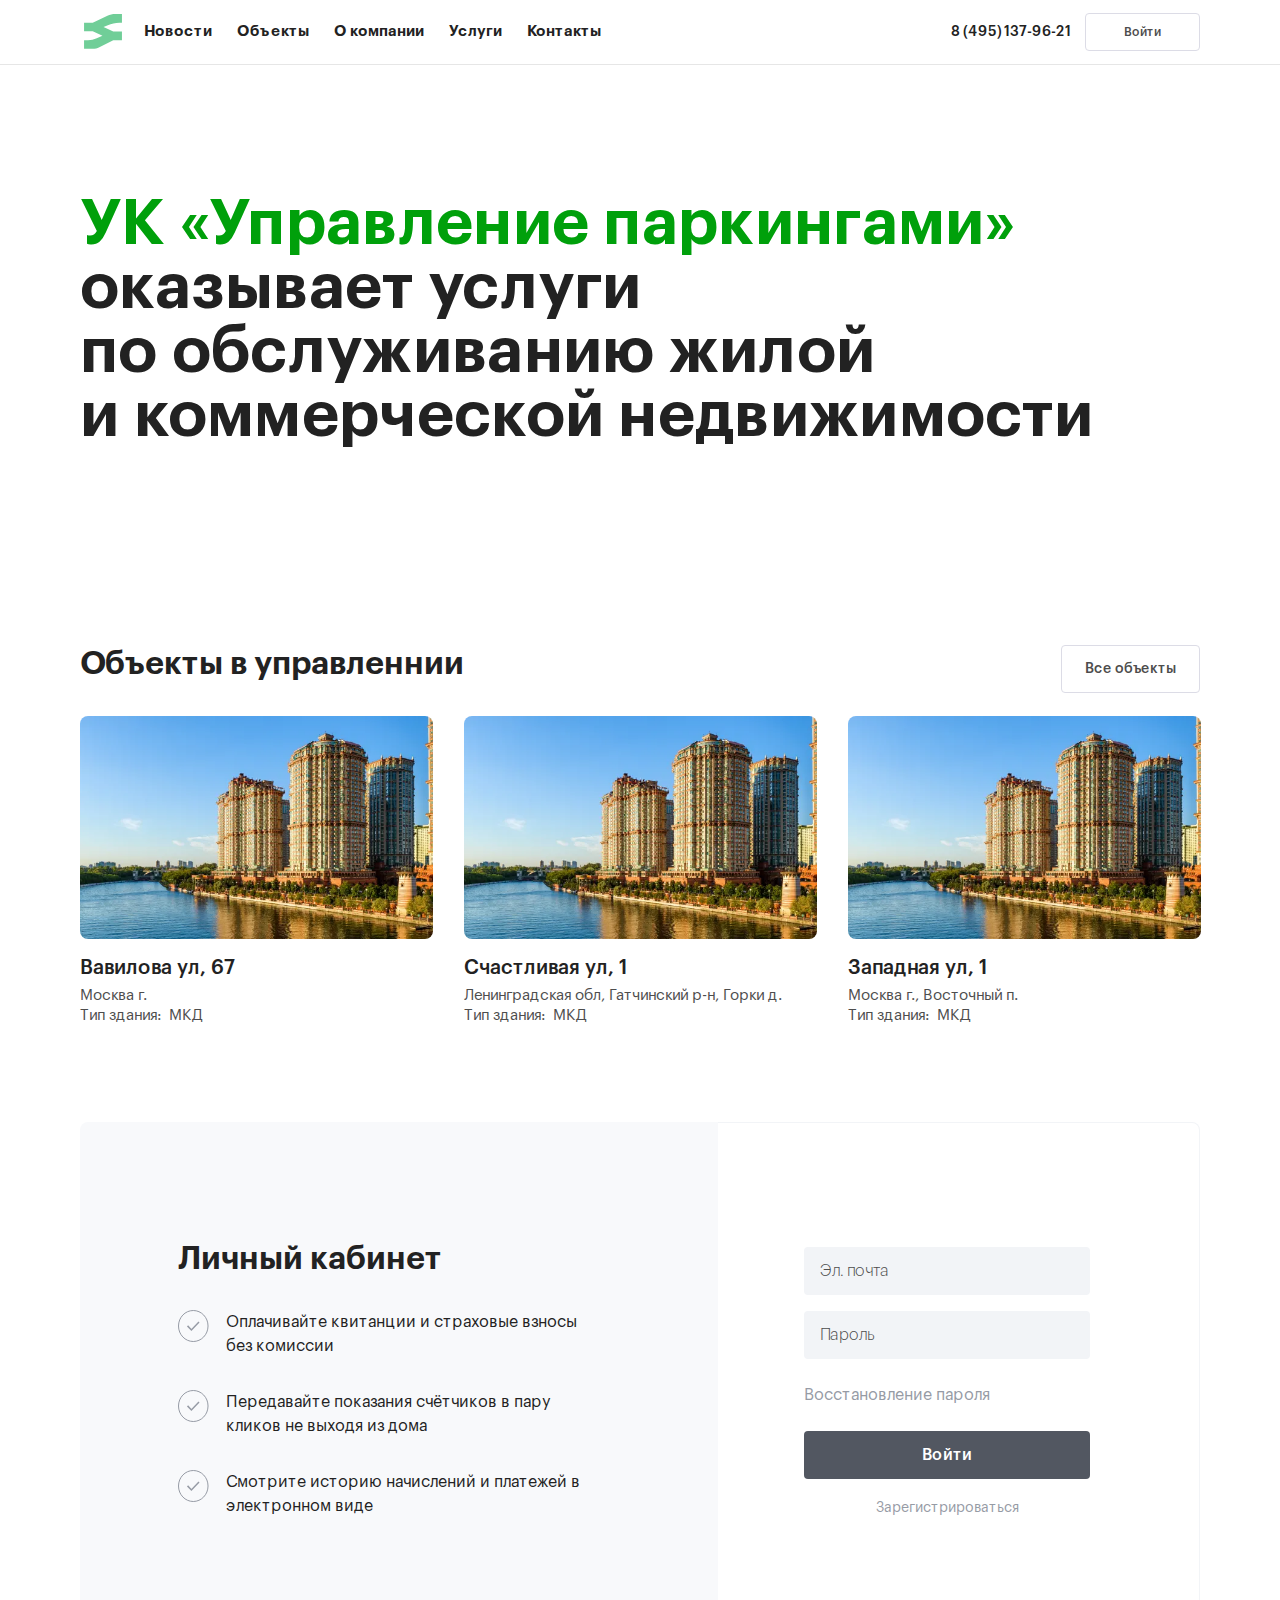
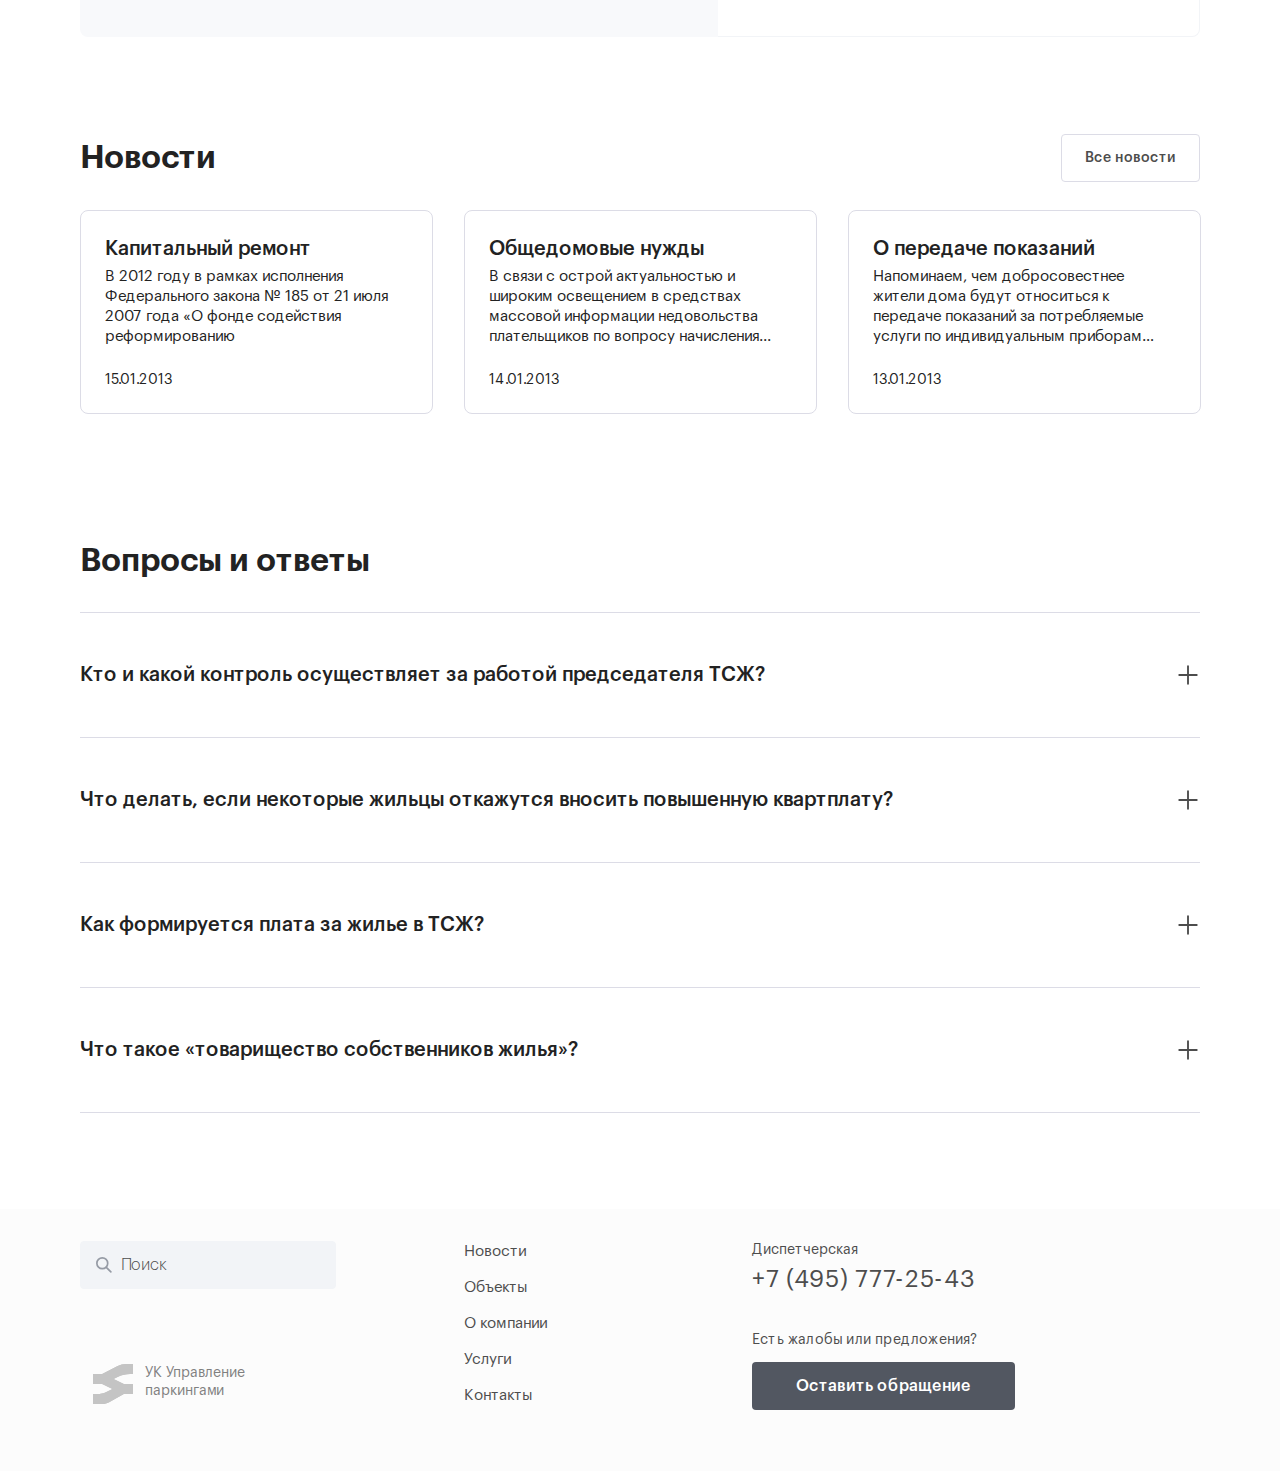
<file: index.html>
<!DOCTYPE html>
	<html>

	<head>
		<!--[if IE 6]>		<html id="section-reco_main" class="nojs ie6 ieb7 ieb8 ieb9 ieb10 split1 nosplit5 platform-PC platform-notouch"><![endif]-->
		<!--[if IE 7]>		<html id="section-reco_main" class="nojs iea6 ie7 ieb8 ieb9 ieb10 split1 nosplit5 platform-PC platform-notouch"><![endif]-->
		<!--[if IE 8]>		<html id="section-reco_main" class="nojs iea6 iea7 ie8 ieb9 ieb10 split1 nosplit5 platform-PC platform-notouch"><![endif]-->
		<!--[if IE 9]>		<html id="section-reco_main" class="nojs iea6 iea7 iea8 ie9 ieb10 split1 nosplit5 platform-PC platform-notouch"><![endif]-->
		<meta name="viewport" content="width=device-width">
		<meta name="MobileOptimized" content="320" />
		<meta name="HandheldFriendly" content="true" />
		<meta charset="utf-8">
		<meta name="viewport min-width=320px" content="min-width=320, initial-scale=1.0" />
		<link rel="stylesheet" type="text/css" href="./style.css">
		<!--[if lt IE 9]>
		<script src="//cdnjs.cloudflare.com/ajax/libs/html5shiv/r29/html5.min.js"></script>
	<![endif]-->
		<title>index</title>
	</head>

	<body>
		<header class="header">
			<div class="header__top">
				<div class="container">
					<div class="header__section header__section--left">
						<a href="/" class="header__logo" >
					<svg viewBox="0 0 27 25" fill="none" xmlns="http://www.w3.org/2000/svg">
<path d="M16.2234 1.2171C17.9276 0.415579 19.7877 0 21.671 0H26.3111V6.01376H24.4387C21.7023 6.01376 18.9974 6.59871 16.5055 7.72939L13.5244 9.08201L20.2866 12.1503H26.3111V18.164H20.2866L10.613 23.0928C9.21323 23.806 7.66449 24.1778 6.09345 24.1778H0V18.164H2.72476C4.81919 18.164 6.8902 17.7234 8.80328 16.8709L12.7867 15.0958L6.02451 12.0275H0V6.01376H6.02451L16.2234 1.2171Z"/>
</svg>


				</a>

						<nav class="header__nav header__nav--desktop">
							<ul>
								<li class="header__link">
									<a href="#">Новости</a>
								</li>
								<li class="header__link">
									<a href="#">Объекты</a>
								</li>
								<li class="header__link">
									<a href="#">О компании</a>
								</li>
								<li class="header__link">
									<a href="#">Услуги</a>
								</li>
								<li class="header__link">
									<a href="#">Контакты</a>
								</li>
							</ul>
						</nav>
					</div>
					<div class="header__section">
						<a class="header__number" href="tel:84951379621">
					8 (495) 137-96-21
				</a>
						<div class="header__user" onclick="o2.gPopup.open('_login-popup')">
							<button href="#" class="header__user-icon"><svg width="16" height="16" viewBox="0 0 16 16" fill="none" xmlns="http://www.w3.org/2000/svg">
									<circle cx="8" cy="4.5" r="2.75" stroke="#4D4D4D" stroke-width="1.5" />
									<path d="M3.38966 13.9612C2.88673 13.8979 2.78665 13.7432 2.77451 13.722C2.75629 13.6901 2.71073 13.5629 2.82497 13.2722C3.63559 11.2094 5.6476 9.75 8 9.75C10.3524 9.75 12.3644 11.2094 13.175 13.2722C13.2893 13.5629 13.2437 13.6901 13.2255 13.722C13.2134 13.7432 13.1133 13.8979 12.6103 13.9612C9.54888 14.3463 6.45112 14.3463 3.38966 13.9612Z" stroke="#4D4D4D" stroke-width="1.5" />
								</svg>
							</button>
							<button class="header__button g-button g-button--white g-button--small">Войти</button>
						</div>
						<button class="header__search">
							<svg viewBox="0 0 14 14" xmlns="http://www.w3.org/2000/svg">
								<circle cx="5.5" cy="5.5" r="4.75" stroke-width="1.5" />
								<path d="M13 13L9 9" stroke-width="1.5" stroke-linecap="round" />
							</svg>

						</button>
					</div>
				</div>
			</div>
			<nav class="header__nav header__nav--mobile">
				<div class="container">
					<ul>
						<li class="header__link">
							<a href="#">Новости</a>
						</li>
						<li class="header__link">
							<a href="#">Объекты</a>
						</li>
						<li class="header__link">
							<a href="#">О компании</a>
						</li>
						<li class="header__link">
							<a href="#">Услуги</a>
						</li>
						<li class="header__link">
							<a href="#">Контакты</a>
						</li>
					</ul>
				</div>
			</nav>
		</header>


		<div class="container page">
			<h1 class="title">
				<span class="title__company-name">УК «Управление паркингами» </span>
				<div class="title__row">оказывает услуги </div>
				<div class="title__row">по обслуживанию жилой </div>
				и коммерческой недвижимости
			</h1>

			<section class="managed-objects g-cards-list">
				<div class="g-cards-list__header">
					<h4>Объекты в управленнии</h4>
					<a href="#" class="g-cards-list__button g-cards-list__button--desktop g-button g-button--white">Все объекты</a>
				</div>
				<div class="g-cards-list__list">
					<div class="g-object-card g-cards-list__card">
						<a href="#">
				<picture>
					<source srcset="img/object-card-1.webp" type="image/webp">
					<img class="g-object-card__image" src="img/object-card-1.png" alt="House">
				</picture>
			</a>
						<h5>Вавилова ул, 67</h5>
						<span>Москва г.</span>
						<span class="g-object-card__type"><span>Тип здания:</span> МКД</span>
					</div>
					<div class="g-object-card g-cards-list__card">
						<a href="#">
				<picture>
					<source srcset="img/object-card-1.webp" type="image/webp">
					<img class="g-object-card__image" src="img/object-card-1.png" alt="House">
				</picture>
			</a>
						<h5>Счастливая ул, 1</h5>
						<span>Ленинградская обл, Гатчинский р-н, Горки д.</span>
						<span class="g-object-card__type"><span>Тип здания:</span> МКД</span>
					</div>
					<div class="g-object-card g-cards-list__card">
						<a href="#">
				<picture>
					<source srcset="img/object-card-1.webp" type="image/webp">
					<img class="g-object-card__image" src="img/object-card-1.png" alt="House">
				</picture>
			</a>
						<h5>Западная ул, 1</h5>
						<span>Москва г., Восточный п.</span>
						<span class="g-object-card__type"><span>Тип здания:</span> МКД</span>
					</div>
				</div>
				<a href="#" class="g-cards-list__button g-cards-list__button--mobile g-button g-button--white">Все объекты</a>
			</section>
			<section class="enter-banner">
				<div class="enter-banner__content">
					<h4>Личный кабинет</h4>
					<ul class="enter-banner__list g-list">
						<li>
							Оплачивайте квитанции и страховые взносы без комиссии
						</li>
						<li>
							Передавайте показания счётчиков в пару кликов не выходя из дома
						</li>
						<li>
							Смотрите историю начислений и платежей в электронном виде
						</li>
					</ul>
					<a href="#" class="enter-banner__button g-button g-button--black">Перейти к личному кабинету</a>
				</div>
				<form class="enter-banner__form g-form">
					<label class="g-input">
						<input class="g-input__input" type="text" onfocus="o2.gInput.onChange(this)" onblur="o2.gInput.onChange(this)">
						<span class="g-input__placeholder">Эл. почта</span>
						<div class="g-input__sub">Name already exist</div>
					</label>
					<label class="g-input">
						<input class="g-input__input" type="text" onfocus="o2.gInput.onChange(this)" onblur="o2.gInput.onChange(this)">
						<span class="g-input__placeholder">Пароль</span>
						<div class="g-input__sub">Name already exist</div>
					</label>
					<a href="#" class="g-form__button">Восстановление пароля</a>
					<button class="enter-banner__button g-button g-button--black">Войти</button>
					<div class="g-form__hint">
						<a href="#" class="enter-banner__link g-form__link">Зарегистрироваться</a>
					</div>
				</form>
			</section>
			<section class="news g-cards-list">
				<div class="g-cards-list__header">
					<h4>Новости</h4>
					<a href="#" class="g-cards-list__button g-cards-list__button--desktop g-button g-button--white">Все новости</a>
				</div>
				<div class="g-cards-list__list">
					<a href="#" class="g-card g-cards-list__card">
			<h5>Капитальный ремонт</h5>
			<p class="g-card__subtitle">
				В 2012 году в рамках исполнения Федерального закона № 185 от 21 июля 2007 года «О фонде содействия реформированию
			</p>
			<p class="g-card__date">15.01.2013</p>
		</a>
					<a href="#" class="g-card g-cards-list__card">
			<h5>Общедомовые нужды</h5>
			<p class="g-card__subtitle">
				В связи с острой актуальностью и широким освещением в средствах массовой информации недовольства плательщиков по вопросу начисления...
			</p>
			<p class="g-card__date">14.01.2013</p>
		</a>
					<a href="#" class="g-card g-cards-list__card">
			<h5>О передаче показаний</h5>
			<p class="g-card__subtitle">
				Напоминаем, чем добросовестнее жители дома будут относиться к передаче показаний за потребляемые услуги по индивидуальным приборам…
			</p>
			<p class="g-card__date">13.01.2013</p>
		</a>
				</div>
				<a href="#" class="g-cards-list__button g-cards-list__button--mobile g-button g-button--white">Все новости</a>
			</section>
			<section class="answers">
				<h4>Вопросы и ответы</h4>
				<div class="g-spoiler _g-spoiler">
					<div class="g-spoiler__item">
						<div class="g-spoiler__title _g-spoiler__title" onclick="o2.gSpoiler.spoilerToggle(this)">
							Кто и какой контроль осуществляет за работой председателя ТСЖ?
						</div>
						<div class="g-spoiler__list _g-spoiler__list">
							<p>
								Мы делаем проработанный проект, который позволяет получить удобный
								и красивый интерьер, подходящий лично вам
							</p>
							<p>
								Наша смета включает абсолютно всё,
								что понадобится для ремонта, а не только работы и часть материалов. Стоимост
								ёи срок исполнения работ гарантированы договором
							</p>
							<p>
								Мы берём все заботы о ремонте на себя, вам не нужно будет ездить на объект
								и заниматься закупкой и проверкой материалов. А если вы захотите проверить всё лично, мы всегда будем вам рады
								Мы используем защищённую сделку. Пока вы не приняли этап работ, мы не получим деньги.
							</p>
							<p>
								Это гарантирует вам, что все работы будут выполнены качественно
							</p>
							<p>
								Мы используем современные технологии
								в отделке. Например, механизированные штукатурку и стяжку. Это сокращает сроки ремонта и экономит бюджет
							</p>
						</div>
					</div>
					<div class="g-spoiler__item">
						<div class="g-spoiler__title _g-spoiler__title" onclick="o2.gSpoiler.spoilerToggle(this)">
							Что делать, если некоторые жильцы откажутся вносить повышенную квартплату?
						</div>
						<div class="g-spoiler__list _g-spoiler__list">
							<p>
								Мы делаем проработанный проект, который позволяет получить удобный
								и красивый интерьер, подходящий лично вам
							</p>
							<p>
								Наша смета включает абсолютно всё,
								что понадобится для ремонта, а не только работы и часть материалов. Стоимост
								ёи срок исполнения работ гарантированы договором
							</p>
							<p>
								Мы берём все заботы о ремонте на себя, вам не нужно будет ездить на объект
								и заниматься закупкой и проверкой материалов. А если вы захотите проверить всё лично, мы всегда будем вам рады
								Мы используем защищённую сделку. Пока вы не приняли этап работ, мы не получим деньги.
							</p>
							<p>
								Это гарантирует вам, что все работы будут выполнены качественно
							</p>
							<p>
								Мы используем современные технологии
								в отделке. Например, механизированные штукатурку и стяжку. Это сокращает сроки ремонта и экономит бюджет
							</p>
						</div>
					</div>
					<div class="g-spoiler__item">
						<div class="g-spoiler__title _g-spoiler__title" onclick="o2.gSpoiler.spoilerToggle(this)">
							Как формируется плата за жилье в ТСЖ?
						</div>
						<div class="g-spoiler__list _g-spoiler__list">
							<p>
								Мы делаем проработанный проект, который позволяет получить удобный
								и красивый интерьер, подходящий лично вам
							</p>
							<p>
								Наша смета включает абсолютно всё,
								что понадобится для ремонта, а не только работы и часть материалов. Стоимост
								ёи срок исполнения работ гарантированы договором
							</p>
							<p>
								Мы берём все заботы о ремонте на себя, вам не нужно будет ездить на объект
								и заниматься закупкой и проверкой материалов. А если вы захотите проверить всё лично, мы всегда будем вам рады
								Мы используем защищённую сделку. Пока вы не приняли этап работ, мы не получим деньги.
							</p>
							<p>
								Это гарантирует вам, что все работы будут выполнены качественно
							</p>
							<p>
								Мы используем современные технологии
								в отделке. Например, механизированные штукатурку и стяжку. Это сокращает сроки ремонта и экономит бюджет
							</p>
						</div>
					</div>
					<div class="g-spoiler__item">
						<div class="g-spoiler__title _g-spoiler__title" onclick="o2.gSpoiler.spoilerToggle(this)">
							Что такое «товарищество собственников жилья»?
						</div>
						<div class="g-spoiler__list _g-spoiler__list">
							<p>
								Мы делаем проработанный проект, который позволяет получить удобный
								и красивый интерьер, подходящий лично вам
							</p>
							<p>
								Наша смета включает абсолютно всё,
								что понадобится для ремонта, а не только работы и часть материалов. Стоимост
								ёи срок исполнения работ гарантированы договором
							</p>
							<p>
								Мы берём все заботы о ремонте на себя, вам не нужно будет ездить на объект
								и заниматься закупкой и проверкой материалов. А если вы захотите проверить всё лично, мы всегда будем вам рады
								Мы используем защищённую сделку. Пока вы не приняли этап работ, мы не получим деньги.
							</p>
							<p>
								Это гарантирует вам, что все работы будут выполнены качественно
							</p>
							<p>
								Мы используем современные технологии
								в отделке. Например, механизированные штукатурку и стяжку. Это сокращает сроки ремонта и экономит бюджет
							</p>
						</div>
					</div>
				</div>
			</section>
		</div>




		<footer class="footer">
			<div class="container">
				<div class="footer__section">
					<form class="search">
						<input class="search__field" type="text" placeholder="Поиск" oninput="o2.search.onChange(this)">
						<button class="search__button" type="submit"><svg viewBox="0 0 14 14" xmlns="http://www.w3.org/2000/svg">
								<circle cx="5.5" cy="5.5" r="4.75" stroke-width="1.5" />
								<path d="M13 13L9 9" stroke-width="1.5" stroke-linecap="round" />
							</svg>
						</button>
						<button class="search__button search__button--right" type="button" onclick="o2.search.clearSearchField(this)">
							<svg width="16" height="16" viewBox="0 0 16 16" fill="none" xmlns="http://www.w3.org/2000/svg">
								<path fill-rule="evenodd" clip-rule="evenodd" d="M15 1L1 15L15 1Z" stroke-width="1.5" stroke-linecap="square" />
								<path d="M1 1L15 15" stroke-width="1.5" />
							</svg>

						</button>
					</form>
					<div class="footer__copyright footer__copyright--desktop">
						<a href="/" class="footer__logo" >
						<svg viewBox="0 0 40 40" fill="none" xmlns="http://www.w3.org/2000/svg">
	<path d="M24.6639 2.01358C27.2548 0.687539 30.0826 0 32.9457 0H40V9.94924H37.1535C32.9933 9.94924 28.8812 10.917 25.0928 12.7876L20.5607 15.0254L30.8411 20.1015H40V30.0508H30.8411L16.1347 38.2049C14.0066 39.3849 11.6521 40 9.26369 40H0V30.0508H4.14237C7.32647 30.0508 10.475 29.3219 13.3834 27.9114L19.4393 24.9746L9.15888 19.8985H0V9.94924H9.15888L24.6639 2.01358Z" fill="#70CE98"/>
	<path d="M24.6639 2.01358C27.2548 0.687539 30.0826 0 32.9457 0H40V9.94924H37.1535C32.9933 9.94924 28.8812 10.917 25.0928 12.7876L20.5607 15.0254L30.8411 20.1015H40V30.0508H30.8411L16.1347 38.2049C14.0066 39.3849 11.6521 40 9.26369 40H0V30.0508H4.14237C7.32647 30.0508 10.475 29.3219 13.3834 27.9114L19.4393 24.9746L9.15888 19.8985H0V9.94924H9.15888L24.6639 2.01358Z" fill="#C4C4C4"/>
</svg>

					</a>
						<span>УК Управление паркингами</span>
					</div>
				</div>
				<nav class="footer__nav">
					<ul>
						<li class="footer__link">
							<a href="#">Новости</a>
						</li>
						<li class="footer__link">
							<a href="#">Объекты</a>
						</li>
						<li class="footer__link">
							<a href="#">О компании</a>
						</li>
						<li class="footer__link">
							<a href="#">Услуги</a>
						</li>
						<li class="footer__link">
							<a href="#">Контакты</a>
						</li>
					</ul>
				</nav>
				<div class="footer__section">
					<div class="footer__contact">
						<span>Диспетчерская</span>
						<a class="footer__number" href="tel:74957772543">+7 (495) 777-25-43 </a>
					</div>
					<div class="footer__feedback">
						<span>Есть жалобы или предложения?</span>
						<button class="g-button g-button--black" onclick="o2.gPopup.open('_feedback-popup')">Оставить обращение</button>
					</div>
				</div>
				<div class="footer__copyright footer__copyright--mobile">
					<a href="/" class="footer__logo" >
					<svg viewBox="0 0 40 40" fill="none" xmlns="http://www.w3.org/2000/svg">
	<path d="M24.6639 2.01358C27.2548 0.687539 30.0826 0 32.9457 0H40V9.94924H37.1535C32.9933 9.94924 28.8812 10.917 25.0928 12.7876L20.5607 15.0254L30.8411 20.1015H40V30.0508H30.8411L16.1347 38.2049C14.0066 39.3849 11.6521 40 9.26369 40H0V30.0508H4.14237C7.32647 30.0508 10.475 29.3219 13.3834 27.9114L19.4393 24.9746L9.15888 19.8985H0V9.94924H9.15888L24.6639 2.01358Z" fill="#70CE98"/>
	<path d="M24.6639 2.01358C27.2548 0.687539 30.0826 0 32.9457 0H40V9.94924H37.1535C32.9933 9.94924 28.8812 10.917 25.0928 12.7876L20.5607 15.0254L30.8411 20.1015H40V30.0508H30.8411L16.1347 38.2049C14.0066 39.3849 11.6521 40 9.26369 40H0V30.0508H4.14237C7.32647 30.0508 10.475 29.3219 13.3834 27.9114L19.4393 24.9746L9.15888 19.8985H0V9.94924H9.15888L24.6639 2.01358Z" fill="#C4C4C4"/>
</svg>

				</a>
					<span>УК Управление паркингами</span>
				</div>
			</div>
			<div class="g-popup _overlay"></div>
			<div style="display: none;">
				<div class="_login-popup">
					<div class="g-popup__content _popup-content">
						<div class="g-popup__header">
							<div class="g-popup__close" onclick="o2.gPopup.close()">
								<svg width="16" height="16" viewBox="0 0 16 16" fill="none" xmlns="http://www.w3.org/2000/svg">
									<path fill-rule="evenodd" clip-rule="evenodd" d="M15 1L1 15L15 1Z" stroke-width="1.5" stroke-linecap="square" />
									<path d="M1 1L15 15" stroke-width="1.5" />
								</svg>

							</div>
						</div>
						<form class="login-popup g-form g-popup__container" onsubmit="return o2.gFrom.submit(this)">
							<h2>Войти в личный кабинет</h2>
							<label class="g-input _field" data-code="email" data-call="email">
								<input class="g-input__input" type="text" onfocus="o2.gInput.onChange(this)" onblur="o2.gInput.onChange(this)">
								<span class="g-input__placeholder">Эл.почта</span>
								<div class="g-input__sub _error-msg">Name already exist</div>
							</label>
							<label class="g-input _field" data-code="password" data-call="empty">
								<input name="password" class="g-input__input" type="password" onfocus="o2.gInput.onChange(this)" onblur="o2.gInput.onChange(this)">
								<span class="g-input__placeholder">Пароль</span>
								<div class="g-input__sub _error-msg">Name already exist</div>
							</label>

							<button href="#" class="g-form__button" type="button">
								Восстановление доступа
							</button>

							<button class="g-form__submit g-button g-button--black">Войти</button>

							<div class="g-form__hint">
								<a href="#" class="g-form__link">Зарегистрироваться</a>
							</div>
						</form>
					</div>
				</div>

				<div class="_feedback-popup">
					<div class="g-popup__content _popup-content">
						<div class="g-popup__header">
							<div class="g-popup__close" onclick="o2.gPopup.close()">
								<svg width="16" height="16" viewBox="0 0 16 16" fill="none" xmlns="http://www.w3.org/2000/svg">
									<path fill-rule="evenodd" clip-rule="evenodd" d="M15 1L1 15L15 1Z" stroke-width="1.5" stroke-linecap="square" />
									<path d="M1 1L15 15" stroke-width="1.5" />
								</svg>

							</div>
						</div>
						<form class="feedback-popup g-form g-popup__container" onsubmit="return o2.gFrom.submit(this)">
							<h2>Свяжитесь с нами</h2>
							<p>Если у вас вопросы, жалобы или предложения, воспользуйтесь формой обратной связи.</p>
							<label class="g-input _field" data-call="empty">
								<input class="g-input__input feedback-popup__input feedback-popup__input--white" type="text" onfocus="o2.gInput.onChange(this)" onblur="o2.gInput.onChange(this)">
								<span class="g-input__placeholder">Сообщение</span>
								<div class="g-input__sub _error-msg">Name already exist</div>
							</label>
							<div class="g-form__row">
								<label class="g-input _field" data-call="empty">
									<input class="g-input__input" type="text" onfocus="o2.gInput.onChange(this)" onblur="o2.gInput.onChange(this)">
									<span class="g-input__placeholder">Имя</span>
									<div class="g-input__sub _error-msg">Name already exist</div>
								</label>
								<label class="g-input _field" data-call="phone">
									<input class="g-input__input _phone-mask" type="text" onfocus="o2.gInput.onChange(this)" onblur="o2.gInput.onChange(this)">
									<span class="g-input__placeholder">Телефон</span>
									<div class="g-input__sub _error-msg">Name already exist</div>
								</label>
							</div>
							<label class="g-input feedback-popup__last-input _field" data-call="email">
								<input class="g-input__input" type="text" onfocus="o2.gInput.onChange(this)" onblur="o2.gInput.onChange(this)">
								<span class="g-input__placeholder">Эл. почта</span>
								<div class="g-input__sub _error-msg">Name already exist</div>
							</label>
							<button class="g-form__submit g-button g-button--black">Отправить</button>

							<div class="g-form__hint">
								<p>Нажимая кнопку «Далее», вы подтверждаете свое согласие  на обработку персональных данных</p>
							</div>
						</form>
					</div>
				</div>

			</div>
		</footer>

		<script type="text/javascript" src="./main.min.js" defer="" async=""></script>
	</body>

	</html>
</file>
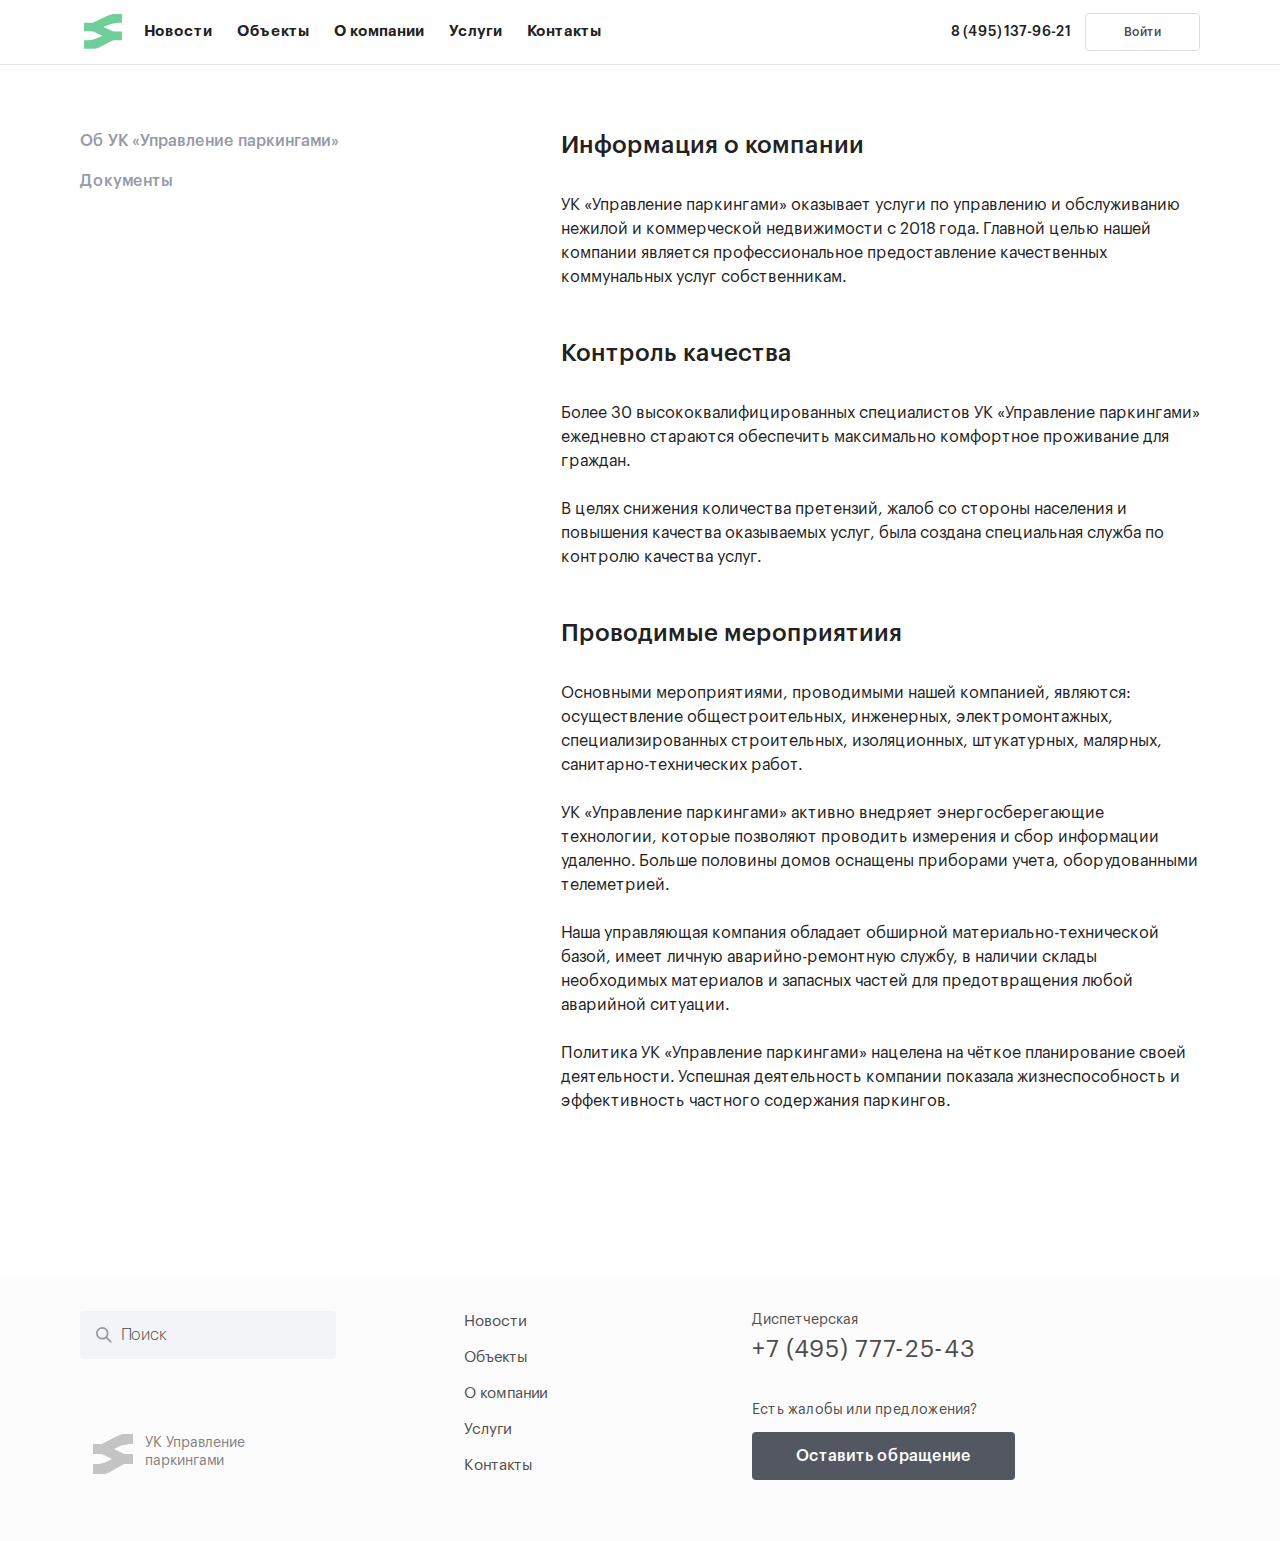
<file: about-us.html>
<!DOCTYPE html>
	<html>

	<head>
		<!--[if IE 6]>		<html id="section-reco_main" class="nojs ie6 ieb7 ieb8 ieb9 ieb10 split1 nosplit5 platform-PC platform-notouch"><![endif]-->
		<!--[if IE 7]>		<html id="section-reco_main" class="nojs iea6 ie7 ieb8 ieb9 ieb10 split1 nosplit5 platform-PC platform-notouch"><![endif]-->
		<!--[if IE 8]>		<html id="section-reco_main" class="nojs iea6 iea7 ie8 ieb9 ieb10 split1 nosplit5 platform-PC platform-notouch"><![endif]-->
		<!--[if IE 9]>		<html id="section-reco_main" class="nojs iea6 iea7 iea8 ie9 ieb10 split1 nosplit5 platform-PC platform-notouch"><![endif]-->
		<meta name="viewport" content="width=device-width">
		<meta name="MobileOptimized" content="320" />
		<meta name="HandheldFriendly" content="true" />
		<meta charset="utf-8">
		<meta name="viewport min-width=320px" content="min-width=320, initial-scale=1.0" />
		<link rel="stylesheet" type="text/css" href="./style.css">
		<!--[if lt IE 9]>
		<script src="//cdnjs.cloudflare.com/ajax/libs/html5shiv/r29/html5.min.js"></script>
	<![endif]-->
		<title>index</title>
	</head>

	<body class="about-us-layout">
		<header class="header">
			<div class="header__top">
				<div class="container">
					<div class="header__section header__section--left">
						<a href="/" class="header__logo" >
					<svg viewBox="0 0 27 25" fill="none" xmlns="http://www.w3.org/2000/svg">
<path d="M16.2234 1.2171C17.9276 0.415579 19.7877 0 21.671 0H26.3111V6.01376H24.4387C21.7023 6.01376 18.9974 6.59871 16.5055 7.72939L13.5244 9.08201L20.2866 12.1503H26.3111V18.164H20.2866L10.613 23.0928C9.21323 23.806 7.66449 24.1778 6.09345 24.1778H0V18.164H2.72476C4.81919 18.164 6.8902 17.7234 8.80328 16.8709L12.7867 15.0958L6.02451 12.0275H0V6.01376H6.02451L16.2234 1.2171Z"/>
</svg>


				</a>

						<nav class="header__nav header__nav--desktop">
							<ul>
								<li class="header__link">
									<a href="#">Новости</a>
								</li>
								<li class="header__link">
									<a href="#">Объекты</a>
								</li>
								<li class="header__link">
									<a href="#">О компании</a>
								</li>
								<li class="header__link">
									<a href="#">Услуги</a>
								</li>
								<li class="header__link">
									<a href="#">Контакты</a>
								</li>
							</ul>
						</nav>
					</div>
					<div class="header__section">
						<a class="header__number" href="tel:84951379621">
					8 (495) 137-96-21
				</a>
						<div class="header__user" onclick="o2.gPopup.open('_login-popup')">
							<button href="#" class="header__user-icon"><svg width="16" height="16" viewBox="0 0 16 16" fill="none" xmlns="http://www.w3.org/2000/svg">
									<circle cx="8" cy="4.5" r="2.75" stroke="#4D4D4D" stroke-width="1.5" />
									<path d="M3.38966 13.9612C2.88673 13.8979 2.78665 13.7432 2.77451 13.722C2.75629 13.6901 2.71073 13.5629 2.82497 13.2722C3.63559 11.2094 5.6476 9.75 8 9.75C10.3524 9.75 12.3644 11.2094 13.175 13.2722C13.2893 13.5629 13.2437 13.6901 13.2255 13.722C13.2134 13.7432 13.1133 13.8979 12.6103 13.9612C9.54888 14.3463 6.45112 14.3463 3.38966 13.9612Z" stroke="#4D4D4D" stroke-width="1.5" />
								</svg>
							</button>
							<button class="header__button g-button g-button--white g-button--small">Войти</button>
						</div>
						<button class="header__search">
							<svg viewBox="0 0 14 14" xmlns="http://www.w3.org/2000/svg">
								<circle cx="5.5" cy="5.5" r="4.75" stroke-width="1.5" />
								<path d="M13 13L9 9" stroke-width="1.5" stroke-linecap="round" />
							</svg>

						</button>
					</div>
				</div>
			</div>
			<nav class="header__nav header__nav--mobile">
				<div class="container">
					<ul>
						<li class="header__link">
							<a href="#">Новости</a>
						</li>
						<li class="header__link">
							<a href="#">Объекты</a>
						</li>
						<li class="header__link">
							<a href="#">О компании</a>
						</li>
						<li class="header__link">
							<a href="#">Услуги</a>
						</li>
						<li class="header__link">
							<a href="#">Контакты</a>
						</li>
					</ul>
				</div>
			</nav>
		</header>

		<div class="about-us-layout__page-select about-us-layout__page-select--mobile">
			<div class="g-page-select _g-page-select">
				<button class="g-page-select__button" onclick="o2.pageSelect.open()">
					Общая информация
					<div class="g-page-select__icon">
						<svg width="12" height="12" viewBox="0 0 12 12" fill="none" xmlns="http://www.w3.org/2000/svg">
							<path d="M2 4L6 8L10 4" stroke="#222222" stroke-width="1.5" stroke-linecap="round" stroke-linejoin="round" />
						</svg>

					</div>
				</button>
				<ul class="g-page-select__list _g-page-select__list">
					<li class="g-page-select__item _g-page-select-item">
						<button class="g-page-select__item-title" onclick="o2.pageSelect.showOrHidePageSublist(this)">Об УК «Управление паркингами» </button>
						<ul class="g-page-select__sublist _page-sublist">
							<li>
								<a class="g-page-select__link" href="#">
								Общая информация
							</a>
							</li>
							<li><a class="g-page-select__link" href="#">Финансово-хозяйственная деятельность</a></li>
							<li><a class="g-page-select__link" href="#">Выполняемые работы</a></li>
							<li><a class="g-page-select__link" href="#">Порядок и условия оказания услуг</a></li>
							<li><a class="g-page-select__link" href="#">Стоимость работ</a></li>
							<li><a class="g-page-select__link" href="#">Тарифы на коммунальные ресурсы</a></li>
						</ul>
					</li>
					<li class="g-page-select__item _g-page-select-item">
						<button class="g-page-select__item-title" onclick="o2.pageSelect.showOrHidePageSublist(this)">Документы</button>
						<ul class="g-page-select__sublist _page-sublist">
							<li>
								<a class="g-page-select__link" href="#">
								Общая информация
							</a>
							</li>
							<li><a class="g-page-select__link" href="#">Финансово-хозяйственная деятельность</a></li>
							<li><a class="g-page-select__link" href="#">Выполняемые работы</a></li>
							<li><a class="g-page-select__link" href="#">Порядок и условия оказания услуг</a></li>
							<li><a class="g-page-select__link" href="#">Стоимость работ</a></li>
							<li><a class="g-page-select__link" href="#">Тарифы на коммунальные ресурсы</a></li>
						</ul>
					</li>
				</ul>
				<div class="g-page-select__background"></div>
			</div>
		</div>
		<main class="container">
			<div class="about-us-layout__page-select about-us-layout__page-select--desktop">
				<div class="g-page-select _g-page-select">
					<ul class="g-page-select__list _g-page-select__list">
						<li class="g-page-select__item _g-page-select-item">
							<a class="g-page-select__link" href="#">Об УК «Управление паркингами» </a>
						</li>
						<li class="g-page-select__item _g-page-select-item">
							<button class="g-page-select__item-title" onclick="o2.pageSelect.showOrHidePageSublist(this)">Документы</button>
							<ul class="g-page-select__sublist _page-sublist">
								<li>
									<a class="g-page-select__link" href="#">
									Общая информация
								</a>
								</li>
								<li><a class="g-page-select__link" href="#">Финансово-хозяйственная деятельность</a></li>
								<li><a class="g-page-select__link" href="#">Выполняемые работы</a></li>
								<li><a class="g-page-select__link" href="#">Порядок и условия оказания услуг</a></li>
								<li><a class="g-page-select__link" href="#">Стоимость работ</a></li>
								<li><a class="g-page-select__link" href="#">Тарифы на коммунальные ресурсы</a></li>
							</ul>
						</li>
					</ul>
				</div>
			</div>
			<div>

				<div class="about-us page">
					<h4>Информация о компании</h4>
					<p class="about-us__paragraph about-us__paragraph--last">
						УК «Управление паркингами» оказывает услуги по управлению
						и обслуживанию нежилой и коммерческой недвижимости с 2018 года. Главной целью нашей компании является профессиональное предоставление качественных коммунальных услуг собственникам.
					</p>
					<h4>Контроль качества</h4>
					<p class="about-us__paragraph">
						Более 30 высококвалифицированных специалистов УК «Управление паркингами» ежедневно стараются обеспечить максимально комфортное проживание для граждан.
					</p>
					<p class="about-us__paragraph about-us__paragraph--last">
						В целях снижения количества претензий, жалоб со стороны населения
						и повышения качества оказываемых услуг, была создана специальная служба
						по контролю качества услуг.
					</p>
					<h4>
						Проводимые мероприятиия
					</h4>
					<p class="about-us__paragraph">
						Основными мероприятиями, проводимыми нашей компанией, являются: осуществление общестроительных, инженерных, электромонтажных, специализированных строительных, изоляционных, штукатурных, малярных, санитарно-технических работ.
					</p>
					<p class="about-us__paragraph">
						УК «Управление паркингами» активно внедряет энергосберегающие технологии, которые позволяют проводить измерения и сбор информации удаленно. Больше половины домов оснащены приборами учета, оборудованными телеметрией.
					</p>
					<p class="about-us__paragraph">
						Наша управляющая компания обладает обширной материально-технической базой, имеет личную аварийно-ремонтную службу, в наличии склады необходимых материалов и запасных частей для предотвращения любой аварийной ситуации.
					</p>
					<p class="about-us__paragraph about-us__paragraph--last">
						Политика УК «Управление паркингами» нацелена на чёткое планирование своей деятельности. Успешная деятельность компании показала жизнеспособность и эффективность частного содержания паркингов.
					</p>
				</div>

			</div>
		</main>



		<footer class="footer">
			<div class="container">
				<div class="footer__section">
					<form class="search">
						<input class="search__field" type="text" placeholder="Поиск" oninput="o2.search.onChange(this)">
						<button class="search__button" type="submit"><svg viewBox="0 0 14 14" xmlns="http://www.w3.org/2000/svg">
								<circle cx="5.5" cy="5.5" r="4.75" stroke-width="1.5" />
								<path d="M13 13L9 9" stroke-width="1.5" stroke-linecap="round" />
							</svg>
						</button>
						<button class="search__button search__button--right" type="button" onclick="o2.search.clearSearchField(this)">
							<svg width="16" height="16" viewBox="0 0 16 16" fill="none" xmlns="http://www.w3.org/2000/svg">
								<path fill-rule="evenodd" clip-rule="evenodd" d="M15 1L1 15L15 1Z" stroke-width="1.5" stroke-linecap="square" />
								<path d="M1 1L15 15" stroke-width="1.5" />
							</svg>

						</button>
					</form>
					<div class="footer__copyright footer__copyright--desktop">
						<a href="/" class="footer__logo" >
						<svg viewBox="0 0 40 40" fill="none" xmlns="http://www.w3.org/2000/svg">
	<path d="M24.6639 2.01358C27.2548 0.687539 30.0826 0 32.9457 0H40V9.94924H37.1535C32.9933 9.94924 28.8812 10.917 25.0928 12.7876L20.5607 15.0254L30.8411 20.1015H40V30.0508H30.8411L16.1347 38.2049C14.0066 39.3849 11.6521 40 9.26369 40H0V30.0508H4.14237C7.32647 30.0508 10.475 29.3219 13.3834 27.9114L19.4393 24.9746L9.15888 19.8985H0V9.94924H9.15888L24.6639 2.01358Z" fill="#70CE98"/>
	<path d="M24.6639 2.01358C27.2548 0.687539 30.0826 0 32.9457 0H40V9.94924H37.1535C32.9933 9.94924 28.8812 10.917 25.0928 12.7876L20.5607 15.0254L30.8411 20.1015H40V30.0508H30.8411L16.1347 38.2049C14.0066 39.3849 11.6521 40 9.26369 40H0V30.0508H4.14237C7.32647 30.0508 10.475 29.3219 13.3834 27.9114L19.4393 24.9746L9.15888 19.8985H0V9.94924H9.15888L24.6639 2.01358Z" fill="#C4C4C4"/>
</svg>

					</a>
						<span>УК Управление паркингами</span>
					</div>
				</div>
				<nav class="footer__nav">
					<ul>
						<li class="footer__link">
							<a href="#">Новости</a>
						</li>
						<li class="footer__link">
							<a href="#">Объекты</a>
						</li>
						<li class="footer__link">
							<a href="#">О компании</a>
						</li>
						<li class="footer__link">
							<a href="#">Услуги</a>
						</li>
						<li class="footer__link">
							<a href="#">Контакты</a>
						</li>
					</ul>
				</nav>
				<div class="footer__section">
					<div class="footer__contact">
						<span>Диспетчерская</span>
						<a class="footer__number" href="tel:74957772543">+7 (495) 777-25-43 </a>
					</div>
					<div class="footer__feedback">
						<span>Есть жалобы или предложения?</span>
						<button class="g-button g-button--black" onclick="o2.gPopup.open('_feedback-popup')">Оставить обращение</button>
					</div>
				</div>
				<div class="footer__copyright footer__copyright--mobile">
					<a href="/" class="footer__logo" >
					<svg viewBox="0 0 40 40" fill="none" xmlns="http://www.w3.org/2000/svg">
	<path d="M24.6639 2.01358C27.2548 0.687539 30.0826 0 32.9457 0H40V9.94924H37.1535C32.9933 9.94924 28.8812 10.917 25.0928 12.7876L20.5607 15.0254L30.8411 20.1015H40V30.0508H30.8411L16.1347 38.2049C14.0066 39.3849 11.6521 40 9.26369 40H0V30.0508H4.14237C7.32647 30.0508 10.475 29.3219 13.3834 27.9114L19.4393 24.9746L9.15888 19.8985H0V9.94924H9.15888L24.6639 2.01358Z" fill="#70CE98"/>
	<path d="M24.6639 2.01358C27.2548 0.687539 30.0826 0 32.9457 0H40V9.94924H37.1535C32.9933 9.94924 28.8812 10.917 25.0928 12.7876L20.5607 15.0254L30.8411 20.1015H40V30.0508H30.8411L16.1347 38.2049C14.0066 39.3849 11.6521 40 9.26369 40H0V30.0508H4.14237C7.32647 30.0508 10.475 29.3219 13.3834 27.9114L19.4393 24.9746L9.15888 19.8985H0V9.94924H9.15888L24.6639 2.01358Z" fill="#C4C4C4"/>
</svg>

				</a>
					<span>УК Управление паркингами</span>
				</div>
			</div>
			<div class="g-popup _overlay"></div>
			<div style="display: none;">
				<div class="_login-popup">
					<div class="g-popup__content _popup-content">
						<div class="g-popup__header">
							<div class="g-popup__close" onclick="o2.gPopup.close()">
								<svg width="16" height="16" viewBox="0 0 16 16" fill="none" xmlns="http://www.w3.org/2000/svg">
									<path fill-rule="evenodd" clip-rule="evenodd" d="M15 1L1 15L15 1Z" stroke-width="1.5" stroke-linecap="square" />
									<path d="M1 1L15 15" stroke-width="1.5" />
								</svg>

							</div>
						</div>
						<form class="login-popup g-form g-popup__container" onsubmit="return o2.gFrom.submit(this)">
							<h2>Войти в личный кабинет</h2>
							<label class="g-input _field" data-code="email" data-call="email">
								<input class="g-input__input" type="text" onfocus="o2.gInput.onChange(this)" onblur="o2.gInput.onChange(this)">
								<span class="g-input__placeholder">Эл.почта</span>
								<div class="g-input__sub _error-msg">Name already exist</div>
							</label>
							<label class="g-input _field" data-code="password" data-call="empty">
								<input name="password" class="g-input__input" type="password" onfocus="o2.gInput.onChange(this)" onblur="o2.gInput.onChange(this)">
								<span class="g-input__placeholder">Пароль</span>
								<div class="g-input__sub _error-msg">Name already exist</div>
							</label>

							<button href="#" class="g-form__button" type="button">
								Восстановление доступа
							</button>

							<button class="g-form__submit g-button g-button--black">Войти</button>

							<div class="g-form__hint">
								<a href="#" class="g-form__link">Зарегистрироваться</a>
							</div>
						</form>
					</div>
				</div>

				<div class="_feedback-popup">
					<div class="g-popup__content _popup-content">
						<div class="g-popup__header">
							<div class="g-popup__close" onclick="o2.gPopup.close()">
								<svg width="16" height="16" viewBox="0 0 16 16" fill="none" xmlns="http://www.w3.org/2000/svg">
									<path fill-rule="evenodd" clip-rule="evenodd" d="M15 1L1 15L15 1Z" stroke-width="1.5" stroke-linecap="square" />
									<path d="M1 1L15 15" stroke-width="1.5" />
								</svg>

							</div>
						</div>
						<form class="feedback-popup g-form g-popup__container" onsubmit="return o2.gFrom.submit(this)">
							<h2>Свяжитесь с нами</h2>
							<p>Если у вас вопросы, жалобы или предложения, воспользуйтесь формой обратной связи.</p>
							<label class="g-input _field" data-call="empty">
								<input class="g-input__input feedback-popup__input feedback-popup__input--white" type="text" onfocus="o2.gInput.onChange(this)" onblur="o2.gInput.onChange(this)">
								<span class="g-input__placeholder">Сообщение</span>
								<div class="g-input__sub _error-msg">Name already exist</div>
							</label>
							<div class="g-form__row">
								<label class="g-input _field" data-call="empty">
									<input class="g-input__input" type="text" onfocus="o2.gInput.onChange(this)" onblur="o2.gInput.onChange(this)">
									<span class="g-input__placeholder">Имя</span>
									<div class="g-input__sub _error-msg">Name already exist</div>
								</label>
								<label class="g-input _field" data-call="phone">
									<input class="g-input__input _phone-mask" type="text" onfocus="o2.gInput.onChange(this)" onblur="o2.gInput.onChange(this)">
									<span class="g-input__placeholder">Телефон</span>
									<div class="g-input__sub _error-msg">Name already exist</div>
								</label>
							</div>
							<label class="g-input feedback-popup__last-input _field" data-call="email">
								<input class="g-input__input" type="text" onfocus="o2.gInput.onChange(this)" onblur="o2.gInput.onChange(this)">
								<span class="g-input__placeholder">Эл. почта</span>
								<div class="g-input__sub _error-msg">Name already exist</div>
							</label>
							<button class="g-form__submit g-button g-button--black">Отправить</button>

							<div class="g-form__hint">
								<p>Нажимая кнопку «Далее», вы подтверждаете свое согласие  на обработку персональных данных</p>
							</div>
						</form>
					</div>
				</div>

			</div>
		</footer>

		<script type="text/javascript" src="./main.min.js" defer="" async=""></script>
	</body>

	</html>
</file>
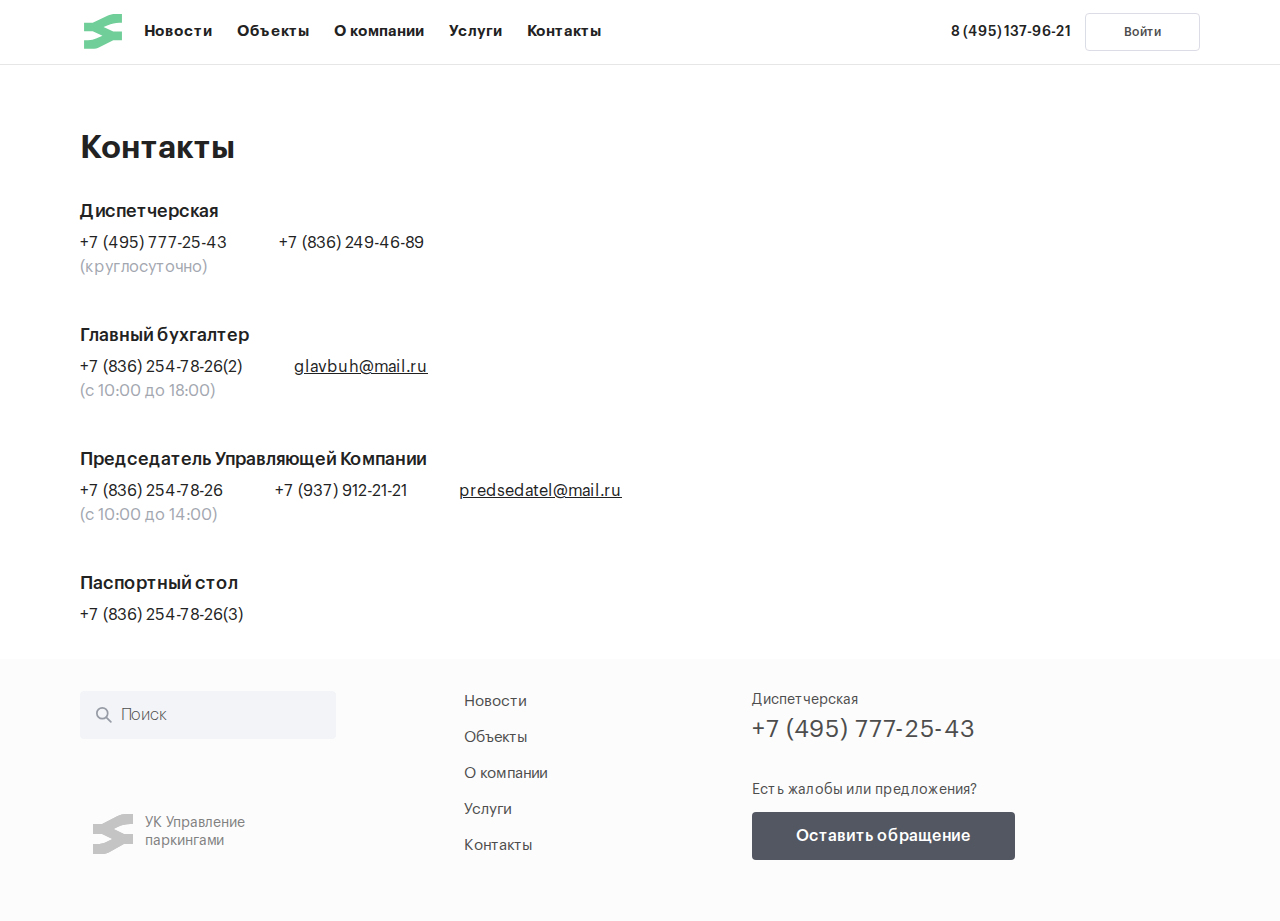
<file: contacts.html>
<!DOCTYPE html>
	<html>

	<head>
		<!--[if IE 6]>		<html id="section-reco_main" class="nojs ie6 ieb7 ieb8 ieb9 ieb10 split1 nosplit5 platform-PC platform-notouch"><![endif]-->
		<!--[if IE 7]>		<html id="section-reco_main" class="nojs iea6 ie7 ieb8 ieb9 ieb10 split1 nosplit5 platform-PC platform-notouch"><![endif]-->
		<!--[if IE 8]>		<html id="section-reco_main" class="nojs iea6 iea7 ie8 ieb9 ieb10 split1 nosplit5 platform-PC platform-notouch"><![endif]-->
		<!--[if IE 9]>		<html id="section-reco_main" class="nojs iea6 iea7 iea8 ie9 ieb10 split1 nosplit5 platform-PC platform-notouch"><![endif]-->
		<meta name="viewport" content="width=device-width">
		<meta name="MobileOptimized" content="320" />
		<meta name="HandheldFriendly" content="true" />
		<meta charset="utf-8">
		<meta name="viewport min-width=320px" content="min-width=320, initial-scale=1.0" />
		<link rel="stylesheet" type="text/css" href="./style.css">
		<!--[if lt IE 9]>
		<script src="//cdnjs.cloudflare.com/ajax/libs/html5shiv/r29/html5.min.js"></script>
	<![endif]-->
		<title>index</title>
	</head>

	<body>
		<header class="header">
			<div class="header__top">
				<div class="container">
					<div class="header__section header__section--left">
						<a href="/" class="header__logo" >
					<svg viewBox="0 0 27 25" fill="none" xmlns="http://www.w3.org/2000/svg">
<path d="M16.2234 1.2171C17.9276 0.415579 19.7877 0 21.671 0H26.3111V6.01376H24.4387C21.7023 6.01376 18.9974 6.59871 16.5055 7.72939L13.5244 9.08201L20.2866 12.1503H26.3111V18.164H20.2866L10.613 23.0928C9.21323 23.806 7.66449 24.1778 6.09345 24.1778H0V18.164H2.72476C4.81919 18.164 6.8902 17.7234 8.80328 16.8709L12.7867 15.0958L6.02451 12.0275H0V6.01376H6.02451L16.2234 1.2171Z"/>
</svg>


				</a>

						<nav class="header__nav header__nav--desktop">
							<ul>
								<li class="header__link">
									<a href="#">Новости</a>
								</li>
								<li class="header__link">
									<a href="#">Объекты</a>
								</li>
								<li class="header__link">
									<a href="#">О компании</a>
								</li>
								<li class="header__link">
									<a href="#">Услуги</a>
								</li>
								<li class="header__link">
									<a href="#">Контакты</a>
								</li>
							</ul>
						</nav>
					</div>
					<div class="header__section">
						<a class="header__number" href="tel:84951379621">
					8 (495) 137-96-21
				</a>
						<div class="header__user" onclick="o2.gPopup.open('_login-popup')">
							<button href="#" class="header__user-icon"><svg width="16" height="16" viewBox="0 0 16 16" fill="none" xmlns="http://www.w3.org/2000/svg">
									<circle cx="8" cy="4.5" r="2.75" stroke="#4D4D4D" stroke-width="1.5" />
									<path d="M3.38966 13.9612C2.88673 13.8979 2.78665 13.7432 2.77451 13.722C2.75629 13.6901 2.71073 13.5629 2.82497 13.2722C3.63559 11.2094 5.6476 9.75 8 9.75C10.3524 9.75 12.3644 11.2094 13.175 13.2722C13.2893 13.5629 13.2437 13.6901 13.2255 13.722C13.2134 13.7432 13.1133 13.8979 12.6103 13.9612C9.54888 14.3463 6.45112 14.3463 3.38966 13.9612Z" stroke="#4D4D4D" stroke-width="1.5" />
								</svg>
							</button>
							<button class="header__button g-button g-button--white g-button--small">Войти</button>
						</div>
						<button class="header__search">
							<svg viewBox="0 0 14 14" xmlns="http://www.w3.org/2000/svg">
								<circle cx="5.5" cy="5.5" r="4.75" stroke-width="1.5" />
								<path d="M13 13L9 9" stroke-width="1.5" stroke-linecap="round" />
							</svg>

						</button>
					</div>
				</div>
			</div>
			<nav class="header__nav header__nav--mobile">
				<div class="container">
					<ul>
						<li class="header__link">
							<a href="#">Новости</a>
						</li>
						<li class="header__link">
							<a href="#">Объекты</a>
						</li>
						<li class="header__link">
							<a href="#">О компании</a>
						</li>
						<li class="header__link">
							<a href="#">Услуги</a>
						</li>
						<li class="header__link">
							<a href="#">Контакты</a>
						</li>
					</ul>
				</div>
			</nav>
		</header>


		<div class="container page">
			<div class="contacts">
				<h3>Контакты</h3>
				<div class="contacts__contact">
					<div class="contacts__subtitle">Диспетчерская</div>
					<ul class="contacts__list">
						<li>
							<a class="contacts__link" href="tel:74957772543">+7 (495) 777-25-43</a>
							<div class="contacts__time">(круглосуточно)</div>
						</li>
						<li>
							<a class="contacts__link" href="tel:78362494689">+7 (836) 249-46-89</a>
						</li>
					</ul>
				</div>
				<div class="contacts__contact">
					<div class="contacts__subtitle">Главный бухгалтер</div>
					<ul class="contacts__list">
						<li>
							<a class="contacts__link" href="tel:78362547826">+7 (836) 254-78-26(2)</a>
							<div class="contacts__time">(с 10:00 до 18:00)</div>
						</li>
						<li>
							<a class="contacts__link contacts__link--mail" href="mailto:glavbuh@mail.ru">glavbuh@mail.ru</a>
						</li>
					</ul>
				</div>
				<div class="contacts__contact">
					<div class="contacts__subtitle">Председатель Управляющей Компании</div>
					<ul class="contacts__list">
						<li>
							<a class="contacts__link" href="tel:78362547826">+7 (836) 254-78-26</a>
							<div class="contacts__time">(с 10:00 до 14:00)</div>
						</li>
						<li>
							<a class="contacts__link" href="tel:79379122121">+7 (937) 912-21-21</a>
						</li>
						<li>
							<a class="contacts__link contacts__link--mail" href="mailto:predsedatel@mail.ru">predsedatel@mail.ru</a>
						</li>
					</ul>
				</div>
				<div class="contacts__contact">
					<div class="contacts__subtitle">Паспортный стол</div>
					<ul class="contacts__list">
						<li>
							<a class="contacts__link" href="tel:78362547826">+7 (836) 254-78-26(3)</a>
						</li>
					</ul>
				</div>
			</div>
		</div>




		<footer class="footer">
			<div class="container">
				<div class="footer__section">
					<form class="search">
						<input class="search__field" type="text" placeholder="Поиск" oninput="o2.search.onChange(this)">
						<button class="search__button" type="submit"><svg viewBox="0 0 14 14" xmlns="http://www.w3.org/2000/svg">
								<circle cx="5.5" cy="5.5" r="4.75" stroke-width="1.5" />
								<path d="M13 13L9 9" stroke-width="1.5" stroke-linecap="round" />
							</svg>
						</button>
						<button class="search__button search__button--right" type="button" onclick="o2.search.clearSearchField(this)">
							<svg width="16" height="16" viewBox="0 0 16 16" fill="none" xmlns="http://www.w3.org/2000/svg">
								<path fill-rule="evenodd" clip-rule="evenodd" d="M15 1L1 15L15 1Z" stroke-width="1.5" stroke-linecap="square" />
								<path d="M1 1L15 15" stroke-width="1.5" />
							</svg>

						</button>
					</form>
					<div class="footer__copyright footer__copyright--desktop">
						<a href="/" class="footer__logo" >
						<svg viewBox="0 0 40 40" fill="none" xmlns="http://www.w3.org/2000/svg">
	<path d="M24.6639 2.01358C27.2548 0.687539 30.0826 0 32.9457 0H40V9.94924H37.1535C32.9933 9.94924 28.8812 10.917 25.0928 12.7876L20.5607 15.0254L30.8411 20.1015H40V30.0508H30.8411L16.1347 38.2049C14.0066 39.3849 11.6521 40 9.26369 40H0V30.0508H4.14237C7.32647 30.0508 10.475 29.3219 13.3834 27.9114L19.4393 24.9746L9.15888 19.8985H0V9.94924H9.15888L24.6639 2.01358Z" fill="#70CE98"/>
	<path d="M24.6639 2.01358C27.2548 0.687539 30.0826 0 32.9457 0H40V9.94924H37.1535C32.9933 9.94924 28.8812 10.917 25.0928 12.7876L20.5607 15.0254L30.8411 20.1015H40V30.0508H30.8411L16.1347 38.2049C14.0066 39.3849 11.6521 40 9.26369 40H0V30.0508H4.14237C7.32647 30.0508 10.475 29.3219 13.3834 27.9114L19.4393 24.9746L9.15888 19.8985H0V9.94924H9.15888L24.6639 2.01358Z" fill="#C4C4C4"/>
</svg>

					</a>
						<span>УК Управление паркингами</span>
					</div>
				</div>
				<nav class="footer__nav">
					<ul>
						<li class="footer__link">
							<a href="#">Новости</a>
						</li>
						<li class="footer__link">
							<a href="#">Объекты</a>
						</li>
						<li class="footer__link">
							<a href="#">О компании</a>
						</li>
						<li class="footer__link">
							<a href="#">Услуги</a>
						</li>
						<li class="footer__link">
							<a href="#">Контакты</a>
						</li>
					</ul>
				</nav>
				<div class="footer__section">
					<div class="footer__contact">
						<span>Диспетчерская</span>
						<a class="footer__number" href="tel:74957772543">+7 (495) 777-25-43 </a>
					</div>
					<div class="footer__feedback">
						<span>Есть жалобы или предложения?</span>
						<button class="g-button g-button--black" onclick="o2.gPopup.open('_feedback-popup')">Оставить обращение</button>
					</div>
				</div>
				<div class="footer__copyright footer__copyright--mobile">
					<a href="/" class="footer__logo" >
					<svg viewBox="0 0 40 40" fill="none" xmlns="http://www.w3.org/2000/svg">
	<path d="M24.6639 2.01358C27.2548 0.687539 30.0826 0 32.9457 0H40V9.94924H37.1535C32.9933 9.94924 28.8812 10.917 25.0928 12.7876L20.5607 15.0254L30.8411 20.1015H40V30.0508H30.8411L16.1347 38.2049C14.0066 39.3849 11.6521 40 9.26369 40H0V30.0508H4.14237C7.32647 30.0508 10.475 29.3219 13.3834 27.9114L19.4393 24.9746L9.15888 19.8985H0V9.94924H9.15888L24.6639 2.01358Z" fill="#70CE98"/>
	<path d="M24.6639 2.01358C27.2548 0.687539 30.0826 0 32.9457 0H40V9.94924H37.1535C32.9933 9.94924 28.8812 10.917 25.0928 12.7876L20.5607 15.0254L30.8411 20.1015H40V30.0508H30.8411L16.1347 38.2049C14.0066 39.3849 11.6521 40 9.26369 40H0V30.0508H4.14237C7.32647 30.0508 10.475 29.3219 13.3834 27.9114L19.4393 24.9746L9.15888 19.8985H0V9.94924H9.15888L24.6639 2.01358Z" fill="#C4C4C4"/>
</svg>

				</a>
					<span>УК Управление паркингами</span>
				</div>
			</div>
			<div class="g-popup _overlay"></div>
			<div style="display: none;">
				<div class="_login-popup">
					<div class="g-popup__content _popup-content">
						<div class="g-popup__header">
							<div class="g-popup__close" onclick="o2.gPopup.close()">
								<svg width="16" height="16" viewBox="0 0 16 16" fill="none" xmlns="http://www.w3.org/2000/svg">
									<path fill-rule="evenodd" clip-rule="evenodd" d="M15 1L1 15L15 1Z" stroke-width="1.5" stroke-linecap="square" />
									<path d="M1 1L15 15" stroke-width="1.5" />
								</svg>

							</div>
						</div>
						<form class="login-popup g-form g-popup__container" onsubmit="return o2.gFrom.submit(this)">
							<h2>Войти в личный кабинет</h2>
							<label class="g-input _field" data-code="email" data-call="email">
								<input class="g-input__input" type="text" onfocus="o2.gInput.onChange(this)" onblur="o2.gInput.onChange(this)">
								<span class="g-input__placeholder">Эл.почта</span>
								<div class="g-input__sub _error-msg">Name already exist</div>
							</label>
							<label class="g-input _field" data-code="password" data-call="empty">
								<input name="password" class="g-input__input" type="password" onfocus="o2.gInput.onChange(this)" onblur="o2.gInput.onChange(this)">
								<span class="g-input__placeholder">Пароль</span>
								<div class="g-input__sub _error-msg">Name already exist</div>
							</label>

							<button href="#" class="g-form__button" type="button">
								Восстановление доступа
							</button>

							<button class="g-form__submit g-button g-button--black">Войти</button>

							<div class="g-form__hint">
								<a href="#" class="g-form__link">Зарегистрироваться</a>
							</div>
						</form>
					</div>
				</div>

				<div class="_feedback-popup">
					<div class="g-popup__content _popup-content">
						<div class="g-popup__header">
							<div class="g-popup__close" onclick="o2.gPopup.close()">
								<svg width="16" height="16" viewBox="0 0 16 16" fill="none" xmlns="http://www.w3.org/2000/svg">
									<path fill-rule="evenodd" clip-rule="evenodd" d="M15 1L1 15L15 1Z" stroke-width="1.5" stroke-linecap="square" />
									<path d="M1 1L15 15" stroke-width="1.5" />
								</svg>

							</div>
						</div>
						<form class="feedback-popup g-form g-popup__container" onsubmit="return o2.gFrom.submit(this)">
							<h2>Свяжитесь с нами</h2>
							<p>Если у вас вопросы, жалобы или предложения, воспользуйтесь формой обратной связи.</p>
							<label class="g-input _field" data-call="empty">
								<input class="g-input__input feedback-popup__input feedback-popup__input--white" type="text" onfocus="o2.gInput.onChange(this)" onblur="o2.gInput.onChange(this)">
								<span class="g-input__placeholder">Сообщение</span>
								<div class="g-input__sub _error-msg">Name already exist</div>
							</label>
							<div class="g-form__row">
								<label class="g-input _field" data-call="empty">
									<input class="g-input__input" type="text" onfocus="o2.gInput.onChange(this)" onblur="o2.gInput.onChange(this)">
									<span class="g-input__placeholder">Имя</span>
									<div class="g-input__sub _error-msg">Name already exist</div>
								</label>
								<label class="g-input _field" data-call="phone">
									<input class="g-input__input _phone-mask" type="text" onfocus="o2.gInput.onChange(this)" onblur="o2.gInput.onChange(this)">
									<span class="g-input__placeholder">Телефон</span>
									<div class="g-input__sub _error-msg">Name already exist</div>
								</label>
							</div>
							<label class="g-input feedback-popup__last-input _field" data-call="email">
								<input class="g-input__input" type="text" onfocus="o2.gInput.onChange(this)" onblur="o2.gInput.onChange(this)">
								<span class="g-input__placeholder">Эл. почта</span>
								<div class="g-input__sub _error-msg">Name already exist</div>
							</label>
							<button class="g-form__submit g-button g-button--black">Отправить</button>

							<div class="g-form__hint">
								<p>Нажимая кнопку «Далее», вы подтверждаете свое согласие  на обработку персональных данных</p>
							</div>
						</form>
					</div>
				</div>

			</div>
		</footer>

		<script type="text/javascript" src="./main.min.js" defer="" async=""></script>
	</body>

	</html>
</file>
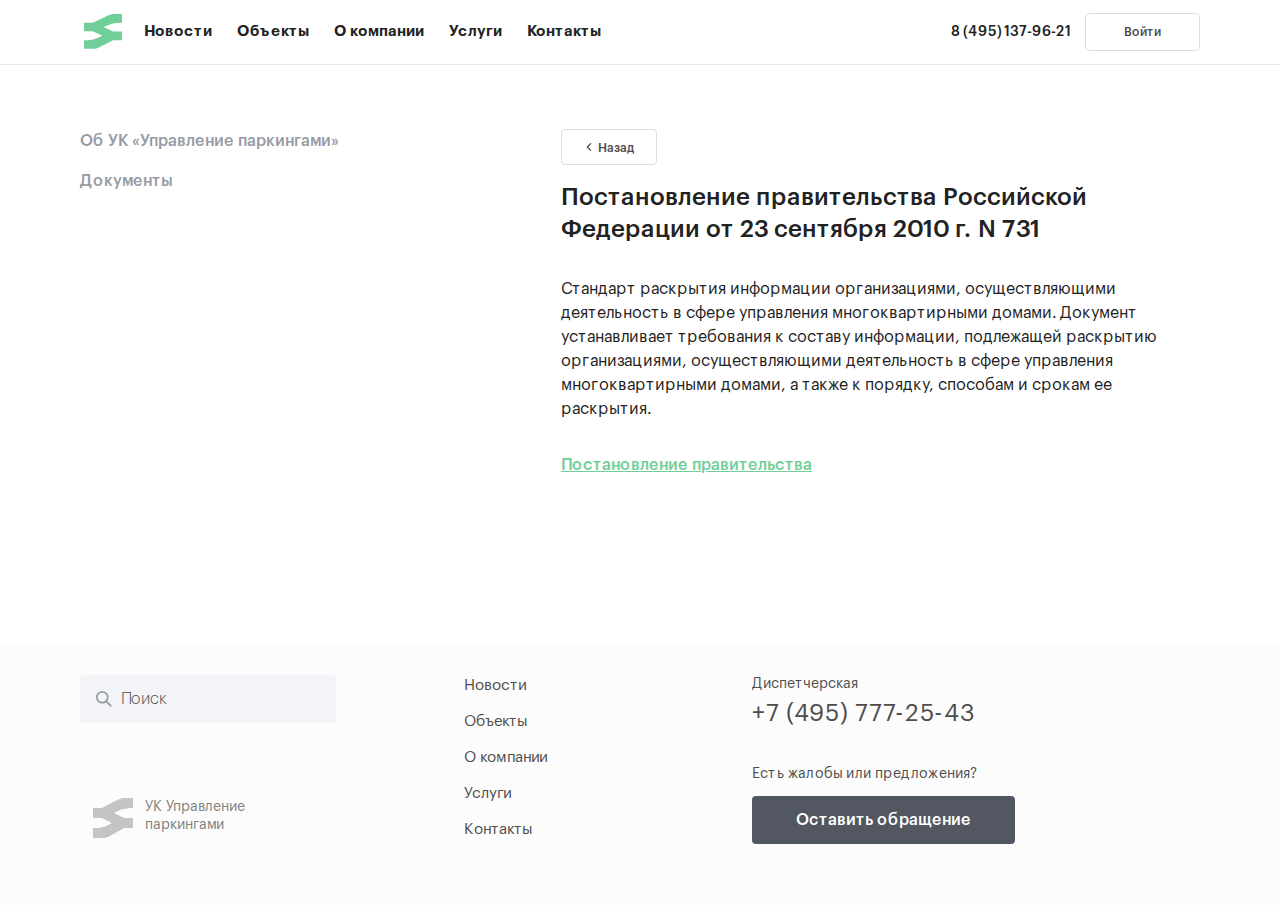
<file: docs-detail.html>
<!DOCTYPE html>
	<html>

	<head>
		<!--[if IE 6]>		<html id="section-reco_main" class="nojs ie6 ieb7 ieb8 ieb9 ieb10 split1 nosplit5 platform-PC platform-notouch"><![endif]-->
		<!--[if IE 7]>		<html id="section-reco_main" class="nojs iea6 ie7 ieb8 ieb9 ieb10 split1 nosplit5 platform-PC platform-notouch"><![endif]-->
		<!--[if IE 8]>		<html id="section-reco_main" class="nojs iea6 iea7 ie8 ieb9 ieb10 split1 nosplit5 platform-PC platform-notouch"><![endif]-->
		<!--[if IE 9]>		<html id="section-reco_main" class="nojs iea6 iea7 iea8 ie9 ieb10 split1 nosplit5 platform-PC platform-notouch"><![endif]-->
		<meta name="viewport" content="width=device-width">
		<meta name="MobileOptimized" content="320" />
		<meta name="HandheldFriendly" content="true" />
		<meta charset="utf-8">
		<meta name="viewport min-width=320px" content="min-width=320, initial-scale=1.0" />
		<link rel="stylesheet" type="text/css" href="./style.css">
		<!--[if lt IE 9]>
		<script src="//cdnjs.cloudflare.com/ajax/libs/html5shiv/r29/html5.min.js"></script>
	<![endif]-->
		<title>index</title>
	</head>

	<body class="about-us-layout">
		<header class="header">
			<div class="header__top">
				<div class="container">
					<div class="header__section header__section--left">
						<a href="/" class="header__logo" >
					<svg viewBox="0 0 27 25" fill="none" xmlns="http://www.w3.org/2000/svg">
<path d="M16.2234 1.2171C17.9276 0.415579 19.7877 0 21.671 0H26.3111V6.01376H24.4387C21.7023 6.01376 18.9974 6.59871 16.5055 7.72939L13.5244 9.08201L20.2866 12.1503H26.3111V18.164H20.2866L10.613 23.0928C9.21323 23.806 7.66449 24.1778 6.09345 24.1778H0V18.164H2.72476C4.81919 18.164 6.8902 17.7234 8.80328 16.8709L12.7867 15.0958L6.02451 12.0275H0V6.01376H6.02451L16.2234 1.2171Z"/>
</svg>


				</a>

						<nav class="header__nav header__nav--desktop">
							<ul>
								<li class="header__link">
									<a href="#">Новости</a>
								</li>
								<li class="header__link">
									<a href="#">Объекты</a>
								</li>
								<li class="header__link">
									<a href="#">О компании</a>
								</li>
								<li class="header__link">
									<a href="#">Услуги</a>
								</li>
								<li class="header__link">
									<a href="#">Контакты</a>
								</li>
							</ul>
						</nav>
					</div>
					<div class="header__section">
						<a class="header__number" href="tel:84951379621">
					8 (495) 137-96-21
				</a>
						<div class="header__user" onclick="o2.gPopup.open('_login-popup')">
							<button href="#" class="header__user-icon"><svg width="16" height="16" viewBox="0 0 16 16" fill="none" xmlns="http://www.w3.org/2000/svg">
									<circle cx="8" cy="4.5" r="2.75" stroke="#4D4D4D" stroke-width="1.5" />
									<path d="M3.38966 13.9612C2.88673 13.8979 2.78665 13.7432 2.77451 13.722C2.75629 13.6901 2.71073 13.5629 2.82497 13.2722C3.63559 11.2094 5.6476 9.75 8 9.75C10.3524 9.75 12.3644 11.2094 13.175 13.2722C13.2893 13.5629 13.2437 13.6901 13.2255 13.722C13.2134 13.7432 13.1133 13.8979 12.6103 13.9612C9.54888 14.3463 6.45112 14.3463 3.38966 13.9612Z" stroke="#4D4D4D" stroke-width="1.5" />
								</svg>
							</button>
							<button class="header__button g-button g-button--white g-button--small">Войти</button>
						</div>
						<button class="header__search">
							<svg viewBox="0 0 14 14" xmlns="http://www.w3.org/2000/svg">
								<circle cx="5.5" cy="5.5" r="4.75" stroke-width="1.5" />
								<path d="M13 13L9 9" stroke-width="1.5" stroke-linecap="round" />
							</svg>

						</button>
					</div>
				</div>
			</div>
			<nav class="header__nav header__nav--mobile">
				<div class="container">
					<ul>
						<li class="header__link">
							<a href="#">Новости</a>
						</li>
						<li class="header__link">
							<a href="#">Объекты</a>
						</li>
						<li class="header__link">
							<a href="#">О компании</a>
						</li>
						<li class="header__link">
							<a href="#">Услуги</a>
						</li>
						<li class="header__link">
							<a href="#">Контакты</a>
						</li>
					</ul>
				</div>
			</nav>
		</header>

		<div class="about-us-layout__page-select about-us-layout__page-select--mobile">
			<div class="g-page-select _g-page-select">
				<button class="g-page-select__button" onclick="o2.pageSelect.open()">
					Общая информация
					<div class="g-page-select__icon">
						<svg width="12" height="12" viewBox="0 0 12 12" fill="none" xmlns="http://www.w3.org/2000/svg">
							<path d="M2 4L6 8L10 4" stroke="#222222" stroke-width="1.5" stroke-linecap="round" stroke-linejoin="round" />
						</svg>

					</div>
				</button>
				<ul class="g-page-select__list _g-page-select__list">
					<li class="g-page-select__item _g-page-select-item">
						<button class="g-page-select__item-title" onclick="o2.pageSelect.showOrHidePageSublist(this)">Об УК «Управление паркингами» </button>
						<ul class="g-page-select__sublist _page-sublist">
							<li>
								<a class="g-page-select__link" href="#">
								Общая информация
							</a>
							</li>
							<li><a class="g-page-select__link" href="#">Финансово-хозяйственная деятельность</a></li>
							<li><a class="g-page-select__link" href="#">Выполняемые работы</a></li>
							<li><a class="g-page-select__link" href="#">Порядок и условия оказания услуг</a></li>
							<li><a class="g-page-select__link" href="#">Стоимость работ</a></li>
							<li><a class="g-page-select__link" href="#">Тарифы на коммунальные ресурсы</a></li>
						</ul>
					</li>
					<li class="g-page-select__item _g-page-select-item">
						<button class="g-page-select__item-title" onclick="o2.pageSelect.showOrHidePageSublist(this)">Документы</button>
						<ul class="g-page-select__sublist _page-sublist">
							<li>
								<a class="g-page-select__link" href="#">
								Общая информация
							</a>
							</li>
							<li><a class="g-page-select__link" href="#">Финансово-хозяйственная деятельность</a></li>
							<li><a class="g-page-select__link" href="#">Выполняемые работы</a></li>
							<li><a class="g-page-select__link" href="#">Порядок и условия оказания услуг</a></li>
							<li><a class="g-page-select__link" href="#">Стоимость работ</a></li>
							<li><a class="g-page-select__link" href="#">Тарифы на коммунальные ресурсы</a></li>
						</ul>
					</li>
				</ul>
				<div class="g-page-select__background"></div>
			</div>
		</div>
		<main class="container">
			<div class="about-us-layout__page-select about-us-layout__page-select--desktop">
				<div class="g-page-select _g-page-select">
					<ul class="g-page-select__list _g-page-select__list">
						<li class="g-page-select__item _g-page-select-item">
							<a class="g-page-select__link" href="#">Об УК «Управление паркингами» </a>
						</li>
						<li class="g-page-select__item _g-page-select-item">
							<button class="g-page-select__item-title" onclick="o2.pageSelect.showOrHidePageSublist(this)">Документы</button>
							<ul class="g-page-select__sublist _page-sublist">
								<li>
									<a class="g-page-select__link" href="#">
									Общая информация
								</a>
								</li>
								<li><a class="g-page-select__link" href="#">Финансово-хозяйственная деятельность</a></li>
								<li><a class="g-page-select__link" href="#">Выполняемые работы</a></li>
								<li><a class="g-page-select__link" href="#">Порядок и условия оказания услуг</a></li>
								<li><a class="g-page-select__link" href="#">Стоимость работ</a></li>
								<li><a class="g-page-select__link" href="#">Тарифы на коммунальные ресурсы</a></li>
							</ul>
						</li>
					</ul>
				</div>
			</div>
			<div>

				<div class="docs-detail page">
					<div class="bread-crumb">
						<a href="#" class="bread-crumb__button">
		<svg width="12" height="12" viewBox="0 0 12 12" fill="none" xmlns="http://www.w3.org/2000/svg">
	<path d="M8 10L4 6L8 2" stroke-width="1.5" stroke-linecap="round" stroke-linejoin="round"/>
</svg>

		<span>Назад</span>
	</a>
					</div>
					<h4>Постановление правительства Российской Федерации от 23 сентября 2010 г. N 731</h4>
					<p>
						Стандарт раскрытия информации организациями, осуществляющими деятельность в сфере управления многоквартирными домами.
						Документ устанавливает требования
						к составу информации, подлежащей раскрытию организациями, осуществляющими деятельность в сфере управления многоквартирными домами,
						а также к порядку, способам и срокам
						ее раскрытия.
					</p>
					<a class="docs-detail__link"href="#">Постановление правительства</a>
				</div>

			</div>
		</main>



		<footer class="footer">
			<div class="container">
				<div class="footer__section">
					<form class="search">
						<input class="search__field" type="text" placeholder="Поиск" oninput="o2.search.onChange(this)">
						<button class="search__button" type="submit"><svg viewBox="0 0 14 14" xmlns="http://www.w3.org/2000/svg">
								<circle cx="5.5" cy="5.5" r="4.75" stroke-width="1.5" />
								<path d="M13 13L9 9" stroke-width="1.5" stroke-linecap="round" />
							</svg>
						</button>
						<button class="search__button search__button--right" type="button" onclick="o2.search.clearSearchField(this)">
							<svg width="16" height="16" viewBox="0 0 16 16" fill="none" xmlns="http://www.w3.org/2000/svg">
								<path fill-rule="evenodd" clip-rule="evenodd" d="M15 1L1 15L15 1Z" stroke-width="1.5" stroke-linecap="square" />
								<path d="M1 1L15 15" stroke-width="1.5" />
							</svg>

						</button>
					</form>
					<div class="footer__copyright footer__copyright--desktop">
						<a href="/" class="footer__logo" >
						<svg viewBox="0 0 40 40" fill="none" xmlns="http://www.w3.org/2000/svg">
	<path d="M24.6639 2.01358C27.2548 0.687539 30.0826 0 32.9457 0H40V9.94924H37.1535C32.9933 9.94924 28.8812 10.917 25.0928 12.7876L20.5607 15.0254L30.8411 20.1015H40V30.0508H30.8411L16.1347 38.2049C14.0066 39.3849 11.6521 40 9.26369 40H0V30.0508H4.14237C7.32647 30.0508 10.475 29.3219 13.3834 27.9114L19.4393 24.9746L9.15888 19.8985H0V9.94924H9.15888L24.6639 2.01358Z" fill="#70CE98"/>
	<path d="M24.6639 2.01358C27.2548 0.687539 30.0826 0 32.9457 0H40V9.94924H37.1535C32.9933 9.94924 28.8812 10.917 25.0928 12.7876L20.5607 15.0254L30.8411 20.1015H40V30.0508H30.8411L16.1347 38.2049C14.0066 39.3849 11.6521 40 9.26369 40H0V30.0508H4.14237C7.32647 30.0508 10.475 29.3219 13.3834 27.9114L19.4393 24.9746L9.15888 19.8985H0V9.94924H9.15888L24.6639 2.01358Z" fill="#C4C4C4"/>
</svg>

					</a>
						<span>УК Управление паркингами</span>
					</div>
				</div>
				<nav class="footer__nav">
					<ul>
						<li class="footer__link">
							<a href="#">Новости</a>
						</li>
						<li class="footer__link">
							<a href="#">Объекты</a>
						</li>
						<li class="footer__link">
							<a href="#">О компании</a>
						</li>
						<li class="footer__link">
							<a href="#">Услуги</a>
						</li>
						<li class="footer__link">
							<a href="#">Контакты</a>
						</li>
					</ul>
				</nav>
				<div class="footer__section">
					<div class="footer__contact">
						<span>Диспетчерская</span>
						<a class="footer__number" href="tel:74957772543">+7 (495) 777-25-43 </a>
					</div>
					<div class="footer__feedback">
						<span>Есть жалобы или предложения?</span>
						<button class="g-button g-button--black" onclick="o2.gPopup.open('_feedback-popup')">Оставить обращение</button>
					</div>
				</div>
				<div class="footer__copyright footer__copyright--mobile">
					<a href="/" class="footer__logo" >
					<svg viewBox="0 0 40 40" fill="none" xmlns="http://www.w3.org/2000/svg">
	<path d="M24.6639 2.01358C27.2548 0.687539 30.0826 0 32.9457 0H40V9.94924H37.1535C32.9933 9.94924 28.8812 10.917 25.0928 12.7876L20.5607 15.0254L30.8411 20.1015H40V30.0508H30.8411L16.1347 38.2049C14.0066 39.3849 11.6521 40 9.26369 40H0V30.0508H4.14237C7.32647 30.0508 10.475 29.3219 13.3834 27.9114L19.4393 24.9746L9.15888 19.8985H0V9.94924H9.15888L24.6639 2.01358Z" fill="#70CE98"/>
	<path d="M24.6639 2.01358C27.2548 0.687539 30.0826 0 32.9457 0H40V9.94924H37.1535C32.9933 9.94924 28.8812 10.917 25.0928 12.7876L20.5607 15.0254L30.8411 20.1015H40V30.0508H30.8411L16.1347 38.2049C14.0066 39.3849 11.6521 40 9.26369 40H0V30.0508H4.14237C7.32647 30.0508 10.475 29.3219 13.3834 27.9114L19.4393 24.9746L9.15888 19.8985H0V9.94924H9.15888L24.6639 2.01358Z" fill="#C4C4C4"/>
</svg>

				</a>
					<span>УК Управление паркингами</span>
				</div>
			</div>
			<div class="g-popup _overlay"></div>
			<div style="display: none;">
				<div class="_login-popup">
					<div class="g-popup__content _popup-content">
						<div class="g-popup__header">
							<div class="g-popup__close" onclick="o2.gPopup.close()">
								<svg width="16" height="16" viewBox="0 0 16 16" fill="none" xmlns="http://www.w3.org/2000/svg">
									<path fill-rule="evenodd" clip-rule="evenodd" d="M15 1L1 15L15 1Z" stroke-width="1.5" stroke-linecap="square" />
									<path d="M1 1L15 15" stroke-width="1.5" />
								</svg>

							</div>
						</div>
						<form class="login-popup g-form g-popup__container" onsubmit="return o2.gFrom.submit(this)">
							<h2>Войти в личный кабинет</h2>
							<label class="g-input _field" data-code="email" data-call="email">
								<input class="g-input__input" type="text" onfocus="o2.gInput.onChange(this)" onblur="o2.gInput.onChange(this)">
								<span class="g-input__placeholder">Эл.почта</span>
								<div class="g-input__sub _error-msg">Name already exist</div>
							</label>
							<label class="g-input _field" data-code="password" data-call="empty">
								<input name="password" class="g-input__input" type="password" onfocus="o2.gInput.onChange(this)" onblur="o2.gInput.onChange(this)">
								<span class="g-input__placeholder">Пароль</span>
								<div class="g-input__sub _error-msg">Name already exist</div>
							</label>

							<button href="#" class="g-form__button" type="button">
								Восстановление доступа
							</button>

							<button class="g-form__submit g-button g-button--black">Войти</button>

							<div class="g-form__hint">
								<a href="#" class="g-form__link">Зарегистрироваться</a>
							</div>
						</form>
					</div>
				</div>

				<div class="_feedback-popup">
					<div class="g-popup__content _popup-content">
						<div class="g-popup__header">
							<div class="g-popup__close" onclick="o2.gPopup.close()">
								<svg width="16" height="16" viewBox="0 0 16 16" fill="none" xmlns="http://www.w3.org/2000/svg">
									<path fill-rule="evenodd" clip-rule="evenodd" d="M15 1L1 15L15 1Z" stroke-width="1.5" stroke-linecap="square" />
									<path d="M1 1L15 15" stroke-width="1.5" />
								</svg>

							</div>
						</div>
						<form class="feedback-popup g-form g-popup__container" onsubmit="return o2.gFrom.submit(this)">
							<h2>Свяжитесь с нами</h2>
							<p>Если у вас вопросы, жалобы или предложения, воспользуйтесь формой обратной связи.</p>
							<label class="g-input _field" data-call="empty">
								<input class="g-input__input feedback-popup__input feedback-popup__input--white" type="text" onfocus="o2.gInput.onChange(this)" onblur="o2.gInput.onChange(this)">
								<span class="g-input__placeholder">Сообщение</span>
								<div class="g-input__sub _error-msg">Name already exist</div>
							</label>
							<div class="g-form__row">
								<label class="g-input _field" data-call="empty">
									<input class="g-input__input" type="text" onfocus="o2.gInput.onChange(this)" onblur="o2.gInput.onChange(this)">
									<span class="g-input__placeholder">Имя</span>
									<div class="g-input__sub _error-msg">Name already exist</div>
								</label>
								<label class="g-input _field" data-call="phone">
									<input class="g-input__input _phone-mask" type="text" onfocus="o2.gInput.onChange(this)" onblur="o2.gInput.onChange(this)">
									<span class="g-input__placeholder">Телефон</span>
									<div class="g-input__sub _error-msg">Name already exist</div>
								</label>
							</div>
							<label class="g-input feedback-popup__last-input _field" data-call="email">
								<input class="g-input__input" type="text" onfocus="o2.gInput.onChange(this)" onblur="o2.gInput.onChange(this)">
								<span class="g-input__placeholder">Эл. почта</span>
								<div class="g-input__sub _error-msg">Name already exist</div>
							</label>
							<button class="g-form__submit g-button g-button--black">Отправить</button>

							<div class="g-form__hint">
								<p>Нажимая кнопку «Далее», вы подтверждаете свое согласие  на обработку персональных данных</p>
							</div>
						</form>
					</div>
				</div>

			</div>
		</footer>

		<script type="text/javascript" src="./main.min.js" defer="" async=""></script>
	</body>

	</html>
</file>
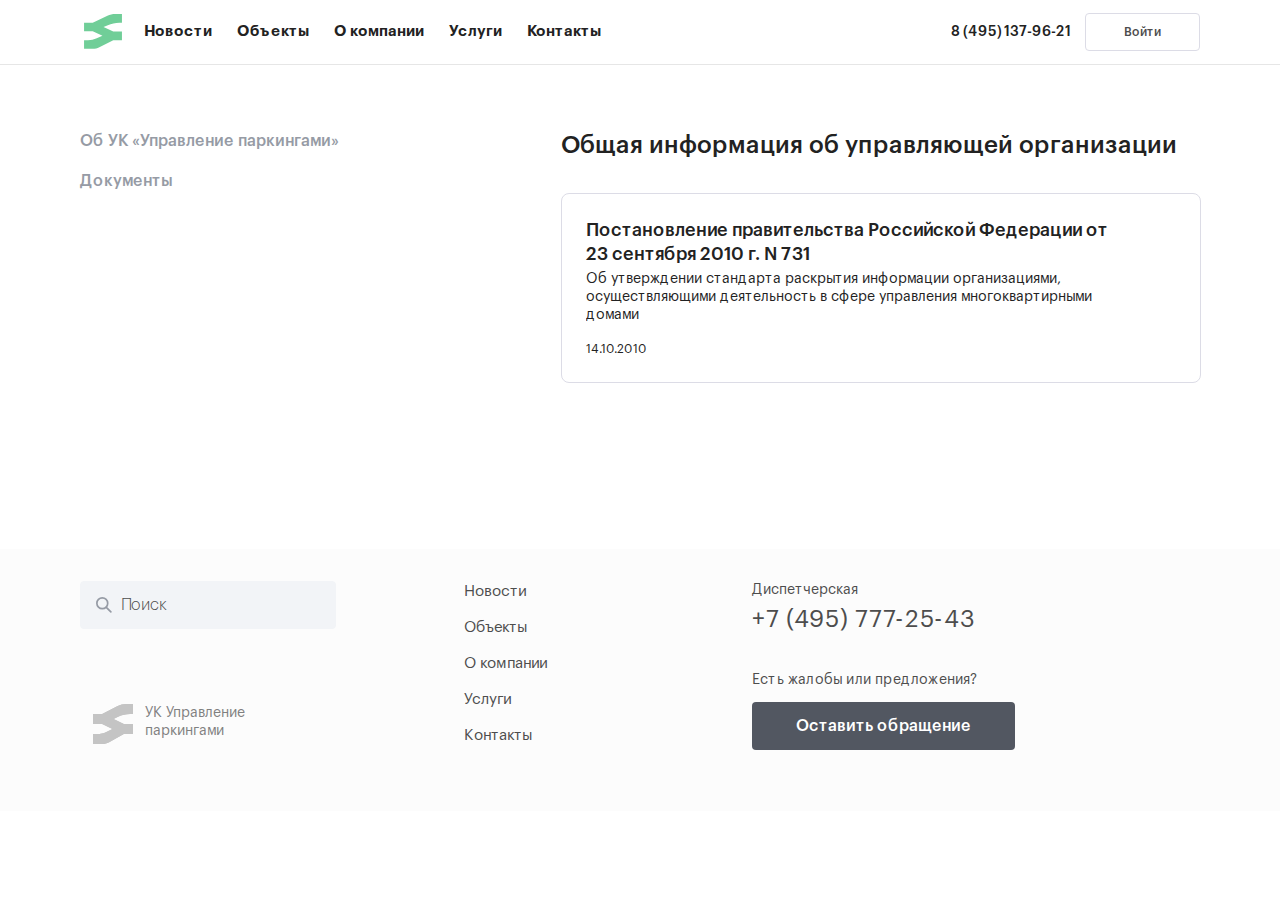
<file: docs.html>
<!DOCTYPE html>
	<html>

	<head>
		<!--[if IE 6]>		<html id="section-reco_main" class="nojs ie6 ieb7 ieb8 ieb9 ieb10 split1 nosplit5 platform-PC platform-notouch"><![endif]-->
		<!--[if IE 7]>		<html id="section-reco_main" class="nojs iea6 ie7 ieb8 ieb9 ieb10 split1 nosplit5 platform-PC platform-notouch"><![endif]-->
		<!--[if IE 8]>		<html id="section-reco_main" class="nojs iea6 iea7 ie8 ieb9 ieb10 split1 nosplit5 platform-PC platform-notouch"><![endif]-->
		<!--[if IE 9]>		<html id="section-reco_main" class="nojs iea6 iea7 iea8 ie9 ieb10 split1 nosplit5 platform-PC platform-notouch"><![endif]-->
		<meta name="viewport" content="width=device-width">
		<meta name="MobileOptimized" content="320" />
		<meta name="HandheldFriendly" content="true" />
		<meta charset="utf-8">
		<meta name="viewport min-width=320px" content="min-width=320, initial-scale=1.0" />
		<link rel="stylesheet" type="text/css" href="./style.css">
		<!--[if lt IE 9]>
		<script src="//cdnjs.cloudflare.com/ajax/libs/html5shiv/r29/html5.min.js"></script>
	<![endif]-->
		<title>index</title>
	</head>

	<body class="about-us-layout">
		<header class="header">
			<div class="header__top">
				<div class="container">
					<div class="header__section header__section--left">
						<a href="/" class="header__logo" >
					<svg viewBox="0 0 27 25" fill="none" xmlns="http://www.w3.org/2000/svg">
<path d="M16.2234 1.2171C17.9276 0.415579 19.7877 0 21.671 0H26.3111V6.01376H24.4387C21.7023 6.01376 18.9974 6.59871 16.5055 7.72939L13.5244 9.08201L20.2866 12.1503H26.3111V18.164H20.2866L10.613 23.0928C9.21323 23.806 7.66449 24.1778 6.09345 24.1778H0V18.164H2.72476C4.81919 18.164 6.8902 17.7234 8.80328 16.8709L12.7867 15.0958L6.02451 12.0275H0V6.01376H6.02451L16.2234 1.2171Z"/>
</svg>


				</a>

						<nav class="header__nav header__nav--desktop">
							<ul>
								<li class="header__link">
									<a href="#">Новости</a>
								</li>
								<li class="header__link">
									<a href="#">Объекты</a>
								</li>
								<li class="header__link">
									<a href="#">О компании</a>
								</li>
								<li class="header__link">
									<a href="#">Услуги</a>
								</li>
								<li class="header__link">
									<a href="#">Контакты</a>
								</li>
							</ul>
						</nav>
					</div>
					<div class="header__section">
						<a class="header__number" href="tel:84951379621">
					8 (495) 137-96-21
				</a>
						<div class="header__user" onclick="o2.gPopup.open('_login-popup')">
							<button href="#" class="header__user-icon"><svg width="16" height="16" viewBox="0 0 16 16" fill="none" xmlns="http://www.w3.org/2000/svg">
									<circle cx="8" cy="4.5" r="2.75" stroke="#4D4D4D" stroke-width="1.5" />
									<path d="M3.38966 13.9612C2.88673 13.8979 2.78665 13.7432 2.77451 13.722C2.75629 13.6901 2.71073 13.5629 2.82497 13.2722C3.63559 11.2094 5.6476 9.75 8 9.75C10.3524 9.75 12.3644 11.2094 13.175 13.2722C13.2893 13.5629 13.2437 13.6901 13.2255 13.722C13.2134 13.7432 13.1133 13.8979 12.6103 13.9612C9.54888 14.3463 6.45112 14.3463 3.38966 13.9612Z" stroke="#4D4D4D" stroke-width="1.5" />
								</svg>
							</button>
							<button class="header__button g-button g-button--white g-button--small">Войти</button>
						</div>
						<button class="header__search">
							<svg viewBox="0 0 14 14" xmlns="http://www.w3.org/2000/svg">
								<circle cx="5.5" cy="5.5" r="4.75" stroke-width="1.5" />
								<path d="M13 13L9 9" stroke-width="1.5" stroke-linecap="round" />
							</svg>

						</button>
					</div>
				</div>
			</div>
			<nav class="header__nav header__nav--mobile">
				<div class="container">
					<ul>
						<li class="header__link">
							<a href="#">Новости</a>
						</li>
						<li class="header__link">
							<a href="#">Объекты</a>
						</li>
						<li class="header__link">
							<a href="#">О компании</a>
						</li>
						<li class="header__link">
							<a href="#">Услуги</a>
						</li>
						<li class="header__link">
							<a href="#">Контакты</a>
						</li>
					</ul>
				</div>
			</nav>
		</header>

		<div class="about-us-layout__page-select about-us-layout__page-select--mobile">
			<div class="g-page-select _g-page-select">
				<button class="g-page-select__button" onclick="o2.pageSelect.open()">
					Общая информация
					<div class="g-page-select__icon">
						<svg width="12" height="12" viewBox="0 0 12 12" fill="none" xmlns="http://www.w3.org/2000/svg">
							<path d="M2 4L6 8L10 4" stroke="#222222" stroke-width="1.5" stroke-linecap="round" stroke-linejoin="round" />
						</svg>

					</div>
				</button>
				<ul class="g-page-select__list _g-page-select__list">
					<li class="g-page-select__item _g-page-select-item">
						<button class="g-page-select__item-title" onclick="o2.pageSelect.showOrHidePageSublist(this)">Об УК «Управление паркингами» </button>
						<ul class="g-page-select__sublist _page-sublist">
							<li>
								<a class="g-page-select__link" href="#">
								Общая информация
							</a>
							</li>
							<li><a class="g-page-select__link" href="#">Финансово-хозяйственная деятельность</a></li>
							<li><a class="g-page-select__link" href="#">Выполняемые работы</a></li>
							<li><a class="g-page-select__link" href="#">Порядок и условия оказания услуг</a></li>
							<li><a class="g-page-select__link" href="#">Стоимость работ</a></li>
							<li><a class="g-page-select__link" href="#">Тарифы на коммунальные ресурсы</a></li>
						</ul>
					</li>
					<li class="g-page-select__item _g-page-select-item">
						<button class="g-page-select__item-title" onclick="o2.pageSelect.showOrHidePageSublist(this)">Документы</button>
						<ul class="g-page-select__sublist _page-sublist">
							<li>
								<a class="g-page-select__link" href="#">
								Общая информация
							</a>
							</li>
							<li><a class="g-page-select__link" href="#">Финансово-хозяйственная деятельность</a></li>
							<li><a class="g-page-select__link" href="#">Выполняемые работы</a></li>
							<li><a class="g-page-select__link" href="#">Порядок и условия оказания услуг</a></li>
							<li><a class="g-page-select__link" href="#">Стоимость работ</a></li>
							<li><a class="g-page-select__link" href="#">Тарифы на коммунальные ресурсы</a></li>
						</ul>
					</li>
				</ul>
				<div class="g-page-select__background"></div>
			</div>
		</div>
		<main class="container">
			<div class="about-us-layout__page-select about-us-layout__page-select--desktop">
				<div class="g-page-select _g-page-select">
					<ul class="g-page-select__list _g-page-select__list">
						<li class="g-page-select__item _g-page-select-item">
							<a class="g-page-select__link" href="#">Об УК «Управление паркингами» </a>
						</li>
						<li class="g-page-select__item _g-page-select-item">
							<button class="g-page-select__item-title" onclick="o2.pageSelect.showOrHidePageSublist(this)">Документы</button>
							<ul class="g-page-select__sublist _page-sublist">
								<li>
									<a class="g-page-select__link" href="#">
									Общая информация
								</a>
								</li>
								<li><a class="g-page-select__link" href="#">Финансово-хозяйственная деятельность</a></li>
								<li><a class="g-page-select__link" href="#">Выполняемые работы</a></li>
								<li><a class="g-page-select__link" href="#">Порядок и условия оказания услуг</a></li>
								<li><a class="g-page-select__link" href="#">Стоимость работ</a></li>
								<li><a class="g-page-select__link" href="#">Тарифы на коммунальные ресурсы</a></li>
							</ul>
						</li>
					</ul>
				</div>
			</div>
			<div>

				<div class="docs page">
					<h3>Общая информация об управляющей организации</h3>
					<div class="docs__list">
						<a href="#" class="g-card">
				<h5>
					Постановление правительства Российской Федерации от 23 сентября 2010 г. N 731
				</h5>
				<p class="g-card__subtitle">
					Об утверждении стандарта раскрытия информации организациями, осуществляющими деятельность в сфере управления многоквартирными домами
				</p>
				<p class="g-card__date">14.10.2010</p>
			</a>
					</div>
				</div>

			</div>
		</main>



		<footer class="footer">
			<div class="container">
				<div class="footer__section">
					<form class="search">
						<input class="search__field" type="text" placeholder="Поиск" oninput="o2.search.onChange(this)">
						<button class="search__button" type="submit"><svg viewBox="0 0 14 14" xmlns="http://www.w3.org/2000/svg">
								<circle cx="5.5" cy="5.5" r="4.75" stroke-width="1.5" />
								<path d="M13 13L9 9" stroke-width="1.5" stroke-linecap="round" />
							</svg>
						</button>
						<button class="search__button search__button--right" type="button" onclick="o2.search.clearSearchField(this)">
							<svg width="16" height="16" viewBox="0 0 16 16" fill="none" xmlns="http://www.w3.org/2000/svg">
								<path fill-rule="evenodd" clip-rule="evenodd" d="M15 1L1 15L15 1Z" stroke-width="1.5" stroke-linecap="square" />
								<path d="M1 1L15 15" stroke-width="1.5" />
							</svg>

						</button>
					</form>
					<div class="footer__copyright footer__copyright--desktop">
						<a href="/" class="footer__logo" >
						<svg viewBox="0 0 40 40" fill="none" xmlns="http://www.w3.org/2000/svg">
	<path d="M24.6639 2.01358C27.2548 0.687539 30.0826 0 32.9457 0H40V9.94924H37.1535C32.9933 9.94924 28.8812 10.917 25.0928 12.7876L20.5607 15.0254L30.8411 20.1015H40V30.0508H30.8411L16.1347 38.2049C14.0066 39.3849 11.6521 40 9.26369 40H0V30.0508H4.14237C7.32647 30.0508 10.475 29.3219 13.3834 27.9114L19.4393 24.9746L9.15888 19.8985H0V9.94924H9.15888L24.6639 2.01358Z" fill="#70CE98"/>
	<path d="M24.6639 2.01358C27.2548 0.687539 30.0826 0 32.9457 0H40V9.94924H37.1535C32.9933 9.94924 28.8812 10.917 25.0928 12.7876L20.5607 15.0254L30.8411 20.1015H40V30.0508H30.8411L16.1347 38.2049C14.0066 39.3849 11.6521 40 9.26369 40H0V30.0508H4.14237C7.32647 30.0508 10.475 29.3219 13.3834 27.9114L19.4393 24.9746L9.15888 19.8985H0V9.94924H9.15888L24.6639 2.01358Z" fill="#C4C4C4"/>
</svg>

					</a>
						<span>УК Управление паркингами</span>
					</div>
				</div>
				<nav class="footer__nav">
					<ul>
						<li class="footer__link">
							<a href="#">Новости</a>
						</li>
						<li class="footer__link">
							<a href="#">Объекты</a>
						</li>
						<li class="footer__link">
							<a href="#">О компании</a>
						</li>
						<li class="footer__link">
							<a href="#">Услуги</a>
						</li>
						<li class="footer__link">
							<a href="#">Контакты</a>
						</li>
					</ul>
				</nav>
				<div class="footer__section">
					<div class="footer__contact">
						<span>Диспетчерская</span>
						<a class="footer__number" href="tel:74957772543">+7 (495) 777-25-43 </a>
					</div>
					<div class="footer__feedback">
						<span>Есть жалобы или предложения?</span>
						<button class="g-button g-button--black" onclick="o2.gPopup.open('_feedback-popup')">Оставить обращение</button>
					</div>
				</div>
				<div class="footer__copyright footer__copyright--mobile">
					<a href="/" class="footer__logo" >
					<svg viewBox="0 0 40 40" fill="none" xmlns="http://www.w3.org/2000/svg">
	<path d="M24.6639 2.01358C27.2548 0.687539 30.0826 0 32.9457 0H40V9.94924H37.1535C32.9933 9.94924 28.8812 10.917 25.0928 12.7876L20.5607 15.0254L30.8411 20.1015H40V30.0508H30.8411L16.1347 38.2049C14.0066 39.3849 11.6521 40 9.26369 40H0V30.0508H4.14237C7.32647 30.0508 10.475 29.3219 13.3834 27.9114L19.4393 24.9746L9.15888 19.8985H0V9.94924H9.15888L24.6639 2.01358Z" fill="#70CE98"/>
	<path d="M24.6639 2.01358C27.2548 0.687539 30.0826 0 32.9457 0H40V9.94924H37.1535C32.9933 9.94924 28.8812 10.917 25.0928 12.7876L20.5607 15.0254L30.8411 20.1015H40V30.0508H30.8411L16.1347 38.2049C14.0066 39.3849 11.6521 40 9.26369 40H0V30.0508H4.14237C7.32647 30.0508 10.475 29.3219 13.3834 27.9114L19.4393 24.9746L9.15888 19.8985H0V9.94924H9.15888L24.6639 2.01358Z" fill="#C4C4C4"/>
</svg>

				</a>
					<span>УК Управление паркингами</span>
				</div>
			</div>
			<div class="g-popup _overlay"></div>
			<div style="display: none;">
				<div class="_login-popup">
					<div class="g-popup__content _popup-content">
						<div class="g-popup__header">
							<div class="g-popup__close" onclick="o2.gPopup.close()">
								<svg width="16" height="16" viewBox="0 0 16 16" fill="none" xmlns="http://www.w3.org/2000/svg">
									<path fill-rule="evenodd" clip-rule="evenodd" d="M15 1L1 15L15 1Z" stroke-width="1.5" stroke-linecap="square" />
									<path d="M1 1L15 15" stroke-width="1.5" />
								</svg>

							</div>
						</div>
						<form class="login-popup g-form g-popup__container" onsubmit="return o2.gFrom.submit(this)">
							<h2>Войти в личный кабинет</h2>
							<label class="g-input _field" data-code="email" data-call="email">
								<input class="g-input__input" type="text" onfocus="o2.gInput.onChange(this)" onblur="o2.gInput.onChange(this)">
								<span class="g-input__placeholder">Эл.почта</span>
								<div class="g-input__sub _error-msg">Name already exist</div>
							</label>
							<label class="g-input _field" data-code="password" data-call="empty">
								<input name="password" class="g-input__input" type="password" onfocus="o2.gInput.onChange(this)" onblur="o2.gInput.onChange(this)">
								<span class="g-input__placeholder">Пароль</span>
								<div class="g-input__sub _error-msg">Name already exist</div>
							</label>

							<button href="#" class="g-form__button" type="button">
								Восстановление доступа
							</button>

							<button class="g-form__submit g-button g-button--black">Войти</button>

							<div class="g-form__hint">
								<a href="#" class="g-form__link">Зарегистрироваться</a>
							</div>
						</form>
					</div>
				</div>

				<div class="_feedback-popup">
					<div class="g-popup__content _popup-content">
						<div class="g-popup__header">
							<div class="g-popup__close" onclick="o2.gPopup.close()">
								<svg width="16" height="16" viewBox="0 0 16 16" fill="none" xmlns="http://www.w3.org/2000/svg">
									<path fill-rule="evenodd" clip-rule="evenodd" d="M15 1L1 15L15 1Z" stroke-width="1.5" stroke-linecap="square" />
									<path d="M1 1L15 15" stroke-width="1.5" />
								</svg>

							</div>
						</div>
						<form class="feedback-popup g-form g-popup__container" onsubmit="return o2.gFrom.submit(this)">
							<h2>Свяжитесь с нами</h2>
							<p>Если у вас вопросы, жалобы или предложения, воспользуйтесь формой обратной связи.</p>
							<label class="g-input _field" data-call="empty">
								<input class="g-input__input feedback-popup__input feedback-popup__input--white" type="text" onfocus="o2.gInput.onChange(this)" onblur="o2.gInput.onChange(this)">
								<span class="g-input__placeholder">Сообщение</span>
								<div class="g-input__sub _error-msg">Name already exist</div>
							</label>
							<div class="g-form__row">
								<label class="g-input _field" data-call="empty">
									<input class="g-input__input" type="text" onfocus="o2.gInput.onChange(this)" onblur="o2.gInput.onChange(this)">
									<span class="g-input__placeholder">Имя</span>
									<div class="g-input__sub _error-msg">Name already exist</div>
								</label>
								<label class="g-input _field" data-call="phone">
									<input class="g-input__input _phone-mask" type="text" onfocus="o2.gInput.onChange(this)" onblur="o2.gInput.onChange(this)">
									<span class="g-input__placeholder">Телефон</span>
									<div class="g-input__sub _error-msg">Name already exist</div>
								</label>
							</div>
							<label class="g-input feedback-popup__last-input _field" data-call="email">
								<input class="g-input__input" type="text" onfocus="o2.gInput.onChange(this)" onblur="o2.gInput.onChange(this)">
								<span class="g-input__placeholder">Эл. почта</span>
								<div class="g-input__sub _error-msg">Name already exist</div>
							</label>
							<button class="g-form__submit g-button g-button--black">Отправить</button>

							<div class="g-form__hint">
								<p>Нажимая кнопку «Далее», вы подтверждаете свое согласие  на обработку персональных данных</p>
							</div>
						</form>
					</div>
				</div>

			</div>
		</footer>

		<script type="text/javascript" src="./main.min.js" defer="" async=""></script>
	</body>

	</html>
</file>
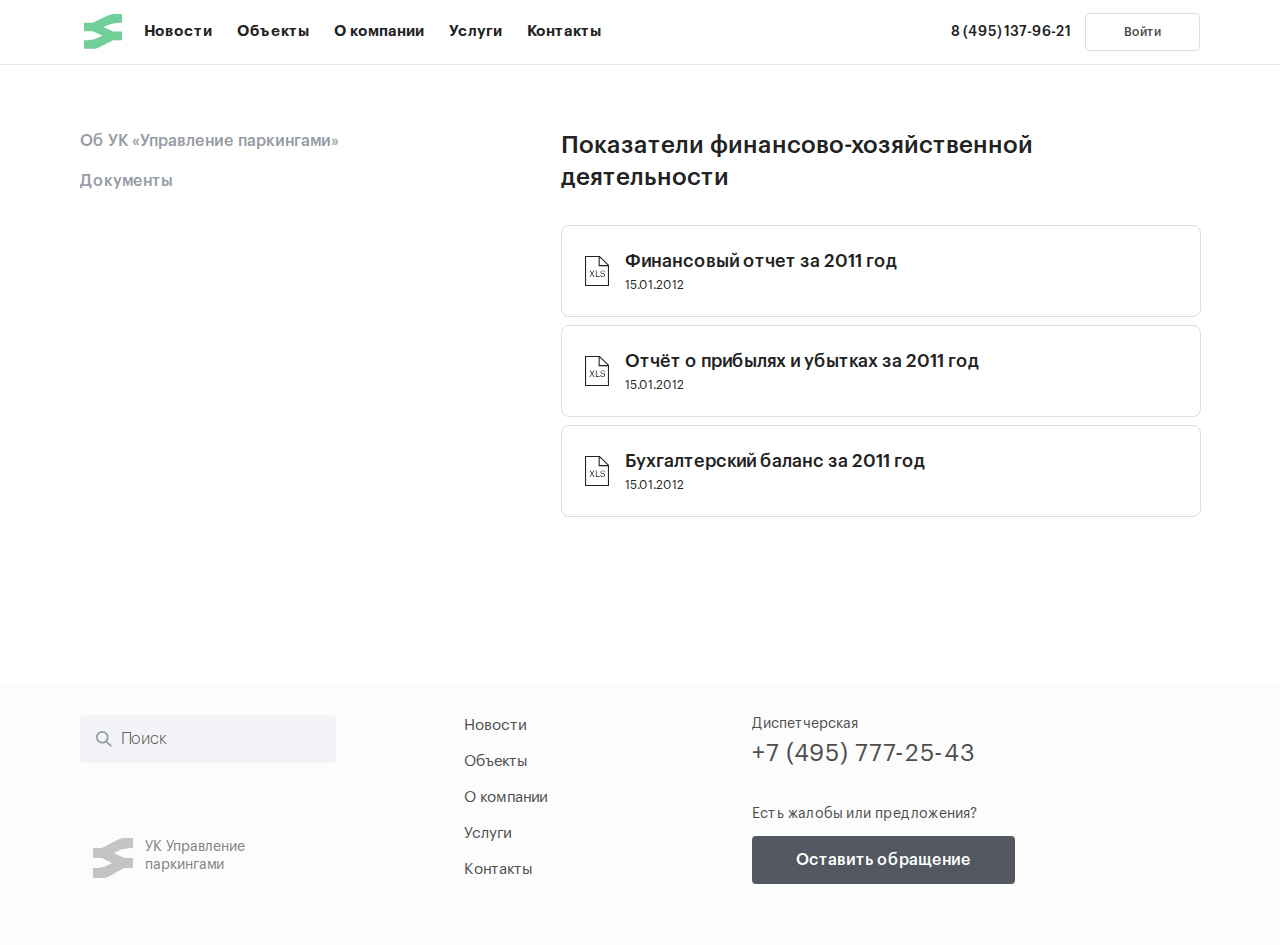
<file: files.html>
<!DOCTYPE html>
	<html>

	<head>
		<!--[if IE 6]>		<html id="section-reco_main" class="nojs ie6 ieb7 ieb8 ieb9 ieb10 split1 nosplit5 platform-PC platform-notouch"><![endif]-->
		<!--[if IE 7]>		<html id="section-reco_main" class="nojs iea6 ie7 ieb8 ieb9 ieb10 split1 nosplit5 platform-PC platform-notouch"><![endif]-->
		<!--[if IE 8]>		<html id="section-reco_main" class="nojs iea6 iea7 ie8 ieb9 ieb10 split1 nosplit5 platform-PC platform-notouch"><![endif]-->
		<!--[if IE 9]>		<html id="section-reco_main" class="nojs iea6 iea7 iea8 ie9 ieb10 split1 nosplit5 platform-PC platform-notouch"><![endif]-->
		<meta name="viewport" content="width=device-width">
		<meta name="MobileOptimized" content="320" />
		<meta name="HandheldFriendly" content="true" />
		<meta charset="utf-8">
		<meta name="viewport min-width=320px" content="min-width=320, initial-scale=1.0" />
		<link rel="stylesheet" type="text/css" href="./style.css">
		<!--[if lt IE 9]>
		<script src="//cdnjs.cloudflare.com/ajax/libs/html5shiv/r29/html5.min.js"></script>
	<![endif]-->
		<title>index</title>
	</head>

	<body class="about-us-layout">
		<header class="header">
			<div class="header__top">
				<div class="container">
					<div class="header__section header__section--left">
						<a href="/" class="header__logo" >
					<svg viewBox="0 0 27 25" fill="none" xmlns="http://www.w3.org/2000/svg">
<path d="M16.2234 1.2171C17.9276 0.415579 19.7877 0 21.671 0H26.3111V6.01376H24.4387C21.7023 6.01376 18.9974 6.59871 16.5055 7.72939L13.5244 9.08201L20.2866 12.1503H26.3111V18.164H20.2866L10.613 23.0928C9.21323 23.806 7.66449 24.1778 6.09345 24.1778H0V18.164H2.72476C4.81919 18.164 6.8902 17.7234 8.80328 16.8709L12.7867 15.0958L6.02451 12.0275H0V6.01376H6.02451L16.2234 1.2171Z"/>
</svg>


				</a>

						<nav class="header__nav header__nav--desktop">
							<ul>
								<li class="header__link">
									<a href="#">Новости</a>
								</li>
								<li class="header__link">
									<a href="#">Объекты</a>
								</li>
								<li class="header__link">
									<a href="#">О компании</a>
								</li>
								<li class="header__link">
									<a href="#">Услуги</a>
								</li>
								<li class="header__link">
									<a href="#">Контакты</a>
								</li>
							</ul>
						</nav>
					</div>
					<div class="header__section">
						<a class="header__number" href="tel:84951379621">
					8 (495) 137-96-21
				</a>
						<div class="header__user" onclick="o2.gPopup.open('_login-popup')">
							<button href="#" class="header__user-icon"><svg width="16" height="16" viewBox="0 0 16 16" fill="none" xmlns="http://www.w3.org/2000/svg">
									<circle cx="8" cy="4.5" r="2.75" stroke="#4D4D4D" stroke-width="1.5" />
									<path d="M3.38966 13.9612C2.88673 13.8979 2.78665 13.7432 2.77451 13.722C2.75629 13.6901 2.71073 13.5629 2.82497 13.2722C3.63559 11.2094 5.6476 9.75 8 9.75C10.3524 9.75 12.3644 11.2094 13.175 13.2722C13.2893 13.5629 13.2437 13.6901 13.2255 13.722C13.2134 13.7432 13.1133 13.8979 12.6103 13.9612C9.54888 14.3463 6.45112 14.3463 3.38966 13.9612Z" stroke="#4D4D4D" stroke-width="1.5" />
								</svg>
							</button>
							<button class="header__button g-button g-button--white g-button--small">Войти</button>
						</div>
						<button class="header__search">
							<svg viewBox="0 0 14 14" xmlns="http://www.w3.org/2000/svg">
								<circle cx="5.5" cy="5.5" r="4.75" stroke-width="1.5" />
								<path d="M13 13L9 9" stroke-width="1.5" stroke-linecap="round" />
							</svg>

						</button>
					</div>
				</div>
			</div>
			<nav class="header__nav header__nav--mobile">
				<div class="container">
					<ul>
						<li class="header__link">
							<a href="#">Новости</a>
						</li>
						<li class="header__link">
							<a href="#">Объекты</a>
						</li>
						<li class="header__link">
							<a href="#">О компании</a>
						</li>
						<li class="header__link">
							<a href="#">Услуги</a>
						</li>
						<li class="header__link">
							<a href="#">Контакты</a>
						</li>
					</ul>
				</div>
			</nav>
		</header>

		<div class="about-us-layout__page-select about-us-layout__page-select--mobile">
			<div class="g-page-select _g-page-select">
				<button class="g-page-select__button" onclick="o2.pageSelect.open()">
					Общая информация
					<div class="g-page-select__icon">
						<svg width="12" height="12" viewBox="0 0 12 12" fill="none" xmlns="http://www.w3.org/2000/svg">
							<path d="M2 4L6 8L10 4" stroke="#222222" stroke-width="1.5" stroke-linecap="round" stroke-linejoin="round" />
						</svg>

					</div>
				</button>
				<ul class="g-page-select__list _g-page-select__list">
					<li class="g-page-select__item _g-page-select-item">
						<button class="g-page-select__item-title" onclick="o2.pageSelect.showOrHidePageSublist(this)">Об УК «Управление паркингами» </button>
						<ul class="g-page-select__sublist _page-sublist">
							<li>
								<a class="g-page-select__link" href="#">
								Общая информация
							</a>
							</li>
							<li><a class="g-page-select__link" href="#">Финансово-хозяйственная деятельность</a></li>
							<li><a class="g-page-select__link" href="#">Выполняемые работы</a></li>
							<li><a class="g-page-select__link" href="#">Порядок и условия оказания услуг</a></li>
							<li><a class="g-page-select__link" href="#">Стоимость работ</a></li>
							<li><a class="g-page-select__link" href="#">Тарифы на коммунальные ресурсы</a></li>
						</ul>
					</li>
					<li class="g-page-select__item _g-page-select-item">
						<button class="g-page-select__item-title" onclick="o2.pageSelect.showOrHidePageSublist(this)">Документы</button>
						<ul class="g-page-select__sublist _page-sublist">
							<li>
								<a class="g-page-select__link" href="#">
								Общая информация
							</a>
							</li>
							<li><a class="g-page-select__link" href="#">Финансово-хозяйственная деятельность</a></li>
							<li><a class="g-page-select__link" href="#">Выполняемые работы</a></li>
							<li><a class="g-page-select__link" href="#">Порядок и условия оказания услуг</a></li>
							<li><a class="g-page-select__link" href="#">Стоимость работ</a></li>
							<li><a class="g-page-select__link" href="#">Тарифы на коммунальные ресурсы</a></li>
						</ul>
					</li>
				</ul>
				<div class="g-page-select__background"></div>
			</div>
		</div>
		<main class="container">
			<div class="about-us-layout__page-select about-us-layout__page-select--desktop">
				<div class="g-page-select _g-page-select">
					<ul class="g-page-select__list _g-page-select__list">
						<li class="g-page-select__item _g-page-select-item">
							<a class="g-page-select__link" href="#">Об УК «Управление паркингами» </a>
						</li>
						<li class="g-page-select__item _g-page-select-item">
							<button class="g-page-select__item-title" onclick="o2.pageSelect.showOrHidePageSublist(this)">Документы</button>
							<ul class="g-page-select__sublist _page-sublist">
								<li>
									<a class="g-page-select__link" href="#">
									Общая информация
								</a>
								</li>
								<li><a class="g-page-select__link" href="#">Финансово-хозяйственная деятельность</a></li>
								<li><a class="g-page-select__link" href="#">Выполняемые работы</a></li>
								<li><a class="g-page-select__link" href="#">Порядок и условия оказания услуг</a></li>
								<li><a class="g-page-select__link" href="#">Стоимость работ</a></li>
								<li><a class="g-page-select__link" href="#">Тарифы на коммунальные ресурсы</a></li>
							</ul>
						</li>
					</ul>
				</div>
			</div>
			<div>

				<div class="files page">
					<h4 class="files__title">Показатели финансово-хозяйственной деятельности</h4>
					<div class="files__list">
						<a href="#" class="g-card g-card--file">
				<div class="g-card__icon">
					<svg width="24" height="30" viewBox="0 0 24 30" fill="none" xmlns="http://www.w3.org/2000/svg">
	<path fill-rule="evenodd" clip-rule="evenodd" d="M24 9.10714V30H0V0H14.7273L24 9.10714ZM14.7273 1.51523V9.10714H22.4572L14.7273 1.51523ZM13.6364 1.07143H1.09091V28.9286H22.9091V10.1786H13.6364V1.07143Z" fill="#222222"/>
	<path d="M6.583 17.697L4.459 21H5.242L6.961 18.291L8.68 21H9.562L7.465 17.697L9.463 14.565H8.662L7.069 17.094L5.467 14.565H4.603L6.583 17.697ZM10.8845 14.565V21H14.6105V20.361H11.6675V14.565H10.8845ZM17.7975 21.081C19.0755 21.081 20.0205 20.262 20.0205 19.182C20.0205 17.976 19.2645 17.526 17.8335 17.31C16.5195 17.121 16.2855 16.779 16.2855 16.158C16.2855 15.546 16.7355 15.114 17.6265 15.114C18.5265 15.114 18.9855 15.438 19.1385 16.257H19.8405C19.7055 15.105 18.9225 14.484 17.6265 14.484C16.4115 14.484 15.5565 15.249 15.5565 16.23C15.5565 17.382 16.3575 17.787 17.7075 18.003C18.9315 18.192 19.2645 18.507 19.2645 19.236C19.2645 19.965 18.6255 20.451 17.7975 20.451C16.5105 20.451 16.1955 19.803 16.0965 19.038H15.3405C15.4575 20.136 16.0785 21.081 17.7975 21.081Z" fill="#222222"/>
</svg>
				</div>
				<div class="g-card__section">
					<h5>Финансовый отчет за 2011 год</h5>
					<p class="g-card__date">15.01.2012</p>
				</div>
			</a>
						<a href="#" class="g-card g-card--file">
				<div class="g-card__icon">
					<svg width="24" height="30" viewBox="0 0 24 30" fill="none" xmlns="http://www.w3.org/2000/svg">
	<path fill-rule="evenodd" clip-rule="evenodd" d="M24 9.10714V30H0V0H14.7273L24 9.10714ZM14.7273 1.51523V9.10714H22.4572L14.7273 1.51523ZM13.6364 1.07143H1.09091V28.9286H22.9091V10.1786H13.6364V1.07143Z" fill="#222222"/>
	<path d="M6.583 17.697L4.459 21H5.242L6.961 18.291L8.68 21H9.562L7.465 17.697L9.463 14.565H8.662L7.069 17.094L5.467 14.565H4.603L6.583 17.697ZM10.8845 14.565V21H14.6105V20.361H11.6675V14.565H10.8845ZM17.7975 21.081C19.0755 21.081 20.0205 20.262 20.0205 19.182C20.0205 17.976 19.2645 17.526 17.8335 17.31C16.5195 17.121 16.2855 16.779 16.2855 16.158C16.2855 15.546 16.7355 15.114 17.6265 15.114C18.5265 15.114 18.9855 15.438 19.1385 16.257H19.8405C19.7055 15.105 18.9225 14.484 17.6265 14.484C16.4115 14.484 15.5565 15.249 15.5565 16.23C15.5565 17.382 16.3575 17.787 17.7075 18.003C18.9315 18.192 19.2645 18.507 19.2645 19.236C19.2645 19.965 18.6255 20.451 17.7975 20.451C16.5105 20.451 16.1955 19.803 16.0965 19.038H15.3405C15.4575 20.136 16.0785 21.081 17.7975 21.081Z" fill="#222222"/>
</svg>
				</div>
				<div class="g-card__section">
					<h5>Отчёт о прибылях и убытках за 2011 год</h5>
					<p class="g-card__date">15.01.2012</p>
				</div>
			</a>
						<a href="#" class="g-card g-card--file">
				<div class="g-card__icon">
					<svg width="24" height="30" viewBox="0 0 24 30" fill="none" xmlns="http://www.w3.org/2000/svg">
	<path fill-rule="evenodd" clip-rule="evenodd" d="M24 9.10714V30H0V0H14.7273L24 9.10714ZM14.7273 1.51523V9.10714H22.4572L14.7273 1.51523ZM13.6364 1.07143H1.09091V28.9286H22.9091V10.1786H13.6364V1.07143Z" fill="#222222"/>
	<path d="M6.583 17.697L4.459 21H5.242L6.961 18.291L8.68 21H9.562L7.465 17.697L9.463 14.565H8.662L7.069 17.094L5.467 14.565H4.603L6.583 17.697ZM10.8845 14.565V21H14.6105V20.361H11.6675V14.565H10.8845ZM17.7975 21.081C19.0755 21.081 20.0205 20.262 20.0205 19.182C20.0205 17.976 19.2645 17.526 17.8335 17.31C16.5195 17.121 16.2855 16.779 16.2855 16.158C16.2855 15.546 16.7355 15.114 17.6265 15.114C18.5265 15.114 18.9855 15.438 19.1385 16.257H19.8405C19.7055 15.105 18.9225 14.484 17.6265 14.484C16.4115 14.484 15.5565 15.249 15.5565 16.23C15.5565 17.382 16.3575 17.787 17.7075 18.003C18.9315 18.192 19.2645 18.507 19.2645 19.236C19.2645 19.965 18.6255 20.451 17.7975 20.451C16.5105 20.451 16.1955 19.803 16.0965 19.038H15.3405C15.4575 20.136 16.0785 21.081 17.7975 21.081Z" fill="#222222"/>
</svg>
				</div>
				<div class="g-card__section">
					<h5>Бухгалтерский баланс за 2011 год</h5>
					<p class="g-card__date">15.01.2012</p>
				</div>
			</a>
					</div>
				</div>

			</div>
		</main>



		<footer class="footer">
			<div class="container">
				<div class="footer__section">
					<form class="search">
						<input class="search__field" type="text" placeholder="Поиск" oninput="o2.search.onChange(this)">
						<button class="search__button" type="submit"><svg viewBox="0 0 14 14" xmlns="http://www.w3.org/2000/svg">
								<circle cx="5.5" cy="5.5" r="4.75" stroke-width="1.5" />
								<path d="M13 13L9 9" stroke-width="1.5" stroke-linecap="round" />
							</svg>
						</button>
						<button class="search__button search__button--right" type="button" onclick="o2.search.clearSearchField(this)">
							<svg width="16" height="16" viewBox="0 0 16 16" fill="none" xmlns="http://www.w3.org/2000/svg">
								<path fill-rule="evenodd" clip-rule="evenodd" d="M15 1L1 15L15 1Z" stroke-width="1.5" stroke-linecap="square" />
								<path d="M1 1L15 15" stroke-width="1.5" />
							</svg>

						</button>
					</form>
					<div class="footer__copyright footer__copyright--desktop">
						<a href="/" class="footer__logo" >
						<svg viewBox="0 0 40 40" fill="none" xmlns="http://www.w3.org/2000/svg">
	<path d="M24.6639 2.01358C27.2548 0.687539 30.0826 0 32.9457 0H40V9.94924H37.1535C32.9933 9.94924 28.8812 10.917 25.0928 12.7876L20.5607 15.0254L30.8411 20.1015H40V30.0508H30.8411L16.1347 38.2049C14.0066 39.3849 11.6521 40 9.26369 40H0V30.0508H4.14237C7.32647 30.0508 10.475 29.3219 13.3834 27.9114L19.4393 24.9746L9.15888 19.8985H0V9.94924H9.15888L24.6639 2.01358Z" fill="#70CE98"/>
	<path d="M24.6639 2.01358C27.2548 0.687539 30.0826 0 32.9457 0H40V9.94924H37.1535C32.9933 9.94924 28.8812 10.917 25.0928 12.7876L20.5607 15.0254L30.8411 20.1015H40V30.0508H30.8411L16.1347 38.2049C14.0066 39.3849 11.6521 40 9.26369 40H0V30.0508H4.14237C7.32647 30.0508 10.475 29.3219 13.3834 27.9114L19.4393 24.9746L9.15888 19.8985H0V9.94924H9.15888L24.6639 2.01358Z" fill="#C4C4C4"/>
</svg>

					</a>
						<span>УК Управление паркингами</span>
					</div>
				</div>
				<nav class="footer__nav">
					<ul>
						<li class="footer__link">
							<a href="#">Новости</a>
						</li>
						<li class="footer__link">
							<a href="#">Объекты</a>
						</li>
						<li class="footer__link">
							<a href="#">О компании</a>
						</li>
						<li class="footer__link">
							<a href="#">Услуги</a>
						</li>
						<li class="footer__link">
							<a href="#">Контакты</a>
						</li>
					</ul>
				</nav>
				<div class="footer__section">
					<div class="footer__contact">
						<span>Диспетчерская</span>
						<a class="footer__number" href="tel:74957772543">+7 (495) 777-25-43 </a>
					</div>
					<div class="footer__feedback">
						<span>Есть жалобы или предложения?</span>
						<button class="g-button g-button--black" onclick="o2.gPopup.open('_feedback-popup')">Оставить обращение</button>
					</div>
				</div>
				<div class="footer__copyright footer__copyright--mobile">
					<a href="/" class="footer__logo" >
					<svg viewBox="0 0 40 40" fill="none" xmlns="http://www.w3.org/2000/svg">
	<path d="M24.6639 2.01358C27.2548 0.687539 30.0826 0 32.9457 0H40V9.94924H37.1535C32.9933 9.94924 28.8812 10.917 25.0928 12.7876L20.5607 15.0254L30.8411 20.1015H40V30.0508H30.8411L16.1347 38.2049C14.0066 39.3849 11.6521 40 9.26369 40H0V30.0508H4.14237C7.32647 30.0508 10.475 29.3219 13.3834 27.9114L19.4393 24.9746L9.15888 19.8985H0V9.94924H9.15888L24.6639 2.01358Z" fill="#70CE98"/>
	<path d="M24.6639 2.01358C27.2548 0.687539 30.0826 0 32.9457 0H40V9.94924H37.1535C32.9933 9.94924 28.8812 10.917 25.0928 12.7876L20.5607 15.0254L30.8411 20.1015H40V30.0508H30.8411L16.1347 38.2049C14.0066 39.3849 11.6521 40 9.26369 40H0V30.0508H4.14237C7.32647 30.0508 10.475 29.3219 13.3834 27.9114L19.4393 24.9746L9.15888 19.8985H0V9.94924H9.15888L24.6639 2.01358Z" fill="#C4C4C4"/>
</svg>

				</a>
					<span>УК Управление паркингами</span>
				</div>
			</div>
			<div class="g-popup _overlay"></div>
			<div style="display: none;">
				<div class="_login-popup">
					<div class="g-popup__content _popup-content">
						<div class="g-popup__header">
							<div class="g-popup__close" onclick="o2.gPopup.close()">
								<svg width="16" height="16" viewBox="0 0 16 16" fill="none" xmlns="http://www.w3.org/2000/svg">
									<path fill-rule="evenodd" clip-rule="evenodd" d="M15 1L1 15L15 1Z" stroke-width="1.5" stroke-linecap="square" />
									<path d="M1 1L15 15" stroke-width="1.5" />
								</svg>

							</div>
						</div>
						<form class="login-popup g-form g-popup__container" onsubmit="return o2.gFrom.submit(this)">
							<h2>Войти в личный кабинет</h2>
							<label class="g-input _field" data-code="email" data-call="email">
								<input class="g-input__input" type="text" onfocus="o2.gInput.onChange(this)" onblur="o2.gInput.onChange(this)">
								<span class="g-input__placeholder">Эл.почта</span>
								<div class="g-input__sub _error-msg">Name already exist</div>
							</label>
							<label class="g-input _field" data-code="password" data-call="empty">
								<input name="password" class="g-input__input" type="password" onfocus="o2.gInput.onChange(this)" onblur="o2.gInput.onChange(this)">
								<span class="g-input__placeholder">Пароль</span>
								<div class="g-input__sub _error-msg">Name already exist</div>
							</label>

							<button href="#" class="g-form__button" type="button">
								Восстановление доступа
							</button>

							<button class="g-form__submit g-button g-button--black">Войти</button>

							<div class="g-form__hint">
								<a href="#" class="g-form__link">Зарегистрироваться</a>
							</div>
						</form>
					</div>
				</div>

				<div class="_feedback-popup">
					<div class="g-popup__content _popup-content">
						<div class="g-popup__header">
							<div class="g-popup__close" onclick="o2.gPopup.close()">
								<svg width="16" height="16" viewBox="0 0 16 16" fill="none" xmlns="http://www.w3.org/2000/svg">
									<path fill-rule="evenodd" clip-rule="evenodd" d="M15 1L1 15L15 1Z" stroke-width="1.5" stroke-linecap="square" />
									<path d="M1 1L15 15" stroke-width="1.5" />
								</svg>

							</div>
						</div>
						<form class="feedback-popup g-form g-popup__container" onsubmit="return o2.gFrom.submit(this)">
							<h2>Свяжитесь с нами</h2>
							<p>Если у вас вопросы, жалобы или предложения, воспользуйтесь формой обратной связи.</p>
							<label class="g-input _field" data-call="empty">
								<input class="g-input__input feedback-popup__input feedback-popup__input--white" type="text" onfocus="o2.gInput.onChange(this)" onblur="o2.gInput.onChange(this)">
								<span class="g-input__placeholder">Сообщение</span>
								<div class="g-input__sub _error-msg">Name already exist</div>
							</label>
							<div class="g-form__row">
								<label class="g-input _field" data-call="empty">
									<input class="g-input__input" type="text" onfocus="o2.gInput.onChange(this)" onblur="o2.gInput.onChange(this)">
									<span class="g-input__placeholder">Имя</span>
									<div class="g-input__sub _error-msg">Name already exist</div>
								</label>
								<label class="g-input _field" data-call="phone">
									<input class="g-input__input _phone-mask" type="text" onfocus="o2.gInput.onChange(this)" onblur="o2.gInput.onChange(this)">
									<span class="g-input__placeholder">Телефон</span>
									<div class="g-input__sub _error-msg">Name already exist</div>
								</label>
							</div>
							<label class="g-input feedback-popup__last-input _field" data-call="email">
								<input class="g-input__input" type="text" onfocus="o2.gInput.onChange(this)" onblur="o2.gInput.onChange(this)">
								<span class="g-input__placeholder">Эл. почта</span>
								<div class="g-input__sub _error-msg">Name already exist</div>
							</label>
							<button class="g-form__submit g-button g-button--black">Отправить</button>

							<div class="g-form__hint">
								<p>Нажимая кнопку «Далее», вы подтверждаете свое согласие  на обработку персональных данных</p>
							</div>
						</form>
					</div>
				</div>

			</div>
		</footer>

		<script type="text/javascript" src="./main.min.js" defer="" async=""></script>
	</body>

	</html>
</file>
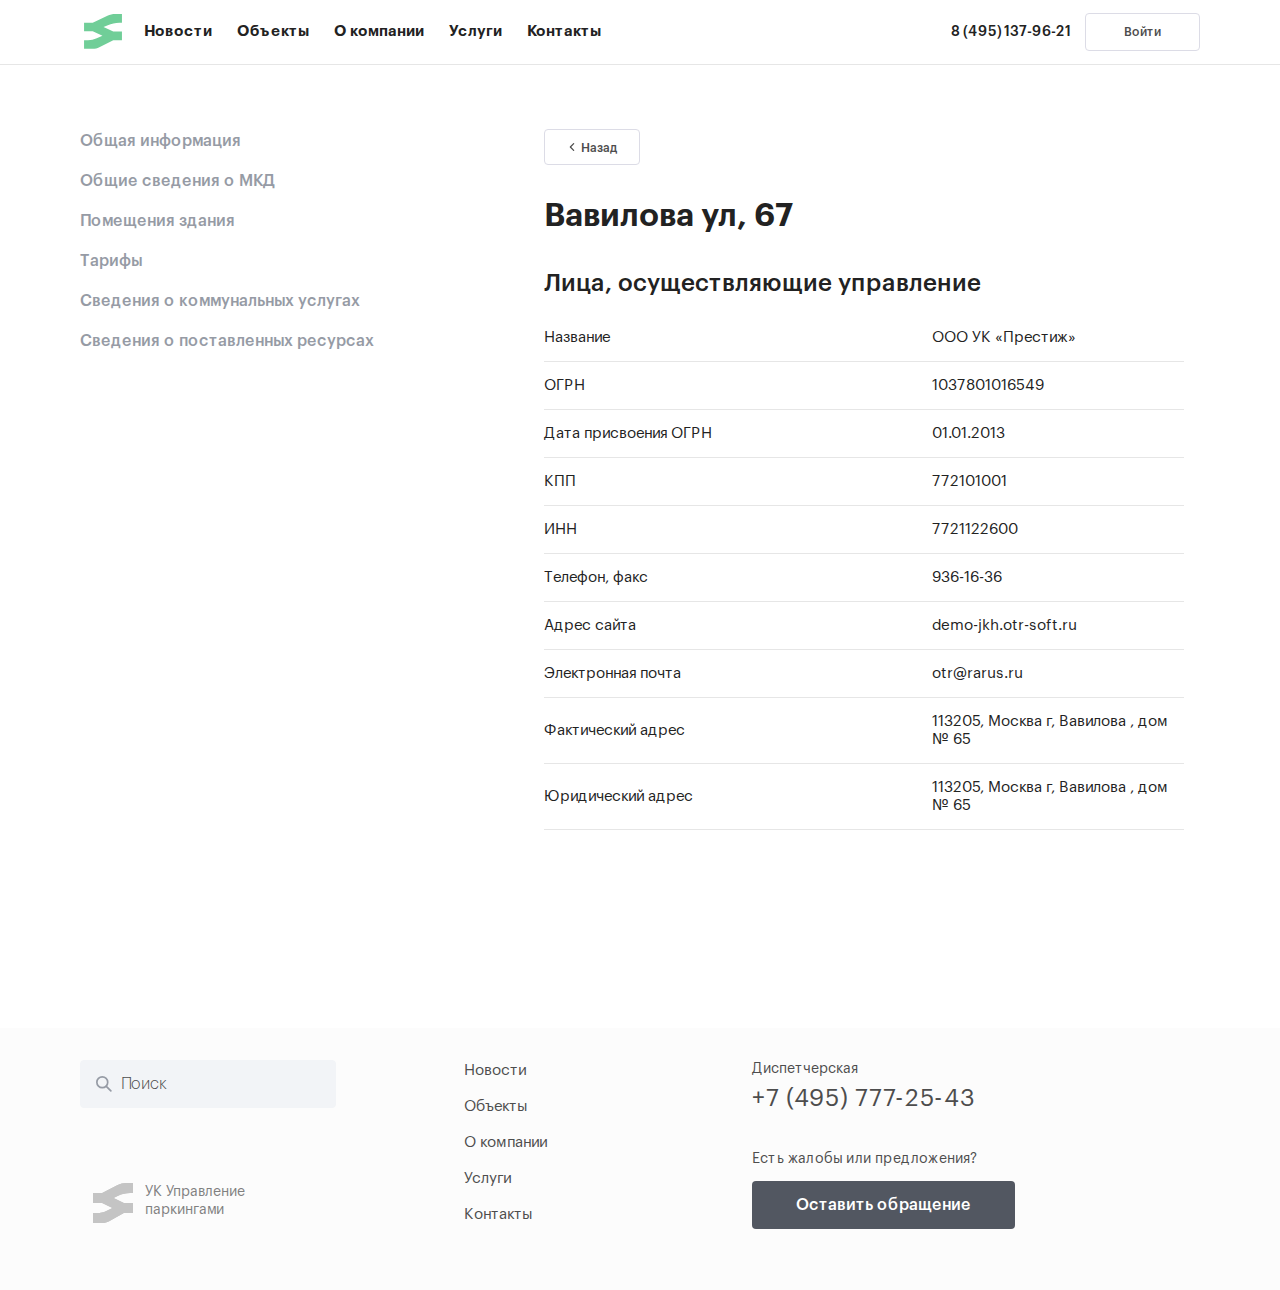
<file: management-person.html>
<!DOCTYPE html>
	<html>

	<head>
		<!--[if IE 6]>		<html id="section-reco_main" class="nojs ie6 ieb7 ieb8 ieb9 ieb10 split1 nosplit5 platform-PC platform-notouch"><![endif]-->
		<!--[if IE 7]>		<html id="section-reco_main" class="nojs iea6 ie7 ieb8 ieb9 ieb10 split1 nosplit5 platform-PC platform-notouch"><![endif]-->
		<!--[if IE 8]>		<html id="section-reco_main" class="nojs iea6 iea7 ie8 ieb9 ieb10 split1 nosplit5 platform-PC platform-notouch"><![endif]-->
		<!--[if IE 9]>		<html id="section-reco_main" class="nojs iea6 iea7 iea8 ie9 ieb10 split1 nosplit5 platform-PC platform-notouch"><![endif]-->
		<meta name="viewport" content="width=device-width">
		<meta name="MobileOptimized" content="320" />
		<meta name="HandheldFriendly" content="true" />
		<meta charset="utf-8">
		<meta name="viewport min-width=320px" content="min-width=320, initial-scale=1.0" />
		<link rel="stylesheet" type="text/css" href="./style.css">
		<!--[if lt IE 9]>
		<script src="//cdnjs.cloudflare.com/ajax/libs/html5shiv/r29/html5.min.js"></script>
	<![endif]-->
		<title>index</title>
	</head>

	<body class="information-layout">
		<header class="header">
			<div class="header__top">
				<div class="container">
					<div class="header__section header__section--left">
						<a href="/" class="header__logo" >
					<svg viewBox="0 0 27 25" fill="none" xmlns="http://www.w3.org/2000/svg">
<path d="M16.2234 1.2171C17.9276 0.415579 19.7877 0 21.671 0H26.3111V6.01376H24.4387C21.7023 6.01376 18.9974 6.59871 16.5055 7.72939L13.5244 9.08201L20.2866 12.1503H26.3111V18.164H20.2866L10.613 23.0928C9.21323 23.806 7.66449 24.1778 6.09345 24.1778H0V18.164H2.72476C4.81919 18.164 6.8902 17.7234 8.80328 16.8709L12.7867 15.0958L6.02451 12.0275H0V6.01376H6.02451L16.2234 1.2171Z"/>
</svg>


				</a>

						<nav class="header__nav header__nav--desktop">
							<ul>
								<li class="header__link">
									<a href="#">Новости</a>
								</li>
								<li class="header__link">
									<a href="#">Объекты</a>
								</li>
								<li class="header__link">
									<a href="#">О компании</a>
								</li>
								<li class="header__link">
									<a href="#">Услуги</a>
								</li>
								<li class="header__link">
									<a href="#">Контакты</a>
								</li>
							</ul>
						</nav>
					</div>
					<div class="header__section">
						<a class="header__number" href="tel:84951379621">
					8 (495) 137-96-21
				</a>
						<div class="header__user" onclick="o2.gPopup.open('_login-popup')">
							<button href="#" class="header__user-icon"><svg width="16" height="16" viewBox="0 0 16 16" fill="none" xmlns="http://www.w3.org/2000/svg">
									<circle cx="8" cy="4.5" r="2.75" stroke="#4D4D4D" stroke-width="1.5" />
									<path d="M3.38966 13.9612C2.88673 13.8979 2.78665 13.7432 2.77451 13.722C2.75629 13.6901 2.71073 13.5629 2.82497 13.2722C3.63559 11.2094 5.6476 9.75 8 9.75C10.3524 9.75 12.3644 11.2094 13.175 13.2722C13.2893 13.5629 13.2437 13.6901 13.2255 13.722C13.2134 13.7432 13.1133 13.8979 12.6103 13.9612C9.54888 14.3463 6.45112 14.3463 3.38966 13.9612Z" stroke="#4D4D4D" stroke-width="1.5" />
								</svg>
							</button>
							<button class="header__button g-button g-button--white g-button--small">Войти</button>
						</div>
						<button class="header__search">
							<svg viewBox="0 0 14 14" xmlns="http://www.w3.org/2000/svg">
								<circle cx="5.5" cy="5.5" r="4.75" stroke-width="1.5" />
								<path d="M13 13L9 9" stroke-width="1.5" stroke-linecap="round" />
							</svg>

						</button>
					</div>
				</div>
			</div>
			<nav class="header__nav header__nav--mobile">
				<div class="container">
					<ul>
						<li class="header__link">
							<a href="#">Новости</a>
						</li>
						<li class="header__link">
							<a href="#">Объекты</a>
						</li>
						<li class="header__link">
							<a href="#">О компании</a>
						</li>
						<li class="header__link">
							<a href="#">Услуги</a>
						</li>
						<li class="header__link">
							<a href="#">Контакты</a>
						</li>
					</ul>
				</div>
			</nav>
		</header>

		<div class="information-layout__page-select information-layout__page-select--mobile">
			<div class="g-page-select _g-page-select">
				<button class="g-page-select__button" onclick="o2.pageSelect.open()">
					Общая информация
					<div class="g-page-select__icon">
						<svg width="12" height="12" viewBox="0 0 12 12" fill="none" xmlns="http://www.w3.org/2000/svg">
							<path d="M2 4L6 8L10 4" stroke="#222222" stroke-width="1.5" stroke-linecap="round" stroke-linejoin="round" />
						</svg>

					</div>
				</button>
				<ul class="g-page-select__list _g-page-select__list">
					<li class="g-page-select__item _g-page-select-item">
						<button class="g-page-select__item-title" onclick="o2.pageSelect.showOrHidePageSublist(this)">Общая информация</button>
						<ul class="g-page-select__sublist _page-sublist">
							<li>
								<a class="g-page-select__link" href="#">
								Технические характеристики
							</a>
							</li>
							<li><a class="g-page-select__link" href="#">Лица, осуществляющие управление</a></li>
							<li><a class="g-page-select__link" href="#">Лица, оказывающие услуги</a></li>
							<li><a class="g-page-select__link" href="#">РСО</a></li>
						</ul>
					</li>
					<li class="g-page-select__item _g-page-select-item">
						<button class="g-page-select__item-title" onclick="o2.pageSelect.showOrHidePageSublist(this)">Общие сведения о МКД</button>
						<ul class="g-page-select__sublist _page-sublist">
							<li>
								<a class="g-page-select__link g-page-select__link--active" href="#">
								Технические характеристики
							</a>
							</li>
							<li><a class="g-page-select__link" href="#">Лица, осуществляющие управление</a></li>
							<li><a class="g-page-select__link" href="#">Лица, оказывающие услуги</a></li>
							<li><a class="g-page-select__link" href="#">РСО</a></li>
						</ul>
					</li>
					<li class="g-page-select__item _g-page-select-item">
						<button class="g-page-select__item-title" onclick="o2.pageSelect.showOrHidePageSublist(this)">Помещения здания</button>
						<ul class="g-page-select__sublist _page-sublist">
							<li>
								<a class="g-page-select__link" href="#">
								Технические характеристики
							</a>
							</li>
							<li><a class="g-page-select__link" href="#">Лица, осуществляющие управление</a></li>
							<li><a class="g-page-select__link" href="#">Лица, оказывающие услуги</a></li>
							<li><a class="g-page-select__link" href="#">РСО</a></li>
						</ul>
					</li>
					<li class="g-page-select__item _g-page-select-item">
						<button class="g-page-select__item-title" onclick="o2.pageSelect.showOrHidePageSublist(this)">Тарифы</button>
						<ul class="g-page-select__sublist _page-sublist">
							<li>
								<a class="g-page-select__link" href="#">
								Технические характеристики
							</a>
							</li>
							<li><a class="g-page-select__link" href="#">Лица, осуществляющие управление</a></li>
							<li><a class="g-page-select__link" href="#">Лица, оказывающие услуги</a></li>
							<li><a class="g-page-select__link" href="#">РСО</a></li>
						</ul>
					</li>
					<li class="g-page-select__item _g-page-select-item">
						<button class="g-page-select__item-title" onclick="o2.pageSelect.showOrHidePageSublist(this)">Сведения о коммунальных услугах</button>
						<ul class="g-page-select__sublist _page-sublist">
							<li>
								<a class="g-page-select__link" href="#">
								Технические характеристики
							</a>
							</li>
							<li><a class="g-page-select__link" href="#">Лица, осуществляющие управление</a></li>
							<li><a class="g-page-select__link" href="#">Лица, оказывающие услуги</a></li>
							<li><a class="g-page-select__link" href="#">РСО</a></li>
						</ul>
					</li>
					<li class="g-page-select__item _g-page-select-item">
						<button class="g-page-select__item-title" onclick="o2.pageSelect.showOrHidePageSublist(this)">Сведения о поставленных ресурсах</button>
						<ul class="g-page-select__sublist _page-sublist">
							<li>
								<a class="g-page-select__link" href="#">
								Технические характеристики
							</a>
							</li>
							<li><a class="g-page-select__link" href="#">Лица, осуществляющие управление</a></li>
							<li><a class="g-page-select__link" href="#">Лица, оказывающие услуги</a></li>
							<li><a class="g-page-select__link" href="#">РСО</a></li>
						</ul>
					</li>
				</ul>
				<div class="g-page-select__background"></div>
			</div>

		</div>
		<main class="container">
			<div class="information-layout__page-select information-layout__page-select--desktop">
				<div class="g-page-select _g-page-select">
					<ul class="g-page-select__list _g-page-select__list">
						<li class="g-page-select__item _g-page-select-item">
							<button class="g-page-select__item-title" onclick="o2.pageSelect.showOrHidePageSublist(this)">Общая информация</button>
							<ul class="g-page-select__sublist _page-sublist">
								<li>
									<a class="g-page-select__link" href="#">
									Технические характеристики
								</a>
								</li>
								<li><a class="g-page-select__link" href="#">Лица, осуществляющие управление</a></li>
								<li><a class="g-page-select__link" href="#">Лица, оказывающие услуги</a></li>
								<li><a class="g-page-select__link" href="#">РСО</a></li>
							</ul>
						</li>
						<li class="g-page-select__item _g-page-select-item">
							<button class="g-page-select__item-title" onclick="o2.pageSelect.showOrHidePageSublist(this)">Общие сведения о МКД</button>
							<ul class="g-page-select__sublist _page-sublist">
								<li>
									<a class="g-page-select__link g-page-select__link--active" href="#">
									Технические характеристики
								</a>
								</li>
								<li><a class="g-page-select__link" href="#">Лица, осуществляющие управление</a></li>
								<li><a class="g-page-select__link" href="#">Лица, оказывающие услуги</a></li>
								<li><a class="g-page-select__link" href="#">РСО</a></li>
							</ul>
						</li>
						<li class="g-page-select__item _g-page-select-item">
							<button class="g-page-select__item-title" onclick="o2.pageSelect.showOrHidePageSublist(this)">Помещения здания</button>
							<ul class="g-page-select__sublist _page-sublist">
								<li>
									<a class="g-page-select__link" href="#">
									Технические характеристики
								</a>
								</li>
								<li><a class="g-page-select__link" href="#">Лица, осуществляющие управление</a></li>
								<li><a class="g-page-select__link" href="#">Лица, оказывающие услуги</a></li>
								<li><a class="g-page-select__link" href="#">РСО</a></li>
							</ul>
						</li>
						<li class="g-page-select__item _g-page-select-item">
							<button class="g-page-select__item-title" onclick="o2.pageSelect.showOrHidePageSublist(this)">Тарифы</button>
							<ul class="g-page-select__sublist _page-sublist">
								<li>
									<a class="g-page-select__link" href="#">
									Технические характеристики
								</a>
								</li>
								<li><a class="g-page-select__link" href="#">Лица, осуществляющие управление</a></li>
								<li><a class="g-page-select__link" href="#">Лица, оказывающие услуги</a></li>
								<li><a class="g-page-select__link" href="#">РСО</a></li>
							</ul>
						</li>
						<li class="g-page-select__item _g-page-select-item">
							<button class="g-page-select__item-title" onclick="o2.pageSelect.showOrHidePageSublist(this)">Сведения о коммунальных услугах</button>
							<ul class="g-page-select__sublist _page-sublist">
								<li>
									<a class="g-page-select__link" href="#">
									Технические характеристики
								</a>
								</li>
								<li><a class="g-page-select__link" href="#">Лица, осуществляющие управление</a></li>
								<li><a class="g-page-select__link" href="#">Лица, оказывающие услуги</a></li>
								<li><a class="g-page-select__link" href="#">РСО</a></li>
							</ul>
						</li>
						<li class="g-page-select__item _g-page-select-item">
							<button class="g-page-select__item-title" onclick="o2.pageSelect.showOrHidePageSublist(this)">Сведения о поставленных ресурсах</button>
							<ul class="g-page-select__sublist _page-sublist">
								<li>
									<a class="g-page-select__link" href="#">
									Технические характеристики
								</a>
								</li>
								<li><a class="g-page-select__link" href="#">Лица, осуществляющие управление</a></li>
								<li><a class="g-page-select__link" href="#">Лица, оказывающие услуги</a></li>
								<li><a class="g-page-select__link" href="#">РСО</a></li>
							</ul>
						</li>
					</ul>
				</div>
			</div>
			<div>
				<div class="bread-crumb">
					<a href="#" class="bread-crumb__button">
		<svg width="12" height="12" viewBox="0 0 12 12" fill="none" xmlns="http://www.w3.org/2000/svg">
	<path d="M8 10L4 6L8 2" stroke-width="1.5" stroke-linecap="round" stroke-linejoin="round"/>
</svg>

		<span>Назад</span>
	</a>
				</div>

				<div class="management-persone page">
					<h3>Вавилова ул, 67</h3>
					<h4>Лица, осуществляющие управление</h4>
					<table class="g-table">
						<tr class="g-table__row">
							<td class="g-table__item">Название</td>
							<td class="g-table__item">ООО УК «Престиж»</td>
						</tr>
						<tr class="g-table__row">
							<td class="g-table__item">ОГРН</td>
							<td class="g-table__item">1037801016549</td>
						</tr>
						<tr class="g-table__row">
							<td class="g-table__item">Дата присвоения ОГРН</td>
							<td class="g-table__item">01.01.2013</td>
						</tr>
						<tr class="g-table__row">
							<td class="g-table__item">КПП</td>
							<td class="g-table__item">772101001</td>
						</tr>
						<tr class="g-table__row">
							<td class="g-table__item">ИНН</td>
							<td class="g-table__item">7721122600</td>
						</tr>
						<tr class="g-table__row">
							<td class="g-table__item">Телефон, факс</td>
							<td class="g-table__item">936-16-36</td>
						</tr>
						<tr class="g-table__row">
							<td class="g-table__item">Адрес сайта</td>
							<td class="g-table__item">demo-jkh.otr-soft.ru</td>
						</tr>
						<tr class="g-table__row">
							<td class="g-table__item">Электронная почта</td>
							<td class="g-table__item">otr@rarus.ru</td>
						</tr>
						<tr class="g-table__row">
							<td class="g-table__item">Фактический адрес</td>
							<td class="g-table__item">113205, Москва г, Вавилова , дом № 65</td>
						</tr>
						<tr class="g-table__row">
							<td class="g-table__item">Юридический адрес</td>
							<td class="g-table__item">113205, Москва г, Вавилова , дом № 65</td>
						</tr>
					</table>
				</div>

			</div>
		</main>



		<footer class="footer">
			<div class="container">
				<div class="footer__section">
					<form class="search">
						<input class="search__field" type="text" placeholder="Поиск" oninput="o2.search.onChange(this)">
						<button class="search__button" type="submit"><svg viewBox="0 0 14 14" xmlns="http://www.w3.org/2000/svg">
								<circle cx="5.5" cy="5.5" r="4.75" stroke-width="1.5" />
								<path d="M13 13L9 9" stroke-width="1.5" stroke-linecap="round" />
							</svg>
						</button>
						<button class="search__button search__button--right" type="button" onclick="o2.search.clearSearchField(this)">
							<svg width="16" height="16" viewBox="0 0 16 16" fill="none" xmlns="http://www.w3.org/2000/svg">
								<path fill-rule="evenodd" clip-rule="evenodd" d="M15 1L1 15L15 1Z" stroke-width="1.5" stroke-linecap="square" />
								<path d="M1 1L15 15" stroke-width="1.5" />
							</svg>

						</button>
					</form>
					<div class="footer__copyright footer__copyright--desktop">
						<a href="/" class="footer__logo" >
						<svg viewBox="0 0 40 40" fill="none" xmlns="http://www.w3.org/2000/svg">
	<path d="M24.6639 2.01358C27.2548 0.687539 30.0826 0 32.9457 0H40V9.94924H37.1535C32.9933 9.94924 28.8812 10.917 25.0928 12.7876L20.5607 15.0254L30.8411 20.1015H40V30.0508H30.8411L16.1347 38.2049C14.0066 39.3849 11.6521 40 9.26369 40H0V30.0508H4.14237C7.32647 30.0508 10.475 29.3219 13.3834 27.9114L19.4393 24.9746L9.15888 19.8985H0V9.94924H9.15888L24.6639 2.01358Z" fill="#70CE98"/>
	<path d="M24.6639 2.01358C27.2548 0.687539 30.0826 0 32.9457 0H40V9.94924H37.1535C32.9933 9.94924 28.8812 10.917 25.0928 12.7876L20.5607 15.0254L30.8411 20.1015H40V30.0508H30.8411L16.1347 38.2049C14.0066 39.3849 11.6521 40 9.26369 40H0V30.0508H4.14237C7.32647 30.0508 10.475 29.3219 13.3834 27.9114L19.4393 24.9746L9.15888 19.8985H0V9.94924H9.15888L24.6639 2.01358Z" fill="#C4C4C4"/>
</svg>

					</a>
						<span>УК Управление паркингами</span>
					</div>
				</div>
				<nav class="footer__nav">
					<ul>
						<li class="footer__link">
							<a href="#">Новости</a>
						</li>
						<li class="footer__link">
							<a href="#">Объекты</a>
						</li>
						<li class="footer__link">
							<a href="#">О компании</a>
						</li>
						<li class="footer__link">
							<a href="#">Услуги</a>
						</li>
						<li class="footer__link">
							<a href="#">Контакты</a>
						</li>
					</ul>
				</nav>
				<div class="footer__section">
					<div class="footer__contact">
						<span>Диспетчерская</span>
						<a class="footer__number" href="tel:74957772543">+7 (495) 777-25-43 </a>
					</div>
					<div class="footer__feedback">
						<span>Есть жалобы или предложения?</span>
						<button class="g-button g-button--black" onclick="o2.gPopup.open('_feedback-popup')">Оставить обращение</button>
					</div>
				</div>
				<div class="footer__copyright footer__copyright--mobile">
					<a href="/" class="footer__logo" >
					<svg viewBox="0 0 40 40" fill="none" xmlns="http://www.w3.org/2000/svg">
	<path d="M24.6639 2.01358C27.2548 0.687539 30.0826 0 32.9457 0H40V9.94924H37.1535C32.9933 9.94924 28.8812 10.917 25.0928 12.7876L20.5607 15.0254L30.8411 20.1015H40V30.0508H30.8411L16.1347 38.2049C14.0066 39.3849 11.6521 40 9.26369 40H0V30.0508H4.14237C7.32647 30.0508 10.475 29.3219 13.3834 27.9114L19.4393 24.9746L9.15888 19.8985H0V9.94924H9.15888L24.6639 2.01358Z" fill="#70CE98"/>
	<path d="M24.6639 2.01358C27.2548 0.687539 30.0826 0 32.9457 0H40V9.94924H37.1535C32.9933 9.94924 28.8812 10.917 25.0928 12.7876L20.5607 15.0254L30.8411 20.1015H40V30.0508H30.8411L16.1347 38.2049C14.0066 39.3849 11.6521 40 9.26369 40H0V30.0508H4.14237C7.32647 30.0508 10.475 29.3219 13.3834 27.9114L19.4393 24.9746L9.15888 19.8985H0V9.94924H9.15888L24.6639 2.01358Z" fill="#C4C4C4"/>
</svg>

				</a>
					<span>УК Управление паркингами</span>
				</div>
			</div>
			<div class="g-popup _overlay"></div>
			<div style="display: none;">
				<div class="_login-popup">
					<div class="g-popup__content _popup-content">
						<div class="g-popup__header">
							<div class="g-popup__close" onclick="o2.gPopup.close()">
								<svg width="16" height="16" viewBox="0 0 16 16" fill="none" xmlns="http://www.w3.org/2000/svg">
									<path fill-rule="evenodd" clip-rule="evenodd" d="M15 1L1 15L15 1Z" stroke-width="1.5" stroke-linecap="square" />
									<path d="M1 1L15 15" stroke-width="1.5" />
								</svg>

							</div>
						</div>
						<form class="login-popup g-form g-popup__container" onsubmit="return o2.gFrom.submit(this)">
							<h2>Войти в личный кабинет</h2>
							<label class="g-input _field" data-code="email" data-call="email">
								<input class="g-input__input" type="text" onfocus="o2.gInput.onChange(this)" onblur="o2.gInput.onChange(this)">
								<span class="g-input__placeholder">Эл.почта</span>
								<div class="g-input__sub _error-msg">Name already exist</div>
							</label>
							<label class="g-input _field" data-code="password" data-call="empty">
								<input name="password" class="g-input__input" type="password" onfocus="o2.gInput.onChange(this)" onblur="o2.gInput.onChange(this)">
								<span class="g-input__placeholder">Пароль</span>
								<div class="g-input__sub _error-msg">Name already exist</div>
							</label>

							<button href="#" class="g-form__button" type="button">
								Восстановление доступа
							</button>

							<button class="g-form__submit g-button g-button--black">Войти</button>

							<div class="g-form__hint">
								<a href="#" class="g-form__link">Зарегистрироваться</a>
							</div>
						</form>
					</div>
				</div>

				<div class="_feedback-popup">
					<div class="g-popup__content _popup-content">
						<div class="g-popup__header">
							<div class="g-popup__close" onclick="o2.gPopup.close()">
								<svg width="16" height="16" viewBox="0 0 16 16" fill="none" xmlns="http://www.w3.org/2000/svg">
									<path fill-rule="evenodd" clip-rule="evenodd" d="M15 1L1 15L15 1Z" stroke-width="1.5" stroke-linecap="square" />
									<path d="M1 1L15 15" stroke-width="1.5" />
								</svg>

							</div>
						</div>
						<form class="feedback-popup g-form g-popup__container" onsubmit="return o2.gFrom.submit(this)">
							<h2>Свяжитесь с нами</h2>
							<p>Если у вас вопросы, жалобы или предложения, воспользуйтесь формой обратной связи.</p>
							<label class="g-input _field" data-call="empty">
								<input class="g-input__input feedback-popup__input feedback-popup__input--white" type="text" onfocus="o2.gInput.onChange(this)" onblur="o2.gInput.onChange(this)">
								<span class="g-input__placeholder">Сообщение</span>
								<div class="g-input__sub _error-msg">Name already exist</div>
							</label>
							<div class="g-form__row">
								<label class="g-input _field" data-call="empty">
									<input class="g-input__input" type="text" onfocus="o2.gInput.onChange(this)" onblur="o2.gInput.onChange(this)">
									<span class="g-input__placeholder">Имя</span>
									<div class="g-input__sub _error-msg">Name already exist</div>
								</label>
								<label class="g-input _field" data-call="phone">
									<input class="g-input__input _phone-mask" type="text" onfocus="o2.gInput.onChange(this)" onblur="o2.gInput.onChange(this)">
									<span class="g-input__placeholder">Телефон</span>
									<div class="g-input__sub _error-msg">Name already exist</div>
								</label>
							</div>
							<label class="g-input feedback-popup__last-input _field" data-call="email">
								<input class="g-input__input" type="text" onfocus="o2.gInput.onChange(this)" onblur="o2.gInput.onChange(this)">
								<span class="g-input__placeholder">Эл. почта</span>
								<div class="g-input__sub _error-msg">Name already exist</div>
							</label>
							<button class="g-form__submit g-button g-button--black">Отправить</button>

							<div class="g-form__hint">
								<p>Нажимая кнопку «Далее», вы подтверждаете свое согласие  на обработку персональных данных</p>
							</div>
						</form>
					</div>
				</div>

			</div>
		</footer>

		<script type="text/javascript" src="./main.min.js" defer="" async=""></script>
	</body>

	</html>
</file>
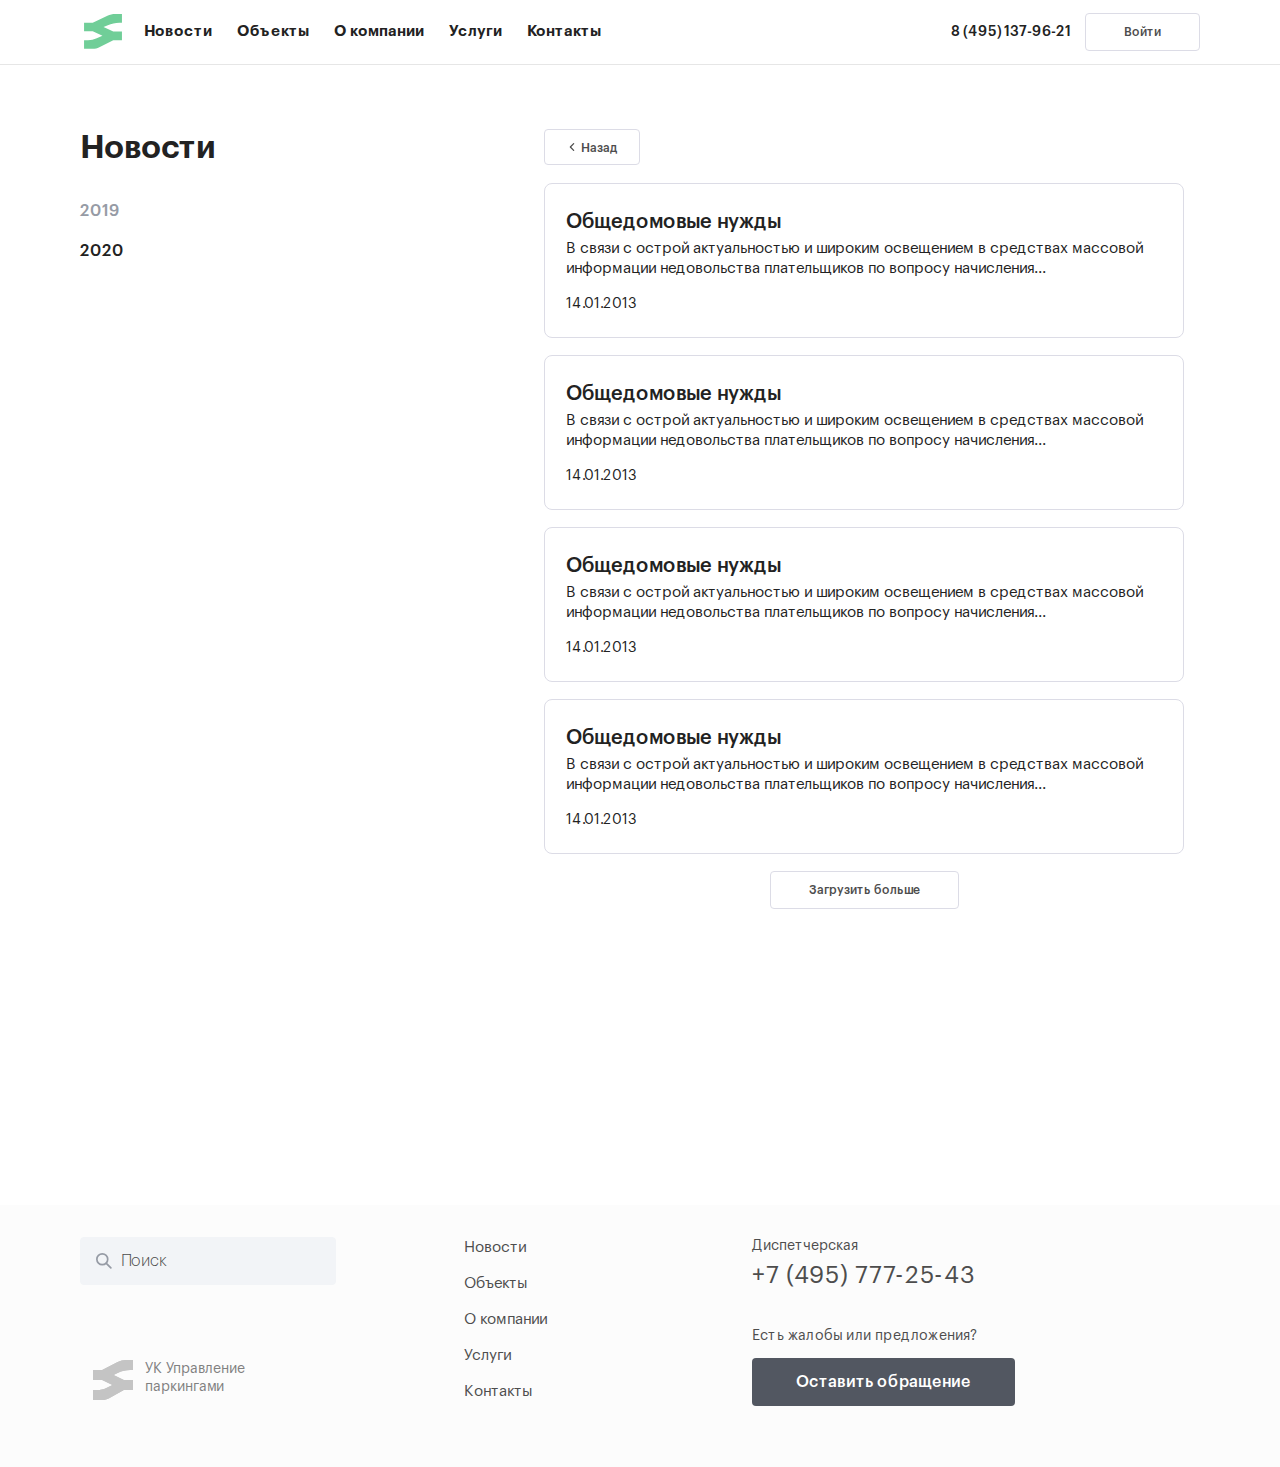
<file: news.html>
<!DOCTYPE html>
	<html>

	<head>
		<!--[if IE 6]>		<html id="section-reco_main" class="nojs ie6 ieb7 ieb8 ieb9 ieb10 split1 nosplit5 platform-PC platform-notouch"><![endif]-->
		<!--[if IE 7]>		<html id="section-reco_main" class="nojs iea6 ie7 ieb8 ieb9 ieb10 split1 nosplit5 platform-PC platform-notouch"><![endif]-->
		<!--[if IE 8]>		<html id="section-reco_main" class="nojs iea6 iea7 ie8 ieb9 ieb10 split1 nosplit5 platform-PC platform-notouch"><![endif]-->
		<!--[if IE 9]>		<html id="section-reco_main" class="nojs iea6 iea7 iea8 ie9 ieb10 split1 nosplit5 platform-PC platform-notouch"><![endif]-->
		<meta name="viewport" content="width=device-width">
		<meta name="MobileOptimized" content="320" />
		<meta name="HandheldFriendly" content="true" />
		<meta charset="utf-8">
		<meta name="viewport min-width=320px" content="min-width=320, initial-scale=1.0" />
		<link rel="stylesheet" type="text/css" href="./style.css">
		<!--[if lt IE 9]>
		<script src="//cdnjs.cloudflare.com/ajax/libs/html5shiv/r29/html5.min.js"></script>
	<![endif]-->
		<title>index</title>
	</head>

	<body class="news-layout">
		<header class="header">
			<div class="header__top">
				<div class="container">
					<div class="header__section header__section--left">
						<a href="/" class="header__logo" >
					<svg viewBox="0 0 27 25" fill="none" xmlns="http://www.w3.org/2000/svg">
<path d="M16.2234 1.2171C17.9276 0.415579 19.7877 0 21.671 0H26.3111V6.01376H24.4387C21.7023 6.01376 18.9974 6.59871 16.5055 7.72939L13.5244 9.08201L20.2866 12.1503H26.3111V18.164H20.2866L10.613 23.0928C9.21323 23.806 7.66449 24.1778 6.09345 24.1778H0V18.164H2.72476C4.81919 18.164 6.8902 17.7234 8.80328 16.8709L12.7867 15.0958L6.02451 12.0275H0V6.01376H6.02451L16.2234 1.2171Z"/>
</svg>


				</a>

						<nav class="header__nav header__nav--desktop">
							<ul>
								<li class="header__link">
									<a href="#">Новости</a>
								</li>
								<li class="header__link">
									<a href="#">Объекты</a>
								</li>
								<li class="header__link">
									<a href="#">О компании</a>
								</li>
								<li class="header__link">
									<a href="#">Услуги</a>
								</li>
								<li class="header__link">
									<a href="#">Контакты</a>
								</li>
							</ul>
						</nav>
					</div>
					<div class="header__section">
						<a class="header__number" href="tel:84951379621">
					8 (495) 137-96-21
				</a>
						<div class="header__user" onclick="o2.gPopup.open('_login-popup')">
							<button href="#" class="header__user-icon"><svg width="16" height="16" viewBox="0 0 16 16" fill="none" xmlns="http://www.w3.org/2000/svg">
									<circle cx="8" cy="4.5" r="2.75" stroke="#4D4D4D" stroke-width="1.5" />
									<path d="M3.38966 13.9612C2.88673 13.8979 2.78665 13.7432 2.77451 13.722C2.75629 13.6901 2.71073 13.5629 2.82497 13.2722C3.63559 11.2094 5.6476 9.75 8 9.75C10.3524 9.75 12.3644 11.2094 13.175 13.2722C13.2893 13.5629 13.2437 13.6901 13.2255 13.722C13.2134 13.7432 13.1133 13.8979 12.6103 13.9612C9.54888 14.3463 6.45112 14.3463 3.38966 13.9612Z" stroke="#4D4D4D" stroke-width="1.5" />
								</svg>
							</button>
							<button class="header__button g-button g-button--white g-button--small">Войти</button>
						</div>
						<button class="header__search">
							<svg viewBox="0 0 14 14" xmlns="http://www.w3.org/2000/svg">
								<circle cx="5.5" cy="5.5" r="4.75" stroke-width="1.5" />
								<path d="M13 13L9 9" stroke-width="1.5" stroke-linecap="round" />
							</svg>

						</button>
					</div>
				</div>
			</div>
			<nav class="header__nav header__nav--mobile">
				<div class="container">
					<ul>
						<li class="header__link">
							<a href="#">Новости</a>
						</li>
						<li class="header__link">
							<a href="#">Объекты</a>
						</li>
						<li class="header__link">
							<a href="#">О компании</a>
						</li>
						<li class="header__link">
							<a href="#">Услуги</a>
						</li>
						<li class="header__link">
							<a href="#">Контакты</a>
						</li>
					</ul>
				</div>
			</nav>
		</header>

		<div class="news-layout__page-select news-layout__page-select--mobile">
			<div class="g-page-select _g-page-select">
				<button class="g-page-select__button" onclick="o2.pageSelect.open()">
					Общая информация
					<div class="g-page-select__icon">
						<svg width="12" height="12" viewBox="0 0 12 12" fill="none" xmlns="http://www.w3.org/2000/svg">
							<path d="M2 4L6 8L10 4" stroke="#222222" stroke-width="1.5" stroke-linecap="round" stroke-linejoin="round" />
						</svg>

					</div>
				</button>
				<ul class="g-page-select__list _g-page-select__list">
					<li class="g-page-select__item _g-page-select-item">
						<a class="g-page-select__link" href="#">2019</a>
					</li>
					<li class="g-page-select__item _g-page-select-item">
						<a class="g-page-select__link g-page-select__link--active" href="#">2020</a>
					</li>
				</ul>
				<div class="g-page-select__background"></div>
			</div>
		</div>
		<main class="container">
			<div class="news-layout__page-select news-layout__page-select--desktop">
				<h3>Новости</h3>
				<div class="g-page-select _g-page-select">
					<button class="g-page-select__button" onclick="o2.pageSelect.open()">
						Общая информация
						<div class="g-page-select__icon">
							<svg width="12" height="12" viewBox="0 0 12 12" fill="none" xmlns="http://www.w3.org/2000/svg">
								<path d="M2 4L6 8L10 4" stroke="#222222" stroke-width="1.5" stroke-linecap="round" stroke-linejoin="round" />
							</svg>

						</div>
					</button>
					<ul class="g-page-select__list _g-page-select__list">
						<li class="g-page-select__item _g-page-select-item">
							<a class="g-page-select__link" href="#">2019</a>
						</li>
						<li class="g-page-select__item _g-page-select-item">
							<a class="g-page-select__link g-page-select__link--active" href="#">2020</a>
						</li>
					</ul>
					<div class="g-page-select__background"></div>
				</div>
			</div>
			<div>
				<div class="bread-crumb">
					<a href="#" class="bread-crumb__button">
		<svg width="12" height="12" viewBox="0 0 12 12" fill="none" xmlns="http://www.w3.org/2000/svg">
	<path d="M8 10L4 6L8 2" stroke-width="1.5" stroke-linecap="round" stroke-linejoin="round"/>
</svg>

		<span>Назад</span>
	</a>
				</div>

				<div class="news page">
					<h3 class="news__title">Новости</h3>
					<div class="news__list">

						<a href="#" class="news__post g-card g-cards-list__card">
					<h5>Общедомовые нужды</h5>
					<p class="g-card__subtitle">
						В связи с острой актуальностью и широким освещением в средствах массовой информации недовольства плательщиков по вопросу начисления...
					</p>
					<p class="g-card__date">14.01.2013</p>
				</a>

						<a href="#" class="news__post g-card g-cards-list__card">
					<h5>Общедомовые нужды</h5>
					<p class="g-card__subtitle">
						В связи с острой актуальностью и широким освещением в средствах массовой информации недовольства плательщиков по вопросу начисления...
					</p>
					<p class="g-card__date">14.01.2013</p>
				</a>

						<a href="#" class="news__post g-card g-cards-list__card">
					<h5>Общедомовые нужды</h5>
					<p class="g-card__subtitle">
						В связи с острой актуальностью и широким освещением в средствах массовой информации недовольства плательщиков по вопросу начисления...
					</p>
					<p class="g-card__date">14.01.2013</p>
				</a>

						<a href="#" class="news__post g-card g-cards-list__card">
					<h5>Общедомовые нужды</h5>
					<p class="g-card__subtitle">
						В связи с острой актуальностью и широким освещением в средствах массовой информации недовольства плательщиков по вопросу начисления...
					</p>
					<p class="g-card__date">14.01.2013</p>
				</a>

					</div>
					<button class="news__button g-button g-button--small g-button--white">Загрузить больше</button>
				</div>

			</div>
		</main>



		<footer class="footer">
			<div class="container">
				<div class="footer__section">
					<form class="search">
						<input class="search__field" type="text" placeholder="Поиск" oninput="o2.search.onChange(this)">
						<button class="search__button" type="submit"><svg viewBox="0 0 14 14" xmlns="http://www.w3.org/2000/svg">
								<circle cx="5.5" cy="5.5" r="4.75" stroke-width="1.5" />
								<path d="M13 13L9 9" stroke-width="1.5" stroke-linecap="round" />
							</svg>
						</button>
						<button class="search__button search__button--right" type="button" onclick="o2.search.clearSearchField(this)">
							<svg width="16" height="16" viewBox="0 0 16 16" fill="none" xmlns="http://www.w3.org/2000/svg">
								<path fill-rule="evenodd" clip-rule="evenodd" d="M15 1L1 15L15 1Z" stroke-width="1.5" stroke-linecap="square" />
								<path d="M1 1L15 15" stroke-width="1.5" />
							</svg>

						</button>
					</form>
					<div class="footer__copyright footer__copyright--desktop">
						<a href="/" class="footer__logo" >
						<svg viewBox="0 0 40 40" fill="none" xmlns="http://www.w3.org/2000/svg">
	<path d="M24.6639 2.01358C27.2548 0.687539 30.0826 0 32.9457 0H40V9.94924H37.1535C32.9933 9.94924 28.8812 10.917 25.0928 12.7876L20.5607 15.0254L30.8411 20.1015H40V30.0508H30.8411L16.1347 38.2049C14.0066 39.3849 11.6521 40 9.26369 40H0V30.0508H4.14237C7.32647 30.0508 10.475 29.3219 13.3834 27.9114L19.4393 24.9746L9.15888 19.8985H0V9.94924H9.15888L24.6639 2.01358Z" fill="#70CE98"/>
	<path d="M24.6639 2.01358C27.2548 0.687539 30.0826 0 32.9457 0H40V9.94924H37.1535C32.9933 9.94924 28.8812 10.917 25.0928 12.7876L20.5607 15.0254L30.8411 20.1015H40V30.0508H30.8411L16.1347 38.2049C14.0066 39.3849 11.6521 40 9.26369 40H0V30.0508H4.14237C7.32647 30.0508 10.475 29.3219 13.3834 27.9114L19.4393 24.9746L9.15888 19.8985H0V9.94924H9.15888L24.6639 2.01358Z" fill="#C4C4C4"/>
</svg>

					</a>
						<span>УК Управление паркингами</span>
					</div>
				</div>
				<nav class="footer__nav">
					<ul>
						<li class="footer__link">
							<a href="#">Новости</a>
						</li>
						<li class="footer__link">
							<a href="#">Объекты</a>
						</li>
						<li class="footer__link">
							<a href="#">О компании</a>
						</li>
						<li class="footer__link">
							<a href="#">Услуги</a>
						</li>
						<li class="footer__link">
							<a href="#">Контакты</a>
						</li>
					</ul>
				</nav>
				<div class="footer__section">
					<div class="footer__contact">
						<span>Диспетчерская</span>
						<a class="footer__number" href="tel:74957772543">+7 (495) 777-25-43 </a>
					</div>
					<div class="footer__feedback">
						<span>Есть жалобы или предложения?</span>
						<button class="g-button g-button--black" onclick="o2.gPopup.open('_feedback-popup')">Оставить обращение</button>
					</div>
				</div>
				<div class="footer__copyright footer__copyright--mobile">
					<a href="/" class="footer__logo" >
					<svg viewBox="0 0 40 40" fill="none" xmlns="http://www.w3.org/2000/svg">
	<path d="M24.6639 2.01358C27.2548 0.687539 30.0826 0 32.9457 0H40V9.94924H37.1535C32.9933 9.94924 28.8812 10.917 25.0928 12.7876L20.5607 15.0254L30.8411 20.1015H40V30.0508H30.8411L16.1347 38.2049C14.0066 39.3849 11.6521 40 9.26369 40H0V30.0508H4.14237C7.32647 30.0508 10.475 29.3219 13.3834 27.9114L19.4393 24.9746L9.15888 19.8985H0V9.94924H9.15888L24.6639 2.01358Z" fill="#70CE98"/>
	<path d="M24.6639 2.01358C27.2548 0.687539 30.0826 0 32.9457 0H40V9.94924H37.1535C32.9933 9.94924 28.8812 10.917 25.0928 12.7876L20.5607 15.0254L30.8411 20.1015H40V30.0508H30.8411L16.1347 38.2049C14.0066 39.3849 11.6521 40 9.26369 40H0V30.0508H4.14237C7.32647 30.0508 10.475 29.3219 13.3834 27.9114L19.4393 24.9746L9.15888 19.8985H0V9.94924H9.15888L24.6639 2.01358Z" fill="#C4C4C4"/>
</svg>

				</a>
					<span>УК Управление паркингами</span>
				</div>
			</div>
			<div class="g-popup _overlay"></div>
			<div style="display: none;">
				<div class="_login-popup">
					<div class="g-popup__content _popup-content">
						<div class="g-popup__header">
							<div class="g-popup__close" onclick="o2.gPopup.close()">
								<svg width="16" height="16" viewBox="0 0 16 16" fill="none" xmlns="http://www.w3.org/2000/svg">
									<path fill-rule="evenodd" clip-rule="evenodd" d="M15 1L1 15L15 1Z" stroke-width="1.5" stroke-linecap="square" />
									<path d="M1 1L15 15" stroke-width="1.5" />
								</svg>

							</div>
						</div>
						<form class="login-popup g-form g-popup__container" onsubmit="return o2.gFrom.submit(this)">
							<h2>Войти в личный кабинет</h2>
							<label class="g-input _field" data-code="email" data-call="email">
								<input class="g-input__input" type="text" onfocus="o2.gInput.onChange(this)" onblur="o2.gInput.onChange(this)">
								<span class="g-input__placeholder">Эл.почта</span>
								<div class="g-input__sub _error-msg">Name already exist</div>
							</label>
							<label class="g-input _field" data-code="password" data-call="empty">
								<input name="password" class="g-input__input" type="password" onfocus="o2.gInput.onChange(this)" onblur="o2.gInput.onChange(this)">
								<span class="g-input__placeholder">Пароль</span>
								<div class="g-input__sub _error-msg">Name already exist</div>
							</label>

							<button href="#" class="g-form__button" type="button">
								Восстановление доступа
							</button>

							<button class="g-form__submit g-button g-button--black">Войти</button>

							<div class="g-form__hint">
								<a href="#" class="g-form__link">Зарегистрироваться</a>
							</div>
						</form>
					</div>
				</div>

				<div class="_feedback-popup">
					<div class="g-popup__content _popup-content">
						<div class="g-popup__header">
							<div class="g-popup__close" onclick="o2.gPopup.close()">
								<svg width="16" height="16" viewBox="0 0 16 16" fill="none" xmlns="http://www.w3.org/2000/svg">
									<path fill-rule="evenodd" clip-rule="evenodd" d="M15 1L1 15L15 1Z" stroke-width="1.5" stroke-linecap="square" />
									<path d="M1 1L15 15" stroke-width="1.5" />
								</svg>

							</div>
						</div>
						<form class="feedback-popup g-form g-popup__container" onsubmit="return o2.gFrom.submit(this)">
							<h2>Свяжитесь с нами</h2>
							<p>Если у вас вопросы, жалобы или предложения, воспользуйтесь формой обратной связи.</p>
							<label class="g-input _field" data-call="empty">
								<input class="g-input__input feedback-popup__input feedback-popup__input--white" type="text" onfocus="o2.gInput.onChange(this)" onblur="o2.gInput.onChange(this)">
								<span class="g-input__placeholder">Сообщение</span>
								<div class="g-input__sub _error-msg">Name already exist</div>
							</label>
							<div class="g-form__row">
								<label class="g-input _field" data-call="empty">
									<input class="g-input__input" type="text" onfocus="o2.gInput.onChange(this)" onblur="o2.gInput.onChange(this)">
									<span class="g-input__placeholder">Имя</span>
									<div class="g-input__sub _error-msg">Name already exist</div>
								</label>
								<label class="g-input _field" data-call="phone">
									<input class="g-input__input _phone-mask" type="text" onfocus="o2.gInput.onChange(this)" onblur="o2.gInput.onChange(this)">
									<span class="g-input__placeholder">Телефон</span>
									<div class="g-input__sub _error-msg">Name already exist</div>
								</label>
							</div>
							<label class="g-input feedback-popup__last-input _field" data-call="email">
								<input class="g-input__input" type="text" onfocus="o2.gInput.onChange(this)" onblur="o2.gInput.onChange(this)">
								<span class="g-input__placeholder">Эл. почта</span>
								<div class="g-input__sub _error-msg">Name already exist</div>
							</label>
							<button class="g-form__submit g-button g-button--black">Отправить</button>

							<div class="g-form__hint">
								<p>Нажимая кнопку «Далее», вы подтверждаете свое согласие  на обработку персональных данных</p>
							</div>
						</form>
					</div>
				</div>

			</div>
		</footer>

		<script type="text/javascript" src="./main.min.js" defer="" async=""></script>
	</body>

	</html>
</file>
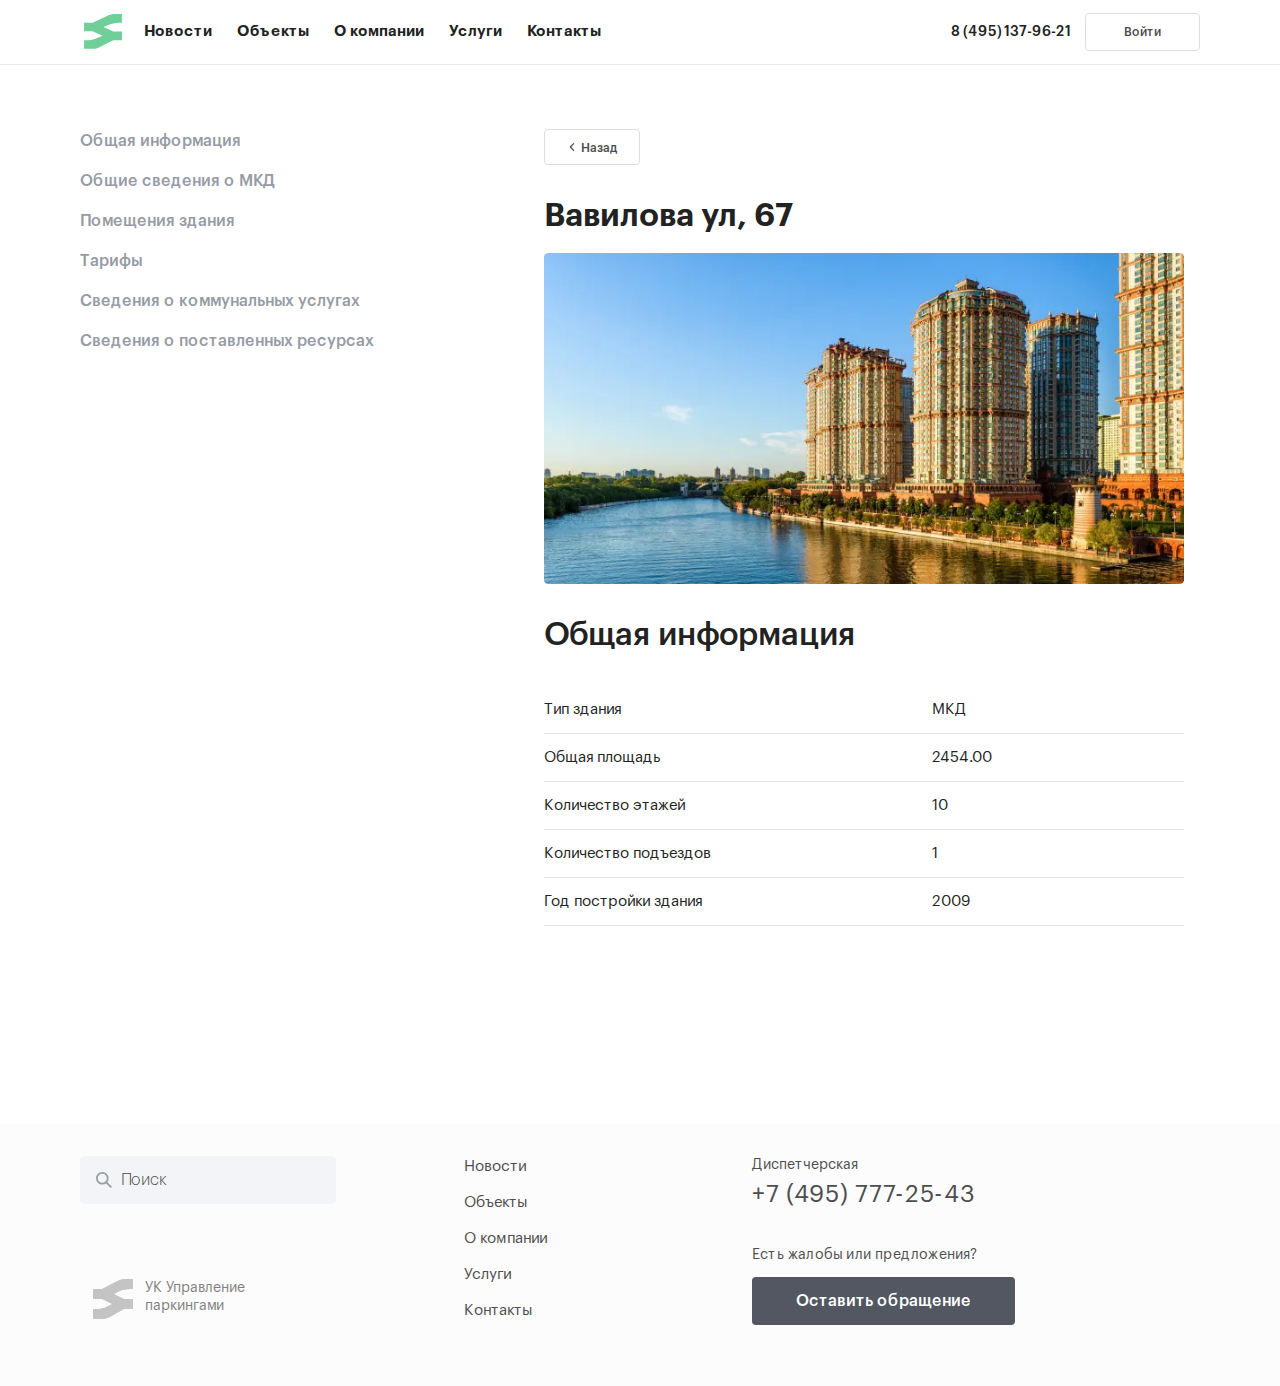
<file: object-detail.html>
<!DOCTYPE html>
	<html>

	<head>
		<!--[if IE 6]>		<html id="section-reco_main" class="nojs ie6 ieb7 ieb8 ieb9 ieb10 split1 nosplit5 platform-PC platform-notouch"><![endif]-->
		<!--[if IE 7]>		<html id="section-reco_main" class="nojs iea6 ie7 ieb8 ieb9 ieb10 split1 nosplit5 platform-PC platform-notouch"><![endif]-->
		<!--[if IE 8]>		<html id="section-reco_main" class="nojs iea6 iea7 ie8 ieb9 ieb10 split1 nosplit5 platform-PC platform-notouch"><![endif]-->
		<!--[if IE 9]>		<html id="section-reco_main" class="nojs iea6 iea7 iea8 ie9 ieb10 split1 nosplit5 platform-PC platform-notouch"><![endif]-->
		<meta name="viewport" content="width=device-width">
		<meta name="MobileOptimized" content="320" />
		<meta name="HandheldFriendly" content="true" />
		<meta charset="utf-8">
		<meta name="viewport min-width=320px" content="min-width=320, initial-scale=1.0" />
		<link rel="stylesheet" type="text/css" href="./style.css">
		<!--[if lt IE 9]>
		<script src="//cdnjs.cloudflare.com/ajax/libs/html5shiv/r29/html5.min.js"></script>
	<![endif]-->
		<title>index</title>
	</head>

	<body class="information-layout">
		<header class="header">
			<div class="header__top">
				<div class="container">
					<div class="header__section header__section--left">
						<a href="/" class="header__logo" >
					<svg viewBox="0 0 27 25" fill="none" xmlns="http://www.w3.org/2000/svg">
<path d="M16.2234 1.2171C17.9276 0.415579 19.7877 0 21.671 0H26.3111V6.01376H24.4387C21.7023 6.01376 18.9974 6.59871 16.5055 7.72939L13.5244 9.08201L20.2866 12.1503H26.3111V18.164H20.2866L10.613 23.0928C9.21323 23.806 7.66449 24.1778 6.09345 24.1778H0V18.164H2.72476C4.81919 18.164 6.8902 17.7234 8.80328 16.8709L12.7867 15.0958L6.02451 12.0275H0V6.01376H6.02451L16.2234 1.2171Z"/>
</svg>


				</a>

						<nav class="header__nav header__nav--desktop">
							<ul>
								<li class="header__link">
									<a href="#">Новости</a>
								</li>
								<li class="header__link">
									<a href="#">Объекты</a>
								</li>
								<li class="header__link">
									<a href="#">О компании</a>
								</li>
								<li class="header__link">
									<a href="#">Услуги</a>
								</li>
								<li class="header__link">
									<a href="#">Контакты</a>
								</li>
							</ul>
						</nav>
					</div>
					<div class="header__section">
						<a class="header__number" href="tel:84951379621">
					8 (495) 137-96-21
				</a>
						<div class="header__user" onclick="o2.gPopup.open('_login-popup')">
							<button href="#" class="header__user-icon"><svg width="16" height="16" viewBox="0 0 16 16" fill="none" xmlns="http://www.w3.org/2000/svg">
									<circle cx="8" cy="4.5" r="2.75" stroke="#4D4D4D" stroke-width="1.5" />
									<path d="M3.38966 13.9612C2.88673 13.8979 2.78665 13.7432 2.77451 13.722C2.75629 13.6901 2.71073 13.5629 2.82497 13.2722C3.63559 11.2094 5.6476 9.75 8 9.75C10.3524 9.75 12.3644 11.2094 13.175 13.2722C13.2893 13.5629 13.2437 13.6901 13.2255 13.722C13.2134 13.7432 13.1133 13.8979 12.6103 13.9612C9.54888 14.3463 6.45112 14.3463 3.38966 13.9612Z" stroke="#4D4D4D" stroke-width="1.5" />
								</svg>
							</button>
							<button class="header__button g-button g-button--white g-button--small">Войти</button>
						</div>
						<button class="header__search">
							<svg viewBox="0 0 14 14" xmlns="http://www.w3.org/2000/svg">
								<circle cx="5.5" cy="5.5" r="4.75" stroke-width="1.5" />
								<path d="M13 13L9 9" stroke-width="1.5" stroke-linecap="round" />
							</svg>

						</button>
					</div>
				</div>
			</div>
			<nav class="header__nav header__nav--mobile">
				<div class="container">
					<ul>
						<li class="header__link">
							<a href="#">Новости</a>
						</li>
						<li class="header__link">
							<a href="#">Объекты</a>
						</li>
						<li class="header__link">
							<a href="#">О компании</a>
						</li>
						<li class="header__link">
							<a href="#">Услуги</a>
						</li>
						<li class="header__link">
							<a href="#">Контакты</a>
						</li>
					</ul>
				</div>
			</nav>
		</header>

		<div class="information-layout__page-select information-layout__page-select--mobile">
			<div class="g-page-select _g-page-select">
				<button class="g-page-select__button" onclick="o2.pageSelect.open()">
					Общая информация
					<div class="g-page-select__icon">
						<svg width="12" height="12" viewBox="0 0 12 12" fill="none" xmlns="http://www.w3.org/2000/svg">
							<path d="M2 4L6 8L10 4" stroke="#222222" stroke-width="1.5" stroke-linecap="round" stroke-linejoin="round" />
						</svg>

					</div>
				</button>
				<ul class="g-page-select__list _g-page-select__list">
					<li class="g-page-select__item _g-page-select-item">
						<button class="g-page-select__item-title" onclick="o2.pageSelect.showOrHidePageSublist(this)">Общая информация</button>
						<ul class="g-page-select__sublist _page-sublist">
							<li>
								<a class="g-page-select__link" href="#">
								Технические характеристики
							</a>
							</li>
							<li><a class="g-page-select__link" href="#">Лица, осуществляющие управление</a></li>
							<li><a class="g-page-select__link" href="#">Лица, оказывающие услуги</a></li>
							<li><a class="g-page-select__link" href="#">РСО</a></li>
						</ul>
					</li>
					<li class="g-page-select__item _g-page-select-item">
						<button class="g-page-select__item-title" onclick="o2.pageSelect.showOrHidePageSublist(this)">Общие сведения о МКД</button>
						<ul class="g-page-select__sublist _page-sublist">
							<li>
								<a class="g-page-select__link g-page-select__link--active" href="#">
								Технические характеристики
							</a>
							</li>
							<li><a class="g-page-select__link" href="#">Лица, осуществляющие управление</a></li>
							<li><a class="g-page-select__link" href="#">Лица, оказывающие услуги</a></li>
							<li><a class="g-page-select__link" href="#">РСО</a></li>
						</ul>
					</li>
					<li class="g-page-select__item _g-page-select-item">
						<button class="g-page-select__item-title" onclick="o2.pageSelect.showOrHidePageSublist(this)">Помещения здания</button>
						<ul class="g-page-select__sublist _page-sublist">
							<li>
								<a class="g-page-select__link" href="#">
								Технические характеристики
							</a>
							</li>
							<li><a class="g-page-select__link" href="#">Лица, осуществляющие управление</a></li>
							<li><a class="g-page-select__link" href="#">Лица, оказывающие услуги</a></li>
							<li><a class="g-page-select__link" href="#">РСО</a></li>
						</ul>
					</li>
					<li class="g-page-select__item _g-page-select-item">
						<button class="g-page-select__item-title" onclick="o2.pageSelect.showOrHidePageSublist(this)">Тарифы</button>
						<ul class="g-page-select__sublist _page-sublist">
							<li>
								<a class="g-page-select__link" href="#">
								Технические характеристики
							</a>
							</li>
							<li><a class="g-page-select__link" href="#">Лица, осуществляющие управление</a></li>
							<li><a class="g-page-select__link" href="#">Лица, оказывающие услуги</a></li>
							<li><a class="g-page-select__link" href="#">РСО</a></li>
						</ul>
					</li>
					<li class="g-page-select__item _g-page-select-item">
						<button class="g-page-select__item-title" onclick="o2.pageSelect.showOrHidePageSublist(this)">Сведения о коммунальных услугах</button>
						<ul class="g-page-select__sublist _page-sublist">
							<li>
								<a class="g-page-select__link" href="#">
								Технические характеристики
							</a>
							</li>
							<li><a class="g-page-select__link" href="#">Лица, осуществляющие управление</a></li>
							<li><a class="g-page-select__link" href="#">Лица, оказывающие услуги</a></li>
							<li><a class="g-page-select__link" href="#">РСО</a></li>
						</ul>
					</li>
					<li class="g-page-select__item _g-page-select-item">
						<button class="g-page-select__item-title" onclick="o2.pageSelect.showOrHidePageSublist(this)">Сведения о поставленных ресурсах</button>
						<ul class="g-page-select__sublist _page-sublist">
							<li>
								<a class="g-page-select__link" href="#">
								Технические характеристики
							</a>
							</li>
							<li><a class="g-page-select__link" href="#">Лица, осуществляющие управление</a></li>
							<li><a class="g-page-select__link" href="#">Лица, оказывающие услуги</a></li>
							<li><a class="g-page-select__link" href="#">РСО</a></li>
						</ul>
					</li>
				</ul>
				<div class="g-page-select__background"></div>
			</div>

		</div>
		<main class="container">
			<div class="information-layout__page-select information-layout__page-select--desktop">
				<div class="g-page-select _g-page-select">
					<ul class="g-page-select__list _g-page-select__list">
						<li class="g-page-select__item _g-page-select-item">
							<button class="g-page-select__item-title" onclick="o2.pageSelect.showOrHidePageSublist(this)">Общая информация</button>
							<ul class="g-page-select__sublist _page-sublist">
								<li>
									<a class="g-page-select__link" href="#">
									Технические характеристики
								</a>
								</li>
								<li><a class="g-page-select__link" href="#">Лица, осуществляющие управление</a></li>
								<li><a class="g-page-select__link" href="#">Лица, оказывающие услуги</a></li>
								<li><a class="g-page-select__link" href="#">РСО</a></li>
							</ul>
						</li>
						<li class="g-page-select__item _g-page-select-item">
							<button class="g-page-select__item-title" onclick="o2.pageSelect.showOrHidePageSublist(this)">Общие сведения о МКД</button>
							<ul class="g-page-select__sublist _page-sublist">
								<li>
									<a class="g-page-select__link g-page-select__link--active" href="#">
									Технические характеристики
								</a>
								</li>
								<li><a class="g-page-select__link" href="#">Лица, осуществляющие управление</a></li>
								<li><a class="g-page-select__link" href="#">Лица, оказывающие услуги</a></li>
								<li><a class="g-page-select__link" href="#">РСО</a></li>
							</ul>
						</li>
						<li class="g-page-select__item _g-page-select-item">
							<button class="g-page-select__item-title" onclick="o2.pageSelect.showOrHidePageSublist(this)">Помещения здания</button>
							<ul class="g-page-select__sublist _page-sublist">
								<li>
									<a class="g-page-select__link" href="#">
									Технические характеристики
								</a>
								</li>
								<li><a class="g-page-select__link" href="#">Лица, осуществляющие управление</a></li>
								<li><a class="g-page-select__link" href="#">Лица, оказывающие услуги</a></li>
								<li><a class="g-page-select__link" href="#">РСО</a></li>
							</ul>
						</li>
						<li class="g-page-select__item _g-page-select-item">
							<button class="g-page-select__item-title" onclick="o2.pageSelect.showOrHidePageSublist(this)">Тарифы</button>
							<ul class="g-page-select__sublist _page-sublist">
								<li>
									<a class="g-page-select__link" href="#">
									Технические характеристики
								</a>
								</li>
								<li><a class="g-page-select__link" href="#">Лица, осуществляющие управление</a></li>
								<li><a class="g-page-select__link" href="#">Лица, оказывающие услуги</a></li>
								<li><a class="g-page-select__link" href="#">РСО</a></li>
							</ul>
						</li>
						<li class="g-page-select__item _g-page-select-item">
							<button class="g-page-select__item-title" onclick="o2.pageSelect.showOrHidePageSublist(this)">Сведения о коммунальных услугах</button>
							<ul class="g-page-select__sublist _page-sublist">
								<li>
									<a class="g-page-select__link" href="#">
									Технические характеристики
								</a>
								</li>
								<li><a class="g-page-select__link" href="#">Лица, осуществляющие управление</a></li>
								<li><a class="g-page-select__link" href="#">Лица, оказывающие услуги</a></li>
								<li><a class="g-page-select__link" href="#">РСО</a></li>
							</ul>
						</li>
						<li class="g-page-select__item _g-page-select-item">
							<button class="g-page-select__item-title" onclick="o2.pageSelect.showOrHidePageSublist(this)">Сведения о поставленных ресурсах</button>
							<ul class="g-page-select__sublist _page-sublist">
								<li>
									<a class="g-page-select__link" href="#">
									Технические характеристики
								</a>
								</li>
								<li><a class="g-page-select__link" href="#">Лица, осуществляющие управление</a></li>
								<li><a class="g-page-select__link" href="#">Лица, оказывающие услуги</a></li>
								<li><a class="g-page-select__link" href="#">РСО</a></li>
							</ul>
						</li>
					</ul>
				</div>
			</div>
			<div>
				<div class="bread-crumb">
					<a href="#" class="bread-crumb__button">
		<svg width="12" height="12" viewBox="0 0 12 12" fill="none" xmlns="http://www.w3.org/2000/svg">
	<path d="M8 10L4 6L8 2" stroke-width="1.5" stroke-linecap="round" stroke-linejoin="round"/>
</svg>

		<span>Назад</span>
	</a>
				</div>

				<div class="object-detail page">
					<h3 class="object-detail__title">Вавилова ул, 67</h3>
					<picture>
						<source srcset="img/object-card-1.webp" type="image/webp">
						<img class="object-detail__image" src="img/object-card-1.png" alt="House">
					</picture>
					<h4 class="object-detail__subtitle">Общая информация</h4>
					<table class="g-table">
						<tr class="g-table__row">
							<td class="g-table__item">Тип здания</td>
							<td class="g-table__item">МКД</td>
						</tr>
						<tr class="g-table__row">
							<td class="g-table__item">Общая площадь</td>
							<td class="g-table__item">2454.00</td>
						</tr>
						<tr class="g-table__row">
							<td class="g-table__item">Количество этажей</td>
							<td class="g-table__item">10</td>
						</tr>
						<tr class="g-table__row">
							<td class="g-table__item">Количество подъездов</td>
							<td class="g-table__item">1</td>
						</tr>
						<tr class="g-table__row">
							<td class="g-table__item">Год постройки здания</td>
							<td class="g-table__item">2009</td>
						</tr>
					</table>
				</div>

			</div>
		</main>



		<footer class="footer">
			<div class="container">
				<div class="footer__section">
					<form class="search">
						<input class="search__field" type="text" placeholder="Поиск" oninput="o2.search.onChange(this)">
						<button class="search__button" type="submit"><svg viewBox="0 0 14 14" xmlns="http://www.w3.org/2000/svg">
								<circle cx="5.5" cy="5.5" r="4.75" stroke-width="1.5" />
								<path d="M13 13L9 9" stroke-width="1.5" stroke-linecap="round" />
							</svg>
						</button>
						<button class="search__button search__button--right" type="button" onclick="o2.search.clearSearchField(this)">
							<svg width="16" height="16" viewBox="0 0 16 16" fill="none" xmlns="http://www.w3.org/2000/svg">
								<path fill-rule="evenodd" clip-rule="evenodd" d="M15 1L1 15L15 1Z" stroke-width="1.5" stroke-linecap="square" />
								<path d="M1 1L15 15" stroke-width="1.5" />
							</svg>

						</button>
					</form>
					<div class="footer__copyright footer__copyright--desktop">
						<a href="/" class="footer__logo" >
						<svg viewBox="0 0 40 40" fill="none" xmlns="http://www.w3.org/2000/svg">
	<path d="M24.6639 2.01358C27.2548 0.687539 30.0826 0 32.9457 0H40V9.94924H37.1535C32.9933 9.94924 28.8812 10.917 25.0928 12.7876L20.5607 15.0254L30.8411 20.1015H40V30.0508H30.8411L16.1347 38.2049C14.0066 39.3849 11.6521 40 9.26369 40H0V30.0508H4.14237C7.32647 30.0508 10.475 29.3219 13.3834 27.9114L19.4393 24.9746L9.15888 19.8985H0V9.94924H9.15888L24.6639 2.01358Z" fill="#70CE98"/>
	<path d="M24.6639 2.01358C27.2548 0.687539 30.0826 0 32.9457 0H40V9.94924H37.1535C32.9933 9.94924 28.8812 10.917 25.0928 12.7876L20.5607 15.0254L30.8411 20.1015H40V30.0508H30.8411L16.1347 38.2049C14.0066 39.3849 11.6521 40 9.26369 40H0V30.0508H4.14237C7.32647 30.0508 10.475 29.3219 13.3834 27.9114L19.4393 24.9746L9.15888 19.8985H0V9.94924H9.15888L24.6639 2.01358Z" fill="#C4C4C4"/>
</svg>

					</a>
						<span>УК Управление паркингами</span>
					</div>
				</div>
				<nav class="footer__nav">
					<ul>
						<li class="footer__link">
							<a href="#">Новости</a>
						</li>
						<li class="footer__link">
							<a href="#">Объекты</a>
						</li>
						<li class="footer__link">
							<a href="#">О компании</a>
						</li>
						<li class="footer__link">
							<a href="#">Услуги</a>
						</li>
						<li class="footer__link">
							<a href="#">Контакты</a>
						</li>
					</ul>
				</nav>
				<div class="footer__section">
					<div class="footer__contact">
						<span>Диспетчерская</span>
						<a class="footer__number" href="tel:74957772543">+7 (495) 777-25-43 </a>
					</div>
					<div class="footer__feedback">
						<span>Есть жалобы или предложения?</span>
						<button class="g-button g-button--black" onclick="o2.gPopup.open('_feedback-popup')">Оставить обращение</button>
					</div>
				</div>
				<div class="footer__copyright footer__copyright--mobile">
					<a href="/" class="footer__logo" >
					<svg viewBox="0 0 40 40" fill="none" xmlns="http://www.w3.org/2000/svg">
	<path d="M24.6639 2.01358C27.2548 0.687539 30.0826 0 32.9457 0H40V9.94924H37.1535C32.9933 9.94924 28.8812 10.917 25.0928 12.7876L20.5607 15.0254L30.8411 20.1015H40V30.0508H30.8411L16.1347 38.2049C14.0066 39.3849 11.6521 40 9.26369 40H0V30.0508H4.14237C7.32647 30.0508 10.475 29.3219 13.3834 27.9114L19.4393 24.9746L9.15888 19.8985H0V9.94924H9.15888L24.6639 2.01358Z" fill="#70CE98"/>
	<path d="M24.6639 2.01358C27.2548 0.687539 30.0826 0 32.9457 0H40V9.94924H37.1535C32.9933 9.94924 28.8812 10.917 25.0928 12.7876L20.5607 15.0254L30.8411 20.1015H40V30.0508H30.8411L16.1347 38.2049C14.0066 39.3849 11.6521 40 9.26369 40H0V30.0508H4.14237C7.32647 30.0508 10.475 29.3219 13.3834 27.9114L19.4393 24.9746L9.15888 19.8985H0V9.94924H9.15888L24.6639 2.01358Z" fill="#C4C4C4"/>
</svg>

				</a>
					<span>УК Управление паркингами</span>
				</div>
			</div>
			<div class="g-popup _overlay"></div>
			<div style="display: none;">
				<div class="_login-popup">
					<div class="g-popup__content _popup-content">
						<div class="g-popup__header">
							<div class="g-popup__close" onclick="o2.gPopup.close()">
								<svg width="16" height="16" viewBox="0 0 16 16" fill="none" xmlns="http://www.w3.org/2000/svg">
									<path fill-rule="evenodd" clip-rule="evenodd" d="M15 1L1 15L15 1Z" stroke-width="1.5" stroke-linecap="square" />
									<path d="M1 1L15 15" stroke-width="1.5" />
								</svg>

							</div>
						</div>
						<form class="login-popup g-form g-popup__container" onsubmit="return o2.gFrom.submit(this)">
							<h2>Войти в личный кабинет</h2>
							<label class="g-input _field" data-code="email" data-call="email">
								<input class="g-input__input" type="text" onfocus="o2.gInput.onChange(this)" onblur="o2.gInput.onChange(this)">
								<span class="g-input__placeholder">Эл.почта</span>
								<div class="g-input__sub _error-msg">Name already exist</div>
							</label>
							<label class="g-input _field" data-code="password" data-call="empty">
								<input name="password" class="g-input__input" type="password" onfocus="o2.gInput.onChange(this)" onblur="o2.gInput.onChange(this)">
								<span class="g-input__placeholder">Пароль</span>
								<div class="g-input__sub _error-msg">Name already exist</div>
							</label>

							<button href="#" class="g-form__button" type="button">
								Восстановление доступа
							</button>

							<button class="g-form__submit g-button g-button--black">Войти</button>

							<div class="g-form__hint">
								<a href="#" class="g-form__link">Зарегистрироваться</a>
							</div>
						</form>
					</div>
				</div>

				<div class="_feedback-popup">
					<div class="g-popup__content _popup-content">
						<div class="g-popup__header">
							<div class="g-popup__close" onclick="o2.gPopup.close()">
								<svg width="16" height="16" viewBox="0 0 16 16" fill="none" xmlns="http://www.w3.org/2000/svg">
									<path fill-rule="evenodd" clip-rule="evenodd" d="M15 1L1 15L15 1Z" stroke-width="1.5" stroke-linecap="square" />
									<path d="M1 1L15 15" stroke-width="1.5" />
								</svg>

							</div>
						</div>
						<form class="feedback-popup g-form g-popup__container" onsubmit="return o2.gFrom.submit(this)">
							<h2>Свяжитесь с нами</h2>
							<p>Если у вас вопросы, жалобы или предложения, воспользуйтесь формой обратной связи.</p>
							<label class="g-input _field" data-call="empty">
								<input class="g-input__input feedback-popup__input feedback-popup__input--white" type="text" onfocus="o2.gInput.onChange(this)" onblur="o2.gInput.onChange(this)">
								<span class="g-input__placeholder">Сообщение</span>
								<div class="g-input__sub _error-msg">Name already exist</div>
							</label>
							<div class="g-form__row">
								<label class="g-input _field" data-call="empty">
									<input class="g-input__input" type="text" onfocus="o2.gInput.onChange(this)" onblur="o2.gInput.onChange(this)">
									<span class="g-input__placeholder">Имя</span>
									<div class="g-input__sub _error-msg">Name already exist</div>
								</label>
								<label class="g-input _field" data-call="phone">
									<input class="g-input__input _phone-mask" type="text" onfocus="o2.gInput.onChange(this)" onblur="o2.gInput.onChange(this)">
									<span class="g-input__placeholder">Телефон</span>
									<div class="g-input__sub _error-msg">Name already exist</div>
								</label>
							</div>
							<label class="g-input feedback-popup__last-input _field" data-call="email">
								<input class="g-input__input" type="text" onfocus="o2.gInput.onChange(this)" onblur="o2.gInput.onChange(this)">
								<span class="g-input__placeholder">Эл. почта</span>
								<div class="g-input__sub _error-msg">Name already exist</div>
							</label>
							<button class="g-form__submit g-button g-button--black">Отправить</button>

							<div class="g-form__hint">
								<p>Нажимая кнопку «Далее», вы подтверждаете свое согласие  на обработку персональных данных</p>
							</div>
						</form>
					</div>
				</div>

			</div>
		</footer>

		<script type="text/javascript" src="./main.min.js" defer="" async=""></script>
	</body>

	</html>
</file>
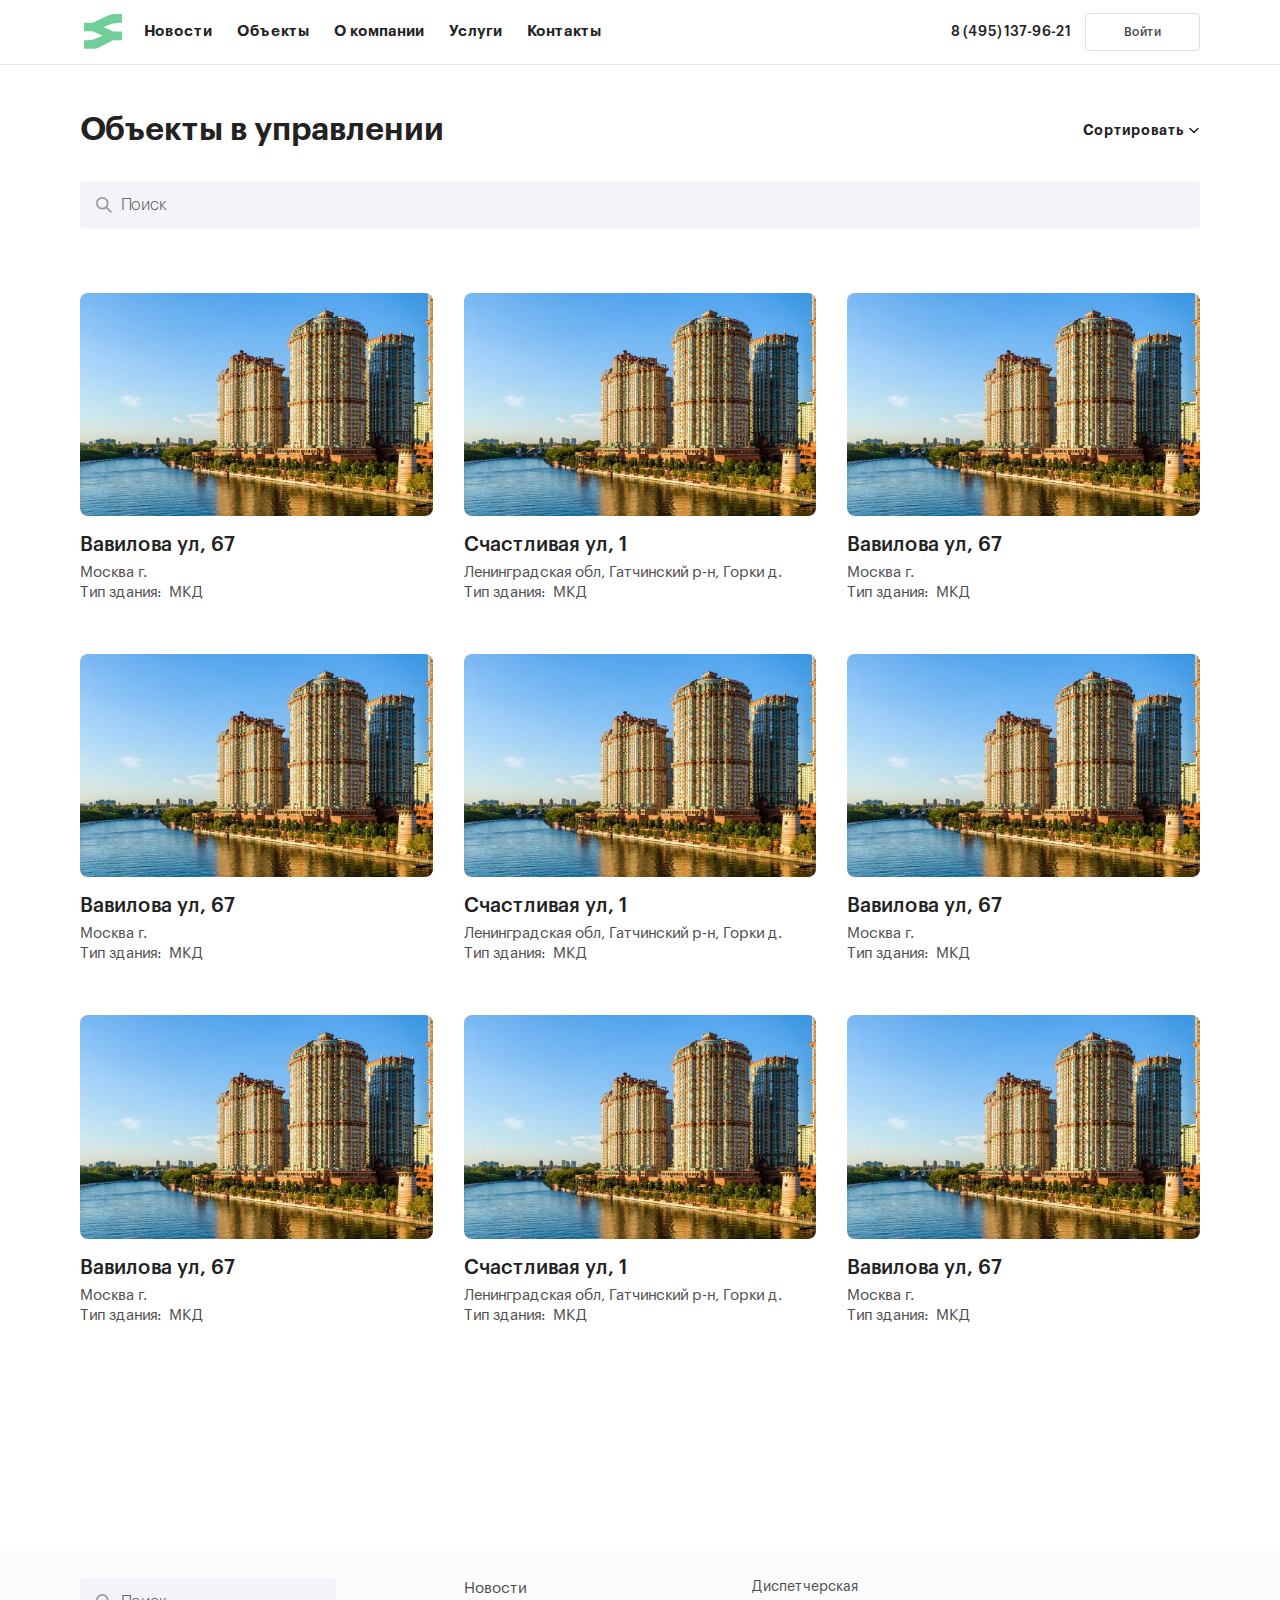
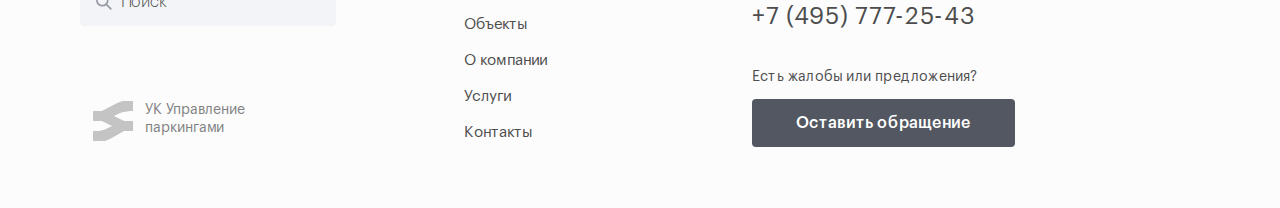
<file: object.html>
<!DOCTYPE html>
	<html>

	<head>
		<!--[if IE 6]>		<html id="section-reco_main" class="nojs ie6 ieb7 ieb8 ieb9 ieb10 split1 nosplit5 platform-PC platform-notouch"><![endif]-->
		<!--[if IE 7]>		<html id="section-reco_main" class="nojs iea6 ie7 ieb8 ieb9 ieb10 split1 nosplit5 platform-PC platform-notouch"><![endif]-->
		<!--[if IE 8]>		<html id="section-reco_main" class="nojs iea6 iea7 ie8 ieb9 ieb10 split1 nosplit5 platform-PC platform-notouch"><![endif]-->
		<!--[if IE 9]>		<html id="section-reco_main" class="nojs iea6 iea7 iea8 ie9 ieb10 split1 nosplit5 platform-PC platform-notouch"><![endif]-->
		<meta name="viewport" content="width=device-width">
		<meta name="MobileOptimized" content="320" />
		<meta name="HandheldFriendly" content="true" />
		<meta charset="utf-8">
		<meta name="viewport min-width=320px" content="min-width=320, initial-scale=1.0" />
		<link rel="stylesheet" type="text/css" href="./style.css">
		<!--[if lt IE 9]>
		<script src="//cdnjs.cloudflare.com/ajax/libs/html5shiv/r29/html5.min.js"></script>
	<![endif]-->
		<title>index</title>
	</head>

	<body>
		<header class="header">
			<div class="header__top">
				<div class="container">
					<div class="header__section header__section--left">
						<a href="/" class="header__logo" >
					<svg viewBox="0 0 27 25" fill="none" xmlns="http://www.w3.org/2000/svg">
<path d="M16.2234 1.2171C17.9276 0.415579 19.7877 0 21.671 0H26.3111V6.01376H24.4387C21.7023 6.01376 18.9974 6.59871 16.5055 7.72939L13.5244 9.08201L20.2866 12.1503H26.3111V18.164H20.2866L10.613 23.0928C9.21323 23.806 7.66449 24.1778 6.09345 24.1778H0V18.164H2.72476C4.81919 18.164 6.8902 17.7234 8.80328 16.8709L12.7867 15.0958L6.02451 12.0275H0V6.01376H6.02451L16.2234 1.2171Z"/>
</svg>


				</a>

						<nav class="header__nav header__nav--desktop">
							<ul>
								<li class="header__link">
									<a href="#">Новости</a>
								</li>
								<li class="header__link">
									<a href="#">Объекты</a>
								</li>
								<li class="header__link">
									<a href="#">О компании</a>
								</li>
								<li class="header__link">
									<a href="#">Услуги</a>
								</li>
								<li class="header__link">
									<a href="#">Контакты</a>
								</li>
							</ul>
						</nav>
					</div>
					<div class="header__section">
						<a class="header__number" href="tel:84951379621">
					8 (495) 137-96-21
				</a>
						<div class="header__user" onclick="o2.gPopup.open('_login-popup')">
							<button href="#" class="header__user-icon"><svg width="16" height="16" viewBox="0 0 16 16" fill="none" xmlns="http://www.w3.org/2000/svg">
									<circle cx="8" cy="4.5" r="2.75" stroke="#4D4D4D" stroke-width="1.5" />
									<path d="M3.38966 13.9612C2.88673 13.8979 2.78665 13.7432 2.77451 13.722C2.75629 13.6901 2.71073 13.5629 2.82497 13.2722C3.63559 11.2094 5.6476 9.75 8 9.75C10.3524 9.75 12.3644 11.2094 13.175 13.2722C13.2893 13.5629 13.2437 13.6901 13.2255 13.722C13.2134 13.7432 13.1133 13.8979 12.6103 13.9612C9.54888 14.3463 6.45112 14.3463 3.38966 13.9612Z" stroke="#4D4D4D" stroke-width="1.5" />
								</svg>
							</button>
							<button class="header__button g-button g-button--white g-button--small">Войти</button>
						</div>
						<button class="header__search">
							<svg viewBox="0 0 14 14" xmlns="http://www.w3.org/2000/svg">
								<circle cx="5.5" cy="5.5" r="4.75" stroke-width="1.5" />
								<path d="M13 13L9 9" stroke-width="1.5" stroke-linecap="round" />
							</svg>

						</button>
					</div>
				</div>
			</div>
			<nav class="header__nav header__nav--mobile">
				<div class="container">
					<ul>
						<li class="header__link">
							<a href="#">Новости</a>
						</li>
						<li class="header__link">
							<a href="#">Объекты</a>
						</li>
						<li class="header__link">
							<a href="#">О компании</a>
						</li>
						<li class="header__link">
							<a href="#">Услуги</a>
						</li>
						<li class="header__link">
							<a href="#">Контакты</a>
						</li>
					</ul>
				</div>
			</nav>
		</header>


		<main class="object page">
			<div class="container">
				<div class="object__header">
					<h3 class="object__title">Объекты в управлении</h3>

					<div class="g-select _select">
						<input type="hidden" class="_selected-value" />
						<div class="g-select__selected" onclick="o2.gSelect.toggle(this)">
							<div class="g-select__selected-name _selected-text">Сортировать</div>
							<div class="g-select__arrow">
								<svg width="12" height="12" viewBox="0 0 12 12" fill="none" xmlns="http://www.w3.org/2000/svg">
									<path d="M2 4L6 8L10 4" stroke="#222222" stroke-width="1.5" stroke-linecap="round" stroke-linejoin="round" />
								</svg>

							</div>
						</div>
						<div class="g-select__error">Error: обязательное поле</div>
						<div class="g-select__list _options">
							<ul class="g-select__items">
								<li data-value="code-Argentina" class="g-select__item _option" onclick="o2.gSelect.selecttItem(this)">по типам здания</li>
								<li data-value="code-New Zealand" class="g-select__item _option" onclick="o2.gSelect.selecttItem(this)">по адресам</li>
							</ul>
						</div>
					</div>
				</div>
				<div class="object__search">
					<form class="search">
						<input class="search__field" type="text" placeholder="Поиск" oninput="o2.search.onChange(this)">
						<button class="search__button" type="submit"><svg viewBox="0 0 14 14" xmlns="http://www.w3.org/2000/svg">
								<circle cx="5.5" cy="5.5" r="4.75" stroke-width="1.5" />
								<path d="M13 13L9 9" stroke-width="1.5" stroke-linecap="round" />
							</svg>
						</button>
						<button class="search__button search__button--right" type="button" onclick="o2.search.clearSearchField(this)">
							<svg width="16" height="16" viewBox="0 0 16 16" fill="none" xmlns="http://www.w3.org/2000/svg">
								<path fill-rule="evenodd" clip-rule="evenodd" d="M15 1L1 15L15 1Z" stroke-width="1.5" stroke-linecap="square" />
								<path d="M1 1L15 15" stroke-width="1.5" />
							</svg>

						</button>
					</form>
				</div>
				<div class="object__list">

					<div class="g-object-card g-cards-list__card">
						<a href="#">
							<picture>
								<source srcset="img/object-card-1.webp" type="image/webp">
								<img class="g-object-card__image" src="img/object-card-1.png" alt="House">
							</picture>
						</a>
						<h5>Вавилова ул, 67</h5>
						<span>Москва г.</span>
						<span class="g-object-card__type"><span>Тип здания:</span> МКД</span>
					</div>
					<div class="g-object-card g-cards-list__card">
						<a href="#">
							<picture>
								<source srcset="img/object-card-1.webp" type="image/webp">
								<img class="g-object-card__image" src="img/object-card-1.png" alt="House">
							</picture>
						</a>
						<h5>Счастливая ул, 1</h5>
						<span>Ленинградская обл, Гатчинский р-н, Горки д.</span>
						<span class="g-object-card__type"><span>Тип здания:</span> МКД</span>
					</div>
					<div class="g-object-card g-cards-list__card">
						<a href="#">
							<picture>
								<source srcset="img/object-card-1.webp" type="image/webp">
								<img class="g-object-card__image" src="img/object-card-1.png" alt="House">
							</picture>
						</a>
						<h5>Вавилова ул, 67</h5>
						<span>Москва г.</span>
						<span class="g-object-card__type"><span>Тип здания:</span> МКД</span>
					</div>

					<div class="g-object-card g-cards-list__card">
						<a href="#">
							<picture>
								<source srcset="img/object-card-1.webp" type="image/webp">
								<img class="g-object-card__image" src="img/object-card-1.png" alt="House">
							</picture>
						</a>
						<h5>Вавилова ул, 67</h5>
						<span>Москва г.</span>
						<span class="g-object-card__type"><span>Тип здания:</span> МКД</span>
					</div>
					<div class="g-object-card g-cards-list__card">
						<a href="#">
							<picture>
								<source srcset="img/object-card-1.webp" type="image/webp">
								<img class="g-object-card__image" src="img/object-card-1.png" alt="House">
							</picture>
						</a>
						<h5>Счастливая ул, 1</h5>
						<span>Ленинградская обл, Гатчинский р-н, Горки д.</span>
						<span class="g-object-card__type"><span>Тип здания:</span> МКД</span>
					</div>
					<div class="g-object-card g-cards-list__card">
						<a href="#">
							<picture>
								<source srcset="img/object-card-1.webp" type="image/webp">
								<img class="g-object-card__image" src="img/object-card-1.png" alt="House">
							</picture>
						</a>
						<h5>Вавилова ул, 67</h5>
						<span>Москва г.</span>
						<span class="g-object-card__type"><span>Тип здания:</span> МКД</span>
					</div>

					<div class="g-object-card g-cards-list__card">
						<a href="#">
							<picture>
								<source srcset="img/object-card-1.webp" type="image/webp">
								<img class="g-object-card__image" src="img/object-card-1.png" alt="House">
							</picture>
						</a>
						<h5>Вавилова ул, 67</h5>
						<span>Москва г.</span>
						<span class="g-object-card__type"><span>Тип здания:</span> МКД</span>
					</div>
					<div class="g-object-card g-cards-list__card">
						<a href="#">
							<picture>
								<source srcset="img/object-card-1.webp" type="image/webp">
								<img class="g-object-card__image" src="img/object-card-1.png" alt="House">
							</picture>
						</a>
						<h5>Счастливая ул, 1</h5>
						<span>Ленинградская обл, Гатчинский р-н, Горки д.</span>
						<span class="g-object-card__type"><span>Тип здания:</span> МКД</span>
					</div>
					<div class="g-object-card g-cards-list__card">
						<a href="#">
							<picture>
								<source srcset="img/object-card-1.webp" type="image/webp">
								<img class="g-object-card__image" src="img/object-card-1.png" alt="House">
							</picture>
						</a>
						<h5>Вавилова ул, 67</h5>
						<span>Москва г.</span>
						<span class="g-object-card__type"><span>Тип здания:</span> МКД</span>
					</div>

				</div>
			</div>
		</main>




		<footer class="footer">
			<div class="container">
				<div class="footer__section">
					<form class="search">
						<input class="search__field" type="text" placeholder="Поиск" oninput="o2.search.onChange(this)">
						<button class="search__button" type="submit"><svg viewBox="0 0 14 14" xmlns="http://www.w3.org/2000/svg">
								<circle cx="5.5" cy="5.5" r="4.75" stroke-width="1.5" />
								<path d="M13 13L9 9" stroke-width="1.5" stroke-linecap="round" />
							</svg>
						</button>
						<button class="search__button search__button--right" type="button" onclick="o2.search.clearSearchField(this)">
							<svg width="16" height="16" viewBox="0 0 16 16" fill="none" xmlns="http://www.w3.org/2000/svg">
								<path fill-rule="evenodd" clip-rule="evenodd" d="M15 1L1 15L15 1Z" stroke-width="1.5" stroke-linecap="square" />
								<path d="M1 1L15 15" stroke-width="1.5" />
							</svg>

						</button>
					</form>
					<div class="footer__copyright footer__copyright--desktop">
						<a href="/" class="footer__logo" >
						<svg viewBox="0 0 40 40" fill="none" xmlns="http://www.w3.org/2000/svg">
	<path d="M24.6639 2.01358C27.2548 0.687539 30.0826 0 32.9457 0H40V9.94924H37.1535C32.9933 9.94924 28.8812 10.917 25.0928 12.7876L20.5607 15.0254L30.8411 20.1015H40V30.0508H30.8411L16.1347 38.2049C14.0066 39.3849 11.6521 40 9.26369 40H0V30.0508H4.14237C7.32647 30.0508 10.475 29.3219 13.3834 27.9114L19.4393 24.9746L9.15888 19.8985H0V9.94924H9.15888L24.6639 2.01358Z" fill="#70CE98"/>
	<path d="M24.6639 2.01358C27.2548 0.687539 30.0826 0 32.9457 0H40V9.94924H37.1535C32.9933 9.94924 28.8812 10.917 25.0928 12.7876L20.5607 15.0254L30.8411 20.1015H40V30.0508H30.8411L16.1347 38.2049C14.0066 39.3849 11.6521 40 9.26369 40H0V30.0508H4.14237C7.32647 30.0508 10.475 29.3219 13.3834 27.9114L19.4393 24.9746L9.15888 19.8985H0V9.94924H9.15888L24.6639 2.01358Z" fill="#C4C4C4"/>
</svg>

					</a>
						<span>УК Управление паркингами</span>
					</div>
				</div>
				<nav class="footer__nav">
					<ul>
						<li class="footer__link">
							<a href="#">Новости</a>
						</li>
						<li class="footer__link">
							<a href="#">Объекты</a>
						</li>
						<li class="footer__link">
							<a href="#">О компании</a>
						</li>
						<li class="footer__link">
							<a href="#">Услуги</a>
						</li>
						<li class="footer__link">
							<a href="#">Контакты</a>
						</li>
					</ul>
				</nav>
				<div class="footer__section">
					<div class="footer__contact">
						<span>Диспетчерская</span>
						<a class="footer__number" href="tel:74957772543">+7 (495) 777-25-43 </a>
					</div>
					<div class="footer__feedback">
						<span>Есть жалобы или предложения?</span>
						<button class="g-button g-button--black" onclick="o2.gPopup.open('_feedback-popup')">Оставить обращение</button>
					</div>
				</div>
				<div class="footer__copyright footer__copyright--mobile">
					<a href="/" class="footer__logo" >
					<svg viewBox="0 0 40 40" fill="none" xmlns="http://www.w3.org/2000/svg">
	<path d="M24.6639 2.01358C27.2548 0.687539 30.0826 0 32.9457 0H40V9.94924H37.1535C32.9933 9.94924 28.8812 10.917 25.0928 12.7876L20.5607 15.0254L30.8411 20.1015H40V30.0508H30.8411L16.1347 38.2049C14.0066 39.3849 11.6521 40 9.26369 40H0V30.0508H4.14237C7.32647 30.0508 10.475 29.3219 13.3834 27.9114L19.4393 24.9746L9.15888 19.8985H0V9.94924H9.15888L24.6639 2.01358Z" fill="#70CE98"/>
	<path d="M24.6639 2.01358C27.2548 0.687539 30.0826 0 32.9457 0H40V9.94924H37.1535C32.9933 9.94924 28.8812 10.917 25.0928 12.7876L20.5607 15.0254L30.8411 20.1015H40V30.0508H30.8411L16.1347 38.2049C14.0066 39.3849 11.6521 40 9.26369 40H0V30.0508H4.14237C7.32647 30.0508 10.475 29.3219 13.3834 27.9114L19.4393 24.9746L9.15888 19.8985H0V9.94924H9.15888L24.6639 2.01358Z" fill="#C4C4C4"/>
</svg>

				</a>
					<span>УК Управление паркингами</span>
				</div>
			</div>
			<div class="g-popup _overlay"></div>
			<div style="display: none;">
				<div class="_login-popup">
					<div class="g-popup__content _popup-content">
						<div class="g-popup__header">
							<div class="g-popup__close" onclick="o2.gPopup.close()">
								<svg width="16" height="16" viewBox="0 0 16 16" fill="none" xmlns="http://www.w3.org/2000/svg">
									<path fill-rule="evenodd" clip-rule="evenodd" d="M15 1L1 15L15 1Z" stroke-width="1.5" stroke-linecap="square" />
									<path d="M1 1L15 15" stroke-width="1.5" />
								</svg>

							</div>
						</div>
						<form class="login-popup g-form g-popup__container" onsubmit="return o2.gFrom.submit(this)">
							<h2>Войти в личный кабинет</h2>
							<label class="g-input _field" data-code="email" data-call="email">
								<input class="g-input__input" type="text" onfocus="o2.gInput.onChange(this)" onblur="o2.gInput.onChange(this)">
								<span class="g-input__placeholder">Эл.почта</span>
								<div class="g-input__sub _error-msg">Name already exist</div>
							</label>
							<label class="g-input _field" data-code="password" data-call="empty">
								<input name="password" class="g-input__input" type="password" onfocus="o2.gInput.onChange(this)" onblur="o2.gInput.onChange(this)">
								<span class="g-input__placeholder">Пароль</span>
								<div class="g-input__sub _error-msg">Name already exist</div>
							</label>

							<button href="#" class="g-form__button" type="button">
								Восстановление доступа
							</button>

							<button class="g-form__submit g-button g-button--black">Войти</button>

							<div class="g-form__hint">
								<a href="#" class="g-form__link">Зарегистрироваться</a>
							</div>
						</form>
					</div>
				</div>

				<div class="_feedback-popup">
					<div class="g-popup__content _popup-content">
						<div class="g-popup__header">
							<div class="g-popup__close" onclick="o2.gPopup.close()">
								<svg width="16" height="16" viewBox="0 0 16 16" fill="none" xmlns="http://www.w3.org/2000/svg">
									<path fill-rule="evenodd" clip-rule="evenodd" d="M15 1L1 15L15 1Z" stroke-width="1.5" stroke-linecap="square" />
									<path d="M1 1L15 15" stroke-width="1.5" />
								</svg>

							</div>
						</div>
						<form class="feedback-popup g-form g-popup__container" onsubmit="return o2.gFrom.submit(this)">
							<h2>Свяжитесь с нами</h2>
							<p>Если у вас вопросы, жалобы или предложения, воспользуйтесь формой обратной связи.</p>
							<label class="g-input _field" data-call="empty">
								<input class="g-input__input feedback-popup__input feedback-popup__input--white" type="text" onfocus="o2.gInput.onChange(this)" onblur="o2.gInput.onChange(this)">
								<span class="g-input__placeholder">Сообщение</span>
								<div class="g-input__sub _error-msg">Name already exist</div>
							</label>
							<div class="g-form__row">
								<label class="g-input _field" data-call="empty">
									<input class="g-input__input" type="text" onfocus="o2.gInput.onChange(this)" onblur="o2.gInput.onChange(this)">
									<span class="g-input__placeholder">Имя</span>
									<div class="g-input__sub _error-msg">Name already exist</div>
								</label>
								<label class="g-input _field" data-call="phone">
									<input class="g-input__input _phone-mask" type="text" onfocus="o2.gInput.onChange(this)" onblur="o2.gInput.onChange(this)">
									<span class="g-input__placeholder">Телефон</span>
									<div class="g-input__sub _error-msg">Name already exist</div>
								</label>
							</div>
							<label class="g-input feedback-popup__last-input _field" data-call="email">
								<input class="g-input__input" type="text" onfocus="o2.gInput.onChange(this)" onblur="o2.gInput.onChange(this)">
								<span class="g-input__placeholder">Эл. почта</span>
								<div class="g-input__sub _error-msg">Name already exist</div>
							</label>
							<button class="g-form__submit g-button g-button--black">Отправить</button>

							<div class="g-form__hint">
								<p>Нажимая кнопку «Далее», вы подтверждаете свое согласие  на обработку персональных данных</p>
							</div>
						</form>
					</div>
				</div>

			</div>
		</footer>

		<script type="text/javascript" src="./main.min.js" defer="" async=""></script>
	</body>

	</html>
</file>
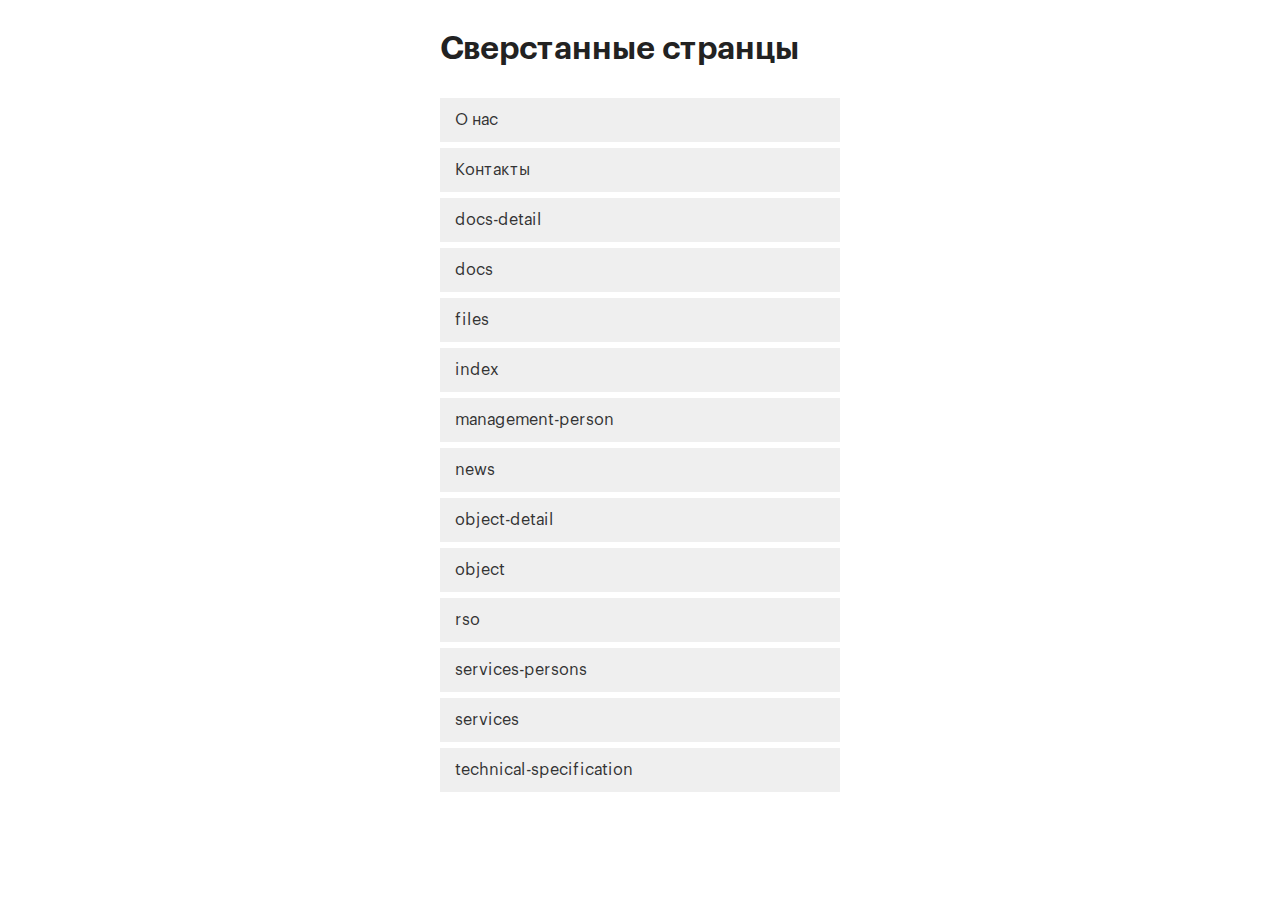
<file: pages.html>
<!DOCTYPE html>
<html>
<head>
    <!--[if IE 6]>		<html id="section-reco_main" class="nojs ie6 ieb7 ieb8 ieb9 ieb10 split1 nosplit5 platform-PC platform-notouch"><![endif]-->
	<!--[if IE 7]>		<html id="section-reco_main" class="nojs iea6 ie7 ieb8 ieb9 ieb10 split1 nosplit5 platform-PC platform-notouch"><![endif]-->
	<!--[if IE 8]>		<html id="section-reco_main" class="nojs iea6 iea7 ie8 ieb9 ieb10 split1 nosplit5 platform-PC platform-notouch"><![endif]-->
	<!--[if IE 9]>		<html id="section-reco_main" class="nojs iea6 iea7 iea8 ie9 ieb10 split1 nosplit5 platform-PC platform-notouch"><![endif]-->
	<meta name="viewport" content="width=device-width">
	<meta name="MobileOptimized" content="320"/>
	<meta name="HandheldFriendly" content="true"/>
	<meta charset="utf-8">
	<meta name="viewport min-width=320px" content="min-width=320, initial-scale=1.0" />
	<link rel="stylesheet" type="text/css" href="./style.css">
	<!--[if lt IE 9]>
		<script src="//cdnjs.cloudflare.com/ajax/libs/html5shiv/r29/html5.min.js"></script>
	<![endif]-->
	<title>index</title>
</head>
<body>
	<h3>Сверстанные странцы</h3>
	<ul>
		
			<li>
				<a href="about-us.html">О нас</a>
			</li>
		
			<li>
				<a href="contacts.html">Контакты</a>
			</li>
		
			<li>
				<a href="docs-detail.html">docs-detail</a>
			</li>
		
			<li>
				<a href="docs.html">docs</a>
			</li>
		
			<li>
				<a href="files.html">files</a>
			</li>
		
			<li>
				<a href="index.html">index</a>
			</li>
		
			<li>
				<a href="management-person.html">management-person</a>
			</li>
		
			<li>
				<a href="news.html">news</a>
			</li>
		
			<li>
				<a href="object-detail.html">object-detail</a>
			</li>
		
			<li>
				<a href="object.html">object</a>
			</li>
		
			<li>
				<a href="rso.html">rso</a>
			</li>
		
			<li>
				<a href="services-persons.html">services-persons</a>
			</li>
		
			<li>
				<a href="services.html">services</a>
			</li>
		
			<li>
				<a href="technical-specifications.html">technical-specification</a>
			</li>
		
	</ul>
	<style>
		h3{padding:30px 0;}
		h3,ul{margin:0 auto;width:400px;}
		ul li{padding:10px 15px; background:#efefef; margin-bottom:6px;}
		ul li a{color:#333;}
	</style>

	<script type="text/javascript" src="./main.min.js" defer="" async=""></script>
</body>
</html>
</file>
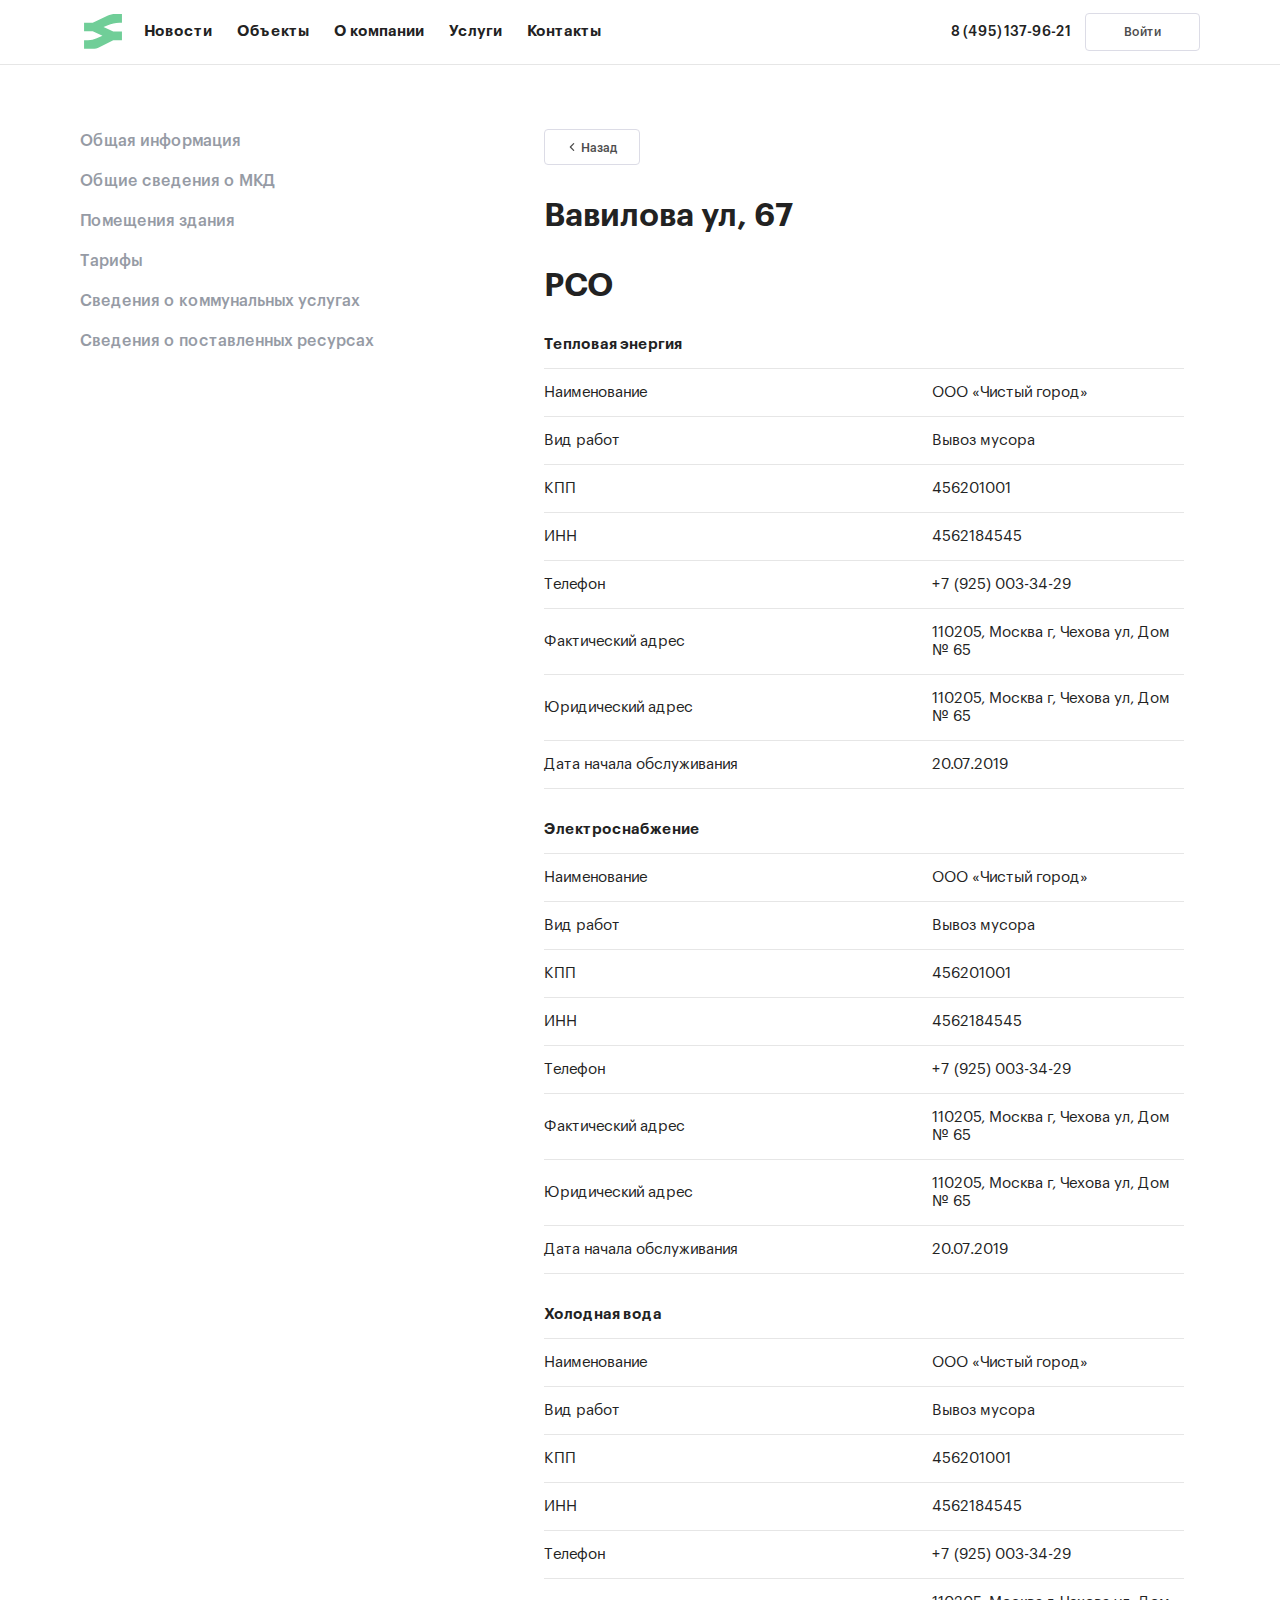
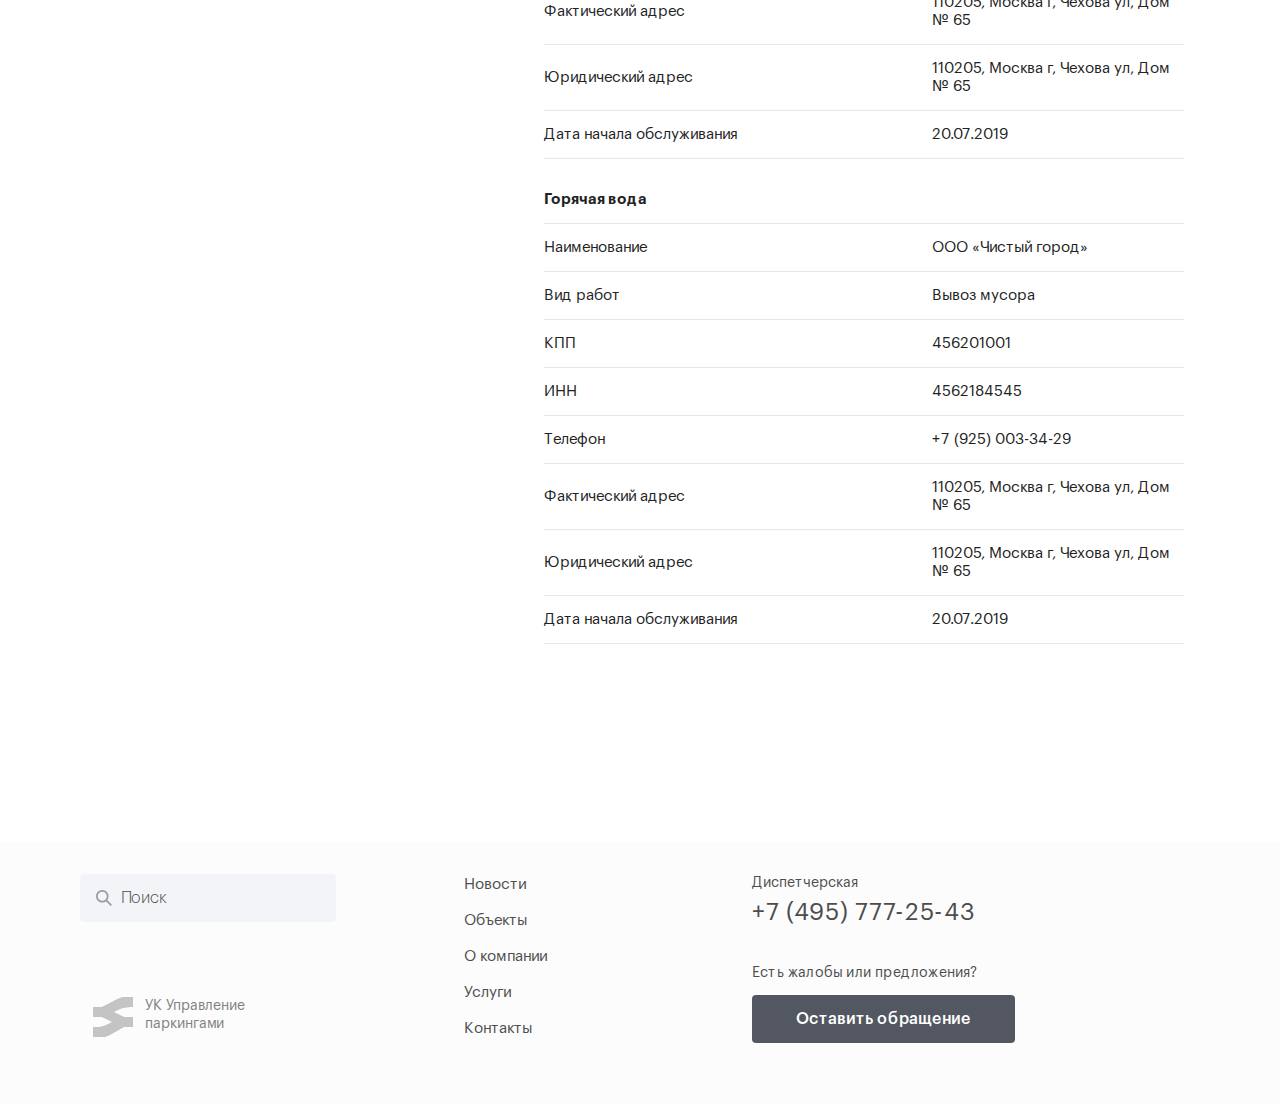
<file: rso.html>
<!DOCTYPE html>
	<html>

	<head>
		<!--[if IE 6]>		<html id="section-reco_main" class="nojs ie6 ieb7 ieb8 ieb9 ieb10 split1 nosplit5 platform-PC platform-notouch"><![endif]-->
		<!--[if IE 7]>		<html id="section-reco_main" class="nojs iea6 ie7 ieb8 ieb9 ieb10 split1 nosplit5 platform-PC platform-notouch"><![endif]-->
		<!--[if IE 8]>		<html id="section-reco_main" class="nojs iea6 iea7 ie8 ieb9 ieb10 split1 nosplit5 platform-PC platform-notouch"><![endif]-->
		<!--[if IE 9]>		<html id="section-reco_main" class="nojs iea6 iea7 iea8 ie9 ieb10 split1 nosplit5 platform-PC platform-notouch"><![endif]-->
		<meta name="viewport" content="width=device-width">
		<meta name="MobileOptimized" content="320" />
		<meta name="HandheldFriendly" content="true" />
		<meta charset="utf-8">
		<meta name="viewport min-width=320px" content="min-width=320, initial-scale=1.0" />
		<link rel="stylesheet" type="text/css" href="./style.css">
		<!--[if lt IE 9]>
		<script src="//cdnjs.cloudflare.com/ajax/libs/html5shiv/r29/html5.min.js"></script>
	<![endif]-->
		<title>index</title>
	</head>

	<body class="information-layout">
		<header class="header">
			<div class="header__top">
				<div class="container">
					<div class="header__section header__section--left">
						<a href="/" class="header__logo" >
					<svg viewBox="0 0 27 25" fill="none" xmlns="http://www.w3.org/2000/svg">
<path d="M16.2234 1.2171C17.9276 0.415579 19.7877 0 21.671 0H26.3111V6.01376H24.4387C21.7023 6.01376 18.9974 6.59871 16.5055 7.72939L13.5244 9.08201L20.2866 12.1503H26.3111V18.164H20.2866L10.613 23.0928C9.21323 23.806 7.66449 24.1778 6.09345 24.1778H0V18.164H2.72476C4.81919 18.164 6.8902 17.7234 8.80328 16.8709L12.7867 15.0958L6.02451 12.0275H0V6.01376H6.02451L16.2234 1.2171Z"/>
</svg>


				</a>

						<nav class="header__nav header__nav--desktop">
							<ul>
								<li class="header__link">
									<a href="#">Новости</a>
								</li>
								<li class="header__link">
									<a href="#">Объекты</a>
								</li>
								<li class="header__link">
									<a href="#">О компании</a>
								</li>
								<li class="header__link">
									<a href="#">Услуги</a>
								</li>
								<li class="header__link">
									<a href="#">Контакты</a>
								</li>
							</ul>
						</nav>
					</div>
					<div class="header__section">
						<a class="header__number" href="tel:84951379621">
					8 (495) 137-96-21
				</a>
						<div class="header__user" onclick="o2.gPopup.open('_login-popup')">
							<button href="#" class="header__user-icon"><svg width="16" height="16" viewBox="0 0 16 16" fill="none" xmlns="http://www.w3.org/2000/svg">
									<circle cx="8" cy="4.5" r="2.75" stroke="#4D4D4D" stroke-width="1.5" />
									<path d="M3.38966 13.9612C2.88673 13.8979 2.78665 13.7432 2.77451 13.722C2.75629 13.6901 2.71073 13.5629 2.82497 13.2722C3.63559 11.2094 5.6476 9.75 8 9.75C10.3524 9.75 12.3644 11.2094 13.175 13.2722C13.2893 13.5629 13.2437 13.6901 13.2255 13.722C13.2134 13.7432 13.1133 13.8979 12.6103 13.9612C9.54888 14.3463 6.45112 14.3463 3.38966 13.9612Z" stroke="#4D4D4D" stroke-width="1.5" />
								</svg>
							</button>
							<button class="header__button g-button g-button--white g-button--small">Войти</button>
						</div>
						<button class="header__search">
							<svg viewBox="0 0 14 14" xmlns="http://www.w3.org/2000/svg">
								<circle cx="5.5" cy="5.5" r="4.75" stroke-width="1.5" />
								<path d="M13 13L9 9" stroke-width="1.5" stroke-linecap="round" />
							</svg>

						</button>
					</div>
				</div>
			</div>
			<nav class="header__nav header__nav--mobile">
				<div class="container">
					<ul>
						<li class="header__link">
							<a href="#">Новости</a>
						</li>
						<li class="header__link">
							<a href="#">Объекты</a>
						</li>
						<li class="header__link">
							<a href="#">О компании</a>
						</li>
						<li class="header__link">
							<a href="#">Услуги</a>
						</li>
						<li class="header__link">
							<a href="#">Контакты</a>
						</li>
					</ul>
				</div>
			</nav>
		</header>

		<div class="information-layout__page-select information-layout__page-select--mobile">
			<div class="g-page-select _g-page-select">
				<button class="g-page-select__button" onclick="o2.pageSelect.open()">
					Общая информация
					<div class="g-page-select__icon">
						<svg width="12" height="12" viewBox="0 0 12 12" fill="none" xmlns="http://www.w3.org/2000/svg">
							<path d="M2 4L6 8L10 4" stroke="#222222" stroke-width="1.5" stroke-linecap="round" stroke-linejoin="round" />
						</svg>

					</div>
				</button>
				<ul class="g-page-select__list _g-page-select__list">
					<li class="g-page-select__item _g-page-select-item">
						<button class="g-page-select__item-title" onclick="o2.pageSelect.showOrHidePageSublist(this)">Общая информация</button>
						<ul class="g-page-select__sublist _page-sublist">
							<li>
								<a class="g-page-select__link" href="#">
								Технические характеристики
							</a>
							</li>
							<li><a class="g-page-select__link" href="#">Лица, осуществляющие управление</a></li>
							<li><a class="g-page-select__link" href="#">Лица, оказывающие услуги</a></li>
							<li><a class="g-page-select__link" href="#">РСО</a></li>
						</ul>
					</li>
					<li class="g-page-select__item _g-page-select-item">
						<button class="g-page-select__item-title" onclick="o2.pageSelect.showOrHidePageSublist(this)">Общие сведения о МКД</button>
						<ul class="g-page-select__sublist _page-sublist">
							<li>
								<a class="g-page-select__link g-page-select__link--active" href="#">
								Технические характеристики
							</a>
							</li>
							<li><a class="g-page-select__link" href="#">Лица, осуществляющие управление</a></li>
							<li><a class="g-page-select__link" href="#">Лица, оказывающие услуги</a></li>
							<li><a class="g-page-select__link" href="#">РСО</a></li>
						</ul>
					</li>
					<li class="g-page-select__item _g-page-select-item">
						<button class="g-page-select__item-title" onclick="o2.pageSelect.showOrHidePageSublist(this)">Помещения здания</button>
						<ul class="g-page-select__sublist _page-sublist">
							<li>
								<a class="g-page-select__link" href="#">
								Технические характеристики
							</a>
							</li>
							<li><a class="g-page-select__link" href="#">Лица, осуществляющие управление</a></li>
							<li><a class="g-page-select__link" href="#">Лица, оказывающие услуги</a></li>
							<li><a class="g-page-select__link" href="#">РСО</a></li>
						</ul>
					</li>
					<li class="g-page-select__item _g-page-select-item">
						<button class="g-page-select__item-title" onclick="o2.pageSelect.showOrHidePageSublist(this)">Тарифы</button>
						<ul class="g-page-select__sublist _page-sublist">
							<li>
								<a class="g-page-select__link" href="#">
								Технические характеристики
							</a>
							</li>
							<li><a class="g-page-select__link" href="#">Лица, осуществляющие управление</a></li>
							<li><a class="g-page-select__link" href="#">Лица, оказывающие услуги</a></li>
							<li><a class="g-page-select__link" href="#">РСО</a></li>
						</ul>
					</li>
					<li class="g-page-select__item _g-page-select-item">
						<button class="g-page-select__item-title" onclick="o2.pageSelect.showOrHidePageSublist(this)">Сведения о коммунальных услугах</button>
						<ul class="g-page-select__sublist _page-sublist">
							<li>
								<a class="g-page-select__link" href="#">
								Технические характеристики
							</a>
							</li>
							<li><a class="g-page-select__link" href="#">Лица, осуществляющие управление</a></li>
							<li><a class="g-page-select__link" href="#">Лица, оказывающие услуги</a></li>
							<li><a class="g-page-select__link" href="#">РСО</a></li>
						</ul>
					</li>
					<li class="g-page-select__item _g-page-select-item">
						<button class="g-page-select__item-title" onclick="o2.pageSelect.showOrHidePageSublist(this)">Сведения о поставленных ресурсах</button>
						<ul class="g-page-select__sublist _page-sublist">
							<li>
								<a class="g-page-select__link" href="#">
								Технические характеристики
							</a>
							</li>
							<li><a class="g-page-select__link" href="#">Лица, осуществляющие управление</a></li>
							<li><a class="g-page-select__link" href="#">Лица, оказывающие услуги</a></li>
							<li><a class="g-page-select__link" href="#">РСО</a></li>
						</ul>
					</li>
				</ul>
				<div class="g-page-select__background"></div>
			</div>

		</div>
		<main class="container">
			<div class="information-layout__page-select information-layout__page-select--desktop">
				<div class="g-page-select _g-page-select">
					<ul class="g-page-select__list _g-page-select__list">
						<li class="g-page-select__item _g-page-select-item">
							<button class="g-page-select__item-title" onclick="o2.pageSelect.showOrHidePageSublist(this)">Общая информация</button>
							<ul class="g-page-select__sublist _page-sublist">
								<li>
									<a class="g-page-select__link" href="#">
									Технические характеристики
								</a>
								</li>
								<li><a class="g-page-select__link" href="#">Лица, осуществляющие управление</a></li>
								<li><a class="g-page-select__link" href="#">Лица, оказывающие услуги</a></li>
								<li><a class="g-page-select__link" href="#">РСО</a></li>
							</ul>
						</li>
						<li class="g-page-select__item _g-page-select-item">
							<button class="g-page-select__item-title" onclick="o2.pageSelect.showOrHidePageSublist(this)">Общие сведения о МКД</button>
							<ul class="g-page-select__sublist _page-sublist">
								<li>
									<a class="g-page-select__link g-page-select__link--active" href="#">
									Технические характеристики
								</a>
								</li>
								<li><a class="g-page-select__link" href="#">Лица, осуществляющие управление</a></li>
								<li><a class="g-page-select__link" href="#">Лица, оказывающие услуги</a></li>
								<li><a class="g-page-select__link" href="#">РСО</a></li>
							</ul>
						</li>
						<li class="g-page-select__item _g-page-select-item">
							<button class="g-page-select__item-title" onclick="o2.pageSelect.showOrHidePageSublist(this)">Помещения здания</button>
							<ul class="g-page-select__sublist _page-sublist">
								<li>
									<a class="g-page-select__link" href="#">
									Технические характеристики
								</a>
								</li>
								<li><a class="g-page-select__link" href="#">Лица, осуществляющие управление</a></li>
								<li><a class="g-page-select__link" href="#">Лица, оказывающие услуги</a></li>
								<li><a class="g-page-select__link" href="#">РСО</a></li>
							</ul>
						</li>
						<li class="g-page-select__item _g-page-select-item">
							<button class="g-page-select__item-title" onclick="o2.pageSelect.showOrHidePageSublist(this)">Тарифы</button>
							<ul class="g-page-select__sublist _page-sublist">
								<li>
									<a class="g-page-select__link" href="#">
									Технические характеристики
								</a>
								</li>
								<li><a class="g-page-select__link" href="#">Лица, осуществляющие управление</a></li>
								<li><a class="g-page-select__link" href="#">Лица, оказывающие услуги</a></li>
								<li><a class="g-page-select__link" href="#">РСО</a></li>
							</ul>
						</li>
						<li class="g-page-select__item _g-page-select-item">
							<button class="g-page-select__item-title" onclick="o2.pageSelect.showOrHidePageSublist(this)">Сведения о коммунальных услугах</button>
							<ul class="g-page-select__sublist _page-sublist">
								<li>
									<a class="g-page-select__link" href="#">
									Технические характеристики
								</a>
								</li>
								<li><a class="g-page-select__link" href="#">Лица, осуществляющие управление</a></li>
								<li><a class="g-page-select__link" href="#">Лица, оказывающие услуги</a></li>
								<li><a class="g-page-select__link" href="#">РСО</a></li>
							</ul>
						</li>
						<li class="g-page-select__item _g-page-select-item">
							<button class="g-page-select__item-title" onclick="o2.pageSelect.showOrHidePageSublist(this)">Сведения о поставленных ресурсах</button>
							<ul class="g-page-select__sublist _page-sublist">
								<li>
									<a class="g-page-select__link" href="#">
									Технические характеристики
								</a>
								</li>
								<li><a class="g-page-select__link" href="#">Лица, осуществляющие управление</a></li>
								<li><a class="g-page-select__link" href="#">Лица, оказывающие услуги</a></li>
								<li><a class="g-page-select__link" href="#">РСО</a></li>
							</ul>
						</li>
					</ul>
				</div>
			</div>
			<div>
				<div class="bread-crumb">
					<a href="#" class="bread-crumb__button">
		<svg width="12" height="12" viewBox="0 0 12 12" fill="none" xmlns="http://www.w3.org/2000/svg">
	<path d="M8 10L4 6L8 2" stroke-width="1.5" stroke-linecap="round" stroke-linejoin="round"/>
</svg>

		<span>Назад</span>
	</a>
				</div>

				<div class="page">
					<h3>Вавилова ул, 67</h3>
					<h4>РСО</h4>
					<table class="g-table">
						<thead class="g-table__title">
							<tr class="g-table__row">
								<td class="g-table__item">Тепловая энергия</td>
							</tr>
						</thead>
						<tr class="g-table__row">
							<td class="g-table__item">Наименование</td>
							<td class="g-table__item">ООО «Чистый город»</td>
						</tr>
						<tr class="g-table__row">
							<td class="g-table__item">Вид работ</td>
							<td class="g-table__item">Вывоз мусора</td>
						</tr>
						<tr class="g-table__row">
							<td class="g-table__item">КПП</td>
							<td class="g-table__item">456201001</td>
						</tr>
						<tr class="g-table__row">
							<td class="g-table__item">ИНН</td>
							<td class="g-table__item">4562184545</td>
						</tr>
						<tr class="g-table__row">
							<td class="g-table__item">Телефон</td>
							<td class="g-table__item">+7 (925) 003-34-29</td>
						</tr>
						<tr class="g-table__row">
							<td class="g-table__item">Фактический адрес</td>
							<td class="g-table__item">110205, Москва г, Чехова ул, Дом № 65</td>
						</tr>
						<tr class="g-table__row">
							<td class="g-table__item">Юридический адрес</td>
							<td class="g-table__item">110205, Москва г, Чехова ул, Дом № 65</td>
						</tr>
						<tr class="g-table__row">
							<td class="g-table__item">Дата начала обслуживания</td>
							<td class="g-table__item">20.07.2019</td>
						</tr>
						<thead class="g-table__title">
							<tr class="g-table__row">
								<td class="g-table__item">Электроснабжение</td>
							</tr>
						</thead>
						<tr class="g-table__row">
							<td class="g-table__item">Наименование</td>
							<td class="g-table__item">ООО «Чистый город»</td>
						</tr>
						<tr class="g-table__row">
							<td class="g-table__item">Вид работ</td>
							<td class="g-table__item">Вывоз мусора</td>
						</tr>
						<tr class="g-table__row">
							<td class="g-table__item">КПП</td>
							<td class="g-table__item">456201001</td>
						</tr>
						<tr class="g-table__row">
							<td class="g-table__item">ИНН</td>
							<td class="g-table__item">4562184545</td>
						</tr>
						<tr class="g-table__row">
							<td class="g-table__item">Телефон</td>
							<td class="g-table__item">+7 (925) 003-34-29</td>
						</tr>
						<tr class="g-table__row">
							<td class="g-table__item">Фактический адрес</td>
							<td class="g-table__item">110205, Москва г, Чехова ул, Дом № 65</td>
						</tr>
						<tr class="g-table__row">
							<td class="g-table__item">Юридический адрес</td>
							<td class="g-table__item">110205, Москва г, Чехова ул, Дом № 65</td>
						</tr>
						<tr class="g-table__row">
							<td class="g-table__item">Дата начала обслуживания</td>
							<td class="g-table__item">20.07.2019</td>
						</tr>
						<thead class="g-table__title">
							<tr class="g-table__row">
								<td class="g-table__item">Холодная вода</td>
							</tr>
						</thead>
						<tr class="g-table__row">
							<td class="g-table__item">Наименование</td>
							<td class="g-table__item">ООО «Чистый город»</td>
						</tr>
						<tr class="g-table__row">
							<td class="g-table__item">Вид работ</td>
							<td class="g-table__item">Вывоз мусора</td>
						</tr>
						<tr class="g-table__row">
							<td class="g-table__item">КПП</td>
							<td class="g-table__item">456201001</td>
						</tr>
						<tr class="g-table__row">
							<td class="g-table__item">ИНН</td>
							<td class="g-table__item">4562184545</td>
						</tr>
						<tr class="g-table__row">
							<td class="g-table__item">Телефон</td>
							<td class="g-table__item">+7 (925) 003-34-29</td>
						</tr>
						<tr class="g-table__row">
							<td class="g-table__item">Фактический адрес</td>
							<td class="g-table__item">110205, Москва г, Чехова ул, Дом № 65</td>
						</tr>
						<tr class="g-table__row">
							<td class="g-table__item">Юридический адрес</td>
							<td class="g-table__item">110205, Москва г, Чехова ул, Дом № 65</td>
						</tr>
						<tr class="g-table__row">
							<td class="g-table__item">Дата начала обслуживания</td>
							<td class="g-table__item">20.07.2019</td>
						</tr>
						<thead class="g-table__title">
							<tr class="g-table__row">
								<td class="g-table__item">Горячая вода</td>
							</tr>
						</thead>
						<tr class="g-table__row">
							<td class="g-table__item">Наименование</td>
							<td class="g-table__item">ООО «Чистый город»</td>
						</tr>
						<tr class="g-table__row">
							<td class="g-table__item">Вид работ</td>
							<td class="g-table__item">Вывоз мусора</td>
						</tr>
						<tr class="g-table__row">
							<td class="g-table__item">КПП</td>
							<td class="g-table__item">456201001</td>
						</tr>
						<tr class="g-table__row">
							<td class="g-table__item">ИНН</td>
							<td class="g-table__item">4562184545</td>
						</tr>
						<tr class="g-table__row">
							<td class="g-table__item">Телефон</td>
							<td class="g-table__item">+7 (925) 003-34-29</td>
						</tr>
						<tr class="g-table__row">
							<td class="g-table__item">Фактический адрес</td>
							<td class="g-table__item">110205, Москва г, Чехова ул, Дом № 65</td>
						</tr>
						<tr class="g-table__row">
							<td class="g-table__item">Юридический адрес</td>
							<td class="g-table__item">110205, Москва г, Чехова ул, Дом № 65</td>
						</tr>
						<tr class="g-table__row">
							<td class="g-table__item">Дата начала обслуживания</td>
							<td class="g-table__item">20.07.2019</td>
						</tr>
					</table>
				</div>

			</div>
		</main>



		<footer class="footer">
			<div class="container">
				<div class="footer__section">
					<form class="search">
						<input class="search__field" type="text" placeholder="Поиск" oninput="o2.search.onChange(this)">
						<button class="search__button" type="submit"><svg viewBox="0 0 14 14" xmlns="http://www.w3.org/2000/svg">
								<circle cx="5.5" cy="5.5" r="4.75" stroke-width="1.5" />
								<path d="M13 13L9 9" stroke-width="1.5" stroke-linecap="round" />
							</svg>
						</button>
						<button class="search__button search__button--right" type="button" onclick="o2.search.clearSearchField(this)">
							<svg width="16" height="16" viewBox="0 0 16 16" fill="none" xmlns="http://www.w3.org/2000/svg">
								<path fill-rule="evenodd" clip-rule="evenodd" d="M15 1L1 15L15 1Z" stroke-width="1.5" stroke-linecap="square" />
								<path d="M1 1L15 15" stroke-width="1.5" />
							</svg>

						</button>
					</form>
					<div class="footer__copyright footer__copyright--desktop">
						<a href="/" class="footer__logo" >
						<svg viewBox="0 0 40 40" fill="none" xmlns="http://www.w3.org/2000/svg">
	<path d="M24.6639 2.01358C27.2548 0.687539 30.0826 0 32.9457 0H40V9.94924H37.1535C32.9933 9.94924 28.8812 10.917 25.0928 12.7876L20.5607 15.0254L30.8411 20.1015H40V30.0508H30.8411L16.1347 38.2049C14.0066 39.3849 11.6521 40 9.26369 40H0V30.0508H4.14237C7.32647 30.0508 10.475 29.3219 13.3834 27.9114L19.4393 24.9746L9.15888 19.8985H0V9.94924H9.15888L24.6639 2.01358Z" fill="#70CE98"/>
	<path d="M24.6639 2.01358C27.2548 0.687539 30.0826 0 32.9457 0H40V9.94924H37.1535C32.9933 9.94924 28.8812 10.917 25.0928 12.7876L20.5607 15.0254L30.8411 20.1015H40V30.0508H30.8411L16.1347 38.2049C14.0066 39.3849 11.6521 40 9.26369 40H0V30.0508H4.14237C7.32647 30.0508 10.475 29.3219 13.3834 27.9114L19.4393 24.9746L9.15888 19.8985H0V9.94924H9.15888L24.6639 2.01358Z" fill="#C4C4C4"/>
</svg>

					</a>
						<span>УК Управление паркингами</span>
					</div>
				</div>
				<nav class="footer__nav">
					<ul>
						<li class="footer__link">
							<a href="#">Новости</a>
						</li>
						<li class="footer__link">
							<a href="#">Объекты</a>
						</li>
						<li class="footer__link">
							<a href="#">О компании</a>
						</li>
						<li class="footer__link">
							<a href="#">Услуги</a>
						</li>
						<li class="footer__link">
							<a href="#">Контакты</a>
						</li>
					</ul>
				</nav>
				<div class="footer__section">
					<div class="footer__contact">
						<span>Диспетчерская</span>
						<a class="footer__number" href="tel:74957772543">+7 (495) 777-25-43 </a>
					</div>
					<div class="footer__feedback">
						<span>Есть жалобы или предложения?</span>
						<button class="g-button g-button--black" onclick="o2.gPopup.open('_feedback-popup')">Оставить обращение</button>
					</div>
				</div>
				<div class="footer__copyright footer__copyright--mobile">
					<a href="/" class="footer__logo" >
					<svg viewBox="0 0 40 40" fill="none" xmlns="http://www.w3.org/2000/svg">
	<path d="M24.6639 2.01358C27.2548 0.687539 30.0826 0 32.9457 0H40V9.94924H37.1535C32.9933 9.94924 28.8812 10.917 25.0928 12.7876L20.5607 15.0254L30.8411 20.1015H40V30.0508H30.8411L16.1347 38.2049C14.0066 39.3849 11.6521 40 9.26369 40H0V30.0508H4.14237C7.32647 30.0508 10.475 29.3219 13.3834 27.9114L19.4393 24.9746L9.15888 19.8985H0V9.94924H9.15888L24.6639 2.01358Z" fill="#70CE98"/>
	<path d="M24.6639 2.01358C27.2548 0.687539 30.0826 0 32.9457 0H40V9.94924H37.1535C32.9933 9.94924 28.8812 10.917 25.0928 12.7876L20.5607 15.0254L30.8411 20.1015H40V30.0508H30.8411L16.1347 38.2049C14.0066 39.3849 11.6521 40 9.26369 40H0V30.0508H4.14237C7.32647 30.0508 10.475 29.3219 13.3834 27.9114L19.4393 24.9746L9.15888 19.8985H0V9.94924H9.15888L24.6639 2.01358Z" fill="#C4C4C4"/>
</svg>

				</a>
					<span>УК Управление паркингами</span>
				</div>
			</div>
			<div class="g-popup _overlay"></div>
			<div style="display: none;">
				<div class="_login-popup">
					<div class="g-popup__content _popup-content">
						<div class="g-popup__header">
							<div class="g-popup__close" onclick="o2.gPopup.close()">
								<svg width="16" height="16" viewBox="0 0 16 16" fill="none" xmlns="http://www.w3.org/2000/svg">
									<path fill-rule="evenodd" clip-rule="evenodd" d="M15 1L1 15L15 1Z" stroke-width="1.5" stroke-linecap="square" />
									<path d="M1 1L15 15" stroke-width="1.5" />
								</svg>

							</div>
						</div>
						<form class="login-popup g-form g-popup__container" onsubmit="return o2.gFrom.submit(this)">
							<h2>Войти в личный кабинет</h2>
							<label class="g-input _field" data-code="email" data-call="email">
								<input class="g-input__input" type="text" onfocus="o2.gInput.onChange(this)" onblur="o2.gInput.onChange(this)">
								<span class="g-input__placeholder">Эл.почта</span>
								<div class="g-input__sub _error-msg">Name already exist</div>
							</label>
							<label class="g-input _field" data-code="password" data-call="empty">
								<input name="password" class="g-input__input" type="password" onfocus="o2.gInput.onChange(this)" onblur="o2.gInput.onChange(this)">
								<span class="g-input__placeholder">Пароль</span>
								<div class="g-input__sub _error-msg">Name already exist</div>
							</label>

							<button href="#" class="g-form__button" type="button">
								Восстановление доступа
							</button>

							<button class="g-form__submit g-button g-button--black">Войти</button>

							<div class="g-form__hint">
								<a href="#" class="g-form__link">Зарегистрироваться</a>
							</div>
						</form>
					</div>
				</div>

				<div class="_feedback-popup">
					<div class="g-popup__content _popup-content">
						<div class="g-popup__header">
							<div class="g-popup__close" onclick="o2.gPopup.close()">
								<svg width="16" height="16" viewBox="0 0 16 16" fill="none" xmlns="http://www.w3.org/2000/svg">
									<path fill-rule="evenodd" clip-rule="evenodd" d="M15 1L1 15L15 1Z" stroke-width="1.5" stroke-linecap="square" />
									<path d="M1 1L15 15" stroke-width="1.5" />
								</svg>

							</div>
						</div>
						<form class="feedback-popup g-form g-popup__container" onsubmit="return o2.gFrom.submit(this)">
							<h2>Свяжитесь с нами</h2>
							<p>Если у вас вопросы, жалобы или предложения, воспользуйтесь формой обратной связи.</p>
							<label class="g-input _field" data-call="empty">
								<input class="g-input__input feedback-popup__input feedback-popup__input--white" type="text" onfocus="o2.gInput.onChange(this)" onblur="o2.gInput.onChange(this)">
								<span class="g-input__placeholder">Сообщение</span>
								<div class="g-input__sub _error-msg">Name already exist</div>
							</label>
							<div class="g-form__row">
								<label class="g-input _field" data-call="empty">
									<input class="g-input__input" type="text" onfocus="o2.gInput.onChange(this)" onblur="o2.gInput.onChange(this)">
									<span class="g-input__placeholder">Имя</span>
									<div class="g-input__sub _error-msg">Name already exist</div>
								</label>
								<label class="g-input _field" data-call="phone">
									<input class="g-input__input _phone-mask" type="text" onfocus="o2.gInput.onChange(this)" onblur="o2.gInput.onChange(this)">
									<span class="g-input__placeholder">Телефон</span>
									<div class="g-input__sub _error-msg">Name already exist</div>
								</label>
							</div>
							<label class="g-input feedback-popup__last-input _field" data-call="email">
								<input class="g-input__input" type="text" onfocus="o2.gInput.onChange(this)" onblur="o2.gInput.onChange(this)">
								<span class="g-input__placeholder">Эл. почта</span>
								<div class="g-input__sub _error-msg">Name already exist</div>
							</label>
							<button class="g-form__submit g-button g-button--black">Отправить</button>

							<div class="g-form__hint">
								<p>Нажимая кнопку «Далее», вы подтверждаете свое согласие  на обработку персональных данных</p>
							</div>
						</form>
					</div>
				</div>

			</div>
		</footer>

		<script type="text/javascript" src="./main.min.js" defer="" async=""></script>
	</body>

	</html>
</file>
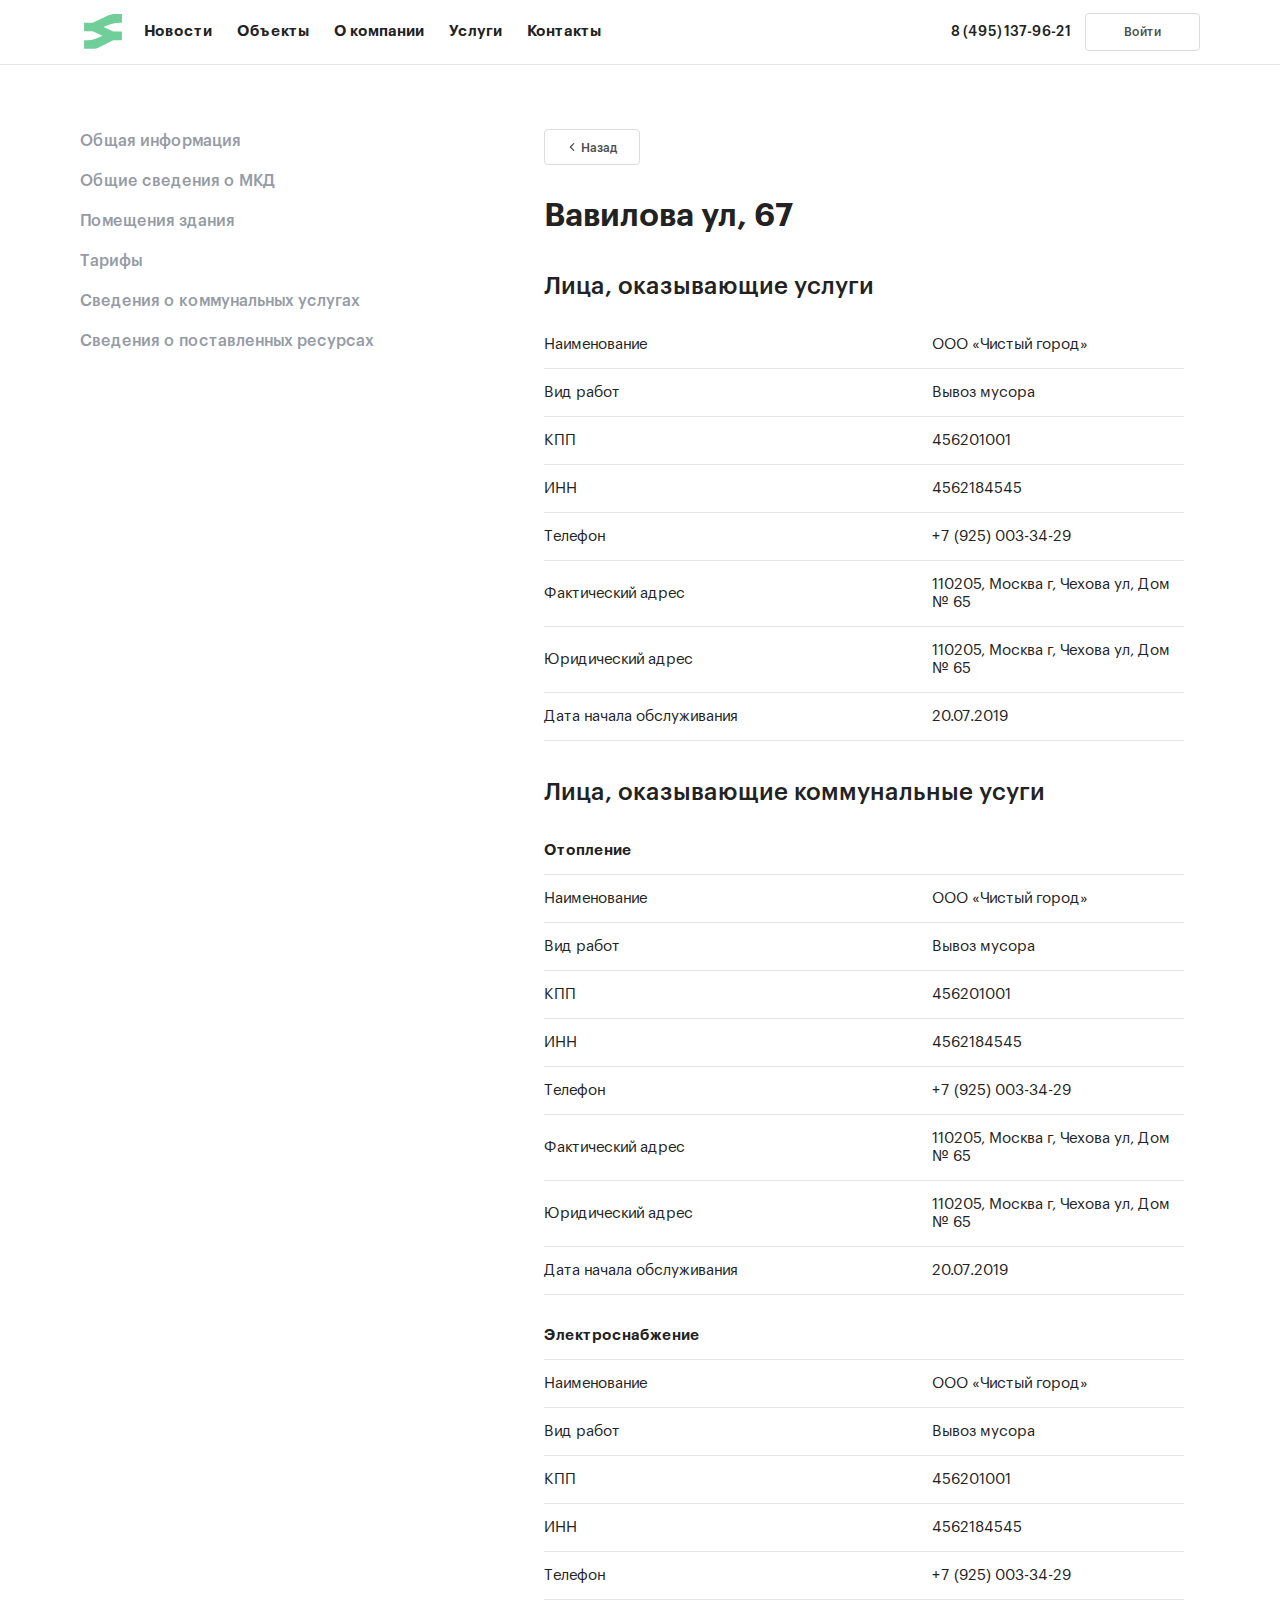
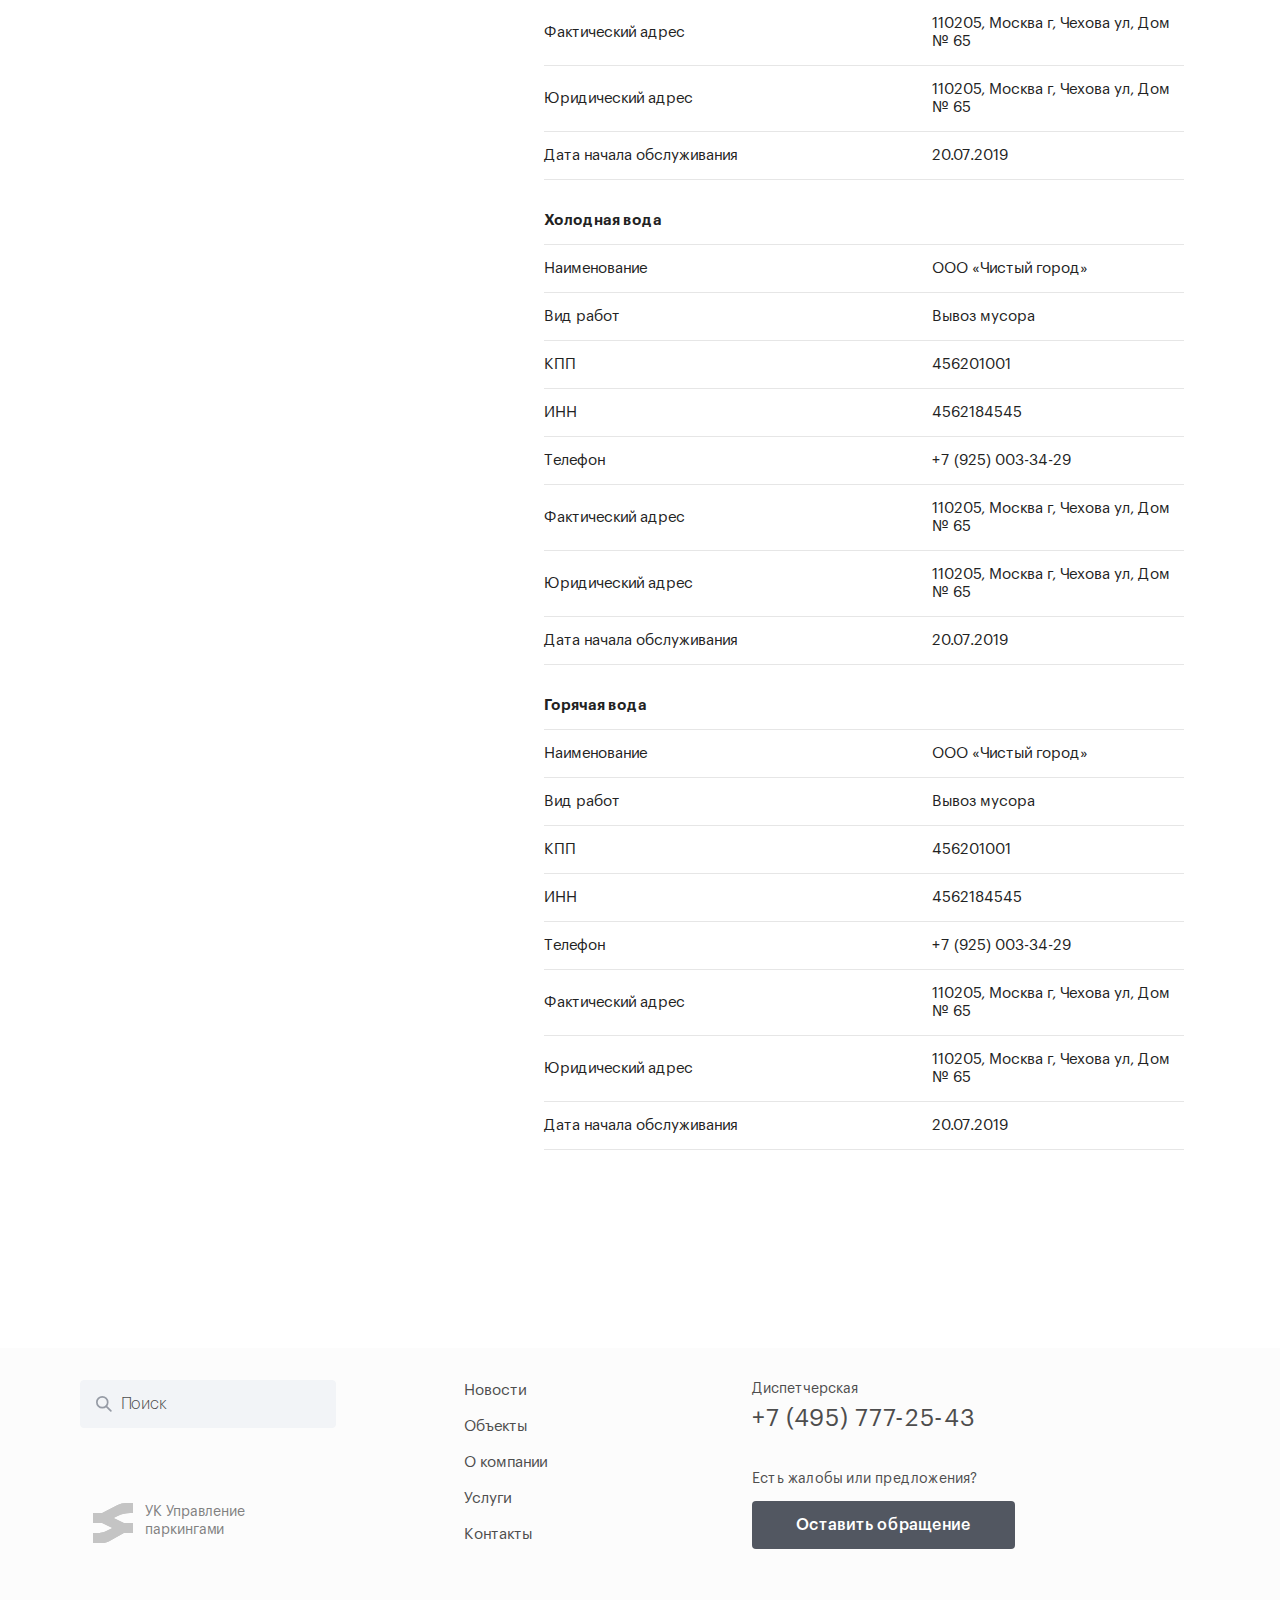
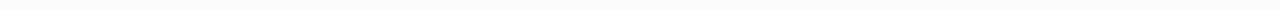
<file: services-persons.html>
<!DOCTYPE html>
	<html>

	<head>
		<!--[if IE 6]>		<html id="section-reco_main" class="nojs ie6 ieb7 ieb8 ieb9 ieb10 split1 nosplit5 platform-PC platform-notouch"><![endif]-->
		<!--[if IE 7]>		<html id="section-reco_main" class="nojs iea6 ie7 ieb8 ieb9 ieb10 split1 nosplit5 platform-PC platform-notouch"><![endif]-->
		<!--[if IE 8]>		<html id="section-reco_main" class="nojs iea6 iea7 ie8 ieb9 ieb10 split1 nosplit5 platform-PC platform-notouch"><![endif]-->
		<!--[if IE 9]>		<html id="section-reco_main" class="nojs iea6 iea7 iea8 ie9 ieb10 split1 nosplit5 platform-PC platform-notouch"><![endif]-->
		<meta name="viewport" content="width=device-width">
		<meta name="MobileOptimized" content="320" />
		<meta name="HandheldFriendly" content="true" />
		<meta charset="utf-8">
		<meta name="viewport min-width=320px" content="min-width=320, initial-scale=1.0" />
		<link rel="stylesheet" type="text/css" href="./style.css">
		<!--[if lt IE 9]>
		<script src="//cdnjs.cloudflare.com/ajax/libs/html5shiv/r29/html5.min.js"></script>
	<![endif]-->
		<title>index</title>
	</head>

	<body class="information-layout">
		<header class="header">
			<div class="header__top">
				<div class="container">
					<div class="header__section header__section--left">
						<a href="/" class="header__logo" >
					<svg viewBox="0 0 27 25" fill="none" xmlns="http://www.w3.org/2000/svg">
<path d="M16.2234 1.2171C17.9276 0.415579 19.7877 0 21.671 0H26.3111V6.01376H24.4387C21.7023 6.01376 18.9974 6.59871 16.5055 7.72939L13.5244 9.08201L20.2866 12.1503H26.3111V18.164H20.2866L10.613 23.0928C9.21323 23.806 7.66449 24.1778 6.09345 24.1778H0V18.164H2.72476C4.81919 18.164 6.8902 17.7234 8.80328 16.8709L12.7867 15.0958L6.02451 12.0275H0V6.01376H6.02451L16.2234 1.2171Z"/>
</svg>


				</a>

						<nav class="header__nav header__nav--desktop">
							<ul>
								<li class="header__link">
									<a href="#">Новости</a>
								</li>
								<li class="header__link">
									<a href="#">Объекты</a>
								</li>
								<li class="header__link">
									<a href="#">О компании</a>
								</li>
								<li class="header__link">
									<a href="#">Услуги</a>
								</li>
								<li class="header__link">
									<a href="#">Контакты</a>
								</li>
							</ul>
						</nav>
					</div>
					<div class="header__section">
						<a class="header__number" href="tel:84951379621">
					8 (495) 137-96-21
				</a>
						<div class="header__user" onclick="o2.gPopup.open('_login-popup')">
							<button href="#" class="header__user-icon"><svg width="16" height="16" viewBox="0 0 16 16" fill="none" xmlns="http://www.w3.org/2000/svg">
									<circle cx="8" cy="4.5" r="2.75" stroke="#4D4D4D" stroke-width="1.5" />
									<path d="M3.38966 13.9612C2.88673 13.8979 2.78665 13.7432 2.77451 13.722C2.75629 13.6901 2.71073 13.5629 2.82497 13.2722C3.63559 11.2094 5.6476 9.75 8 9.75C10.3524 9.75 12.3644 11.2094 13.175 13.2722C13.2893 13.5629 13.2437 13.6901 13.2255 13.722C13.2134 13.7432 13.1133 13.8979 12.6103 13.9612C9.54888 14.3463 6.45112 14.3463 3.38966 13.9612Z" stroke="#4D4D4D" stroke-width="1.5" />
								</svg>
							</button>
							<button class="header__button g-button g-button--white g-button--small">Войти</button>
						</div>
						<button class="header__search">
							<svg viewBox="0 0 14 14" xmlns="http://www.w3.org/2000/svg">
								<circle cx="5.5" cy="5.5" r="4.75" stroke-width="1.5" />
								<path d="M13 13L9 9" stroke-width="1.5" stroke-linecap="round" />
							</svg>

						</button>
					</div>
				</div>
			</div>
			<nav class="header__nav header__nav--mobile">
				<div class="container">
					<ul>
						<li class="header__link">
							<a href="#">Новости</a>
						</li>
						<li class="header__link">
							<a href="#">Объекты</a>
						</li>
						<li class="header__link">
							<a href="#">О компании</a>
						</li>
						<li class="header__link">
							<a href="#">Услуги</a>
						</li>
						<li class="header__link">
							<a href="#">Контакты</a>
						</li>
					</ul>
				</div>
			</nav>
		</header>

		<div class="information-layout__page-select information-layout__page-select--mobile">
			<div class="g-page-select _g-page-select">
				<button class="g-page-select__button" onclick="o2.pageSelect.open()">
					Общая информация
					<div class="g-page-select__icon">
						<svg width="12" height="12" viewBox="0 0 12 12" fill="none" xmlns="http://www.w3.org/2000/svg">
							<path d="M2 4L6 8L10 4" stroke="#222222" stroke-width="1.5" stroke-linecap="round" stroke-linejoin="round" />
						</svg>

					</div>
				</button>
				<ul class="g-page-select__list _g-page-select__list">
					<li class="g-page-select__item _g-page-select-item">
						<button class="g-page-select__item-title" onclick="o2.pageSelect.showOrHidePageSublist(this)">Общая информация</button>
						<ul class="g-page-select__sublist _page-sublist">
							<li>
								<a class="g-page-select__link" href="#">
								Технические характеристики
							</a>
							</li>
							<li><a class="g-page-select__link" href="#">Лица, осуществляющие управление</a></li>
							<li><a class="g-page-select__link" href="#">Лица, оказывающие услуги</a></li>
							<li><a class="g-page-select__link" href="#">РСО</a></li>
						</ul>
					</li>
					<li class="g-page-select__item _g-page-select-item">
						<button class="g-page-select__item-title" onclick="o2.pageSelect.showOrHidePageSublist(this)">Общие сведения о МКД</button>
						<ul class="g-page-select__sublist _page-sublist">
							<li>
								<a class="g-page-select__link g-page-select__link--active" href="#">
								Технические характеристики
							</a>
							</li>
							<li><a class="g-page-select__link" href="#">Лица, осуществляющие управление</a></li>
							<li><a class="g-page-select__link" href="#">Лица, оказывающие услуги</a></li>
							<li><a class="g-page-select__link" href="#">РСО</a></li>
						</ul>
					</li>
					<li class="g-page-select__item _g-page-select-item">
						<button class="g-page-select__item-title" onclick="o2.pageSelect.showOrHidePageSublist(this)">Помещения здания</button>
						<ul class="g-page-select__sublist _page-sublist">
							<li>
								<a class="g-page-select__link" href="#">
								Технические характеристики
							</a>
							</li>
							<li><a class="g-page-select__link" href="#">Лица, осуществляющие управление</a></li>
							<li><a class="g-page-select__link" href="#">Лица, оказывающие услуги</a></li>
							<li><a class="g-page-select__link" href="#">РСО</a></li>
						</ul>
					</li>
					<li class="g-page-select__item _g-page-select-item">
						<button class="g-page-select__item-title" onclick="o2.pageSelect.showOrHidePageSublist(this)">Тарифы</button>
						<ul class="g-page-select__sublist _page-sublist">
							<li>
								<a class="g-page-select__link" href="#">
								Технические характеристики
							</a>
							</li>
							<li><a class="g-page-select__link" href="#">Лица, осуществляющие управление</a></li>
							<li><a class="g-page-select__link" href="#">Лица, оказывающие услуги</a></li>
							<li><a class="g-page-select__link" href="#">РСО</a></li>
						</ul>
					</li>
					<li class="g-page-select__item _g-page-select-item">
						<button class="g-page-select__item-title" onclick="o2.pageSelect.showOrHidePageSublist(this)">Сведения о коммунальных услугах</button>
						<ul class="g-page-select__sublist _page-sublist">
							<li>
								<a class="g-page-select__link" href="#">
								Технические характеристики
							</a>
							</li>
							<li><a class="g-page-select__link" href="#">Лица, осуществляющие управление</a></li>
							<li><a class="g-page-select__link" href="#">Лица, оказывающие услуги</a></li>
							<li><a class="g-page-select__link" href="#">РСО</a></li>
						</ul>
					</li>
					<li class="g-page-select__item _g-page-select-item">
						<button class="g-page-select__item-title" onclick="o2.pageSelect.showOrHidePageSublist(this)">Сведения о поставленных ресурсах</button>
						<ul class="g-page-select__sublist _page-sublist">
							<li>
								<a class="g-page-select__link" href="#">
								Технические характеристики
							</a>
							</li>
							<li><a class="g-page-select__link" href="#">Лица, осуществляющие управление</a></li>
							<li><a class="g-page-select__link" href="#">Лица, оказывающие услуги</a></li>
							<li><a class="g-page-select__link" href="#">РСО</a></li>
						</ul>
					</li>
				</ul>
				<div class="g-page-select__background"></div>
			</div>

		</div>
		<main class="container">
			<div class="information-layout__page-select information-layout__page-select--desktop">
				<div class="g-page-select _g-page-select">
					<ul class="g-page-select__list _g-page-select__list">
						<li class="g-page-select__item _g-page-select-item">
							<button class="g-page-select__item-title" onclick="o2.pageSelect.showOrHidePageSublist(this)">Общая информация</button>
							<ul class="g-page-select__sublist _page-sublist">
								<li>
									<a class="g-page-select__link" href="#">
									Технические характеристики
								</a>
								</li>
								<li><a class="g-page-select__link" href="#">Лица, осуществляющие управление</a></li>
								<li><a class="g-page-select__link" href="#">Лица, оказывающие услуги</a></li>
								<li><a class="g-page-select__link" href="#">РСО</a></li>
							</ul>
						</li>
						<li class="g-page-select__item _g-page-select-item">
							<button class="g-page-select__item-title" onclick="o2.pageSelect.showOrHidePageSublist(this)">Общие сведения о МКД</button>
							<ul class="g-page-select__sublist _page-sublist">
								<li>
									<a class="g-page-select__link g-page-select__link--active" href="#">
									Технические характеристики
								</a>
								</li>
								<li><a class="g-page-select__link" href="#">Лица, осуществляющие управление</a></li>
								<li><a class="g-page-select__link" href="#">Лица, оказывающие услуги</a></li>
								<li><a class="g-page-select__link" href="#">РСО</a></li>
							</ul>
						</li>
						<li class="g-page-select__item _g-page-select-item">
							<button class="g-page-select__item-title" onclick="o2.pageSelect.showOrHidePageSublist(this)">Помещения здания</button>
							<ul class="g-page-select__sublist _page-sublist">
								<li>
									<a class="g-page-select__link" href="#">
									Технические характеристики
								</a>
								</li>
								<li><a class="g-page-select__link" href="#">Лица, осуществляющие управление</a></li>
								<li><a class="g-page-select__link" href="#">Лица, оказывающие услуги</a></li>
								<li><a class="g-page-select__link" href="#">РСО</a></li>
							</ul>
						</li>
						<li class="g-page-select__item _g-page-select-item">
							<button class="g-page-select__item-title" onclick="o2.pageSelect.showOrHidePageSublist(this)">Тарифы</button>
							<ul class="g-page-select__sublist _page-sublist">
								<li>
									<a class="g-page-select__link" href="#">
									Технические характеристики
								</a>
								</li>
								<li><a class="g-page-select__link" href="#">Лица, осуществляющие управление</a></li>
								<li><a class="g-page-select__link" href="#">Лица, оказывающие услуги</a></li>
								<li><a class="g-page-select__link" href="#">РСО</a></li>
							</ul>
						</li>
						<li class="g-page-select__item _g-page-select-item">
							<button class="g-page-select__item-title" onclick="o2.pageSelect.showOrHidePageSublist(this)">Сведения о коммунальных услугах</button>
							<ul class="g-page-select__sublist _page-sublist">
								<li>
									<a class="g-page-select__link" href="#">
									Технические характеристики
								</a>
								</li>
								<li><a class="g-page-select__link" href="#">Лица, осуществляющие управление</a></li>
								<li><a class="g-page-select__link" href="#">Лица, оказывающие услуги</a></li>
								<li><a class="g-page-select__link" href="#">РСО</a></li>
							</ul>
						</li>
						<li class="g-page-select__item _g-page-select-item">
							<button class="g-page-select__item-title" onclick="o2.pageSelect.showOrHidePageSublist(this)">Сведения о поставленных ресурсах</button>
							<ul class="g-page-select__sublist _page-sublist">
								<li>
									<a class="g-page-select__link" href="#">
									Технические характеристики
								</a>
								</li>
								<li><a class="g-page-select__link" href="#">Лица, осуществляющие управление</a></li>
								<li><a class="g-page-select__link" href="#">Лица, оказывающие услуги</a></li>
								<li><a class="g-page-select__link" href="#">РСО</a></li>
							</ul>
						</li>
					</ul>
				</div>
			</div>
			<div>
				<div class="bread-crumb">
					<a href="#" class="bread-crumb__button">
		<svg width="12" height="12" viewBox="0 0 12 12" fill="none" xmlns="http://www.w3.org/2000/svg">
	<path d="M8 10L4 6L8 2" stroke-width="1.5" stroke-linecap="round" stroke-linejoin="round"/>
</svg>

		<span>Назад</span>
	</a>
				</div>

				<div class="services-persons page">
					<h3>Вавилова ул, 67</h3>
					<h4>Лица, оказывающие услуги</h4>
					<table class="g-table">
						<tr class="g-table__row">
							<td class="g-table__item">Наименование</td>
							<td class="g-table__item">ООО «Чистый город»</td>
						</tr>
						<tr class="g-table__row">
							<td class="g-table__item">Вид работ</td>
							<td class="g-table__item">Вывоз мусора</td>
						</tr>
						<tr class="g-table__row">
							<td class="g-table__item">КПП</td>
							<td class="g-table__item">456201001</td>
						</tr>
						<tr class="g-table__row">
							<td class="g-table__item">ИНН</td>
							<td class="g-table__item">4562184545</td>
						</tr>
						<tr class="g-table__row">
							<td class="g-table__item">Телефон</td>
							<td class="g-table__item">+7 (925) 003-34-29</td>
						</tr>
						<tr class="g-table__row">
							<td class="g-table__item">Фактический адрес</td>
							<td class="g-table__item">110205, Москва г, Чехова ул, Дом № 65</td>
						</tr>
						<tr class="g-table__row">
							<td class="g-table__item">Юридический адрес</td>
							<td class="g-table__item">110205, Москва г, Чехова ул, Дом № 65</td>
						</tr>
						<tr class="g-table__row">
							<td class="g-table__item">Дата начала обслуживания</td>
							<td class="g-table__item">20.07.2019</td>
						</tr>
					</table>
					<h4>Лица, оказывающие коммунальные усуги</h4>
					<table class="g-table">
						<thead class="g-table__title">
							<tr class="g-table__row">
								<td class="g-table__item">Отопление</td>
							</tr>
						</thead>
						<tr class="g-table__row">
							<td class="g-table__item">Наименование</td>
							<td class="g-table__item">ООО «Чистый город»</td>
						</tr>
						<tr class="g-table__row">
							<td class="g-table__item">Вид работ</td>
							<td class="g-table__item">Вывоз мусора</td>
						</tr>
						<tr class="g-table__row">
							<td class="g-table__item">КПП</td>
							<td class="g-table__item">456201001</td>
						</tr>
						<tr class="g-table__row">
							<td class="g-table__item">ИНН</td>
							<td class="g-table__item">4562184545</td>
						</tr>
						<tr class="g-table__row">
							<td class="g-table__item">Телефон</td>
							<td class="g-table__item">+7 (925) 003-34-29</td>
						</tr>
						<tr class="g-table__row">
							<td class="g-table__item">Фактический адрес</td>
							<td class="g-table__item">110205, Москва г, Чехова ул, Дом № 65</td>
						</tr>
						<tr class="g-table__row">
							<td class="g-table__item">Юридический адрес</td>
							<td class="g-table__item">110205, Москва г, Чехова ул, Дом № 65</td>
						</tr>
						<tr class="g-table__row">
							<td class="g-table__item">Дата начала обслуживания</td>
							<td class="g-table__item">20.07.2019</td>
						</tr>
						<thead class="g-table__title">
							<tr class="g-table__row">
								<td class="g-table__item">Электроснабжение</td>
							</tr>
						</thead>
						<tr class="g-table__row">
							<td class="g-table__item">Наименование</td>
							<td class="g-table__item">ООО «Чистый город»</td>
						</tr>
						<tr class="g-table__row">
							<td class="g-table__item">Вид работ</td>
							<td class="g-table__item">Вывоз мусора</td>
						</tr>
						<tr class="g-table__row">
							<td class="g-table__item">КПП</td>
							<td class="g-table__item">456201001</td>
						</tr>
						<tr class="g-table__row">
							<td class="g-table__item">ИНН</td>
							<td class="g-table__item">4562184545</td>
						</tr>
						<tr class="g-table__row">
							<td class="g-table__item">Телефон</td>
							<td class="g-table__item">+7 (925) 003-34-29</td>
						</tr>
						<tr class="g-table__row">
							<td class="g-table__item">Фактический адрес</td>
							<td class="g-table__item">110205, Москва г, Чехова ул, Дом № 65</td>
						</tr>
						<tr class="g-table__row">
							<td class="g-table__item">Юридический адрес</td>
							<td class="g-table__item">110205, Москва г, Чехова ул, Дом № 65</td>
						</tr>
						<tr class="g-table__row">
							<td class="g-table__item">Дата начала обслуживания</td>
							<td class="g-table__item">20.07.2019</td>
						</tr>
						<thead class="g-table__title">
							<tr class="g-table__row">
								<td class="g-table__item">Холодная вода</td>
							</tr>
						</thead>
						<tr class="g-table__row">
							<td class="g-table__item">Наименование</td>
							<td class="g-table__item">ООО «Чистый город»</td>
						</tr>
						<tr class="g-table__row">
							<td class="g-table__item">Вид работ</td>
							<td class="g-table__item">Вывоз мусора</td>
						</tr>
						<tr class="g-table__row">
							<td class="g-table__item">КПП</td>
							<td class="g-table__item">456201001</td>
						</tr>
						<tr class="g-table__row">
							<td class="g-table__item">ИНН</td>
							<td class="g-table__item">4562184545</td>
						</tr>
						<tr class="g-table__row">
							<td class="g-table__item">Телефон</td>
							<td class="g-table__item">+7 (925) 003-34-29</td>
						</tr>
						<tr class="g-table__row">
							<td class="g-table__item">Фактический адрес</td>
							<td class="g-table__item">110205, Москва г, Чехова ул, Дом № 65</td>
						</tr>
						<tr class="g-table__row">
							<td class="g-table__item">Юридический адрес</td>
							<td class="g-table__item">110205, Москва г, Чехова ул, Дом № 65</td>
						</tr>
						<tr class="g-table__row">
							<td class="g-table__item">Дата начала обслуживания</td>
							<td class="g-table__item">20.07.2019</td>
						</tr>
						<thead class="g-table__title">
							<tr class="g-table__row">
								<td class="g-table__item">Горячая вода</td>
							</tr>
						</thead>
						<tr class="g-table__row">
							<td class="g-table__item">Наименование</td>
							<td class="g-table__item">ООО «Чистый город»</td>
						</tr>
						<tr class="g-table__row">
							<td class="g-table__item">Вид работ</td>
							<td class="g-table__item">Вывоз мусора</td>
						</tr>
						<tr class="g-table__row">
							<td class="g-table__item">КПП</td>
							<td class="g-table__item">456201001</td>
						</tr>
						<tr class="g-table__row">
							<td class="g-table__item">ИНН</td>
							<td class="g-table__item">4562184545</td>
						</tr>
						<tr class="g-table__row">
							<td class="g-table__item">Телефон</td>
							<td class="g-table__item">+7 (925) 003-34-29</td>
						</tr>
						<tr class="g-table__row">
							<td class="g-table__item">Фактический адрес</td>
							<td class="g-table__item">110205, Москва г, Чехова ул, Дом № 65</td>
						</tr>
						<tr class="g-table__row">
							<td class="g-table__item">Юридический адрес</td>
							<td class="g-table__item">110205, Москва г, Чехова ул, Дом № 65</td>
						</tr>
						<tr class="g-table__row">
							<td class="g-table__item">Дата начала обслуживания</td>
							<td class="g-table__item">20.07.2019</td>
						</tr>
					</table>
				</div>

			</div>
		</main>



		<footer class="footer">
			<div class="container">
				<div class="footer__section">
					<form class="search">
						<input class="search__field" type="text" placeholder="Поиск" oninput="o2.search.onChange(this)">
						<button class="search__button" type="submit"><svg viewBox="0 0 14 14" xmlns="http://www.w3.org/2000/svg">
								<circle cx="5.5" cy="5.5" r="4.75" stroke-width="1.5" />
								<path d="M13 13L9 9" stroke-width="1.5" stroke-linecap="round" />
							</svg>
						</button>
						<button class="search__button search__button--right" type="button" onclick="o2.search.clearSearchField(this)">
							<svg width="16" height="16" viewBox="0 0 16 16" fill="none" xmlns="http://www.w3.org/2000/svg">
								<path fill-rule="evenodd" clip-rule="evenodd" d="M15 1L1 15L15 1Z" stroke-width="1.5" stroke-linecap="square" />
								<path d="M1 1L15 15" stroke-width="1.5" />
							</svg>

						</button>
					</form>
					<div class="footer__copyright footer__copyright--desktop">
						<a href="/" class="footer__logo" >
						<svg viewBox="0 0 40 40" fill="none" xmlns="http://www.w3.org/2000/svg">
	<path d="M24.6639 2.01358C27.2548 0.687539 30.0826 0 32.9457 0H40V9.94924H37.1535C32.9933 9.94924 28.8812 10.917 25.0928 12.7876L20.5607 15.0254L30.8411 20.1015H40V30.0508H30.8411L16.1347 38.2049C14.0066 39.3849 11.6521 40 9.26369 40H0V30.0508H4.14237C7.32647 30.0508 10.475 29.3219 13.3834 27.9114L19.4393 24.9746L9.15888 19.8985H0V9.94924H9.15888L24.6639 2.01358Z" fill="#70CE98"/>
	<path d="M24.6639 2.01358C27.2548 0.687539 30.0826 0 32.9457 0H40V9.94924H37.1535C32.9933 9.94924 28.8812 10.917 25.0928 12.7876L20.5607 15.0254L30.8411 20.1015H40V30.0508H30.8411L16.1347 38.2049C14.0066 39.3849 11.6521 40 9.26369 40H0V30.0508H4.14237C7.32647 30.0508 10.475 29.3219 13.3834 27.9114L19.4393 24.9746L9.15888 19.8985H0V9.94924H9.15888L24.6639 2.01358Z" fill="#C4C4C4"/>
</svg>

					</a>
						<span>УК Управление паркингами</span>
					</div>
				</div>
				<nav class="footer__nav">
					<ul>
						<li class="footer__link">
							<a href="#">Новости</a>
						</li>
						<li class="footer__link">
							<a href="#">Объекты</a>
						</li>
						<li class="footer__link">
							<a href="#">О компании</a>
						</li>
						<li class="footer__link">
							<a href="#">Услуги</a>
						</li>
						<li class="footer__link">
							<a href="#">Контакты</a>
						</li>
					</ul>
				</nav>
				<div class="footer__section">
					<div class="footer__contact">
						<span>Диспетчерская</span>
						<a class="footer__number" href="tel:74957772543">+7 (495) 777-25-43 </a>
					</div>
					<div class="footer__feedback">
						<span>Есть жалобы или предложения?</span>
						<button class="g-button g-button--black" onclick="o2.gPopup.open('_feedback-popup')">Оставить обращение</button>
					</div>
				</div>
				<div class="footer__copyright footer__copyright--mobile">
					<a href="/" class="footer__logo" >
					<svg viewBox="0 0 40 40" fill="none" xmlns="http://www.w3.org/2000/svg">
	<path d="M24.6639 2.01358C27.2548 0.687539 30.0826 0 32.9457 0H40V9.94924H37.1535C32.9933 9.94924 28.8812 10.917 25.0928 12.7876L20.5607 15.0254L30.8411 20.1015H40V30.0508H30.8411L16.1347 38.2049C14.0066 39.3849 11.6521 40 9.26369 40H0V30.0508H4.14237C7.32647 30.0508 10.475 29.3219 13.3834 27.9114L19.4393 24.9746L9.15888 19.8985H0V9.94924H9.15888L24.6639 2.01358Z" fill="#70CE98"/>
	<path d="M24.6639 2.01358C27.2548 0.687539 30.0826 0 32.9457 0H40V9.94924H37.1535C32.9933 9.94924 28.8812 10.917 25.0928 12.7876L20.5607 15.0254L30.8411 20.1015H40V30.0508H30.8411L16.1347 38.2049C14.0066 39.3849 11.6521 40 9.26369 40H0V30.0508H4.14237C7.32647 30.0508 10.475 29.3219 13.3834 27.9114L19.4393 24.9746L9.15888 19.8985H0V9.94924H9.15888L24.6639 2.01358Z" fill="#C4C4C4"/>
</svg>

				</a>
					<span>УК Управление паркингами</span>
				</div>
			</div>
			<div class="g-popup _overlay"></div>
			<div style="display: none;">
				<div class="_login-popup">
					<div class="g-popup__content _popup-content">
						<div class="g-popup__header">
							<div class="g-popup__close" onclick="o2.gPopup.close()">
								<svg width="16" height="16" viewBox="0 0 16 16" fill="none" xmlns="http://www.w3.org/2000/svg">
									<path fill-rule="evenodd" clip-rule="evenodd" d="M15 1L1 15L15 1Z" stroke-width="1.5" stroke-linecap="square" />
									<path d="M1 1L15 15" stroke-width="1.5" />
								</svg>

							</div>
						</div>
						<form class="login-popup g-form g-popup__container" onsubmit="return o2.gFrom.submit(this)">
							<h2>Войти в личный кабинет</h2>
							<label class="g-input _field" data-code="email" data-call="email">
								<input class="g-input__input" type="text" onfocus="o2.gInput.onChange(this)" onblur="o2.gInput.onChange(this)">
								<span class="g-input__placeholder">Эл.почта</span>
								<div class="g-input__sub _error-msg">Name already exist</div>
							</label>
							<label class="g-input _field" data-code="password" data-call="empty">
								<input name="password" class="g-input__input" type="password" onfocus="o2.gInput.onChange(this)" onblur="o2.gInput.onChange(this)">
								<span class="g-input__placeholder">Пароль</span>
								<div class="g-input__sub _error-msg">Name already exist</div>
							</label>

							<button href="#" class="g-form__button" type="button">
								Восстановление доступа
							</button>

							<button class="g-form__submit g-button g-button--black">Войти</button>

							<div class="g-form__hint">
								<a href="#" class="g-form__link">Зарегистрироваться</a>
							</div>
						</form>
					</div>
				</div>

				<div class="_feedback-popup">
					<div class="g-popup__content _popup-content">
						<div class="g-popup__header">
							<div class="g-popup__close" onclick="o2.gPopup.close()">
								<svg width="16" height="16" viewBox="0 0 16 16" fill="none" xmlns="http://www.w3.org/2000/svg">
									<path fill-rule="evenodd" clip-rule="evenodd" d="M15 1L1 15L15 1Z" stroke-width="1.5" stroke-linecap="square" />
									<path d="M1 1L15 15" stroke-width="1.5" />
								</svg>

							</div>
						</div>
						<form class="feedback-popup g-form g-popup__container" onsubmit="return o2.gFrom.submit(this)">
							<h2>Свяжитесь с нами</h2>
							<p>Если у вас вопросы, жалобы или предложения, воспользуйтесь формой обратной связи.</p>
							<label class="g-input _field" data-call="empty">
								<input class="g-input__input feedback-popup__input feedback-popup__input--white" type="text" onfocus="o2.gInput.onChange(this)" onblur="o2.gInput.onChange(this)">
								<span class="g-input__placeholder">Сообщение</span>
								<div class="g-input__sub _error-msg">Name already exist</div>
							</label>
							<div class="g-form__row">
								<label class="g-input _field" data-call="empty">
									<input class="g-input__input" type="text" onfocus="o2.gInput.onChange(this)" onblur="o2.gInput.onChange(this)">
									<span class="g-input__placeholder">Имя</span>
									<div class="g-input__sub _error-msg">Name already exist</div>
								</label>
								<label class="g-input _field" data-call="phone">
									<input class="g-input__input _phone-mask" type="text" onfocus="o2.gInput.onChange(this)" onblur="o2.gInput.onChange(this)">
									<span class="g-input__placeholder">Телефон</span>
									<div class="g-input__sub _error-msg">Name already exist</div>
								</label>
							</div>
							<label class="g-input feedback-popup__last-input _field" data-call="email">
								<input class="g-input__input" type="text" onfocus="o2.gInput.onChange(this)" onblur="o2.gInput.onChange(this)">
								<span class="g-input__placeholder">Эл. почта</span>
								<div class="g-input__sub _error-msg">Name already exist</div>
							</label>
							<button class="g-form__submit g-button g-button--black">Отправить</button>

							<div class="g-form__hint">
								<p>Нажимая кнопку «Далее», вы подтверждаете свое согласие  на обработку персональных данных</p>
							</div>
						</form>
					</div>
				</div>

			</div>
		</footer>

		<script type="text/javascript" src="./main.min.js" defer="" async=""></script>
	</body>

	</html>
</file>
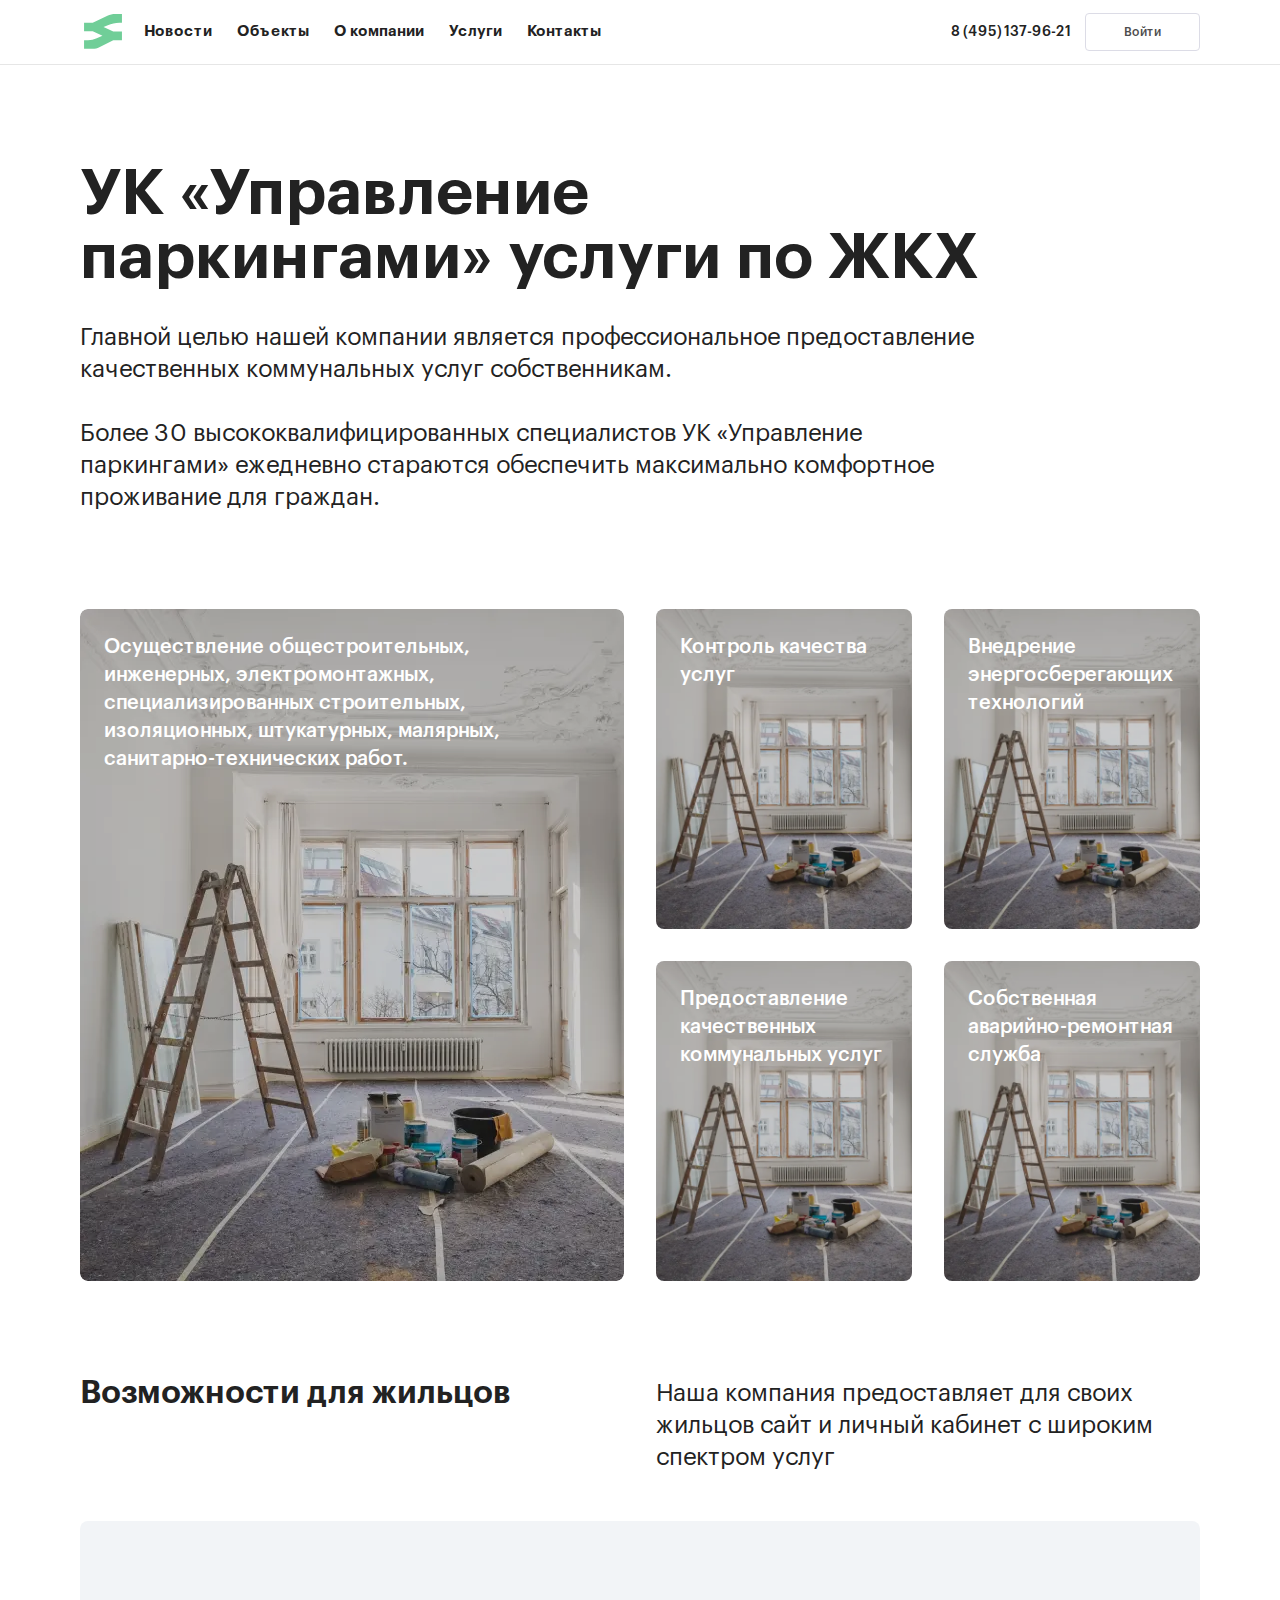
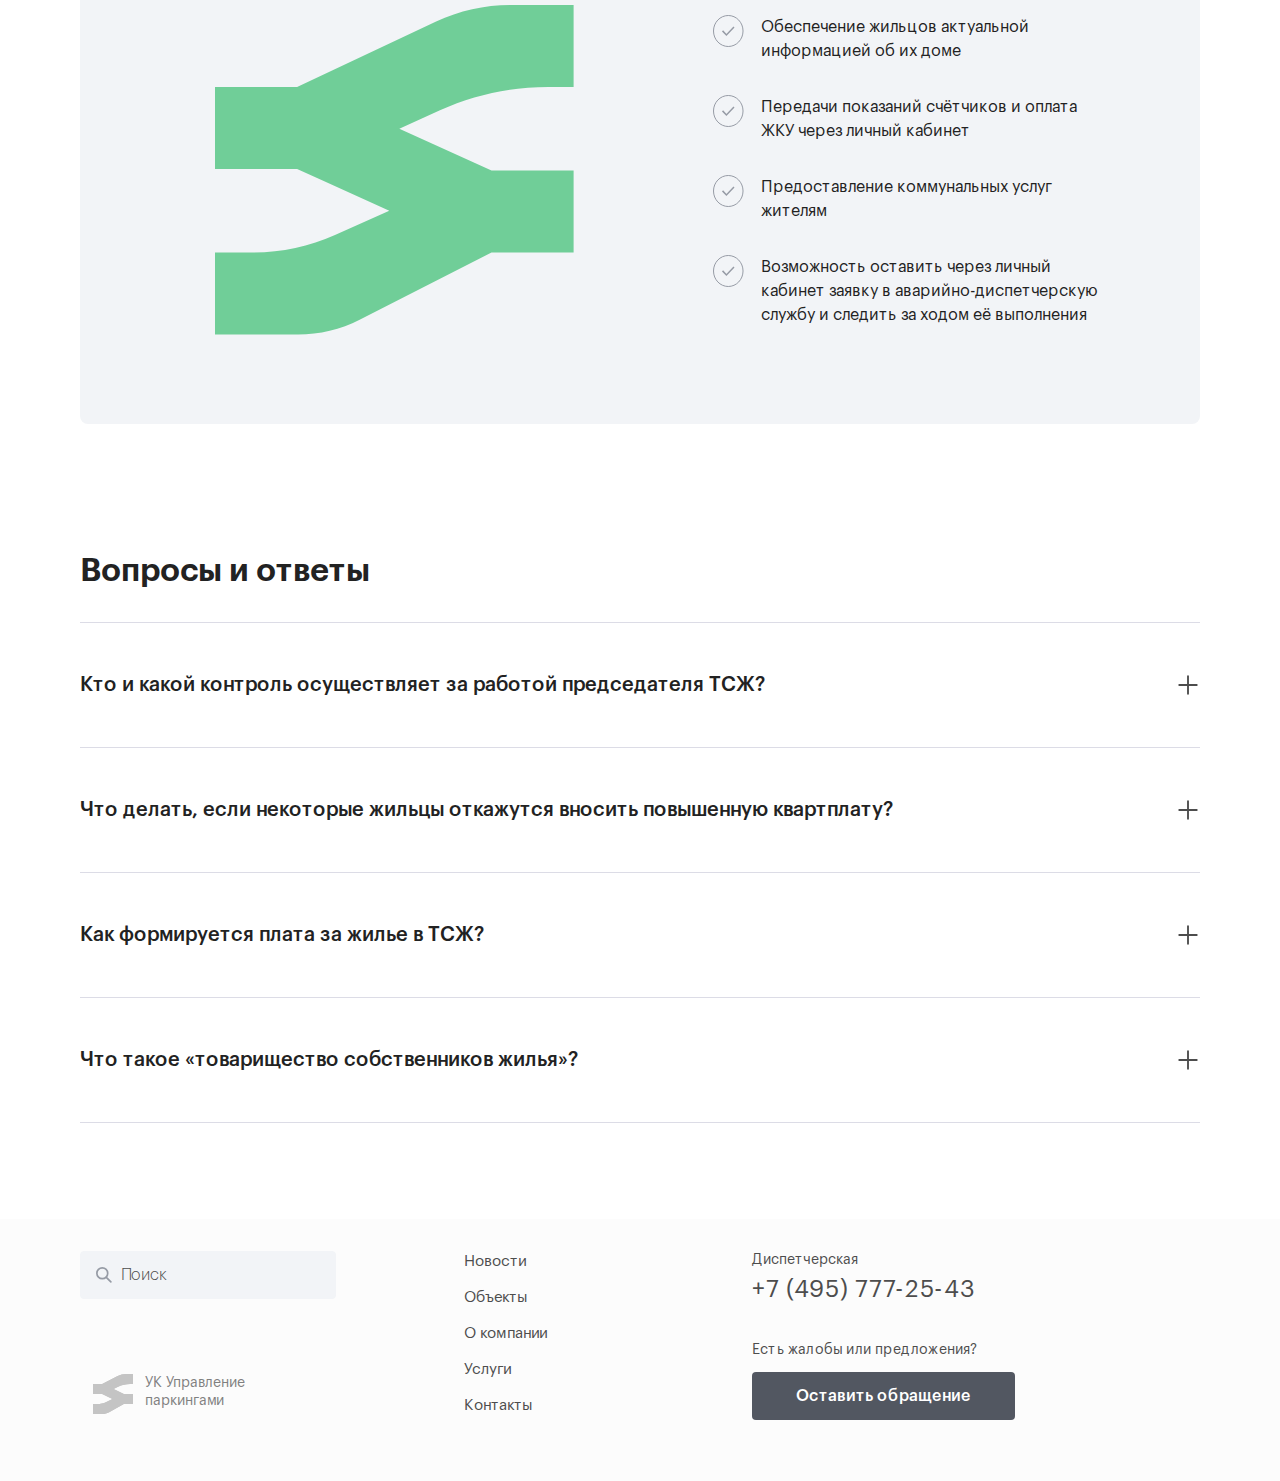
<file: services.html>
<!DOCTYPE html>
	<html>

	<head>
		<!--[if IE 6]>		<html id="section-reco_main" class="nojs ie6 ieb7 ieb8 ieb9 ieb10 split1 nosplit5 platform-PC platform-notouch"><![endif]-->
		<!--[if IE 7]>		<html id="section-reco_main" class="nojs iea6 ie7 ieb8 ieb9 ieb10 split1 nosplit5 platform-PC platform-notouch"><![endif]-->
		<!--[if IE 8]>		<html id="section-reco_main" class="nojs iea6 iea7 ie8 ieb9 ieb10 split1 nosplit5 platform-PC platform-notouch"><![endif]-->
		<!--[if IE 9]>		<html id="section-reco_main" class="nojs iea6 iea7 iea8 ie9 ieb10 split1 nosplit5 platform-PC platform-notouch"><![endif]-->
		<meta name="viewport" content="width=device-width">
		<meta name="MobileOptimized" content="320" />
		<meta name="HandheldFriendly" content="true" />
		<meta charset="utf-8">
		<meta name="viewport min-width=320px" content="min-width=320, initial-scale=1.0" />
		<link rel="stylesheet" type="text/css" href="./style.css">
		<!--[if lt IE 9]>
		<script src="//cdnjs.cloudflare.com/ajax/libs/html5shiv/r29/html5.min.js"></script>
	<![endif]-->
		<title>index</title>
	</head>

	<body>
		<header class="header">
			<div class="header__top">
				<div class="container">
					<div class="header__section header__section--left">
						<a href="/" class="header__logo" >
					<svg viewBox="0 0 27 25" fill="none" xmlns="http://www.w3.org/2000/svg">
<path d="M16.2234 1.2171C17.9276 0.415579 19.7877 0 21.671 0H26.3111V6.01376H24.4387C21.7023 6.01376 18.9974 6.59871 16.5055 7.72939L13.5244 9.08201L20.2866 12.1503H26.3111V18.164H20.2866L10.613 23.0928C9.21323 23.806 7.66449 24.1778 6.09345 24.1778H0V18.164H2.72476C4.81919 18.164 6.8902 17.7234 8.80328 16.8709L12.7867 15.0958L6.02451 12.0275H0V6.01376H6.02451L16.2234 1.2171Z"/>
</svg>


				</a>

						<nav class="header__nav header__nav--desktop">
							<ul>
								<li class="header__link">
									<a href="#">Новости</a>
								</li>
								<li class="header__link">
									<a href="#">Объекты</a>
								</li>
								<li class="header__link">
									<a href="#">О компании</a>
								</li>
								<li class="header__link">
									<a href="#">Услуги</a>
								</li>
								<li class="header__link">
									<a href="#">Контакты</a>
								</li>
							</ul>
						</nav>
					</div>
					<div class="header__section">
						<a class="header__number" href="tel:84951379621">
					8 (495) 137-96-21
				</a>
						<div class="header__user" onclick="o2.gPopup.open('_login-popup')">
							<button href="#" class="header__user-icon"><svg width="16" height="16" viewBox="0 0 16 16" fill="none" xmlns="http://www.w3.org/2000/svg">
									<circle cx="8" cy="4.5" r="2.75" stroke="#4D4D4D" stroke-width="1.5" />
									<path d="M3.38966 13.9612C2.88673 13.8979 2.78665 13.7432 2.77451 13.722C2.75629 13.6901 2.71073 13.5629 2.82497 13.2722C3.63559 11.2094 5.6476 9.75 8 9.75C10.3524 9.75 12.3644 11.2094 13.175 13.2722C13.2893 13.5629 13.2437 13.6901 13.2255 13.722C13.2134 13.7432 13.1133 13.8979 12.6103 13.9612C9.54888 14.3463 6.45112 14.3463 3.38966 13.9612Z" stroke="#4D4D4D" stroke-width="1.5" />
								</svg>
							</button>
							<button class="header__button g-button g-button--white g-button--small">Войти</button>
						</div>
						<button class="header__search">
							<svg viewBox="0 0 14 14" xmlns="http://www.w3.org/2000/svg">
								<circle cx="5.5" cy="5.5" r="4.75" stroke-width="1.5" />
								<path d="M13 13L9 9" stroke-width="1.5" stroke-linecap="round" />
							</svg>

						</button>
					</div>
				</div>
			</div>
			<nav class="header__nav header__nav--mobile">
				<div class="container">
					<ul>
						<li class="header__link">
							<a href="#">Новости</a>
						</li>
						<li class="header__link">
							<a href="#">Объекты</a>
						</li>
						<li class="header__link">
							<a href="#">О компании</a>
						</li>
						<li class="header__link">
							<a href="#">Услуги</a>
						</li>
						<li class="header__link">
							<a href="#">Контакты</a>
						</li>
					</ul>
				</div>
			</nav>
		</header>


		<div class="container page">
			<div class="services">
				<section class="services-title">
					<h1 class="services-title__title">УК «Управление паркингами» услуги по ЖКХ</h1>
					<p class="services-title__subtitle">
						Главной целью нашей компании является профессиональное предоставление качественных коммунальных услуг собственникам.
					</p>
					<p class="services-title__subtitle">
						Более 30 высококвалифицированных специалистов УК «Управление паркингами» ежедневно стараются обеспечить максимально комфортное проживание для граждан.
					</p>
				</section>
				<section class="banners">
					<a href="#" class="banners__banner">
		<picture>
			<source srcset="img/house-incide.webp" type="image/webp">
			<img class="banners__image" src="img/house-incide.png" alt="House">
		</picture>
		<div class="banners__title">
			Осуществление общестроительных, инженерных, электромонтажных, специализированных строительных, изоляционных, штукатурных, малярных, санитарно-технических работ.
		</div>
	</a>
					<a href="#" class="banners__banner">
		<picture>
			<source srcset="img/house-incide.webp" type="image/webp">
			<img class="banners__image" src="img/house-incide.png" alt="House">
		</picture>
		<div class="banners__title">
			Контроль качества услуг
		</div>
	</a>
					<a href="#" class="banners__banner">
		<picture>
			<source srcset="img/house-incide.webp" type="image/webp">
			<img class="banners__image" src="img/house-incide.png" alt="House">
		</picture>
		<div class="banners__title">
			Внедрение энергосберегающих технологий
		</div>
	</a>
					<a href="#" class="banners__banner">
		<picture>
			<source srcset="img/house-incide.webp" type="image/webp">
			<img class="banners__image" src="img/house-incide.png" alt="House">
		</picture>
		<div class="banners__title">
			Предоставление качественных коммунальных услуг
		</div>
	</a>
					<a href="#" class="banners__banner">
		<picture>
			<source srcset="img/house-incide.webp" type="image/webp">
			<img class="banners__image" src="img/house-incide.png" alt="House">
		</picture>
		<div class="banners__title">
			Собственная аварийно-ремонтная служба
		</div>
	</a>
				</section>
				<section class="opportunities">
					<div class="opportunities__header">
						<h3>Возможности для жильцов</h3>
						<p>
							Наша компания предоставляет для своих жильцов сайт и личный кабинет с широким спектром услуг
						</p>
					</div>
					<div class="opportunities__banner">
						<svg viewBox="0 0 27 25" fill="none" xmlns="http://www.w3.org/2000/svg">
							<path d="M16.2234 1.2171C17.9276 0.415579 19.7877 0 21.671 0H26.3111V6.01376H24.4387C21.7023 6.01376 18.9974 6.59871 16.5055 7.72939L13.5244 9.08201L20.2866 12.1503H26.3111V18.164H20.2866L10.613 23.0928C9.21323 23.806 7.66449 24.1778 6.09345 24.1778H0V18.164H2.72476C4.81919 18.164 6.8902 17.7234 8.80328 16.8709L12.7867 15.0958L6.02451 12.0275H0V6.01376H6.02451L16.2234 1.2171Z" />
						</svg>


						<ul class="g-list">
							<li>
								Обеспечение жильцов актуальной информацией об их доме
							</li>
							<li>
								Передачи показаний счётчиков и оплата ЖКУ через личный кабинет
							</li>
							<li>
								Предоставление коммунальных услуг жителям
							</li>
							<li>
								Возможность оставить через личный кабинет заявку в аварийно-диспетчерскую службу и следить за ходом её выполнения
							</li>
						</ul>
					</div>
				</section>
				<section class="answers">
					<h4>Вопросы и ответы</h4>
					<div class="g-spoiler _g-spoiler">
						<div class="g-spoiler__item">
							<div class="g-spoiler__title _g-spoiler__title" onclick="o2.gSpoiler.spoilerToggle(this)">
								Кто и какой контроль осуществляет за работой председателя ТСЖ?
							</div>
							<div class="g-spoiler__list _g-spoiler__list">
								<p>
									Мы делаем проработанный проект, который позволяет получить удобный
									и красивый интерьер, подходящий лично вам
								</p>
								<p>
									Наша смета включает абсолютно всё,
									что понадобится для ремонта, а не только работы и часть материалов. Стоимост
									ёи срок исполнения работ гарантированы договором
								</p>
								<p>
									Мы берём все заботы о ремонте на себя, вам не нужно будет ездить на объект
									и заниматься закупкой и проверкой материалов. А если вы захотите проверить всё лично, мы всегда будем вам рады
									Мы используем защищённую сделку. Пока вы не приняли этап работ, мы не получим деньги.
								</p>
								<p>
									Это гарантирует вам, что все работы будут выполнены качественно
								</p>
								<p>
									Мы используем современные технологии
									в отделке. Например, механизированные штукатурку и стяжку. Это сокращает сроки ремонта и экономит бюджет
								</p>
							</div>
						</div>
						<div class="g-spoiler__item">
							<div class="g-spoiler__title _g-spoiler__title" onclick="o2.gSpoiler.spoilerToggle(this)">
								Что делать, если некоторые жильцы откажутся вносить повышенную квартплату?
							</div>
							<div class="g-spoiler__list _g-spoiler__list">
								<p>
									Мы делаем проработанный проект, который позволяет получить удобный
									и красивый интерьер, подходящий лично вам
								</p>
								<p>
									Наша смета включает абсолютно всё,
									что понадобится для ремонта, а не только работы и часть материалов. Стоимост
									ёи срок исполнения работ гарантированы договором
								</p>
								<p>
									Мы берём все заботы о ремонте на себя, вам не нужно будет ездить на объект
									и заниматься закупкой и проверкой материалов. А если вы захотите проверить всё лично, мы всегда будем вам рады
									Мы используем защищённую сделку. Пока вы не приняли этап работ, мы не получим деньги.
								</p>
								<p>
									Это гарантирует вам, что все работы будут выполнены качественно
								</p>
								<p>
									Мы используем современные технологии
									в отделке. Например, механизированные штукатурку и стяжку. Это сокращает сроки ремонта и экономит бюджет
								</p>
							</div>
						</div>
						<div class="g-spoiler__item">
							<div class="g-spoiler__title _g-spoiler__title" onclick="o2.gSpoiler.spoilerToggle(this)">
								Как формируется плата за жилье в ТСЖ?
							</div>
							<div class="g-spoiler__list _g-spoiler__list">
								<p>
									Мы делаем проработанный проект, который позволяет получить удобный
									и красивый интерьер, подходящий лично вам
								</p>
								<p>
									Наша смета включает абсолютно всё,
									что понадобится для ремонта, а не только работы и часть материалов. Стоимост
									ёи срок исполнения работ гарантированы договором
								</p>
								<p>
									Мы берём все заботы о ремонте на себя, вам не нужно будет ездить на объект
									и заниматься закупкой и проверкой материалов. А если вы захотите проверить всё лично, мы всегда будем вам рады
									Мы используем защищённую сделку. Пока вы не приняли этап работ, мы не получим деньги.
								</p>
								<p>
									Это гарантирует вам, что все работы будут выполнены качественно
								</p>
								<p>
									Мы используем современные технологии
									в отделке. Например, механизированные штукатурку и стяжку. Это сокращает сроки ремонта и экономит бюджет
								</p>
							</div>
						</div>
						<div class="g-spoiler__item">
							<div class="g-spoiler__title _g-spoiler__title" onclick="o2.gSpoiler.spoilerToggle(this)">
								Что такое «товарищество собственников жилья»?
							</div>
							<div class="g-spoiler__list _g-spoiler__list">
								<p>
									Мы делаем проработанный проект, который позволяет получить удобный
									и красивый интерьер, подходящий лично вам
								</p>
								<p>
									Наша смета включает абсолютно всё,
									что понадобится для ремонта, а не только работы и часть материалов. Стоимост
									ёи срок исполнения работ гарантированы договором
								</p>
								<p>
									Мы берём все заботы о ремонте на себя, вам не нужно будет ездить на объект
									и заниматься закупкой и проверкой материалов. А если вы захотите проверить всё лично, мы всегда будем вам рады
									Мы используем защищённую сделку. Пока вы не приняли этап работ, мы не получим деньги.
								</p>
								<p>
									Это гарантирует вам, что все работы будут выполнены качественно
								</p>
								<p>
									Мы используем современные технологии
									в отделке. Например, механизированные штукатурку и стяжку. Это сокращает сроки ремонта и экономит бюджет
								</p>
							</div>
						</div>
					</div>
				</section>
			</div>
		</div>




		<footer class="footer">
			<div class="container">
				<div class="footer__section">
					<form class="search">
						<input class="search__field" type="text" placeholder="Поиск" oninput="o2.search.onChange(this)">
						<button class="search__button" type="submit"><svg viewBox="0 0 14 14" xmlns="http://www.w3.org/2000/svg">
								<circle cx="5.5" cy="5.5" r="4.75" stroke-width="1.5" />
								<path d="M13 13L9 9" stroke-width="1.5" stroke-linecap="round" />
							</svg>
						</button>
						<button class="search__button search__button--right" type="button" onclick="o2.search.clearSearchField(this)">
							<svg width="16" height="16" viewBox="0 0 16 16" fill="none" xmlns="http://www.w3.org/2000/svg">
								<path fill-rule="evenodd" clip-rule="evenodd" d="M15 1L1 15L15 1Z" stroke-width="1.5" stroke-linecap="square" />
								<path d="M1 1L15 15" stroke-width="1.5" />
							</svg>

						</button>
					</form>
					<div class="footer__copyright footer__copyright--desktop">
						<a href="/" class="footer__logo" >
						<svg viewBox="0 0 40 40" fill="none" xmlns="http://www.w3.org/2000/svg">
	<path d="M24.6639 2.01358C27.2548 0.687539 30.0826 0 32.9457 0H40V9.94924H37.1535C32.9933 9.94924 28.8812 10.917 25.0928 12.7876L20.5607 15.0254L30.8411 20.1015H40V30.0508H30.8411L16.1347 38.2049C14.0066 39.3849 11.6521 40 9.26369 40H0V30.0508H4.14237C7.32647 30.0508 10.475 29.3219 13.3834 27.9114L19.4393 24.9746L9.15888 19.8985H0V9.94924H9.15888L24.6639 2.01358Z" fill="#70CE98"/>
	<path d="M24.6639 2.01358C27.2548 0.687539 30.0826 0 32.9457 0H40V9.94924H37.1535C32.9933 9.94924 28.8812 10.917 25.0928 12.7876L20.5607 15.0254L30.8411 20.1015H40V30.0508H30.8411L16.1347 38.2049C14.0066 39.3849 11.6521 40 9.26369 40H0V30.0508H4.14237C7.32647 30.0508 10.475 29.3219 13.3834 27.9114L19.4393 24.9746L9.15888 19.8985H0V9.94924H9.15888L24.6639 2.01358Z" fill="#C4C4C4"/>
</svg>

					</a>
						<span>УК Управление паркингами</span>
					</div>
				</div>
				<nav class="footer__nav">
					<ul>
						<li class="footer__link">
							<a href="#">Новости</a>
						</li>
						<li class="footer__link">
							<a href="#">Объекты</a>
						</li>
						<li class="footer__link">
							<a href="#">О компании</a>
						</li>
						<li class="footer__link">
							<a href="#">Услуги</a>
						</li>
						<li class="footer__link">
							<a href="#">Контакты</a>
						</li>
					</ul>
				</nav>
				<div class="footer__section">
					<div class="footer__contact">
						<span>Диспетчерская</span>
						<a class="footer__number" href="tel:74957772543">+7 (495) 777-25-43 </a>
					</div>
					<div class="footer__feedback">
						<span>Есть жалобы или предложения?</span>
						<button class="g-button g-button--black" onclick="o2.gPopup.open('_feedback-popup')">Оставить обращение</button>
					</div>
				</div>
				<div class="footer__copyright footer__copyright--mobile">
					<a href="/" class="footer__logo" >
					<svg viewBox="0 0 40 40" fill="none" xmlns="http://www.w3.org/2000/svg">
	<path d="M24.6639 2.01358C27.2548 0.687539 30.0826 0 32.9457 0H40V9.94924H37.1535C32.9933 9.94924 28.8812 10.917 25.0928 12.7876L20.5607 15.0254L30.8411 20.1015H40V30.0508H30.8411L16.1347 38.2049C14.0066 39.3849 11.6521 40 9.26369 40H0V30.0508H4.14237C7.32647 30.0508 10.475 29.3219 13.3834 27.9114L19.4393 24.9746L9.15888 19.8985H0V9.94924H9.15888L24.6639 2.01358Z" fill="#70CE98"/>
	<path d="M24.6639 2.01358C27.2548 0.687539 30.0826 0 32.9457 0H40V9.94924H37.1535C32.9933 9.94924 28.8812 10.917 25.0928 12.7876L20.5607 15.0254L30.8411 20.1015H40V30.0508H30.8411L16.1347 38.2049C14.0066 39.3849 11.6521 40 9.26369 40H0V30.0508H4.14237C7.32647 30.0508 10.475 29.3219 13.3834 27.9114L19.4393 24.9746L9.15888 19.8985H0V9.94924H9.15888L24.6639 2.01358Z" fill="#C4C4C4"/>
</svg>

				</a>
					<span>УК Управление паркингами</span>
				</div>
			</div>
			<div class="g-popup _overlay"></div>
			<div style="display: none;">
				<div class="_login-popup">
					<div class="g-popup__content _popup-content">
						<div class="g-popup__header">
							<div class="g-popup__close" onclick="o2.gPopup.close()">
								<svg width="16" height="16" viewBox="0 0 16 16" fill="none" xmlns="http://www.w3.org/2000/svg">
									<path fill-rule="evenodd" clip-rule="evenodd" d="M15 1L1 15L15 1Z" stroke-width="1.5" stroke-linecap="square" />
									<path d="M1 1L15 15" stroke-width="1.5" />
								</svg>

							</div>
						</div>
						<form class="login-popup g-form g-popup__container" onsubmit="return o2.gFrom.submit(this)">
							<h2>Войти в личный кабинет</h2>
							<label class="g-input _field" data-code="email" data-call="email">
								<input class="g-input__input" type="text" onfocus="o2.gInput.onChange(this)" onblur="o2.gInput.onChange(this)">
								<span class="g-input__placeholder">Эл.почта</span>
								<div class="g-input__sub _error-msg">Name already exist</div>
							</label>
							<label class="g-input _field" data-code="password" data-call="empty">
								<input name="password" class="g-input__input" type="password" onfocus="o2.gInput.onChange(this)" onblur="o2.gInput.onChange(this)">
								<span class="g-input__placeholder">Пароль</span>
								<div class="g-input__sub _error-msg">Name already exist</div>
							</label>

							<button href="#" class="g-form__button" type="button">
								Восстановление доступа
							</button>

							<button class="g-form__submit g-button g-button--black">Войти</button>

							<div class="g-form__hint">
								<a href="#" class="g-form__link">Зарегистрироваться</a>
							</div>
						</form>
					</div>
				</div>

				<div class="_feedback-popup">
					<div class="g-popup__content _popup-content">
						<div class="g-popup__header">
							<div class="g-popup__close" onclick="o2.gPopup.close()">
								<svg width="16" height="16" viewBox="0 0 16 16" fill="none" xmlns="http://www.w3.org/2000/svg">
									<path fill-rule="evenodd" clip-rule="evenodd" d="M15 1L1 15L15 1Z" stroke-width="1.5" stroke-linecap="square" />
									<path d="M1 1L15 15" stroke-width="1.5" />
								</svg>

							</div>
						</div>
						<form class="feedback-popup g-form g-popup__container" onsubmit="return o2.gFrom.submit(this)">
							<h2>Свяжитесь с нами</h2>
							<p>Если у вас вопросы, жалобы или предложения, воспользуйтесь формой обратной связи.</p>
							<label class="g-input _field" data-call="empty">
								<input class="g-input__input feedback-popup__input feedback-popup__input--white" type="text" onfocus="o2.gInput.onChange(this)" onblur="o2.gInput.onChange(this)">
								<span class="g-input__placeholder">Сообщение</span>
								<div class="g-input__sub _error-msg">Name already exist</div>
							</label>
							<div class="g-form__row">
								<label class="g-input _field" data-call="empty">
									<input class="g-input__input" type="text" onfocus="o2.gInput.onChange(this)" onblur="o2.gInput.onChange(this)">
									<span class="g-input__placeholder">Имя</span>
									<div class="g-input__sub _error-msg">Name already exist</div>
								</label>
								<label class="g-input _field" data-call="phone">
									<input class="g-input__input _phone-mask" type="text" onfocus="o2.gInput.onChange(this)" onblur="o2.gInput.onChange(this)">
									<span class="g-input__placeholder">Телефон</span>
									<div class="g-input__sub _error-msg">Name already exist</div>
								</label>
							</div>
							<label class="g-input feedback-popup__last-input _field" data-call="email">
								<input class="g-input__input" type="text" onfocus="o2.gInput.onChange(this)" onblur="o2.gInput.onChange(this)">
								<span class="g-input__placeholder">Эл. почта</span>
								<div class="g-input__sub _error-msg">Name already exist</div>
							</label>
							<button class="g-form__submit g-button g-button--black">Отправить</button>

							<div class="g-form__hint">
								<p>Нажимая кнопку «Далее», вы подтверждаете свое согласие  на обработку персональных данных</p>
							</div>
						</form>
					</div>
				</div>

			</div>
		</footer>

		<script type="text/javascript" src="./main.min.js" defer="" async=""></script>
	</body>

	</html>
</file>
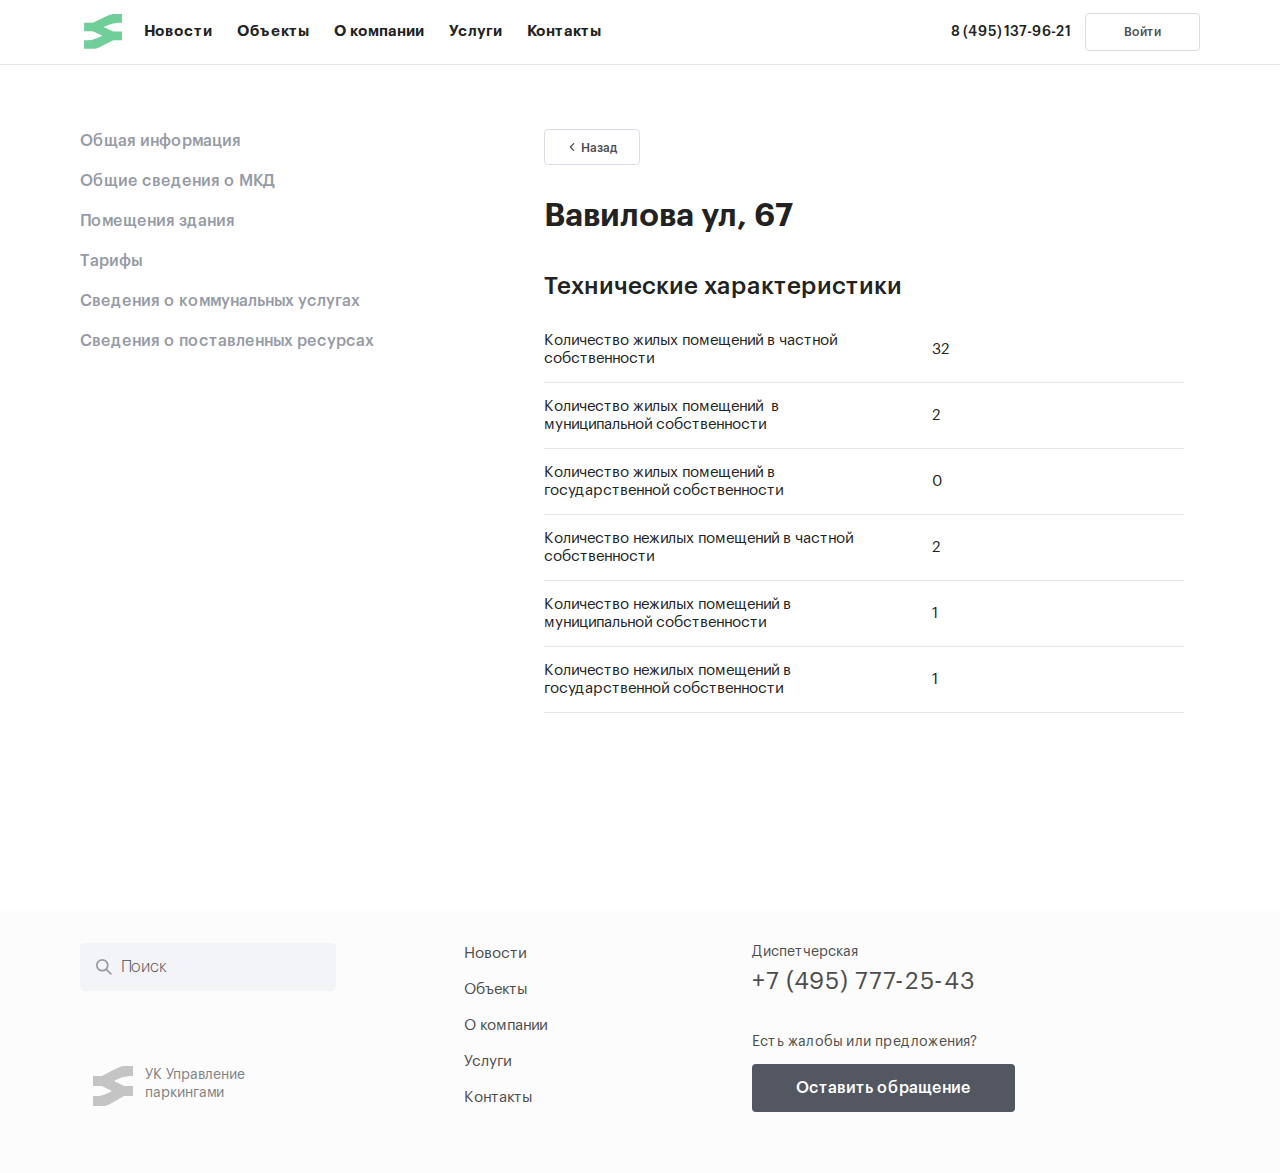
<file: technical-specifications.html>
<!DOCTYPE html>
	<html>

	<head>
		<!--[if IE 6]>		<html id="section-reco_main" class="nojs ie6 ieb7 ieb8 ieb9 ieb10 split1 nosplit5 platform-PC platform-notouch"><![endif]-->
		<!--[if IE 7]>		<html id="section-reco_main" class="nojs iea6 ie7 ieb8 ieb9 ieb10 split1 nosplit5 platform-PC platform-notouch"><![endif]-->
		<!--[if IE 8]>		<html id="section-reco_main" class="nojs iea6 iea7 ie8 ieb9 ieb10 split1 nosplit5 platform-PC platform-notouch"><![endif]-->
		<!--[if IE 9]>		<html id="section-reco_main" class="nojs iea6 iea7 iea8 ie9 ieb10 split1 nosplit5 platform-PC platform-notouch"><![endif]-->
		<meta name="viewport" content="width=device-width">
		<meta name="MobileOptimized" content="320" />
		<meta name="HandheldFriendly" content="true" />
		<meta charset="utf-8">
		<meta name="viewport min-width=320px" content="min-width=320, initial-scale=1.0" />
		<link rel="stylesheet" type="text/css" href="./style.css">
		<!--[if lt IE 9]>
		<script src="//cdnjs.cloudflare.com/ajax/libs/html5shiv/r29/html5.min.js"></script>
	<![endif]-->
		<title>index</title>
	</head>

	<body class="information-layout">
		<header class="header">
			<div class="header__top">
				<div class="container">
					<div class="header__section header__section--left">
						<a href="/" class="header__logo" >
					<svg viewBox="0 0 27 25" fill="none" xmlns="http://www.w3.org/2000/svg">
<path d="M16.2234 1.2171C17.9276 0.415579 19.7877 0 21.671 0H26.3111V6.01376H24.4387C21.7023 6.01376 18.9974 6.59871 16.5055 7.72939L13.5244 9.08201L20.2866 12.1503H26.3111V18.164H20.2866L10.613 23.0928C9.21323 23.806 7.66449 24.1778 6.09345 24.1778H0V18.164H2.72476C4.81919 18.164 6.8902 17.7234 8.80328 16.8709L12.7867 15.0958L6.02451 12.0275H0V6.01376H6.02451L16.2234 1.2171Z"/>
</svg>


				</a>

						<nav class="header__nav header__nav--desktop">
							<ul>
								<li class="header__link">
									<a href="#">Новости</a>
								</li>
								<li class="header__link">
									<a href="#">Объекты</a>
								</li>
								<li class="header__link">
									<a href="#">О компании</a>
								</li>
								<li class="header__link">
									<a href="#">Услуги</a>
								</li>
								<li class="header__link">
									<a href="#">Контакты</a>
								</li>
							</ul>
						</nav>
					</div>
					<div class="header__section">
						<a class="header__number" href="tel:84951379621">
					8 (495) 137-96-21
				</a>
						<div class="header__user" onclick="o2.gPopup.open('_login-popup')">
							<button href="#" class="header__user-icon"><svg width="16" height="16" viewBox="0 0 16 16" fill="none" xmlns="http://www.w3.org/2000/svg">
									<circle cx="8" cy="4.5" r="2.75" stroke="#4D4D4D" stroke-width="1.5" />
									<path d="M3.38966 13.9612C2.88673 13.8979 2.78665 13.7432 2.77451 13.722C2.75629 13.6901 2.71073 13.5629 2.82497 13.2722C3.63559 11.2094 5.6476 9.75 8 9.75C10.3524 9.75 12.3644 11.2094 13.175 13.2722C13.2893 13.5629 13.2437 13.6901 13.2255 13.722C13.2134 13.7432 13.1133 13.8979 12.6103 13.9612C9.54888 14.3463 6.45112 14.3463 3.38966 13.9612Z" stroke="#4D4D4D" stroke-width="1.5" />
								</svg>
							</button>
							<button class="header__button g-button g-button--white g-button--small">Войти</button>
						</div>
						<button class="header__search">
							<svg viewBox="0 0 14 14" xmlns="http://www.w3.org/2000/svg">
								<circle cx="5.5" cy="5.5" r="4.75" stroke-width="1.5" />
								<path d="M13 13L9 9" stroke-width="1.5" stroke-linecap="round" />
							</svg>

						</button>
					</div>
				</div>
			</div>
			<nav class="header__nav header__nav--mobile">
				<div class="container">
					<ul>
						<li class="header__link">
							<a href="#">Новости</a>
						</li>
						<li class="header__link">
							<a href="#">Объекты</a>
						</li>
						<li class="header__link">
							<a href="#">О компании</a>
						</li>
						<li class="header__link">
							<a href="#">Услуги</a>
						</li>
						<li class="header__link">
							<a href="#">Контакты</a>
						</li>
					</ul>
				</div>
			</nav>
		</header>

		<div class="information-layout__page-select information-layout__page-select--mobile">
			<div class="g-page-select _g-page-select">
				<button class="g-page-select__button" onclick="o2.pageSelect.open()">
					Общая информация
					<div class="g-page-select__icon">
						<svg width="12" height="12" viewBox="0 0 12 12" fill="none" xmlns="http://www.w3.org/2000/svg">
							<path d="M2 4L6 8L10 4" stroke="#222222" stroke-width="1.5" stroke-linecap="round" stroke-linejoin="round" />
						</svg>

					</div>
				</button>
				<ul class="g-page-select__list _g-page-select__list">
					<li class="g-page-select__item _g-page-select-item">
						<button class="g-page-select__item-title" onclick="o2.pageSelect.showOrHidePageSublist(this)">Общая информация</button>
						<ul class="g-page-select__sublist _page-sublist">
							<li>
								<a class="g-page-select__link" href="#">
								Технические характеристики
							</a>
							</li>
							<li><a class="g-page-select__link" href="#">Лица, осуществляющие управление</a></li>
							<li><a class="g-page-select__link" href="#">Лица, оказывающие услуги</a></li>
							<li><a class="g-page-select__link" href="#">РСО</a></li>
						</ul>
					</li>
					<li class="g-page-select__item _g-page-select-item">
						<button class="g-page-select__item-title" onclick="o2.pageSelect.showOrHidePageSublist(this)">Общие сведения о МКД</button>
						<ul class="g-page-select__sublist _page-sublist">
							<li>
								<a class="g-page-select__link g-page-select__link--active" href="#">
								Технические характеристики
							</a>
							</li>
							<li><a class="g-page-select__link" href="#">Лица, осуществляющие управление</a></li>
							<li><a class="g-page-select__link" href="#">Лица, оказывающие услуги</a></li>
							<li><a class="g-page-select__link" href="#">РСО</a></li>
						</ul>
					</li>
					<li class="g-page-select__item _g-page-select-item">
						<button class="g-page-select__item-title" onclick="o2.pageSelect.showOrHidePageSublist(this)">Помещения здания</button>
						<ul class="g-page-select__sublist _page-sublist">
							<li>
								<a class="g-page-select__link" href="#">
								Технические характеристики
							</a>
							</li>
							<li><a class="g-page-select__link" href="#">Лица, осуществляющие управление</a></li>
							<li><a class="g-page-select__link" href="#">Лица, оказывающие услуги</a></li>
							<li><a class="g-page-select__link" href="#">РСО</a></li>
						</ul>
					</li>
					<li class="g-page-select__item _g-page-select-item">
						<button class="g-page-select__item-title" onclick="o2.pageSelect.showOrHidePageSublist(this)">Тарифы</button>
						<ul class="g-page-select__sublist _page-sublist">
							<li>
								<a class="g-page-select__link" href="#">
								Технические характеристики
							</a>
							</li>
							<li><a class="g-page-select__link" href="#">Лица, осуществляющие управление</a></li>
							<li><a class="g-page-select__link" href="#">Лица, оказывающие услуги</a></li>
							<li><a class="g-page-select__link" href="#">РСО</a></li>
						</ul>
					</li>
					<li class="g-page-select__item _g-page-select-item">
						<button class="g-page-select__item-title" onclick="o2.pageSelect.showOrHidePageSublist(this)">Сведения о коммунальных услугах</button>
						<ul class="g-page-select__sublist _page-sublist">
							<li>
								<a class="g-page-select__link" href="#">
								Технические характеристики
							</a>
							</li>
							<li><a class="g-page-select__link" href="#">Лица, осуществляющие управление</a></li>
							<li><a class="g-page-select__link" href="#">Лица, оказывающие услуги</a></li>
							<li><a class="g-page-select__link" href="#">РСО</a></li>
						</ul>
					</li>
					<li class="g-page-select__item _g-page-select-item">
						<button class="g-page-select__item-title" onclick="o2.pageSelect.showOrHidePageSublist(this)">Сведения о поставленных ресурсах</button>
						<ul class="g-page-select__sublist _page-sublist">
							<li>
								<a class="g-page-select__link" href="#">
								Технические характеристики
							</a>
							</li>
							<li><a class="g-page-select__link" href="#">Лица, осуществляющие управление</a></li>
							<li><a class="g-page-select__link" href="#">Лица, оказывающие услуги</a></li>
							<li><a class="g-page-select__link" href="#">РСО</a></li>
						</ul>
					</li>
				</ul>
				<div class="g-page-select__background"></div>
			</div>

		</div>
		<main class="container">
			<div class="information-layout__page-select information-layout__page-select--desktop">
				<div class="g-page-select _g-page-select">
					<ul class="g-page-select__list _g-page-select__list">
						<li class="g-page-select__item _g-page-select-item">
							<button class="g-page-select__item-title" onclick="o2.pageSelect.showOrHidePageSublist(this)">Общая информация</button>
							<ul class="g-page-select__sublist _page-sublist">
								<li>
									<a class="g-page-select__link" href="#">
									Технические характеристики
								</a>
								</li>
								<li><a class="g-page-select__link" href="#">Лица, осуществляющие управление</a></li>
								<li><a class="g-page-select__link" href="#">Лица, оказывающие услуги</a></li>
								<li><a class="g-page-select__link" href="#">РСО</a></li>
							</ul>
						</li>
						<li class="g-page-select__item _g-page-select-item">
							<button class="g-page-select__item-title" onclick="o2.pageSelect.showOrHidePageSublist(this)">Общие сведения о МКД</button>
							<ul class="g-page-select__sublist _page-sublist">
								<li>
									<a class="g-page-select__link g-page-select__link--active" href="#">
									Технические характеристики
								</a>
								</li>
								<li><a class="g-page-select__link" href="#">Лица, осуществляющие управление</a></li>
								<li><a class="g-page-select__link" href="#">Лица, оказывающие услуги</a></li>
								<li><a class="g-page-select__link" href="#">РСО</a></li>
							</ul>
						</li>
						<li class="g-page-select__item _g-page-select-item">
							<button class="g-page-select__item-title" onclick="o2.pageSelect.showOrHidePageSublist(this)">Помещения здания</button>
							<ul class="g-page-select__sublist _page-sublist">
								<li>
									<a class="g-page-select__link" href="#">
									Технические характеристики
								</a>
								</li>
								<li><a class="g-page-select__link" href="#">Лица, осуществляющие управление</a></li>
								<li><a class="g-page-select__link" href="#">Лица, оказывающие услуги</a></li>
								<li><a class="g-page-select__link" href="#">РСО</a></li>
							</ul>
						</li>
						<li class="g-page-select__item _g-page-select-item">
							<button class="g-page-select__item-title" onclick="o2.pageSelect.showOrHidePageSublist(this)">Тарифы</button>
							<ul class="g-page-select__sublist _page-sublist">
								<li>
									<a class="g-page-select__link" href="#">
									Технические характеристики
								</a>
								</li>
								<li><a class="g-page-select__link" href="#">Лица, осуществляющие управление</a></li>
								<li><a class="g-page-select__link" href="#">Лица, оказывающие услуги</a></li>
								<li><a class="g-page-select__link" href="#">РСО</a></li>
							</ul>
						</li>
						<li class="g-page-select__item _g-page-select-item">
							<button class="g-page-select__item-title" onclick="o2.pageSelect.showOrHidePageSublist(this)">Сведения о коммунальных услугах</button>
							<ul class="g-page-select__sublist _page-sublist">
								<li>
									<a class="g-page-select__link" href="#">
									Технические характеристики
								</a>
								</li>
								<li><a class="g-page-select__link" href="#">Лица, осуществляющие управление</a></li>
								<li><a class="g-page-select__link" href="#">Лица, оказывающие услуги</a></li>
								<li><a class="g-page-select__link" href="#">РСО</a></li>
							</ul>
						</li>
						<li class="g-page-select__item _g-page-select-item">
							<button class="g-page-select__item-title" onclick="o2.pageSelect.showOrHidePageSublist(this)">Сведения о поставленных ресурсах</button>
							<ul class="g-page-select__sublist _page-sublist">
								<li>
									<a class="g-page-select__link" href="#">
									Технические характеристики
								</a>
								</li>
								<li><a class="g-page-select__link" href="#">Лица, осуществляющие управление</a></li>
								<li><a class="g-page-select__link" href="#">Лица, оказывающие услуги</a></li>
								<li><a class="g-page-select__link" href="#">РСО</a></li>
							</ul>
						</li>
					</ul>
				</div>
			</div>
			<div>
				<div class="bread-crumb">
					<a href="#" class="bread-crumb__button">
		<svg width="12" height="12" viewBox="0 0 12 12" fill="none" xmlns="http://www.w3.org/2000/svg">
	<path d="M8 10L4 6L8 2" stroke-width="1.5" stroke-linecap="round" stroke-linejoin="round"/>
</svg>

		<span>Назад</span>
	</a>
				</div>

				<div class="technical-specifications page">
					<h3>Вавилова ул, 67</h3>
					<h4>Технические характеристики</h4>
					<table class="g-table">
						<tr class="g-table__row">
							<td class="g-table__item">Количество жилых помещений в частной собственности</td>
							<td class="g-table__item">32</td>
						</tr>
						<tr class="g-table__row">
							<td class="g-table__item">Количество жилых помещений  в муниципальной собственности</td>
							<td class="g-table__item">2</td>
						</tr>
						<tr class="g-table__row">
							<td class="g-table__item">Количество жилых помещений в государственной собственности</td>
							<td class="g-table__item">0</td>
						</tr>
						<tr class="g-table__row">
							<td class="g-table__item">Количество нежилых помещений в частной собственности</td>
							<td class="g-table__item">2</td>
						</tr>
						<tr class="g-table__row">
							<td class="g-table__item">Количество нежилых помещений в муниципальной собственности</td>
							<td class="g-table__item">1</td>
						</tr>
						<tr class="g-table__row">
							<td class="g-table__item">Количество нежилых помещений в государственной собственности</td>
							<td class="g-table__item">1</td>
						</tr>
					</table>
				</div>

			</div>
		</main>



		<footer class="footer">
			<div class="container">
				<div class="footer__section">
					<form class="search">
						<input class="search__field" type="text" placeholder="Поиск" oninput="o2.search.onChange(this)">
						<button class="search__button" type="submit"><svg viewBox="0 0 14 14" xmlns="http://www.w3.org/2000/svg">
								<circle cx="5.5" cy="5.5" r="4.75" stroke-width="1.5" />
								<path d="M13 13L9 9" stroke-width="1.5" stroke-linecap="round" />
							</svg>
						</button>
						<button class="search__button search__button--right" type="button" onclick="o2.search.clearSearchField(this)">
							<svg width="16" height="16" viewBox="0 0 16 16" fill="none" xmlns="http://www.w3.org/2000/svg">
								<path fill-rule="evenodd" clip-rule="evenodd" d="M15 1L1 15L15 1Z" stroke-width="1.5" stroke-linecap="square" />
								<path d="M1 1L15 15" stroke-width="1.5" />
							</svg>

						</button>
					</form>
					<div class="footer__copyright footer__copyright--desktop">
						<a href="/" class="footer__logo" >
						<svg viewBox="0 0 40 40" fill="none" xmlns="http://www.w3.org/2000/svg">
	<path d="M24.6639 2.01358C27.2548 0.687539 30.0826 0 32.9457 0H40V9.94924H37.1535C32.9933 9.94924 28.8812 10.917 25.0928 12.7876L20.5607 15.0254L30.8411 20.1015H40V30.0508H30.8411L16.1347 38.2049C14.0066 39.3849 11.6521 40 9.26369 40H0V30.0508H4.14237C7.32647 30.0508 10.475 29.3219 13.3834 27.9114L19.4393 24.9746L9.15888 19.8985H0V9.94924H9.15888L24.6639 2.01358Z" fill="#70CE98"/>
	<path d="M24.6639 2.01358C27.2548 0.687539 30.0826 0 32.9457 0H40V9.94924H37.1535C32.9933 9.94924 28.8812 10.917 25.0928 12.7876L20.5607 15.0254L30.8411 20.1015H40V30.0508H30.8411L16.1347 38.2049C14.0066 39.3849 11.6521 40 9.26369 40H0V30.0508H4.14237C7.32647 30.0508 10.475 29.3219 13.3834 27.9114L19.4393 24.9746L9.15888 19.8985H0V9.94924H9.15888L24.6639 2.01358Z" fill="#C4C4C4"/>
</svg>

					</a>
						<span>УК Управление паркингами</span>
					</div>
				</div>
				<nav class="footer__nav">
					<ul>
						<li class="footer__link">
							<a href="#">Новости</a>
						</li>
						<li class="footer__link">
							<a href="#">Объекты</a>
						</li>
						<li class="footer__link">
							<a href="#">О компании</a>
						</li>
						<li class="footer__link">
							<a href="#">Услуги</a>
						</li>
						<li class="footer__link">
							<a href="#">Контакты</a>
						</li>
					</ul>
				</nav>
				<div class="footer__section">
					<div class="footer__contact">
						<span>Диспетчерская</span>
						<a class="footer__number" href="tel:74957772543">+7 (495) 777-25-43 </a>
					</div>
					<div class="footer__feedback">
						<span>Есть жалобы или предложения?</span>
						<button class="g-button g-button--black" onclick="o2.gPopup.open('_feedback-popup')">Оставить обращение</button>
					</div>
				</div>
				<div class="footer__copyright footer__copyright--mobile">
					<a href="/" class="footer__logo" >
					<svg viewBox="0 0 40 40" fill="none" xmlns="http://www.w3.org/2000/svg">
	<path d="M24.6639 2.01358C27.2548 0.687539 30.0826 0 32.9457 0H40V9.94924H37.1535C32.9933 9.94924 28.8812 10.917 25.0928 12.7876L20.5607 15.0254L30.8411 20.1015H40V30.0508H30.8411L16.1347 38.2049C14.0066 39.3849 11.6521 40 9.26369 40H0V30.0508H4.14237C7.32647 30.0508 10.475 29.3219 13.3834 27.9114L19.4393 24.9746L9.15888 19.8985H0V9.94924H9.15888L24.6639 2.01358Z" fill="#70CE98"/>
	<path d="M24.6639 2.01358C27.2548 0.687539 30.0826 0 32.9457 0H40V9.94924H37.1535C32.9933 9.94924 28.8812 10.917 25.0928 12.7876L20.5607 15.0254L30.8411 20.1015H40V30.0508H30.8411L16.1347 38.2049C14.0066 39.3849 11.6521 40 9.26369 40H0V30.0508H4.14237C7.32647 30.0508 10.475 29.3219 13.3834 27.9114L19.4393 24.9746L9.15888 19.8985H0V9.94924H9.15888L24.6639 2.01358Z" fill="#C4C4C4"/>
</svg>

				</a>
					<span>УК Управление паркингами</span>
				</div>
			</div>
			<div class="g-popup _overlay"></div>
			<div style="display: none;">
				<div class="_login-popup">
					<div class="g-popup__content _popup-content">
						<div class="g-popup__header">
							<div class="g-popup__close" onclick="o2.gPopup.close()">
								<svg width="16" height="16" viewBox="0 0 16 16" fill="none" xmlns="http://www.w3.org/2000/svg">
									<path fill-rule="evenodd" clip-rule="evenodd" d="M15 1L1 15L15 1Z" stroke-width="1.5" stroke-linecap="square" />
									<path d="M1 1L15 15" stroke-width="1.5" />
								</svg>

							</div>
						</div>
						<form class="login-popup g-form g-popup__container" onsubmit="return o2.gFrom.submit(this)">
							<h2>Войти в личный кабинет</h2>
							<label class="g-input _field" data-code="email" data-call="email">
								<input class="g-input__input" type="text" onfocus="o2.gInput.onChange(this)" onblur="o2.gInput.onChange(this)">
								<span class="g-input__placeholder">Эл.почта</span>
								<div class="g-input__sub _error-msg">Name already exist</div>
							</label>
							<label class="g-input _field" data-code="password" data-call="empty">
								<input name="password" class="g-input__input" type="password" onfocus="o2.gInput.onChange(this)" onblur="o2.gInput.onChange(this)">
								<span class="g-input__placeholder">Пароль</span>
								<div class="g-input__sub _error-msg">Name already exist</div>
							</label>

							<button href="#" class="g-form__button" type="button">
								Восстановление доступа
							</button>

							<button class="g-form__submit g-button g-button--black">Войти</button>

							<div class="g-form__hint">
								<a href="#" class="g-form__link">Зарегистрироваться</a>
							</div>
						</form>
					</div>
				</div>

				<div class="_feedback-popup">
					<div class="g-popup__content _popup-content">
						<div class="g-popup__header">
							<div class="g-popup__close" onclick="o2.gPopup.close()">
								<svg width="16" height="16" viewBox="0 0 16 16" fill="none" xmlns="http://www.w3.org/2000/svg">
									<path fill-rule="evenodd" clip-rule="evenodd" d="M15 1L1 15L15 1Z" stroke-width="1.5" stroke-linecap="square" />
									<path d="M1 1L15 15" stroke-width="1.5" />
								</svg>

							</div>
						</div>
						<form class="feedback-popup g-form g-popup__container" onsubmit="return o2.gFrom.submit(this)">
							<h2>Свяжитесь с нами</h2>
							<p>Если у вас вопросы, жалобы или предложения, воспользуйтесь формой обратной связи.</p>
							<label class="g-input _field" data-call="empty">
								<input class="g-input__input feedback-popup__input feedback-popup__input--white" type="text" onfocus="o2.gInput.onChange(this)" onblur="o2.gInput.onChange(this)">
								<span class="g-input__placeholder">Сообщение</span>
								<div class="g-input__sub _error-msg">Name already exist</div>
							</label>
							<div class="g-form__row">
								<label class="g-input _field" data-call="empty">
									<input class="g-input__input" type="text" onfocus="o2.gInput.onChange(this)" onblur="o2.gInput.onChange(this)">
									<span class="g-input__placeholder">Имя</span>
									<div class="g-input__sub _error-msg">Name already exist</div>
								</label>
								<label class="g-input _field" data-call="phone">
									<input class="g-input__input _phone-mask" type="text" onfocus="o2.gInput.onChange(this)" onblur="o2.gInput.onChange(this)">
									<span class="g-input__placeholder">Телефон</span>
									<div class="g-input__sub _error-msg">Name already exist</div>
								</label>
							</div>
							<label class="g-input feedback-popup__last-input _field" data-call="email">
								<input class="g-input__input" type="text" onfocus="o2.gInput.onChange(this)" onblur="o2.gInput.onChange(this)">
								<span class="g-input__placeholder">Эл. почта</span>
								<div class="g-input__sub _error-msg">Name already exist</div>
							</label>
							<button class="g-form__submit g-button g-button--black">Отправить</button>

							<div class="g-form__hint">
								<p>Нажимая кнопку «Далее», вы подтверждаете свое согласие  на обработку персональных данных</p>
							</div>
						</form>
					</div>
				</div>

			</div>
		</footer>

		<script type="text/javascript" src="./main.min.js" defer="" async=""></script>
	</body>

	</html>
</file>
<file: style.css>
@charset "UTF-8";@font-face{font-family:'Graphik LCG';src:url(fonts/GraphikLCG/Light/GraphikLCG-Light.eot);src:url(fonts/GraphikLCG/Light/GraphikLCG-Light.woff2) format("woff2"),url(fonts/GraphikLCG/Light/GraphikLCG-Light.woff) format("woff"),url(fonts/GraphikLCG/Light/GraphikLCG-Light.ttf) format("truetype");font-weight:300;font-style:normal;font-display:swap}@font-face{font-family:'Graphik LCG';src:url(fonts/GraphikLCG/Regular/GraphikLCG-Regular.eot);src:url(fonts/GraphikLCG/Regular/GraphikLCG-Regular.woff2) format("woff2"),url(fonts/GraphikLCG/Regular/GraphikLCG-Regular.woff) format("woff"),url(fonts/GraphikLCG/Regular/GraphikLCG-Regular.ttf) format("truetype");font-weight:400;font-style:normal;font-display:swap}@font-face{font-family:'Graphik LCG';src:url(fonts/GraphikLCG/Medium/GraphikLCG-Medium.eot);src:url(fonts/GraphikLCG/Medium/GraphikLCG-Medium.woff2) format("woff2"),url(fonts/GraphikLCG/Medium/GraphikLCG-Medium.woff) format("woff"),url(fonts/GraphikLCG/Medium/GraphikLCG-Medium.ttf) format("truetype");font-weight:500;font-style:normal;font-display:swap}@font-face{font-family:'Graphik LCG';src:url(fonts/GraphikLCG/Semibold/GraphikLCG-Semibold.eot);src:url(fonts/GraphikLCG/Semibold/GraphikLCG-Semibold.woff2) format("woff2"),url(fonts/GraphikLCG/Semibold/GraphikLCG-Semibold.woff) format("woff"),url(fonts/GraphikLCG/Semibold/GraphikLCG-Semibold.ttf) format("truetype");font-weight:600;font-style:normal;font-display:swap}/*! normalize.css v3.0.3 | MIT License | github.com/necolas/normalize.css */html{font-family:sans-serif;-ms-text-size-adjust:100%;-webkit-text-size-adjust:100%}body{margin:0}article,aside,details,figcaption,figure,footer,header,hgroup,main,menu,nav,section,summary{display:block}audio,canvas,progress,video{display:inline-block;vertical-align:baseline}audio:not([controls]){display:none;height:0}[hidden],template{display:none}a{background-color:transparent}a:active,a:hover{outline:0}abbr[title]{border-bottom:1px dotted}b,strong{font-weight:700}dfn{font-style:italic}h1{font-size:2em;margin:.67em 0}mark{background:#ff0;color:#000}small{font-size:80%}sub,sup{font-size:75%;line-height:0;position:relative;vertical-align:baseline}sup{top:-.5em}sub{bottom:-.25em}img{border:0}svg:not(:root){overflow:hidden}figure{margin:1em 40px}hr{-webkit-box-sizing:content-box;box-sizing:content-box;height:0}pre{overflow:auto}code,kbd,pre,samp{font-family:monospace,monospace;font-size:1em}button,input,optgroup,select,textarea{color:inherit;font:inherit;margin:0}button{overflow:visible;background-color:transparent}button,select{text-transform:none}button,html input[type=button],input[type=reset],input[type=submit]{-webkit-appearance:button;cursor:pointer;padding:0}button[disabled],html input[disabled]{cursor:default}button::-moz-focus-inner,input::-moz-focus-inner{border:0;padding:0}input{line-height:normal}input[type=checkbox],input[type=radio]{-webkit-box-sizing:border-box;box-sizing:border-box;padding:0}input[type=number]::-webkit-inner-spin-button,input[type=number]::-webkit-outer-spin-button{height:auto}input[type=search]{-webkit-appearance:textfield;-webkit-box-sizing:content-box;box-sizing:content-box}input[type=search]::-webkit-search-cancel-button,input[type=search]::-webkit-search-decoration{-webkit-appearance:none}fieldset{border:1px solid silver;margin:0 2px;padding:.35em .625em .75em}legend{border:0;padding:0}textarea{overflow:auto}optgroup{font-weight:700}table{border-collapse:collapse;border-spacing:0}td,th{padding:0}body{font-family:"Graphik LCG";font-size:16px;line-height:1.5}ul{padding:0;margin:0;list-style-type:none}ul li{margin:0;padding:0}address{font-style:normal}td{font-size:14px;line-height:18px;font-smoothing:grayscale;-webkit-font-smoothing:grayscale;-moz-osx-font-smoothing:grayscale}h1{margin:0;margin-bottom:10px;font-size:38px;line-height:42px;font-weight:600;letter-spacing:.3px;-webkit-font-smoothing:antialiased;-moz-osx-font-smoothing:grayscale}h2{margin-bottom:32px;font-size:32px;font-weight:600;line-height:38px;font-smoothing:grayscale;-webkit-font-smoothing:grayscale;-moz-osx-font-smoothing:grayscale}h3{margin:0;margin-bottom:16px;font-size:24px;font-weight:600;line-height:32px;font-smoothing:grayscale;-webkit-font-smoothing:grayscale;-moz-osx-font-smoothing:grayscale}h4{margin:0;font-size:20px;margin-bottom:16px;font-weight:500;line-height:28px;font-smoothing:grayscale;-webkit-font-smoothing:grayscale;-moz-osx-font-smoothing:grayscale}h5{margin-top:0;margin-bottom:4px;font-size:20px;font-weight:500;line-height:28px;font-smoothing:grayscale;-webkit-font-smoothing:grayscale;-moz-osx-font-smoothing:grayscale}p{margin:0;color:#222;font-smoothing:grayscale;-webkit-font-smoothing:grayscale;-moz-osx-font-smoothing:grayscale}b{font-weight:700}a,a:active,a:focus,a:hover,a:visited{outline:0;text-decoration:none}body{display:-webkit-box;display:-ms-flexbox;display:flex;-webkit-box-orient:vertical;-webkit-box-direction:normal;-ms-flex-direction:column;flex-direction:column;min-height:100vh}.page{-webkit-box-flex:1;-ms-flex:1 1 auto;flex:1 1 auto}.container{max-width:1208px;width:100%;margin-right:auto;margin-left:auto;position:relative;padding:0 16px}.g-button,input.g-button{display:inline-block;max-height:48px;padding-top:12px;padding-bottom:12px;padding-right:23px;padding-left:23px;font-weight:500;font-smoothing:grayscale;-webkit-font-smoothing:grayscale;-moz-osx-font-smoothing:grayscale;-webkit-border-radius:4px;border-radius:4px;cursor:pointer}.g-button--white,input.g-button--white{border:1px solid #dcdce6;color:#4d4d4d;background:#fff}.g-button--white:hover,input.g-button--white:hover{border:1px solid grey}.g-button--white:active,input.g-button--white:active{border:1px solid #222}.g-button--white[disabled],input.g-button--white[disabled]{color:#ccc;border:1px solid #eaeaea;background:0 0}.g-button--black,input.g-button--black{background:#525761;width:100%;border:none;color:#fff;text-align:center}.g-button--black:hover,input.g-button--black:hover{background:#3a3d44}.g-button--black:active,input.g-button--black:active{background:#292b30}.g-button--black[disabled],input.g-button--black[disabled]{color:#ccc;border:1px solid #ccc;background:0 0}.g-button--small,input.g-button--small{font-size:12px;font-weight:500;line-height:12px}.g-input{display:inline-block;position:relative;width:100%}.g-input__input{width:100%;font-size:16px;line-height:16px;font-weight:400;color:#4d4d4d;background:#f2f4f7;border:2px solid #f2f4f7;height:56px;-webkit-border-radius:4px;border-radius:4px;padding:24px 12px 24px 8px;outline-offset:0}.g-input__input--active,.g-input__input:focus{border:2px solid #dcdce6;background:#fff}.g-input__input::-webkit-input-placeholder{display:none;opacity:0}.g-input__input::-moz-placeholder{display:none;opacity:0}.g-input__input::-ms-input-placeholder{display:none;opacity:0}.g-input__input::placeholder{display:none;opacity:0}.g-input__placeholder{position:absolute;top:20px;left:16px;color:#4d4d4d;height:16px;font-size:16px;line-height:16px;font-weight:300;-webkit-user-select:none;-moz-user-select:none;-ms-user-select:none;user-select:none;pointer-events:none;-webkit-transition:all .3s;-o-transition:all .3s;transition:all .3s}.g-input__input--active+.g-input__placeholder,.g-input__input:focus+.g-input__placeholder{font-size:12px;line-height:16px;color:#969ba5;top:8px;left:10px}.g-input.error .g-input__placeholder{color:#e64646}.g-input.error .g-input__input{border:1px solid #e64646;background:rgba(255,12,12,.08)}.g-input.error .g-input__sub{display:block;position:absolute}.g-input__sub{display:none;font-size:rem(10);line-height:rem(13);font-weight:400;color:#e64646;font-size:11px;font-weight:300;right:0}.g-object-card{width:100%;padding-bottom:16px}.g-object-card:last-child{padding:0}.g-object-card__image{-webkit-border-radius:8px;border-radius:8px;-webkit-transition:-webkit-filter .3s ease;transition:-webkit-filter .3s ease;-o-transition:filter .3s ease;transition:filter .3s ease;transition:filter .3s ease,-webkit-filter .3s ease;margin-bottom:5px;width:100%;aspect-ratio:1.53/1;-o-object-fit:cover;object-fit:cover}.g-object-card__image:hover{-webkit-filter:brightness(85%);filter:brightness(85%)}.g-object-card span{display:block;font-size:15px;line-height:20px;color:#4d4d4d;font-smoothing:grayscale;-webkit-font-smoothing:grayscale;-moz-osx-font-smoothing:grayscale}.g-object-card__type>span{display:inline-block;margin-right:4px}.g-cards-list__list{display:grid;grid-template-column:100%;gap:16px;margin-bottom:32px}.g-cards-list__button{min-height:48px;text-align:center;font-size:14px}.g-cards-list__button--mobile{width:100%}.g-cards-list__button--desktop{display:none}.g-cards-list__header{margin-bottom:16px}.g-cards-list__header h4{margin:0}.g-card{display:block;border:1px solid #dcdce6;-webkit-border-radius:8px;border-radius:8px;padding:24px}.g-card h5{color:#222}.g-card:hover{border:1px solid grey}.g-card:active{border:1px solid #222}.g-card .g-card__subtitle{display:-webkit-box;margin-bottom:24px;-webkit-line-clamp:4;-webkit-box-orient:vertical;-o-text-overflow:ellipsis;text-overflow:ellipsis;overflow:hidden;font-weight:400;font-size:15px;line-height:20px}.g-card .g-card__date{font-size:14px;font-weight:400;line-height:18px}.g-card .g-card__icon{margin-right:16px}.g-card--file{display:-webkit-box;display:-ms-flexbox;display:flex;-webkit-box-align:center;-ms-flex-align:center;align-items:center;padding:16px}.g-card--file h5{font-size:18px;line-height:24px}.g-card--file .g-card__date{font-size:12px;line-height:16px}.g-card--file .g-card__icon{font-size:0}.g-spoiler{min-height:44px}.g-spoiler__item{border-bottom:1px solid #dcdce6;padding:32px 0}.g-spoiler__title{position:relative;padding-right:50px;-webkit-transition:color .3s ease;-o-transition:color .3s ease;transition:color .3s ease;cursor:pointer;font-size:18px;font-weight:500;line-height:24px;font-smoothing:grayscale;-webkit-font-smoothing:grayscale;-moz-osx-font-smoothing:grayscale}.g-spoiler__title:hover{color:grey}.g-spoiler__title::after{content:'';position:absolute;width:16px;height:16px;background:url(/svg/plus.svg) bottom center no-repeat;-webkit-background-size:contain;background-size:contain;right:7px;top:6px;-webkit-transition:-webkit-transform .3s ease;transition:-webkit-transform .3s ease;-o-transition:transform .3s ease;transition:transform .3s ease;transition:transform .3s ease,-webkit-transform .3s ease}.g-spoiler__title--active{color:grey}.g-spoiler__title--active::after{-webkit-transform:rotate(45deg);-ms-transform:rotate(45deg);transform:rotate(45deg);width:16px;height:16px}.g-spoiler__list{display:none;padding-top:8px;max-width:816px}.ui-kit__section .ui-kit__title--popup{margin-bottom:30px}.g-popup{position:fixed;display:block;top:0;left:0;height:100%;width:100%;background:rgba(124,119,145,.1);overflow:auto;visibility:hidden;opacity:0}.g-popup.open{visibility:visible;opacity:1}.g-popup__content{width:100%;min-width:375px;background:#fff;height:100%;margin:0 auto;-webkit-border-radius:8px;border-radius:8px;font-size:14px;-webkit-box-shadow:0 4px 10px rgba(0,0,0,.08);box-shadow:0 4px 10px rgba(0,0,0,.08);overflow:auto;position:relative;max-height:100vh}.g-popup__container{margin:0 auto;max-width:608px;padding-left:16px;padding-right:16px;padding-bottom:100px}.g-popup__close{position:absolute;top:17px;right:17px;cursor:pointer}.g-popup__close:hover path{stroke:#606060}.g-popup__close:active path{stroke:#171717}.g-popup__close path{stroke:#969ba5}.g-popup__header{height:48px;border-bottom:1px solid #f0f0f5;margin-bottom:107px}.g-form .g-input{margin-bottom:16px}.g-form__link{display:inline-block;color:#969ba5;font-smoothing:grayscale;-webkit-font-smoothing:grayscale;-moz-osx-font-smoothing:grayscale;text-decoration:underline;font-size:14px;line-height:18px}.g-form__link:hover{text-decoration:none}.g-form__button{font-size:16px;display:inline-block;margin-bottom:32px;border:none;color:#969ba5;font-smoothing:grayscale;-webkit-font-smoothing:grayscale;-moz-osx-font-smoothing:grayscale}.g-form__button:hover{text-decoration:underline}.g-form__hint{text-align:center}.g-form__hint p{color:#ccc;font-size:11px;font-weight:400;line-height:16px;text-align:left}.g-form__submit{display:block;width:100%;margin-bottom:16px;max-height:unset;height:56px;font-size:16px}.g-form__row{display:-webkit-box;display:-ms-flexbox;display:flex;-webkit-box-orient:vertical;-webkit-box-direction:normal;-ms-flex-direction:column;flex-direction:column}.g-select{position:relative;display:inline-block}.g-select__error{position:absolute;color:#d01246;font-size:10px;margin-top:2px;display:none}.g-select.error .g-select__error{display:block}.g-select__selected{display:-webkit-box;display:-ms-flexbox;display:flex;-webkit-box-pack:justify;-ms-flex-pack:justify;justify-content:space-between;-webkit-box-align:center;-ms-flex-align:center;align-items:center;cursor:pointer;outline-offset:0;-webkit-transition:.05s;-o-transition:.05s;transition:.05s}.g-select__selected-name{margin-right:4px;font-size:14px;font-style:normal;font-weight:600;line-height:20px;letter-spacing:0;text-align:left;font-smoothing:grayscale;-webkit-font-smoothing:grayscale;-moz-osx-font-smoothing:grayscale}.g-select__arrow{width:12px;height:17px;line-height:0;-webkit-transition:.3s;-o-transition:.3s;transition:.3s}.g-select__arrow svg{width:100%;height:100%}.g-select__list{position:absolute;width:100%;max-height:230px;overflow-y:auto;background-color:#fff;top:calc(100% - 15px);-webkit-border-radius:2px;border-radius:2px;-webkit-transition:125ms ease;-o-transition:125ms ease;transition:125ms ease;-webkit-transform:translateY(-10px);-ms-transform:translateY(-10px);transform:translateY(-10px);visibility:hidden;opacity:0;z-index:2;scrollbar-width:none}.g-select__list::-webkit-scrollbar{width:0;background:0 0}.g-select__item{font-size:rem(13);line-height:rem(17);font-weight:400;padding-left:17px;padding-top:11px;padding-bottom:11px;cursor:pointer}.g-select__item--active{font-weight:700}.g-select__item:hover{background:rgba(103,115,135,.1)}.g-select--opened .g-select__list{-webkit-transform:translateY(16px);-ms-transform:translateY(16px);transform:translateY(16px);visibility:visible;opacity:1}.g-select--opened .g-select__arrow{-webkit-transform:rotate(180deg);-ms-transform:rotate(180deg);transform:rotate(180deg)}.g-table{width:100%}.g-table__title{font-weight:600}.g-table__row{border-bottom:1px solid #e6e6e6}.g-table__row .g-table__item{min-height:50px;padding:15px 0;padding-bottom:16px}.g-table__row .g-table__item:first-child{width:58%;padding-right:20px}.g-table__row .g-table__item:last-child{width:42%}.g-list{position:relative;padding-left:45px}.g-list li{margin-bottom:24px;font-size:16px;font-weight:400;line-height:24px;font-smoothing:grayscale;-webkit-font-smoothing:grayscale;-moz-osx-font-smoothing:grayscale}.g-list li:last-child{margin:0}.g-list li::before{content:'';display:block;background:url(/svg/check.svg) bottom center;-webkit-background-size:100% 100%;background-size:100%;position:absolute;left:0;width:31px;height:32px}.search{height:48px;min-width:256px;position:relative;margin-bottom:48px}.search .search__field{height:100%;width:100%;padding-left:40px;border:none;color:#4d4d4d;background:#f2f4f7;border:1px solid #f2f4f7;-webkit-border-radius:4px;border-radius:4px}.search .search__field::-webkit-input-placeholder{color:#4d4d4d;opacity:1;font-weight:300}.search .search__field::-moz-placeholder{color:#4d4d4d;opacity:1;font-weight:300}.search .search__field::-ms-input-placeholder{color:#4d4d4d;opacity:1;font-weight:300}.search .search__field::placeholder{color:#4d4d4d;opacity:1;font-weight:300}.search .search__field:hover{border:1px solid #dcdce6}.search .search__field:focus{padding-left:39px;border:2px solid #dcdce6;background:#fff}.search .search__field:focus::-webkit-input-placeholder{color:#eaeaea}.search .search__field:focus::-moz-placeholder{color:#eaeaea}.search .search__field:focus::-ms-input-placeholder{color:#eaeaea}.search .search__field:focus::placeholder{color:#eaeaea}.search .search__button{position:absolute;top:16px;left:16px;height:16px;width:16px;border:none;font-size:0}.search .search__button svg{fill:none}.search .search__button circle,.search .search__button path{stroke:#969ba5}.search .search__field:focus+.search__button circle,.search .search__field:focus+.search__button path{stroke:#4d4d4d}.search .search__button--right{display:none;right:17px;left:unset;top:15px}.search .search__button--right circle,.search .search__button--right path{stroke:#ccc}.search .search__button--right:hover circle,.search .search__button--right:hover path{stroke:#4d4d4d}.search .search__field--active~.search__button--right{display:block}.search.error .search__field{background:rgba(255,12,12,.08);border:1px solid #e64646}.search.error .search__field::-webkit-input-placeholder{color:#e64646}.search.error .search__field::-moz-placeholder{color:#e64646}.search.error .search__field::-ms-input-placeholder{color:#e64646}.search.error .search__field::placeholder{color:#e64646}.search.error .search__button circle,.search.error .search__button path{stroke:#e64646}.header__top{border-bottom:1px solid #e6e6e6}.header__top .container{display:-webkit-box;display:-ms-flexbox;display:flex;-webkit-box-pack:justify;-ms-flex-pack:justify;justify-content:space-between;-webkit-box-align:center;-ms-flex-align:center;align-items:center;height:47px}.header__top .header__logo{width:29px;height:24px}.header__top .header__logo svg{width:100%;height:100%;fill:#70ce98}.header__top .header__number{color:#222;font-size:12px;margin-right:16px}.header__top .header__number:hover{color:#969ba5}.header__top .header__section{display:-webkit-box;display:-ms-flexbox;display:flex;-webkit-box-align:center;-ms-flex-align:center;align-items:center}.header__top .header__user{height:19px;margin-right:17px}.header__top .header__user .header__user-icon{border:none;height:16px;width:16px}.header__top .header__search{border:none;width:13px;height:13px;font-size:0;margin-right:2px}.header__top .header__search svg{fill:none}.header__top .header__search circle,.header__top .header__search path{stroke:#4d4d4d}.header__nav{display:none}.header__nav--mobile{display:block;border-bottom:1px solid #f0f0f5}.header__nav ul{display:-webkit-box;display:-ms-flexbox;display:flex;gap:18px;height:40px}.header__nav ul a{white-space:nowrap;vertical-align:middle;line-height:40px;font-size:12px;font-style:normal;font-weight:500;font-smoothing:grayscale;-webkit-font-smoothing:grayscale;-moz-osx-font-smoothing:grayscale;color:#222}.header__nav ul a:hover{color:#969ba5}.header__button{display:none}.footer{background-color:#fcfcfc;padding-top:48px;padding-bottom:48px}.footer__copyright--desktop{display:none}.footer__nav{margin-bottom:48px}.footer__nav ul{padding-left:4px}.footer__nav li{margin-bottom:16px}.footer__nav li:last-child{margin-bottom:0}.footer__nav a{color:#4d4d4d;font-weight:400;font-smoothing:grayscale;-webkit-font-smoothing:grayscale;-moz-osx-font-smoothing:grayscale}.footer__nav a:hover{color:#969ba5}.footer__number{font-size:24px;line-height:32px;font-weight:400;font-smoothing:grayscale;-webkit-font-smoothing:grayscale;-moz-osx-font-smoothing:grayscale;letter-spacing:.7px;color:#4d4d4d}.footer__number:hover{color:#969ba5}.footer__contact{font-size:14px;font-weight:300;line-height:18px;margin-bottom:48px}.footer__contact span{display:block;margin-bottom:4px;font-weight:400;-webkit-font-smoothing:antialiased;-moz-osx-font-smoothing:grayscale;color:#4d4d4d}.footer__copyright{font-size:0}.footer__copyright span{display:inline-block;color:grey;font-size:14px;font-weight:400;font-smoothing:grayscale;-webkit-font-smoothing:grayscale;-moz-osx-font-smoothing:grayscale;white-space:auto;vertical-align:top;max-width:115px;line-height:18px}.footer__copyright svg{width:40px;height:40px}.footer__copyright path{fill:#c4c4c4}.footer__copyright .footer__logo{margin-right:12px}.footer__feedback{margin-bottom:50px}.footer__feedback span{display:inline-block;margin-bottom:16px;font-weight:400;color:#4d4d4d;font-smoothing:grayscale;-webkit-font-smoothing:grayscale;-moz-osx-font-smoothing:grayscale}.title{margin-bottom:96px;margin-top:64px}.title__company-name{color:#00a00b}.managed-objects{margin-bottom:48px}.enter-banner{-webkit-border-radius:8px;border-radius:8px;margin-bottom:48px}.enter-banner h4{margin-bottom:32px}.enter-banner__content{background:#eaeaea;padding:32px 16px;-webkit-border-radius:8px;border-radius:8px;max-width:576px;margin:0 auto}.enter-banner__content .enter-banner__button{background:#969ba5}.enter-banner__content .enter-banner__button:hover{background:#525761}.enter-banner__content .enter-banner__button:active{background:#3a3d44}.enter-banner__list{position:relative;margin-bottom:32px}.enter-banner__form{display:none}.news{margin-bottom:48px}.answers{margin-bottom:96px}.answers h4{margin-bottom:8px}.login-popup h2{margin-top:0}.feedback-popup h2{margin-bottom:16px}.feedback-popup p{margin-bottom:32px}.feedback-popup__input--white{border:2px solid #dcdce6;background:#fff}.g-page-select{min-width:375px;font-size:14px;font-weight:500;line-height:14px;font-smoothing:grayscale;-webkit-font-smoothing:grayscale;-moz-osx-font-smoothing:grayscale}.g-page-select__button{padding:0 16px;background:#fff;height:40px;width:100%;text-align:left;border:none;border-bottom:1px solid #f0f0f5;vertical-align:middle;position:relative;z-index:10}.g-page-select__button .g-page-select__icon{-webkit-transition:-webkit-transform .3s ease;transition:-webkit-transform .3s ease;-o-transition:transform .3s ease;transition:transform .3s ease;transition:transform .3s ease,-webkit-transform .3s ease;float:right}.g-page-select--open{position:absolute;height:100%;width:100%;z-index:1;vertical-align:middle}.g-page-select--open .g-page-select__list{display:block}.g-page-select--open .g-page-select__icon{-webkit-transform:rotate(180deg);-ms-transform:rotate(180deg);transform:rotate(180deg)}.g-page-select--open .g-page-select__background{position:fixed;background:rgba(15,25,50,.5);height:100%;width:100%;top:0;z-index:-1}.g-page-select__list{display:none;padding:16px 16px 188px 16px;background:#fff}.g-page-select__list li{line-height:24px;margin-bottom:16px}.g-page-select__list li:last-child{margin:0}.g-page-select__item-title{border:none}.g-page-select__item-title,.g-page-select__link{color:#969ba5}.g-page-select__item-title--active,.g-page-select__item-title:hover,.g-page-select__link--active,.g-page-select__link:hover{color:#222}.g-page-select__sublist{padding:16px 0 0 32px;display:none}.g-page-select__sublist--active{display:block}.bread-crumb__button{display:none}.services-title{margin-bottom:64px}.services-title .services-title__title{margin-bottom:32px}.services-title .services-title__subtitle{margin-bottom:28px;font-size:20px;line-height:28px}.banners{display:grid;grid-template-columns:100%;gap:32px;margin-bottom:64px}.banners__image{width:100%;-webkit-filter:brightness(.8);filter:brightness(.8);height:100%;-o-object-fit:cover;object-fit:cover;-webkit-border-radius:8px;border-radius:8px;-webkit-transition:-webkit-filter .3s ease;transition:-webkit-filter .3s ease;-o-transition:filter .3s ease;transition:filter .3s ease;transition:filter .3s ease,-webkit-filter .3s ease}.banners__image:hover{-webkit-filter:brightness(.6);filter:brightness(.6)}.banners__banner{position:relative;display:block}.banners__title{position:absolute;top:24px;left:24px;right:24px;font-size:20px;font-weight:500;line-height:28px;color:#fff;font-smoothing:grayscale;-webkit-font-smoothing:grayscale;-moz-osx-font-smoothing:grayscale}.opportunities{margin-bottom:64px}.opportunities p{margin-bottom:32px}.opportunities__banner{background:#f2f4f7;-webkit-border-radius:8px;border-radius:8px;padding:66px 16px 32px 16px}.opportunities__banner .g-list{margin:0}.opportunities__banner li{margin-bottom:32px}.opportunities__banner li:last-of-type{margin:0}.opportunities__banner svg{display:block;fill:#70ce98;margin:0 auto;margin-bottom:50px;width:100%;max-width:229px}.opportunities__banner svg path{width:100%}.object{margin-top:63px;margin-bottom:96px}.object__title{margin:0}.object__search .search{margin-bottom:24px}.object__list{display:grid;grid-template-columns:100%;gap:16px}.object__header{display:-webkit-box;display:-ms-flexbox;display:flex;-webkit-box-pack:justify;-ms-flex-pack:justify;justify-content:space-between;-webkit-box-align:center;-ms-flex-align:center;align-items:center;margin-bottom:16px}.object__header .g-select{display:none}.object-detail__title{margin-bottom:16px}.object-detail__image{width:100%;margin-bottom:19px;-webkit-border-radius:4px;border-radius:4px;min-height:224px}.object-detail__subtitle{margin-bottom:16px}.technical-specifications h4{font-weight:500}.news.page{margin:0}.news__title{margin-bottom:31px}.news__post{margin-bottom:9px;padding-left:16px;padding-right:16px}.news__post .g-card__date{font-size:12px;line-height:16px}.news__post .g-card__subtitle{font-size:14px;line-height:18px;margin-bottom:16px}.news__post h5{font-size:18px;line-height:24px;margin-bottom:3px}.news__list{margin-bottom:16px}.news__button{display:block;margin:0 auto;font-smoothing:grayscale;-webkit-font-smoothing:grayscale;-moz-osx-font-smoothing:grayscale}.about-us h4{margin-bottom:16px}.about-us__paragraph{margin-bottom:24px}.about-us__paragraph--last{margin-bottom:32px}.about-us__paragraph:last-child{margin-bottom:0}.docs .g-card{padding:24px 16px}.docs .g-card__subtitle{font-size:14px;line-height:18px;margin-bottom:16px}.docs .g-card__date{font-size:12px}.docs h5{font-size:18px;line-height:24px}.docs h3{margin-bottom:32px}.docs-detail__link{color:#70ce98;font-size:16px;font-weight:500;line-height:24px;text-decoration:underline;font-smoothing:grayscale;-webkit-font-smoothing:grayscale;-moz-osx-font-smoothing:grayscale}.docs-detail__link:hover{text-decoration:none}.docs-detail p{margin-bottom:32px}.docs-detail .bread-crumb{display:none}.files__title{margin-bottom:32px}.files__list .g-card{margin-bottom:16px}.files__list .g-card:last-child{margin:0}.contacts{padding-top:32px;margin-bottom:32px}.contacts h3{margin-bottom:32px}.contacts .contacts__subtitle{margin-bottom:8px;font-size:18px;font-weight:500;line-height:24px;font-smoothing:grayscale;-webkit-font-smoothing:grayscale;-moz-osx-font-smoothing:grayscale}.contacts .contacts__list{display:-webkit-box;display:-ms-flexbox;display:flex;gap:35px;-ms-flex-wrap:wrap;flex-wrap:wrap}.contacts .contacts__link,.contacts .contacts__time{font-size:16px;font-weight:400;line-height:24px;color:#222;font-smoothing:grayscale;-webkit-font-smoothing:grayscale;-moz-osx-font-smoothing:grayscale}.contacts .contacts__link{text-decoration:none}.contacts .contacts__link:hover{text-decoration:underline}.contacts .contacts__link--mail{text-decoration:underline}.contacts .contacts__link--mail:hover{text-decoration:none}.contacts .contacts__time{color:#a3a7b0}.contacts .contacts__contact{margin-bottom:32px}.contacts .contacts__contact:last-child{margin:0}.services{padding-top:64px}*{-webkit-box-sizing:border-box;box-sizing:border-box;outline:0}:after,:before{-webkit-box-sizing:border-box;box-sizing:border-box}html{line-height:17px;font-size:13px;color:#222;-webkit-font-smoothing:antialiased}.about-us-layout main,.information-layout main,.news-layout main{display:grid;margin-bottom:96px;margin-top:32px}.information-layout .g-table{margin-bottom:32px}.information-layout .g-table__title:not(:first-child) .g-table__item{padding-top:32px}.about-us-layout .header,.information-layout .header,.news-layout .header{background:#fff;position:relative;z-index:11}.about-us-layout__page-select--desktop,.information-layout__page-select--desktop,.news-layout__page-select--desktop{display:none}body{min-height:100vh;min-width:375px}@media (min-width:375px){.g-form__row{display:-webkit-box;display:-ms-flexbox;display:flex;gap:16px;-webkit-box-orient:horizontal;-webkit-box-direction:normal;-ms-flex-direction:row;flex-direction:row}.feedback-popup .feedback-popup__last-input{margin-bottom:32px}}@media (min-width:768px){h1{font-size:44px;line-height:48px}h3{font-size:32px;line-height:38px;margin-bottom:32px}h4{font-size:24px;font-weight:600;line-height:32px}td{font-size:15px}.container{padding:0 28px}.g-object-card{padding-bottom:0}.g-object-card__image{aspect-ratio:1.56/1;margin-bottom:8px}.g-cards-list__list{gap:24px;grid-template-columns:repeat(2,minmax(344px,1fr))}.g-cards-list__list .g-cards-list__card:nth-of-type(3){display:none}.g-cards-list__header{margin-bottom:32px}.g-cards-list__button{font-size:16px;line-height:14px;padding-top:21px;padding-bottom:21px;min-height:56px}.g-card--file{padding:23px}.g-spoiler{border-top:1px solid #dcdce6}.g-spoiler__item{padding:48px 0}.g-spoiler__title{font-size:20px;font-style:normal;font-weight:500;line-height:28px;letter-spacing:0}.g-spoiler__title::after{right:5px;top:6px;width:20px;height:20px}.g-spoiler__list{padding-top:48px}.g-popup__header{height:48px;margin-bottom:160px}.g-form__link{font-size:16px;line-height:18px}.g-table__row .g-table__item:first-child{width:64%;padding-right:110px}.g-table__row .g-table__item:last-child{width:35%}.g-table__row .g-table__item{padding-bottom:14px}.g-list li{margin-bottom:32px}.g-list li:last-child{margin:0}.g-list{margin-bottom:64px}.search{margin-bottom:75px}.header__top .header__search{margin-right:5px}.header__top .header__number{margin-right:17px}.footer .container{display:-webkit-box;display:-ms-flexbox;display:flex;-webkit-box-pack:justify;-ms-flex-pack:justify;justify-content:space-between;gap:25px}.footer__copyright--mobile{display:none}.footer__copyright--desktop{display:block}.footer__nav{min-width:160px;margin-bottom:0}.footer__nav ul{padding:0}.footer__feedback{margin:0;max-width:unset}.footer__feedback span{white-space:nowrap;font-size:14px;margin-bottom:14px}.footer{padding-bottom:23px;padding-top:32px}.footer__nav{font-size:15px}.footer__copyright .footer__logo{display:inline-block;margin-right:29px}.footer__contact{margin-bottom:65px;white-space:auto}.footer__contact span{display:block}.footer__section{max-width:251px}.footer__link{height:20px}.managed-objects{margin-bottom:64px}.enter-banner{margin-bottom:64px}.enter-banner__content{background:#f8f9fb;padding:64px 24px}.enter-banner__content .enter-banner__button{background:#525761}.enter-banner__content .enter-banner__button:hover{background:#3a3d44}.enter-banner__content .enter-banner__button:active{background:#292b30}.news{margin-bottom:64px}.answers{margin-bottom:96px}.answers h4{margin-bottom:32px;line-height:38px}.g-page-select__button{padding:0 28px}.g-page-select__list{padding-top:32px;padding-left:28px;padding-bottom:172px;font-size:18px}.g-page-select__sublist{padding-left:65px}.services-title .services-title__subtitle{font-size:24px;font-weight:400;line-height:32px;margin-bottom:32px}.banners{grid-template-columns:repeat(2,minmax(344px,1fr));gap:24px;margin-bottom:96px}.banners__banner:first-child{grid-column-start:1;grid-column-end:3}.banners__title{font-size:24px;font-weight:600;line-height:32px;top:31px;left:31px}.opportunities{margin-bottom:96px}.opportunities__banner{padding:111px 68px 64px 68px;padding-top:111px}.opportunities__banner svg{max-width:322px;margin-bottom:79px}.opportunities__banner li{font-size:20px;line-height:28px}.opportunities__header h3{font-size:24px;font-weight:600;line-height:32px;margin-bottom:16px}.opportunities__header p{font-size:24px;font-weight:400;line-height:32px}.object__list{gap:24px;grid-template-columns:repeat(2,minmax(344px,1fr))}.object__header,.object__search .search{margin-bottom:32px}.object-detail__subtitle{margin-bottom:32px;font-weight:500}.object-detail__title{margin-bottom:32px}.object-detail__image{margin-bottom:25px}.management-persone h4{font-weight:500;margin-bottom:32px}.services-persons h4{font-weight:500}.news__title{margin-bottom:32px}.news__post{margin-bottom:17px;padding-left:24px;padding-right:24px}.news__post .g-card__date{font-size:14px;line-height:18px}.news__post .g-card__subtitle{font-size:15px;line-height:20px;margin-bottom:16px}.news__post h5{font-size:20px;line-height:28px}.news__button{margin-bottom:0;width:100%;padding-top:20px;padding-bottom:34px;font-size:16px;margin-top:33px}.about-us h4{font-weight:500;margin-bottom:32px}.about-us__paragraph--last{margin-bottom:48px}.docs .g-card{padding:24px}.docs h3{font-size:24px;font-weight:500;line-height:32px}.docs-detail h4{font-weight:500;margin-bottom:32px}.files__title{font-weight:500}.files__list .g-card{margin-bottom:8px}.contacts{margin-bottom:32px;padding-top:64px}.contacts .contacts__contact{margin-bottom:44px}.contacts .contacts__contact:last-child{margin:0}.contacts .contacts__list{gap:45px}.about-us-layout main,.information-layout main,.news-layout main{margin-top:64px}}@media (min-width:1024px){h1{font-size:54px;line-height:64px}.container{padding:0 44px}.g-cards-list__list{grid-template-columns:repeat(3,minmax(296px,1fr))}.g-cards-list__list .g-cards-list__card:nth-of-type(3){display:block}.g-cards-list__header{display:-webkit-box;display:-ms-flexbox;display:flex;-webkit-box-pack:justify;-ms-flex-pack:justify;justify-content:space-between;margin-bottom:23px}.g-cards-list__header .g-cards-list__button{min-height:48px;text-align:center;font-size:14px;padding-top:16px;padding-bottom:16px}.g-cards-list__button--mobile{display:none}.g-cards-list__button--desktop{display:block}.g-spoiler__title::after{right:2px;top:4px}.g-popup{top:65px;background:url(/img/house.png);min-height:calc(100vh - 65px);padding:10px 0;height:unset}.g-popup__content{max-width:512px;max-height:calc(100vh - 85px);height:unset}.g-popup__header{margin-bottom:44px;border:none}.g-popup__container{padding-left:32px;padding-right:32px;padding-bottom:48px}.g-list{padding-left:48px}.header .container{height:64px}.header__nav--desktop{display:block}.header__nav--mobile{display:none}.header__nav ul a{font-size:15px;font-weight:600}.header__nav .header__link{margin-right:7px}.header__logo{margin-right:28px}.header__top .header__number{font-size:14px;font-weight:500;margin-right:14px}.header__top .header__logo{width:39px;height:36px}.header__top .header__user{width:unset;height:unset;margin-right:11px}.header__button{display:inline-block}.header__user-icon{display:none}.header__search{display:none}.footer{padding-bottom:61px}.footer__copyright .footer__logo{margin:0 12px 0 13px}.footer__contact{margin-bottom:32px}.footer__feedback span{margin-bottom:11px;letter-spacing:.2px}.footer__section{max-width:263px}.title{margin-bottom:130px;margin-top:96px}.managed-objects{margin-bottom:112px}.enter-banner__list{margin-bottom:0}.enter-banner h4{font-size:32px;line-height:38px}.enter-banner{display:-webkit-box;display:-ms-flexbox;display:flex;margin-bottom:87px}.enter-banner__content{margin:0;padding:118px 80px 118px 56px;-webkit-border-radius:8px 0 0 8px;border-radius:8px 0 0 8px;max-width:unset;-ms-flex-preferred-size:57%;flex-basis:57%}.enter-banner__content .enter-banner__button{display:none}.enter-banner__form{display:block;padding:124px 32px 118px 80px;-webkit-border-radius:0 8px 8px 0;border-radius:0 8px 8px 0;border:1px solid #f2f4f7;-ms-flex-preferred-size:43%;flex-basis:43%;border-left:none}.enter-banner__form .g-input:last-of-type{margin-bottom:24px}.enter-banner__form .g-form__button{margin-bottom:24px}.enter-banner__form .g-input__input{height:48px;padding-top:22px;padding-bottom:22px}.enter-banner__form .g-input__placeholder{top:16px}.enter-banner__form .g-input__input:focus+.g-input__placeholder{top:3px}.enter-banner__form .g-input__input--active+.g-input__placeholder{top:3px}.enter-banner__button{margin-bottom:16px}.enter-banner__link{font-size:14px;text-decoration:none}.enter-banner__link:hover{text-decoration:underline}.news{margin-bottom:96px}.news .g-cards-list__header{-webkit-box-align:center;-ms-flex-align:center;align-items:center}.g-page-select__button{display:none}.g-page-select__list{display:block;padding:0;font-size:unset}.g-page-select__sublist{padding-left:17px}.g-page-select{font-size:16px;font-weight:500;line-height:24px}.g-page-select__background{display:none}.bread-crumb{margin-bottom:15px;line-height:12px}.bread-crumb__button{display:inline;border:none;font-size:0;font-weight:500;line-height:12px;text-align:center;stroke:#ccc;color:#ccc;vertical-align:middle;font-smoothing:grayscale;-webkit-font-smoothing:grayscale;-moz-osx-font-smoothing:grayscale}.bread-crumb__button:hover{stroke:#8c8c8c;color:#8c8c8c}.bread-crumb__button svg{margin-right:3px;height:10px}.bread-crumb__button span{font-size:12px}.services-title{max-width:832px}.banners{grid-template-columns:456px repeat(2,minmax(216px,1fr));grid-template-rows:270px 270px}.banners__banner:first-child{grid-column-start:1;grid-column-end:1;grid-row-start:1;grid-row-end:3}.banners__title{font-size:20px;font-weight:500;line-height:28px;top:20px;left:20px;word-break:break-word}.opportunities__header{display:-webkit-box;display:-ms-flexbox;display:flex;-webkit-box-pack:justify;-ms-flex-pack:justify;justify-content:space-between;margin-bottom:68px}.opportunities__header h3{font-size:24px;line-height:32px}.opportunities__header p{margin:0;font-size:16px;line-height:24px;max-width:456px}.opportunities__banner{display:-webkit-box;display:-ms-flexbox;display:flex;-webkit-box-pack:justify;-ms-flex-pack:justify;justify-content:space-between;padding:94px 56px 94px 86px}.opportunities__banner li{font-size:16px;line-height:24px}.opportunities__banner svg{margin:0;max-width:282px}.opportunities__banner .g-list{max-width:400px}.object{margin-top:94px}.object__search .search{margin-bottom:48px}.object__list{grid-template-columns:repeat(3,minmax(296px,1fr));gap:48px 24px}.object__header .g-select{display:block}.object__header .g-select .g-select__list{left:unset;right:0;min-width:180px;border:1px solid #dcdce6}.object__header .g-select .g-select__item{border-bottom:1px solid #dcdce6}.object__header .g-select .g-select__item:last-child{border:none}.object-detail__title{margin-bottom:18px}.news__title{display:none}.news__button{margin-bottom:0;width:unset;font-size:12px;padding:12px 38px 12px 38px;margin-top:unset}.news__post{padding-left:21px}.docs .g-card{padding-right:50px}.docs-detail .bread-crumb{display:block;margin-bottom:4px}.contacts{padding-top:96px}.contacts .contacts__list{gap:100px}.services{padding-top:96px}.news-layout .bread-crumb{margin-bottom:18px}.about-us-layout main,.information-layout main,.news-layout main{grid-template-columns:216px minmax(616px,1fr);gap:106px;margin-top:96px;margin-bottom:166px}.information-layout main .container{padding-left:0}.news-layout main .container{padding-left:0}.about-us-layout__page-select--desktop,.information-layout__page-select--desktop,.news-layout__page-select--desktop{display:block}.about-us-layout__page-select--mobile,.information-layout__page-select--mobile,.news-layout__page-select--mobile{display:none}.news-layout main{margin-bottom:296px}}@media (min-width:1208px){h1{font-size:64px}h4{font-size:32px;line-height:38px}.g-button--small{padding-inline:38px}.g-object-card__image{aspect-ratio:1.58/1;margin-bottom:8px}.g-cards-list__list{gap:31px;grid-template-columns:repeat(3,minmax(353px,1fr))}.g-table__row .g-table__item:first-child{width:54%;padding-right:60px}.header__top .header__user{margin:0}.header__section--left{padding-left:4px}.header__logo{margin-right:21px}.footer .container{-webkit-box-pack:start;-ms-flex-pack:start;justify-content:flex-start;gap:128px}.title{margin-bottom:198px;margin-top:126px}.managed-objects{margin-bottom:96px}.enter-banner{margin-bottom:97px}.enter-banner__content{padding:118px 127px 118px 98px}.enter-banner__form{padding:124px 109px 117px 86px}.news{margin-bottom:128px}.news .g-cards-list__header{margin-bottom:28px}.g-page-select__sublist{padding-left:32px}.bread-crumb{margin-bottom:32px}.bread-crumb__button{display:inline-block;height:36px;width:96px;border:1px solid #dcdce6;-webkit-border-radius:4px;border-radius:4px;vertical-align:middle;line-height:36px;color:#4d4d4d;stroke:#4d4d4d}.bread-crumb__button:hover{border:1px solid grey;color:#4d4d4d;stroke:#4d4d4d}.bread-crumb__button:active{border:1px solid #222}.bread-crumb__button svg{height:10px}.services-title{max-width:928px;margin-bottom:96px}.banners{grid-template-columns:544px repeat(2,minmax(256px,1fr));grid-template-rows:320px 320px;gap:32px}.banners__title{top:24px;left:24px}.opportunities{margin-bottom:128px}.opportunities__header{margin-bottom:48px}.opportunities__header h3{font-size:32px}.opportunities__header p{font-size:24px;line-height:32px;max-width:544px}.opportunities__banner{padding:84px 87px 78px 135px}.opportunities__banner .g-list{padding-top:10px}.opportunities__banner svg{margin:0;max-width:368px}.object{margin-top:46px}.object__search .search{margin-bottom:64px}.object__list{gap:51px 31px;margin-bottom:124px}.technical-specifications h4{font-size:24px;margin-bottom:12px}.management-persone h3{margin-bottom:29px}.management-persone h4{font-size:24px;margin-bottom:12px}.services-persons h4{font-size:24px}.about-us h4{font-size:24px;line-height:32px}.docs .g-card{padding-right:74px}.docs-detail .bread-crumb{margin-bottom:16px}.docs-detail h4{font-size:24px;line-height:32px}.files__title{font-size:24px;line-height:32px}.contacts{padding-top:64px}.contacts .contacts__list{gap:52px}.about-us-layout main,.information-layout main,.news-layout main{grid-template-columns:301px 640px;gap:163px;margin-top:64px}.about-us-layout main{gap:180px}}
</file>
